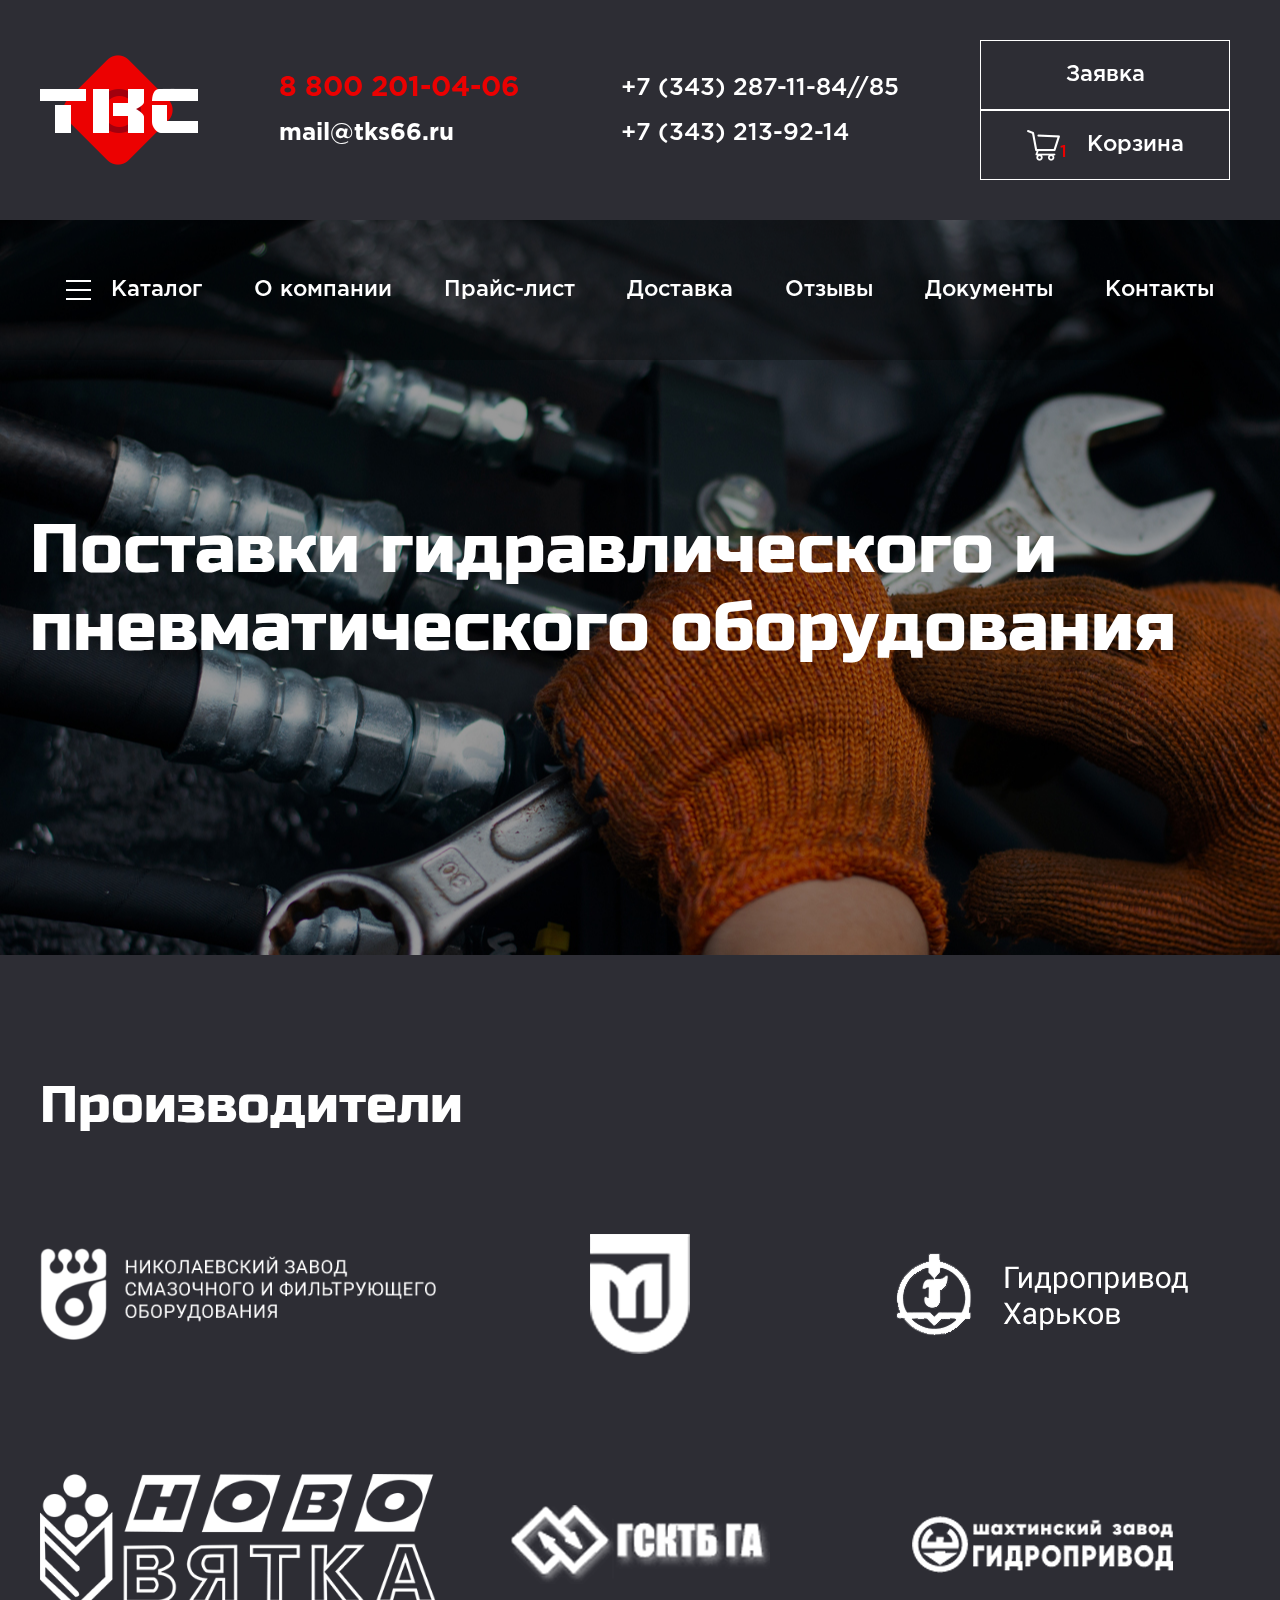
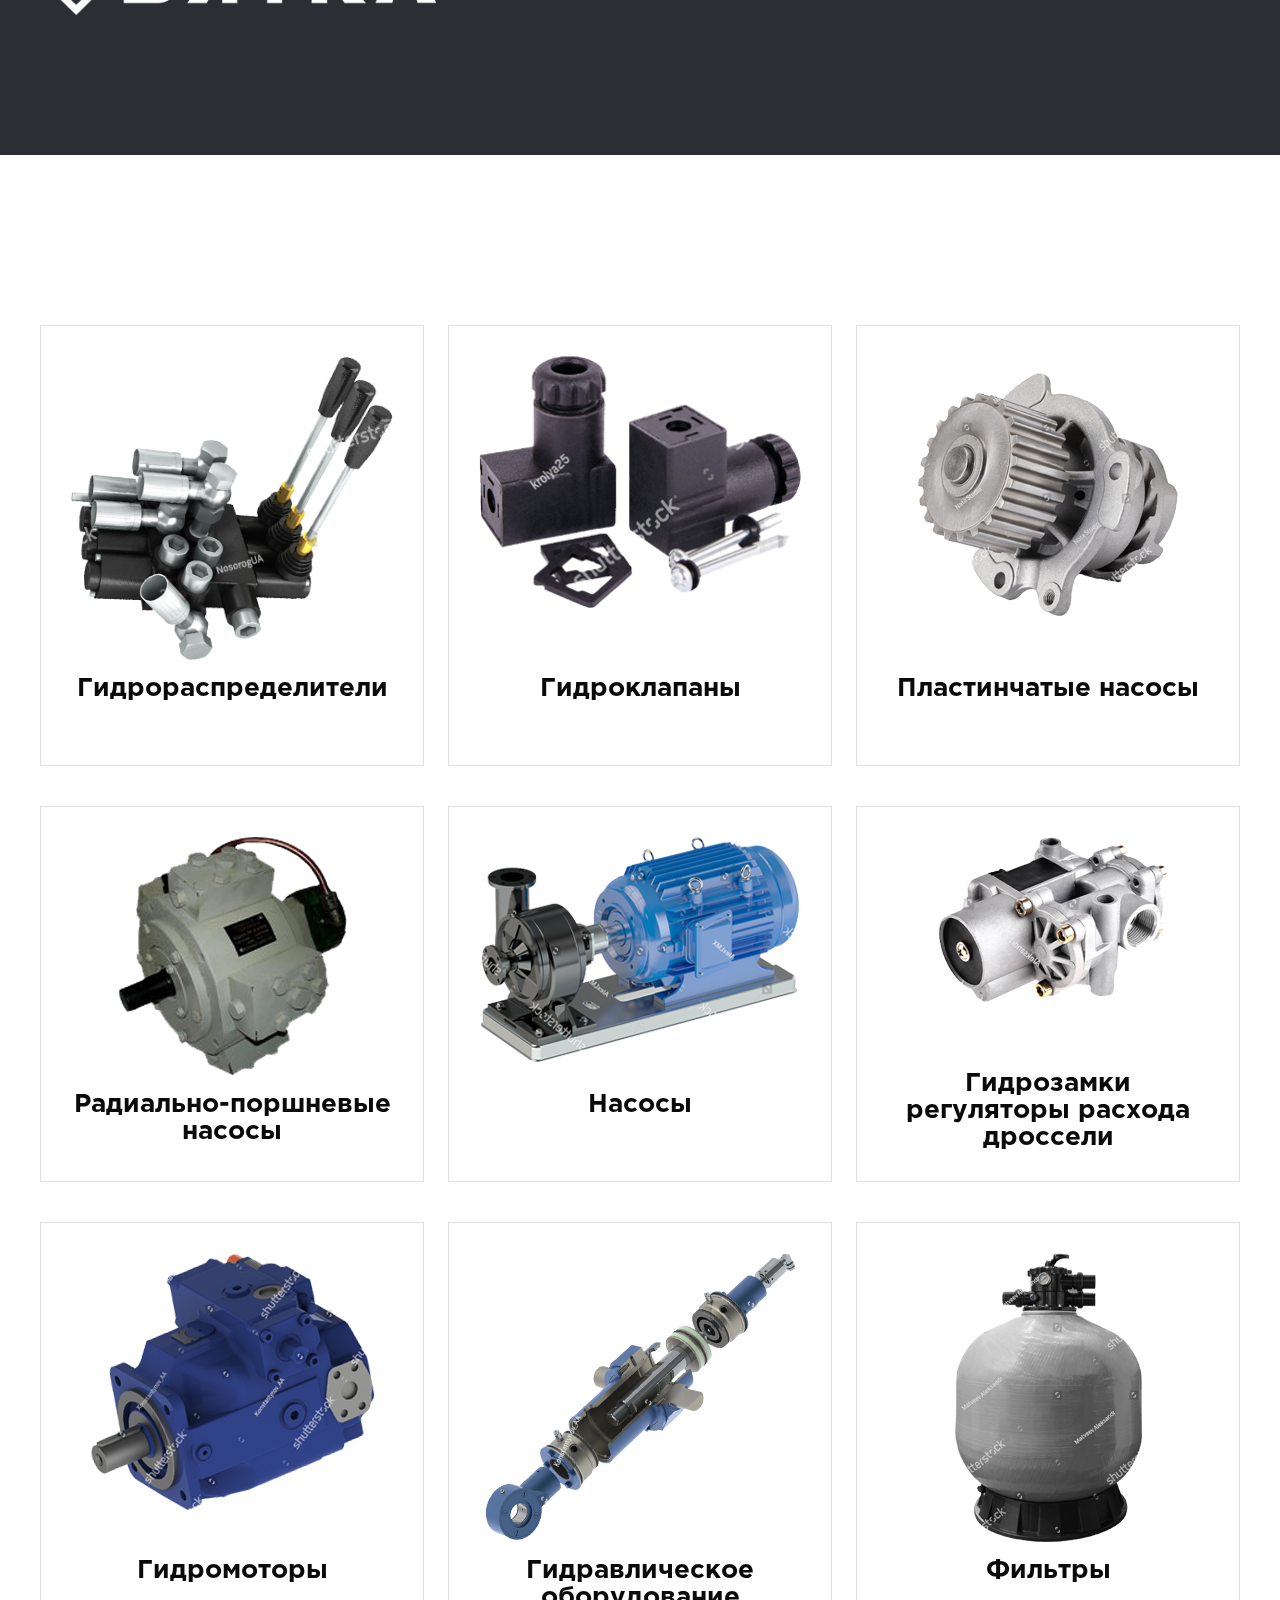
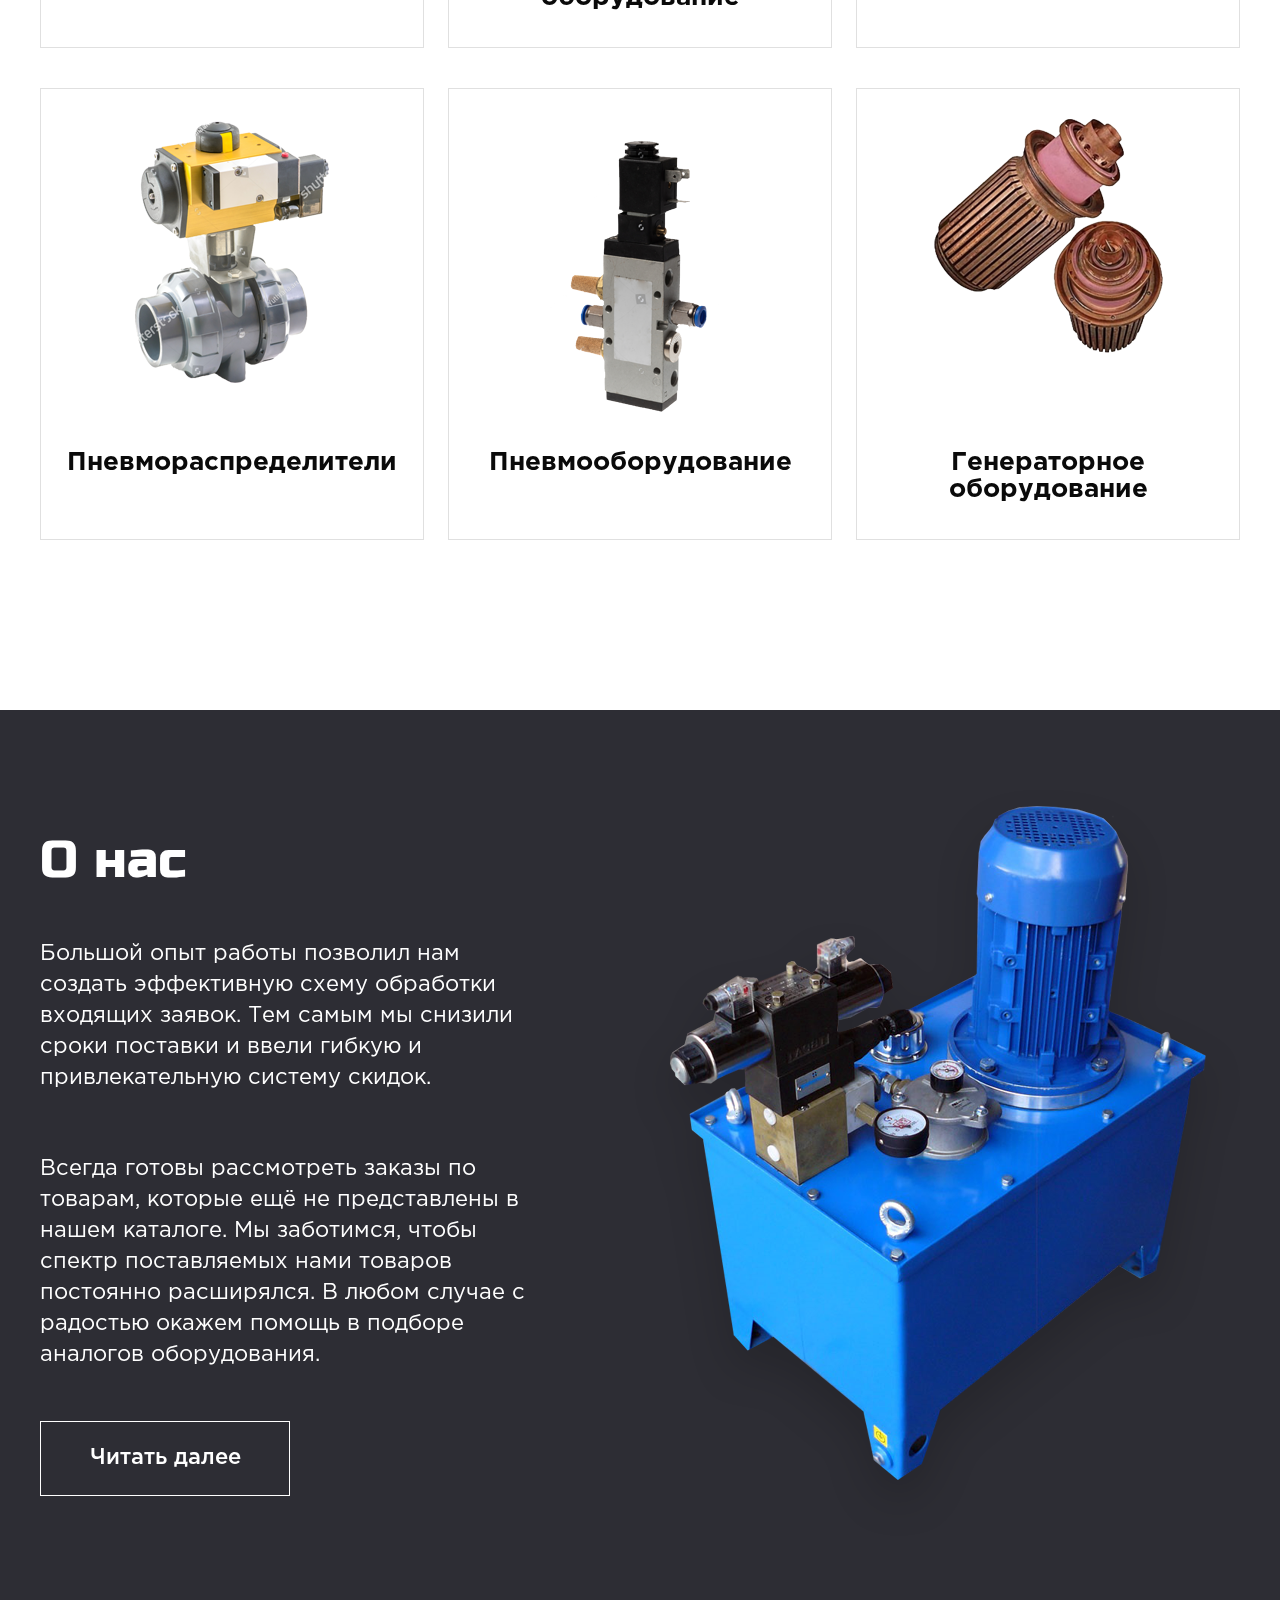
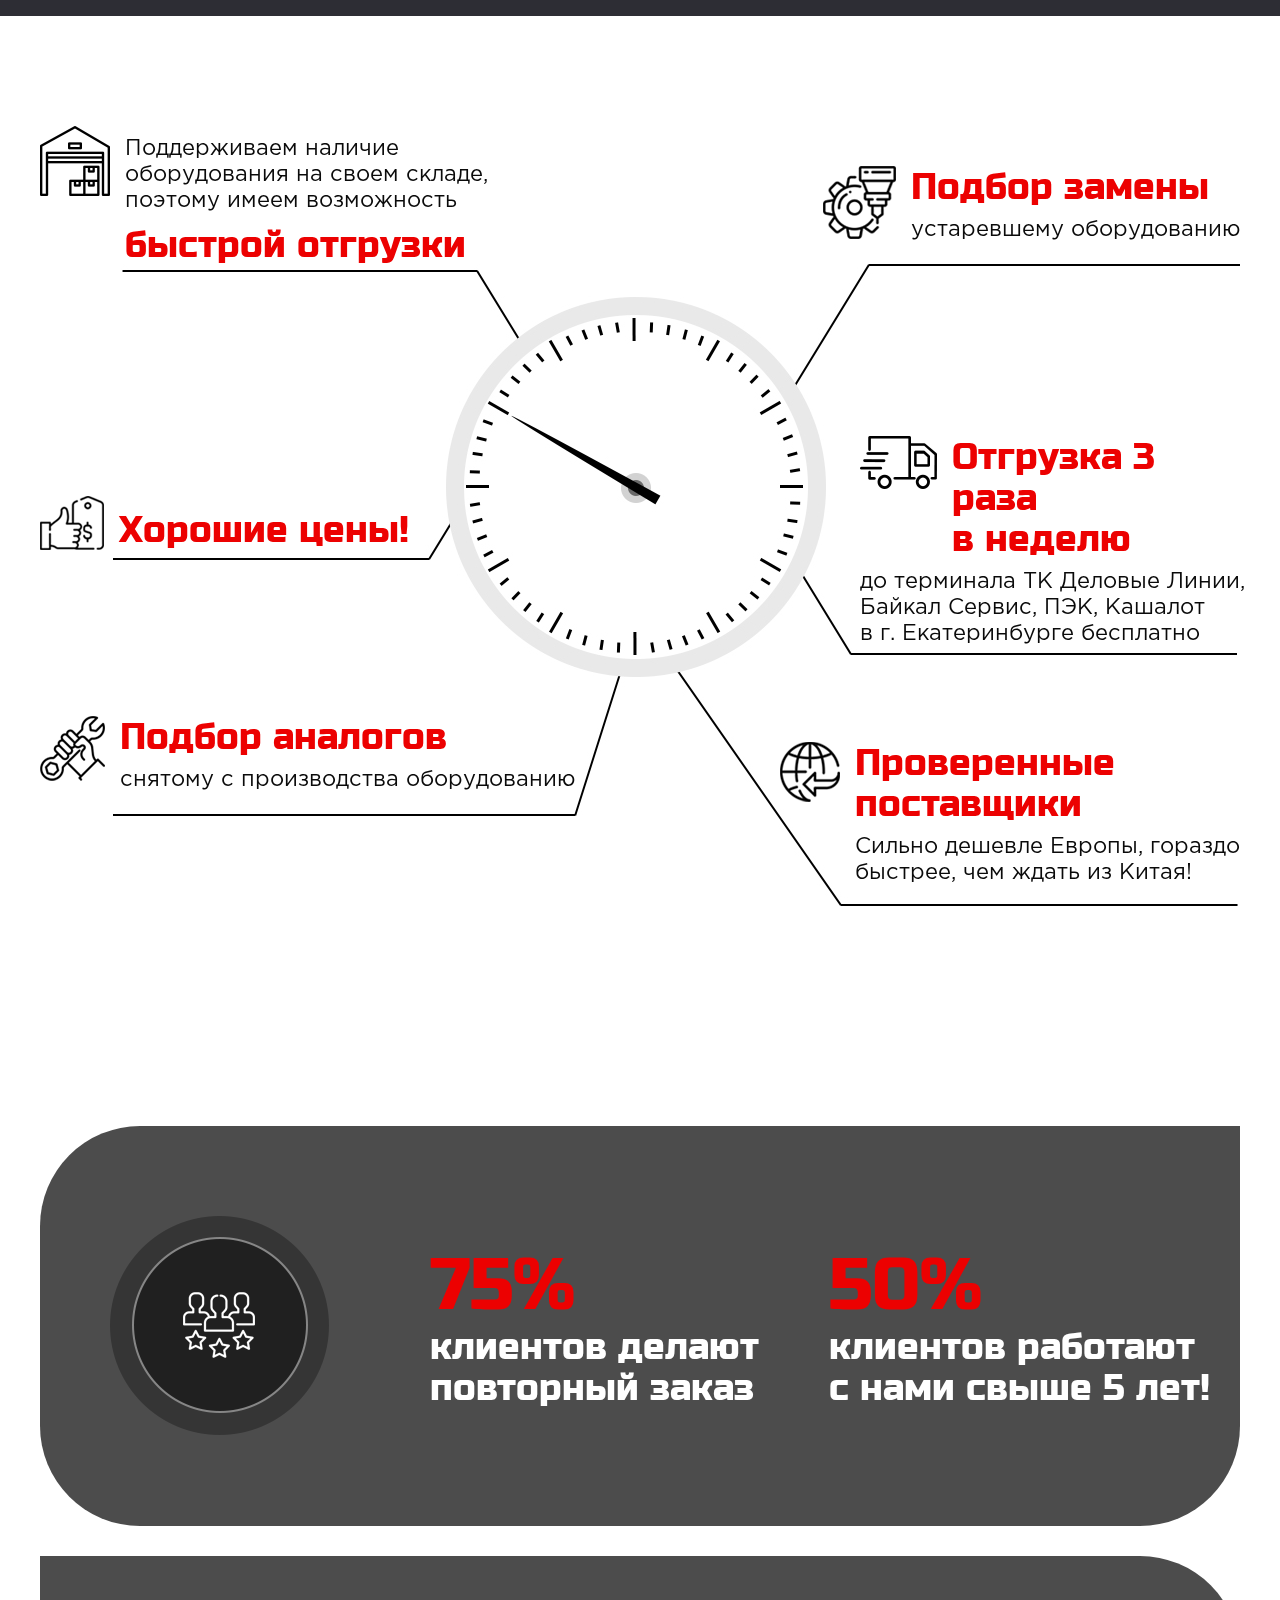
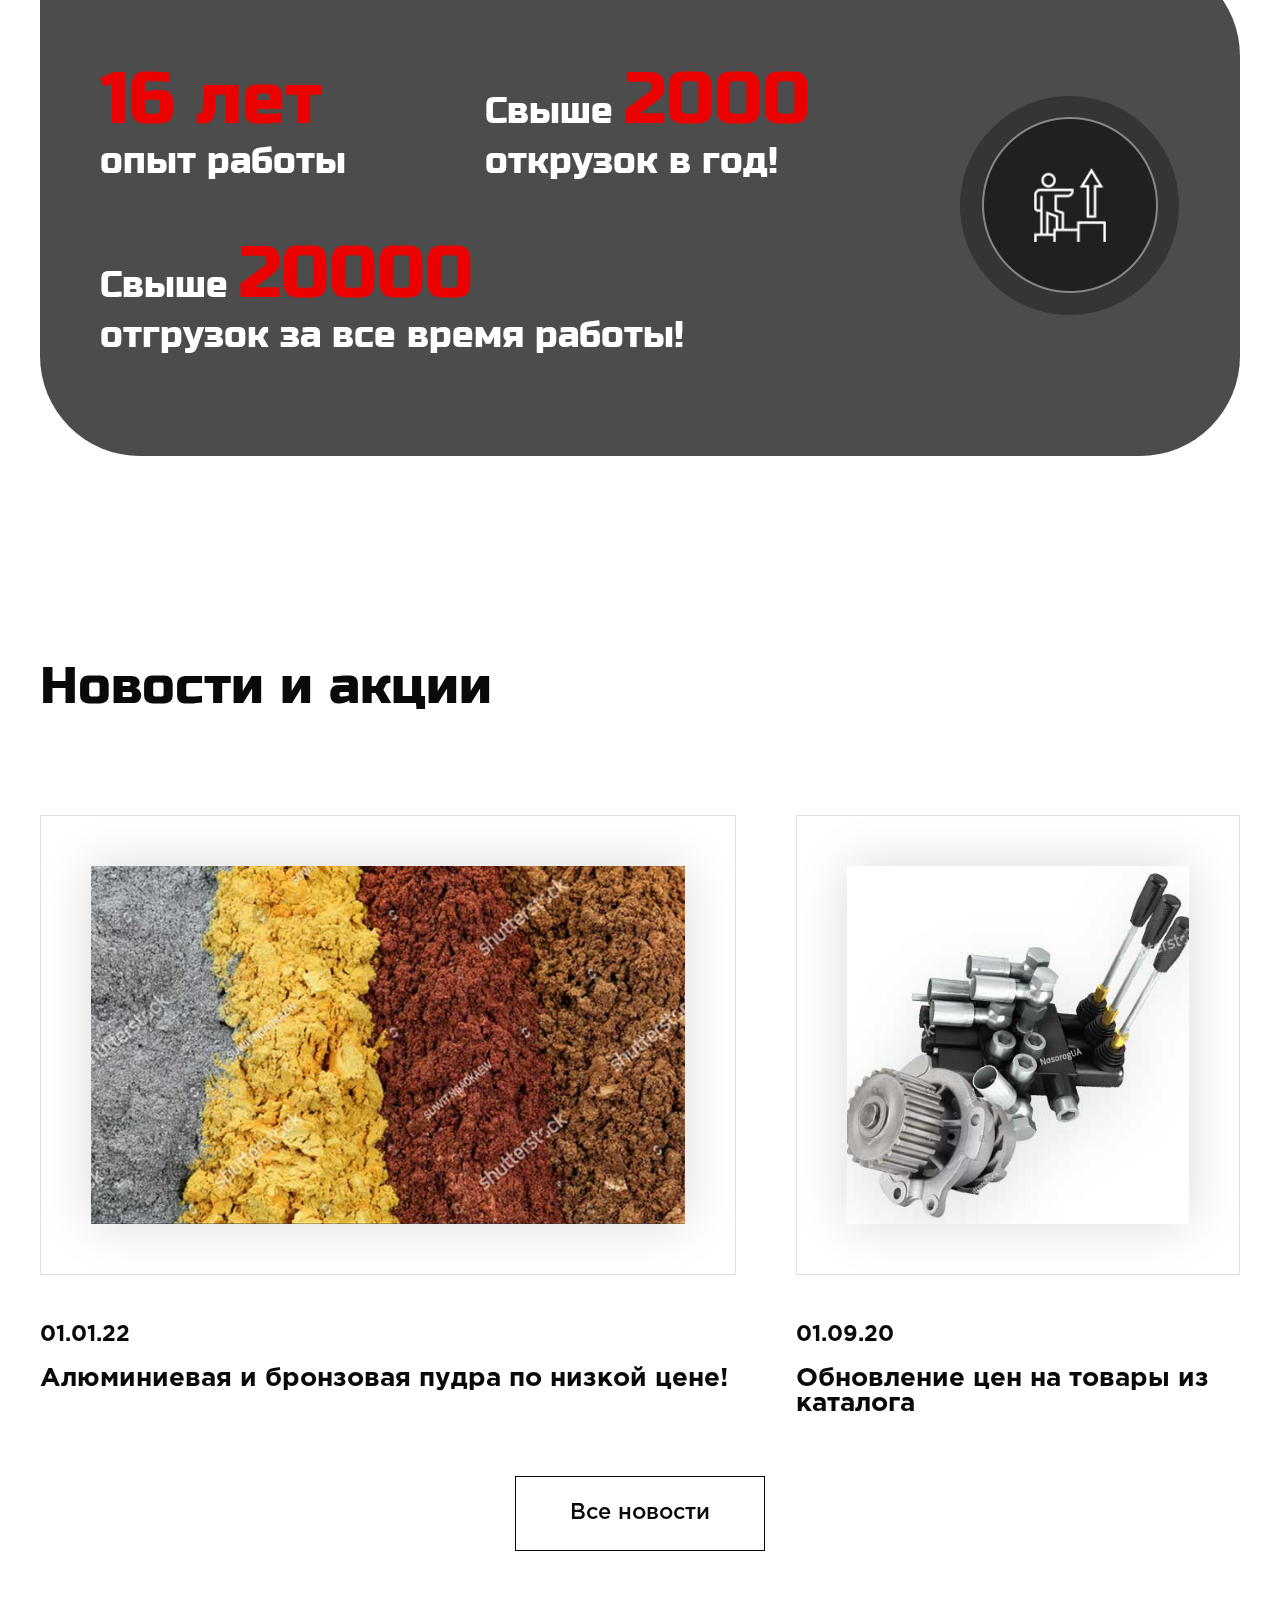
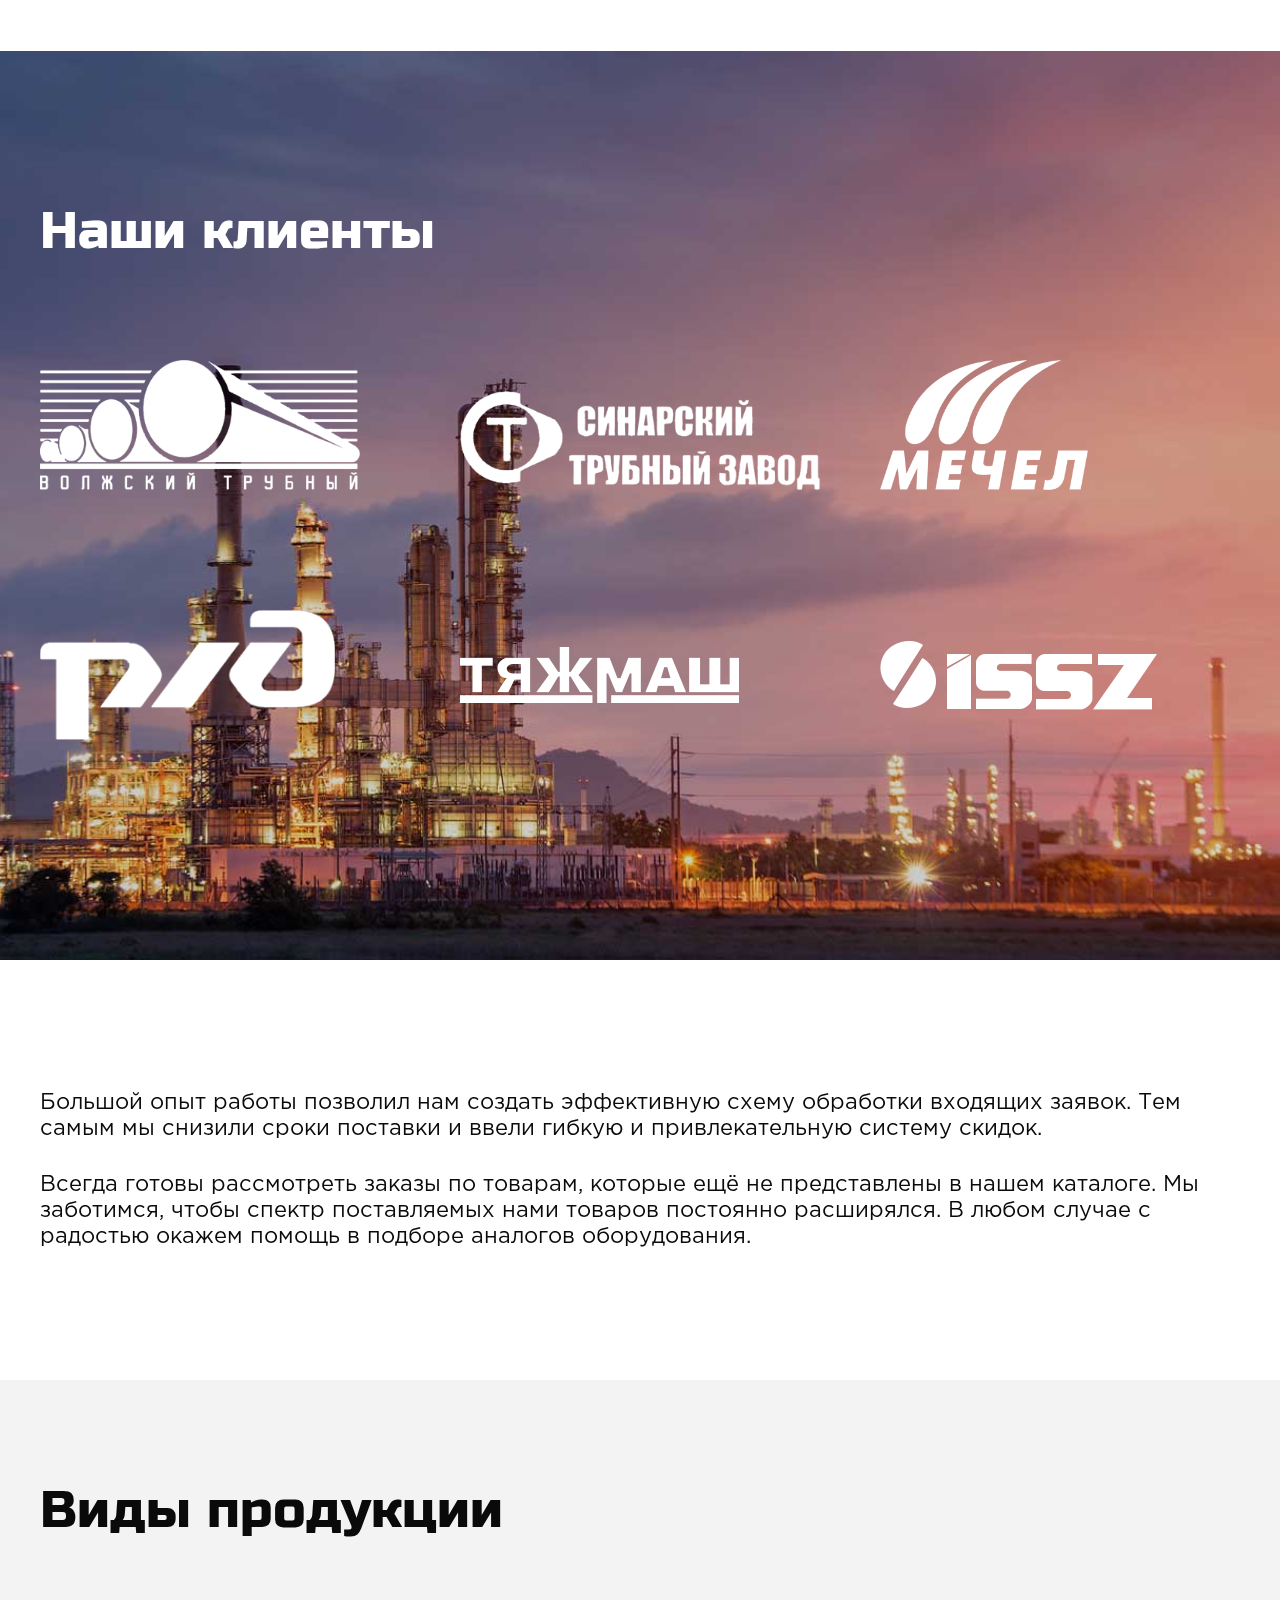
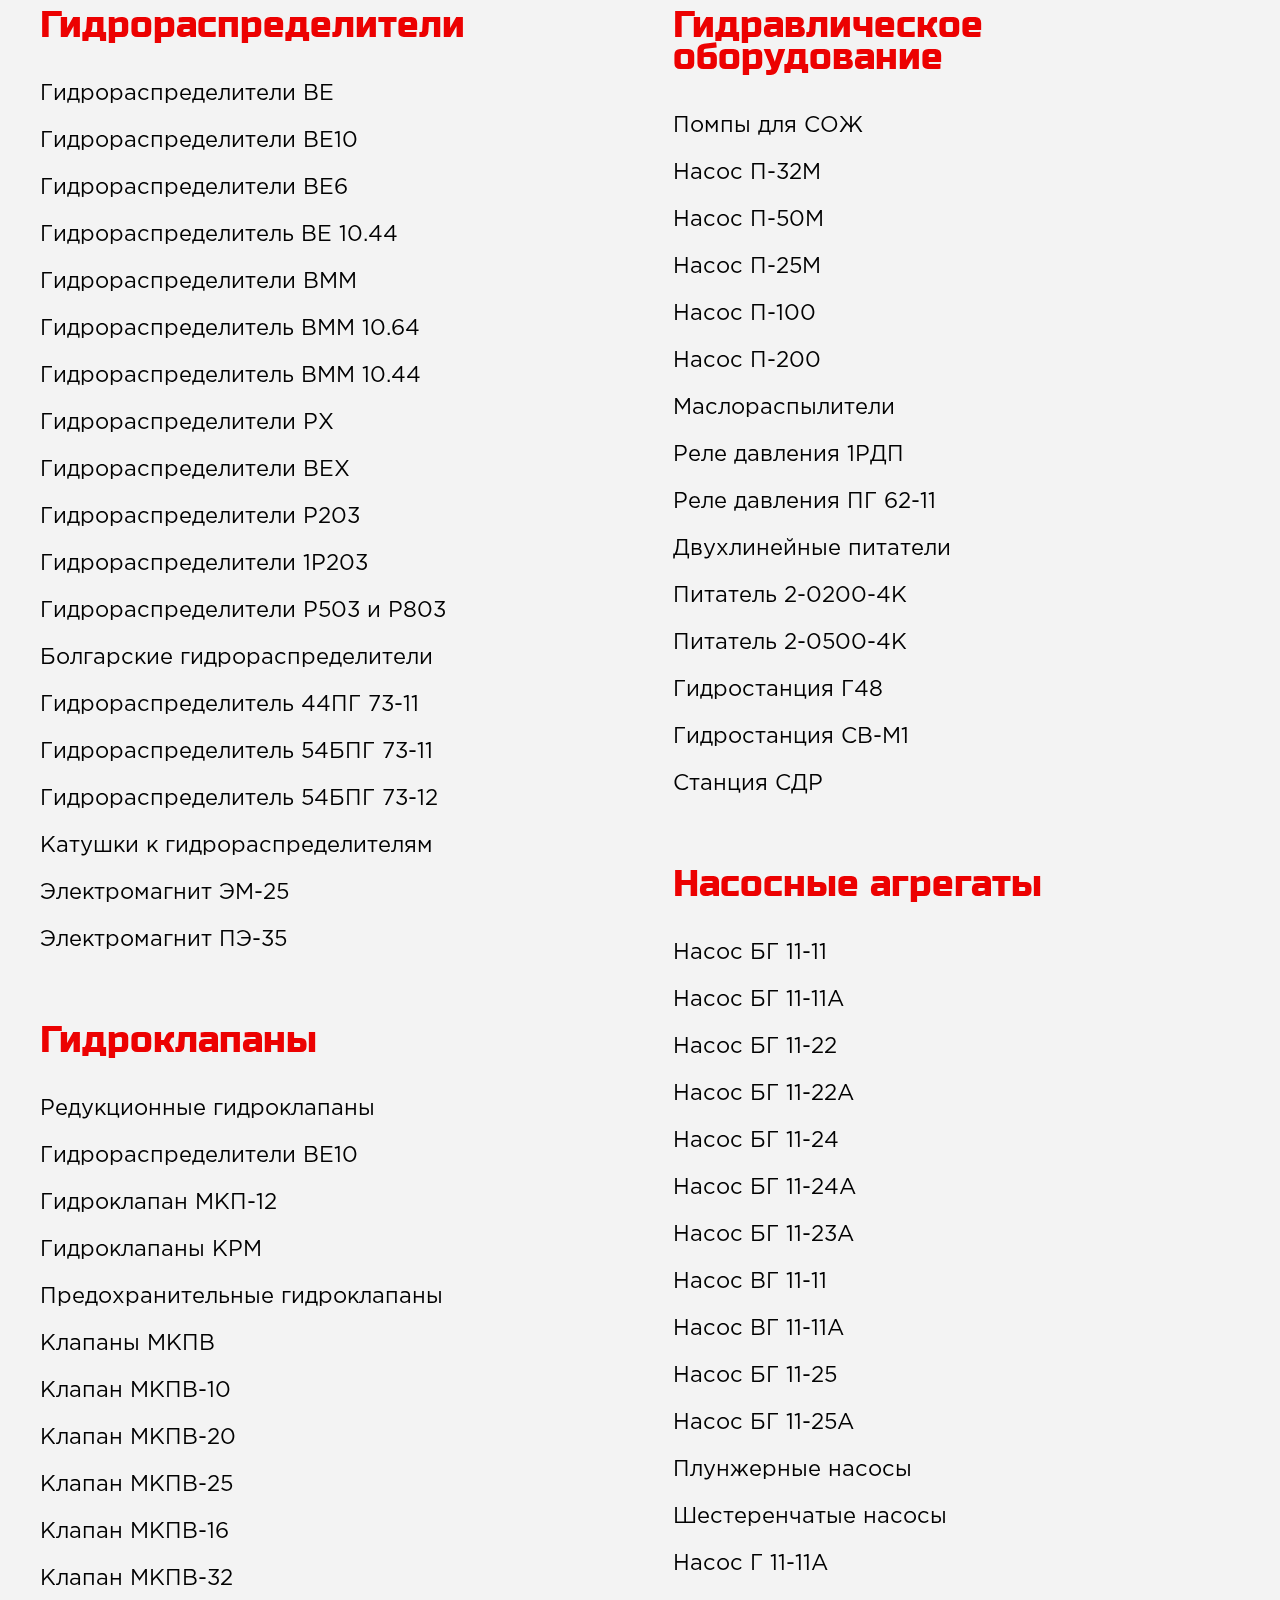
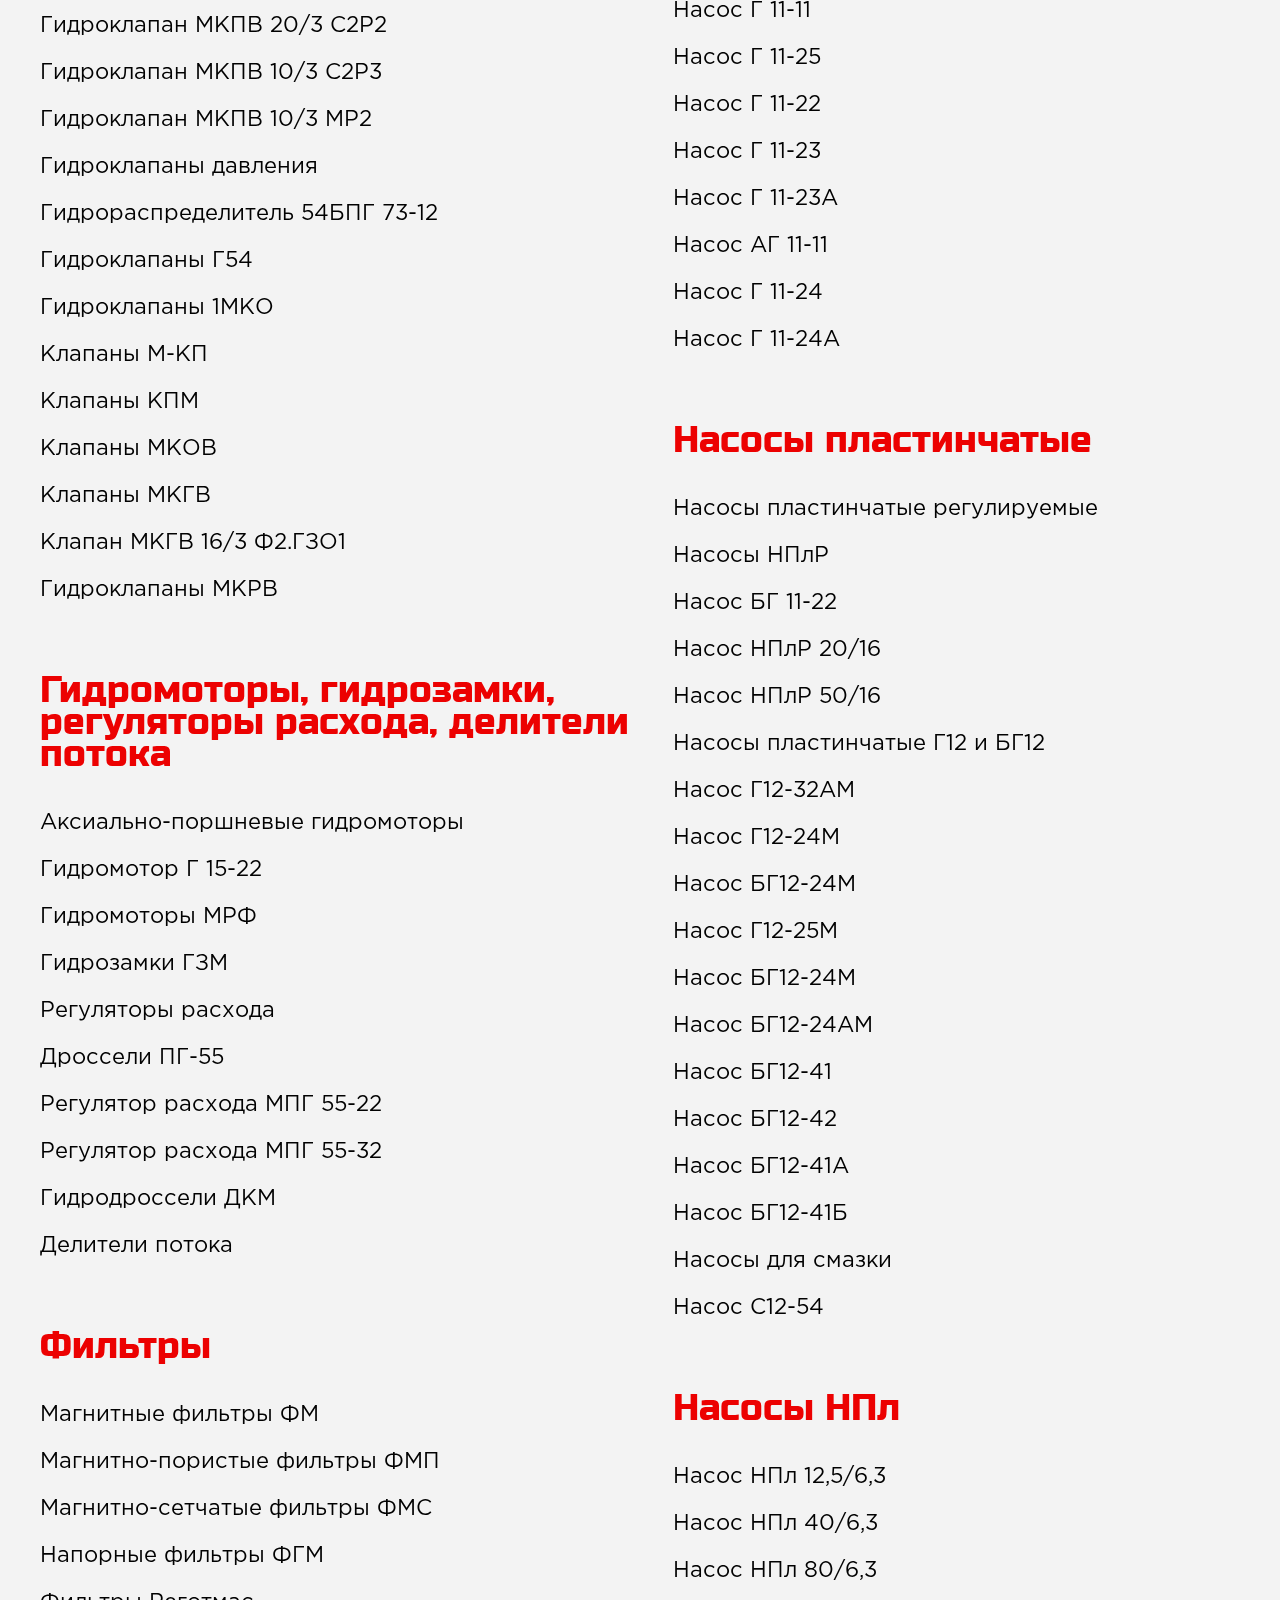
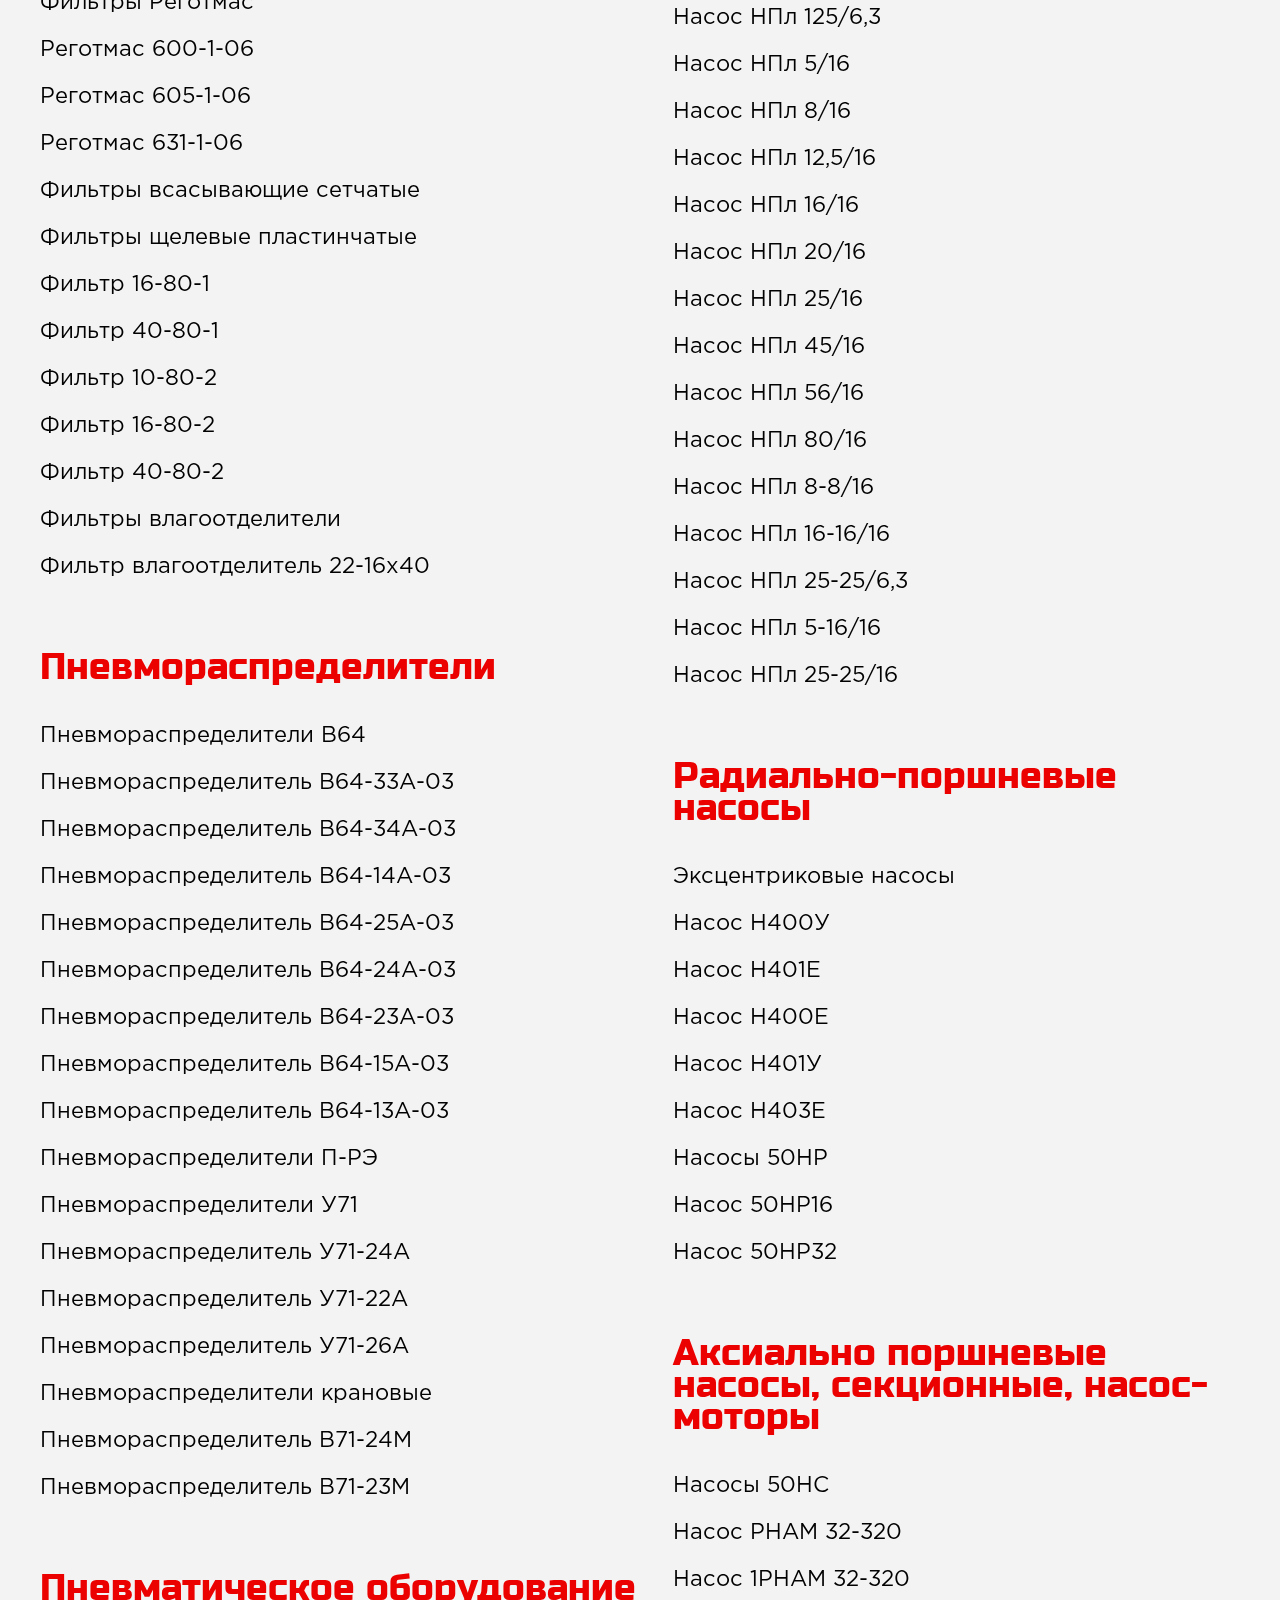
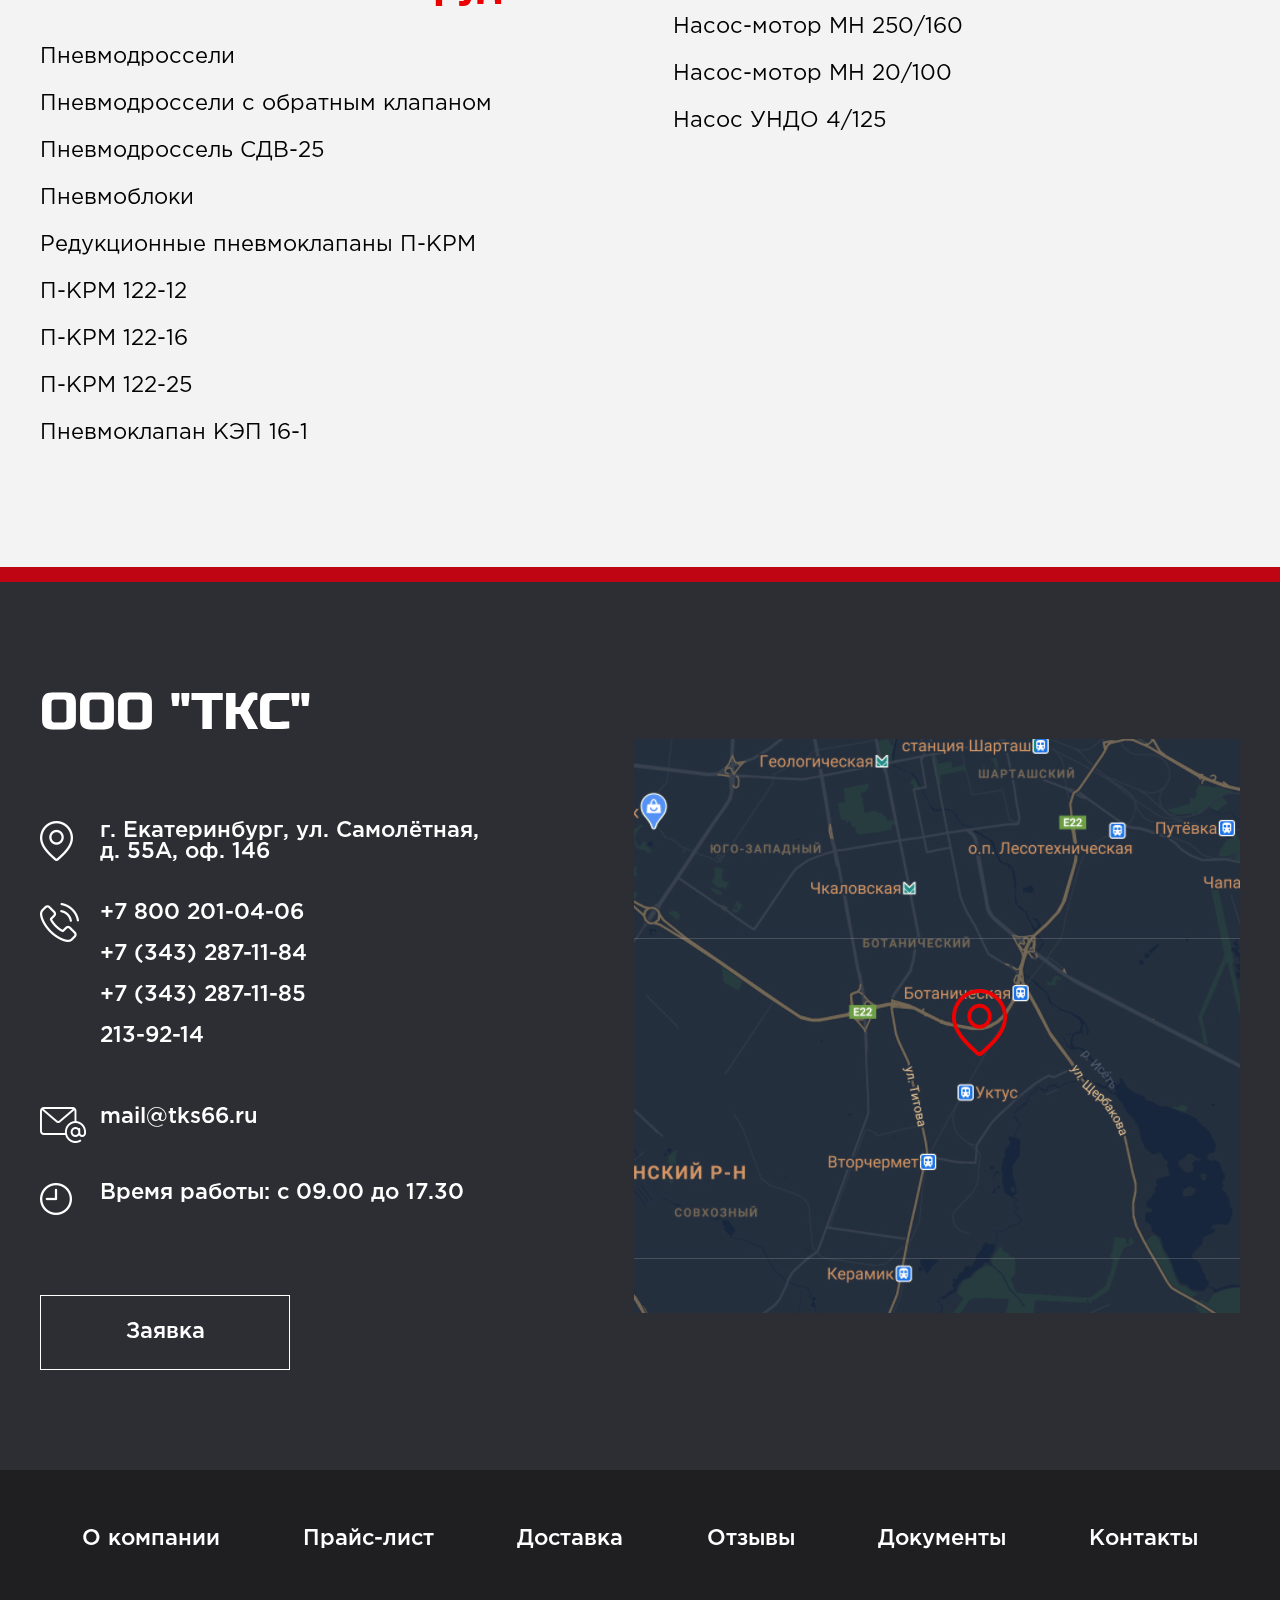
<file: index.html>
<!DOCTYPE html>
<html>
<head>
	<meta charset="utf-8">
	<meta name="viewport" content="width=device-width, initial-scale=1, maximum-scale=1">
	<link rel="shortcut icon" href="img/favicon.png" type="image/png">
	<script src="https://ajax.googleapis.com/ajax/libs/jquery/3.3.1/jquery.min.js"></script>
	<script type="text/javascript" src="js/jquery.maskedinput.js"></script>
	<script type="text/javascript" src="js/jquery.fancybox.min.js"></script>
	<script type="text/javascript" src="js/swiper.min.js"></script>
	<script type="text/javascript" src="js/script.js"></script>
	<link rel="stylesheet" type="text/css" href="css/jquery.fancybox.min.css">
	<link rel="stylesheet" type="text/css" href="css/swiper.min.css">
	<link href="style.css" type="text/css" rel="stylesheet" />
</head>
<body>
	<div class="site row"> 
		<header>
			<div class="main_width">
				<div class="header">
					<a class="logo" href="/"><img src="img/logo.png" /></a>
					<div class="header_info">
						<a class="main_phone" href="tel:8 800 201-04-06">8 800 201-04-06</a>
						<a class="mail" href="mailto:mail@tks66.ru">mail@tks66.ru</a>
					</div>
					<div class="header_phones">
						<a href="tel:+7 (343) 287-11-84">+7 (343) 287-11-84//85</a>
						<a href="tel:+7 (343) 213-92-14">+7 (343) 213-92-14</a>
					</div>
					<div class="header_controls shown"> <!-- класс shown проставляется при добавлении товара в корзину -->
						<a class="btn order_link" data-fancybox data-src="#order" href="javascript:;">Заявка</a>
						<a class="btn basket_link" href="/cart"><span><img src="img/cart_ico.png" /><sub>1</sub></span><span>Корзина</span></a>
					</div>					
				</div>
			</div>
		</header>
		<div class="main_nav">
			<div class="main_width">
				<div class="nav">
					<a class="catalog_link"><span><span></span><span></span><span></span></span>Каталог</a>    
					<a class="nav_link"><span><span></span><span></span><span></span></span>Меню</a>                                                         
					<a href="">О компании</a>
					<a href="">Прайс-лист</a>
					<a href="">Доставка</a>
					<a href="">Отзывы</a>
					<a href="">Документы</a>
					<a href="">Контакты</a>
				</div>
				<div class="main_products">
					<div class="products_list">
						<ul>
							<li><a href="">Гидрораспределители</a></li>
							<li><a href="">Гидроклапаны</a></li>
							<li><a href="">Гидромоторы, гидрозамки, регуляторы расхода, делители потока</a></li>
							<li><a href="">Пневмораспределители</a></li>
							<li><a href="">Радиально-поршневые насосы</a></li>
							<li><a href="">Пневматическое оборудование</a></li>
						</ul>
						<ul>
							<li><a href="">Гидравлическое оборудование</a></li>
							<li><a href="">Насосные агрегаты</a></li>
							<li><a href="">Насосы пластинчатые</a></li>
							<li><a href="">Фильтры</a></li>
							<li><a href="">Насосы НПл</a></li>
							<li><a href="">Аксиально поршневые насосы, секционные, насос-моторы</a></li>
						</ul> 
					</div>	
				</div>
			</div>	
		</div>
		<section class="main_cover slider">
			<div class="swiper-wrapper">
				<div class="swiper-slide" style="background-image:url(img/slide.jpg);">	
					<div class="main_width slider_text">
						Поставки гидравлического 
							и пневматического оборудования
					</div>
				</div>
			</div>
		</section>
		<section class="manufacturers">
			<div class="main_width">
				<h1>Производители</h1>
				<ul>
					<li>
						<a href=""><img src="img/manufacturer_1.png" /></a>
					</li>
					<li>
						<a href=""><img src="img/manufacturer_2.png" /></a>
					</li>
					<li>
						<a href=""><img src="img/manufacturer_3.png" /></a>
					</li>
					<li>
						<a href=""><img src="img/manufacturer_4.png" /></a>
					</li>
					<li>
						<a href=""><img src="img/manufacturer_5.png" /></a>
					</li>
					<li>
						<a href=""><img src="img/manufacturer_6.png" /></a>
					</li>
			</div>
		</section>
		<section class="main_categories">
			<div class="main_width">
				<ul>
					<li>
						<a href="">
							<img src="img/categorie_1.png" />
							<div>Гидрораспределители</div>
						</a>
					</li>
					<li>
						<a href="">
							<img src="img/categorie_2.png" />
							<div>Гидроклапаны</div>
						</a>	
					</li>
					<li>
						<a href="">
							<img src="img/categorie_3.png" />
							<div>Пластинчатые насосы</div>
						</a>	
					</li>
					<li>
						<a href="">
							<img src="img/categorie_4.png" />
							<div>Радиально-поршневые	насосы</div>
						</a>	
					</li>
					<li>
						<a href="">
							<img src="img/categorie_5.png" />
							<div>Насосы</div>
						</a>	
					</li>
					<li>
						<a href="">
							<img src="img/categorie_6.png" />
							<div>Гидрозамки	регуляторы расхода дроссели</div>
						</a>	
					</li>
					<li>
						<a href="">
							<img src="img/categorie_7.png" />
							<div>Гидромоторы</div>
						</a>	
					</li>
					<li>
						<a href="">
							<img src="img/categorie_8.png" />
							<div>Гидравлическое оборудование</div>
						</a>	
					</li>
					<li>
						<a href="">
							<img src="img/categorie_9.png" />
							<div>Фильтры</div>
						</a>	
					</li>
					<li>
						<a href="">
							<img src="img/categorie_10.png" />
							<div>Пневмораспределители</div>
						</a>	
					</li>
					<li>
						<a href="">
							<img src="img/categorie_11.png" />
							<div>Пневмооборудование</div>
						</a>	
					</li>
					<li>
						<a href="">
							<img src="img/categorie_12.png" />
							<div>Генераторное	оборудование</div>
						</a>	
					</li>
				</ul>
			</div>
		</section>
		<section class="main_about">
			<div class="main_width">
				<div class="about">
					<div>
						<h1>О нас</h1>
						<p>Большой опыт работы позволил нам создать эффективную схему обработки входящих заявок. Тем самым мы снизили сроки поставки и ввели гибкую и привлекательную систему скидок.</p>
						<p>Всегда готовы рассмотреть заказы по товарам, которые ещё не представлены в нашем каталоге. Мы заботимся, чтобы спектр поставляемых нами товаров постоянно расширялся. В любом случае с радостью окажем помощь в подборе аналогов оборудования.</p>
						<a href="" class="btn">Читать далее</a>
					</div>
					<div><img src="img/about_img.png" /></div>
				</div>
			</div>
		</section>
		<section class="main_infographic">
			<div class="main_width">
				<div class="infographic_block">
					<div class="h1">Наши преимущества</div>
					<div class="infographic_1">
						<div><img src="img/infographic_ico_1.png" /></div>
						<div>
							<p>Поддерживаем наличие <br/>оборудования на своем складе, <br/>поэтому  имеем  возможность</p>
							<b>быстрой отгрузки</b>
						</div>
					</div>
					<div class="infographic_2">
						<div><img src="img/infographic_ico_2.png" /></div>
						<div>
							<b>Хорошие цены!</b>
						</div>
					</div>
					<div class="infographic_3">
						<div><img src="img/infographic_ico_3.png" /></div>
						<div>
							<b>Подбор аналогов</b>
							<p>снятому с производства оборудованию</p>				
						</div>
					</div>
					<div class="infographic_4">
						<div><img src="img/infographic_ico_4.png" /></div>
						<div>
							<b>Подбор замены</b>
							<p>устаревшему оборудованию</p>
						</div>
					</div>
					<div class="infographic_5">
						<div>
							<div><img src="img/infographic_ico_5.png" /><b>Отгрузка 3 <br/>раза <br/>в неделю</b></div>
							<p>до терминала ТК  Деловые Линии, <br/> Байкал Сервис, ПЭК, Кашалот <br/> в г. Екатеринбурге бесплатно</p>
						</div>
					</div>
					<div class="infographic_6">
						<div><img src="img/infographic_ico_6.png" /></div>
						<div>
							<b>Проверенные <br/>поставщики</b>
							<p>Сильно дешевле Европы, гораздо<br/>быстрее, чем ждать из Китая!</p>
						</div>
					</div>
				</div>
			</div>
		</section>
		<section class="main_digits">
			<div class="main_width">
					<div class="digits_block digits_block_1">
						<div class="digits_block_ico"><img src="img/digits_ico_1.png" /></div>
						<div class="digits_block_text">
							<div>
								<span>75%</span><br/>
								клиентов делают <br/>повторный заказ
							</div>
							<div>
								<span>50%</span><br/>
								клиентов работают <br/>с нами свыше 5 лет!
							</div>
						</div>
					</div>
					<div class="digits_block digits_block_2">
						<div class="digits_block_text">
							<div>
								<span>16 лет</span><br/>
								опыт работы
							</div>
							<div>
								Свыше <span>2000</span><br/>
								открузок в год!
							</div>
							<div>
								Свыше <span>20000</span><br/>
								отгрузок за все время работы!
							</div>
						</div>
						<div class="digits_block_ico"><img src="img/digits_ico_2.png" /></div>
					</div>
			</div>
		</section>
		<section class="main_news">
			<div class="main_width">
					<h1>Новости и акции</h1>
					<div class="news_list">
						<div class="news_item">
							<div class="news_img"><div><div style="background-image: url(img/news_img_1.jpg);"></div></div></div>
							<div class="news_date">01.01.22</div>
							<a class="news_title" href="">Алюминиевая и бронзовая пудра по низкой цене!</a>
						</div>
						<div class="news_item">
							<div class="news_img"><div><div style="background-image: url(img/news_img_2.jpg);"></div></div></div>
							<div class="news_date">01.09.20</div>
							<a class="news_title" href="">Обновление цен на товары	из каталога</a>
						</div>
					</div>	
					<a class="btn" href="">Все новости</a>
			</div>
		</section>
		<section class="main_clients">
			<div class="main_width">
				<div class="h1">Наши клиенты</div>
				<ul>
					<li>
						<a href=""><img src="img/client_1.png" /></a>
					</li>
					<li>
						<a href=""><img src="img/client_2.png" /></a>
					</li>
					<li>
						<a href=""><img src="img/client_3.png" /></a>
					</li>
					<li>
						<a href=""><img src="img/client_4.png" /></a>
					</li>
					<li>
						<a href=""><img src="img/client_5.png" /></a>
					</li>
					<li>
						<a href=""><img src="img/client_6.png" /></a>
					</li>
				</ul>
			</div>
		</section>
		<section>
			<div class="main_width">
				<p>Большой опыт работы позволил нам создать эффективную схему обработки входящих заявок. Тем самым мы снизили сроки поставки и ввели гибкую и привлекательную систему скидок.</p>
				<p>Всегда готовы рассмотреть заказы по товарам, которые ещё не представлены в нашем каталоге. Мы заботимся, чтобы спектр поставляемых нами товаров постоянно расширялся. В любом случае с радостью окажем помощь в подборе аналогов оборудования.</p>
			</div>
		</section>
		<section class="products">
			<div class="main_width">
				<div class="h1">Виды продукции</div>
				<div class="products_list">
					<div>
						<div class="h2"><a href="">Гидрораспределители</a></div>
						<ul>
							<li><a href="">Гидрораспределители ВЕ</a></li>
							<li><a href="">Гидрораспределители ВЕ10</a></li>
							<li><a href="">Гидрораспределители ВЕ6</a></li>
							<li><a href="">Гидрораспределитель ВЕ 10.44</a></li>
							<li><a href="">Гидрораспределители ВММ</a></li>
							<li><a href="">Гидрораспределитель ВММ 10.64</a></li>
							<li><a href="">Гидрораспределитель ВММ 10.44</a></li>
							<li><a href="">Гидрораспределители РХ</a></li>
							<li><a href="">Гидрораспределители ВЕХ</a></li>
							<li><a href="">Гидрораспределители Р203</a></li>
							<li><a href="">Гидрораспределители 1Р203</a></li>
							<li><a href="">Гидрораспределители Р503 и Р803</a></li>
							<li><a href="">Болгарские гидрораспределители</a></li>
							<li><a href="">Гидрораспределитель 44ПГ 73-11</a></li>
							<li><a href="">Гидрораспределитель 54БПГ 73-11</a></li>
							<li><a href="">Гидрораспределитель 54БПГ 73-12</a></li>
							<li><a href="">Катушки к гидрораспределителям</a></li>
							<li><a href="">Электромагнит ЭМ-25</a></li>
							<li><a href="">Электромагнит ПЭ-35</a></li>
						</ul>
						<div class="h2"><a href="">Гидроклапаны</a></div>
						<ul>
							<li><a href="">Редукционные гидроклапаны</a></li>
							<li><a href="">Гидрораспределители ВЕ10</a></li>
							<li><a href="">Гидроклапан МКП-12</a></li>
							<li><a href="">Гидроклапаны КРМ</a></li>
							<li><a href="">Предохранительные гидроклапаны</a></li>
							<li><a href="">Клапаны МКПВ</a></li>
							<li><a href="">Клапан МКПВ-10</a></li>
							<li><a href="">Клапан МКПВ-20</a></li>
							<li><a href="">Клапан МКПВ-25</a></li>
							<li><a href="">Клапан МКПВ-16</a></li>
							<li><a href="">Клапан МКПВ-32</a></li>
							<li><a href="">Гидроклапан МКПВ 20/3 С2Р2</a></li>
							<li><a href="">Гидроклапан МКПВ 10/3 С2Р3</a></li>
							<li><a href="">Гидроклапан МКПВ 10/3 МР2</a></li>
							<li><a href="">Гидроклапаны давления</a></li>
							<li><a href="">Гидрораспределитель 54БПГ 73-12</a></li>
							<li><a href="">Гидроклапаны Г54</a></li>
							<li><a href="">Гидроклапаны 1МКО</a></li>
							<li><a href="">Клапаны М-КП</a></li>
							<li><a href="">Клапаны КПМ</a></li>
							<li><a href="">Клапаны МКОВ</a></li>
							<li><a href="">Клапаны МКГВ</a></li>
							<li><a href="">Клапан МКГВ 16/3 Ф2.ГЗО1</a></li>
							<li><a href="">Гидроклапаны МКРВ</a></li>
						</ul>
						<div class="h2"><a href="">Гидромоторы, гидрозамки,  регуляторы расхода,  делители потока</a></div>
						<ul>
							<li><a href="">Аксиально-поршневые гидромоторы</a></li>
							<li><a href="">Гидромотор Г 15-22</a></li>
							<li><a href="">Гидромоторы МРФ</a></li>
							<li><a href="">Гидрозамки ГЗМ</a></li>
							<li><a href="">Регуляторы расхода</a></li>
							<li><a href="">Дроссели ПГ-55</a></li>
							<li><a href="">Регулятор расхода МПГ 55-22</a></li>
							<li><a href="">Регулятор расхода МПГ 55-32</a></li>
							<li><a href="">Гидродроссели ДКМ</a></li>
							<li><a href="">Делители потока</a></li>
						</ul>
						<div class="h2"><a href="">Фильтры</a></div>
						<ul>
							<li><a href="">Магнитные фильтры ФМ</a></li>
							<li><a href="">Магнитно-пористые фильтры ФМП</a></li>
							<li><a href="">Магнитно-сетчатые фильтры ФМС</a></li>
							<li><a href="">Напорные фильтры ФГМ</a></li>
							<li><a href="">Фильтры Реготмас</a></li>
							<li><a href="">Реготмас 600-1-06</a></li>
							<li><a href="">Реготмас 605-1-06</a></li>
							<li><a href="">Реготмас 631-1-06</a></li>
							<li><a href="">Фильтры всасывающие сетчатые</a></li>
							<li><a href="">Фильтры щелевые пластинчатые</a></li>
							<li><a href="">Фильтр 16-80-1</a></li>
							<li><a href="">Фильтр 40-80-1</a></li>
							<li><a href="">Фильтр 10-80-2</a></li>
							<li><a href="">Фильтр 16-80-2</a></li>
							<li><a href="">Фильтр 40-80-2</a></li>
							<li><a href="">Фильтры влагоотделители</a></li>
							<li><a href="">Фильтр влагоотделитель 22-16х40</a></li>
						</ul>
						<div class="h2"><a href="">Пневмораспределители</a></div>
						<ul>
							<li><a href="">Пневмораспределители В64</a></li>
							<li><a href="">Пневмораспределитель В64-33А-03</a></li>
							<li><a href="">Пневмораспределитель В64-34А-03</a></li>
							<li><a href="">Пневмораспределитель В64-14А-03</a></li>
							<li><a href="">Пневмораспределитель В64-25А-03</a></li>
							<li><a href="">Пневмораспределитель В64-24А-03</a></li>
							<li><a href="">Пневмораспределитель В64-23А-03</a></li>
							<li><a href="">Пневмораспределитель В64-15А-03</a></li>
							<li><a href="">Пневмораспределитель В64-13А-03</a></li>
							<li><a href="">Пневмораспределители П-РЭ</a></li>
							<li><a href="">Пневмораспределители У71</a></li>
							<li><a href="">Пневмораспределитель У71-24А</a></li>
							<li><a href="">Пневмораспределитель У71-22А</a></li>
							<li><a href="">Пневмораспределитель У71-26А</a></li>
							<li><a href="">Пневмораспределители крановые</a></li>
							<li><a href="">Пневмораспределитель В71-24М</a></li>
							<li><a href="">Пневмораспределитель В71-23М</a></li>
						</ul>
						<div class="h2"><a href="">Пневматическое  оборудование</a></div>
						<ul>
							<li><a href="">Пневмодроссели</a></li>
							<li><a href="">Пневмодроссели с обратным клапаном</a></li>
							<li><a href="">Пневмодроссель СДВ-25</a></li>
							<li><a href="">Пневмоблоки</a></li>
							<li><a href="">Редукционные пневмоклапаны П-КРМ</a></li>
							<li><a href="">П-КРМ 122-12</a></li>
							<li><a href="">П-КРМ 122-16</a></li>
							<li><a href="">П-КРМ 122-25</a></li>
							<li><a href="">Пневмоклапан КЭП 16-1</a></li>
						</ul>
					</div>
					<div>
						<div class="h2"><a href="">Гидравлическое оборудование</a></div>
						<ul>
							<li><a href="">Помпы для СОЖ</a></li>
							<li><a href="">Насос П-32М</a></li>
							<li><a href="">Насос П-50М</a></li>
							<li><a href="">Насос П-25М</a></li>
							<li><a href="">Насос П-100</a></li>
							<li><a href="">Насос П-200</a></li>
							<li><a href="">Маслораспылители</a></li>
							<li><a href="">Реле давления 1РДП</a></li>
							<li><a href="">Реле давления ПГ 62-11</a></li>
							<li><a href="">Двухлинейные питатели</a></li>
							<li><a href="">Питатель 2-0200-4К</a></li>
							<li><a href="">Питатель 2-0500-4К</a></li>
							<li><a href="">Гидростанция Г48</a></li>
							<li><a href="">Гидростанция СВ-М1</a></li>
							<li><a href="">Станция СДР</a></li>
						</ul>
						<div class="h2"><a href="">Насосные агрегаты</a></div>
						<ul>
							<li><a href="">Насос БГ 11-11</a></li>
							<li><a href="">Насос БГ 11-11А</a></li>
							<li><a href="">Насос БГ 11-22</a></li>
							<li><a href="">Насос БГ 11-22А</a></li>
							<li><a href="">Насос БГ 11-24</a></li>
							<li><a href="">Насос БГ 11-24А</a></li>
							<li><a href="">Насос БГ 11-23А</a></li>
							<li><a href="">Насос ВГ 11-11</a></li>
							<li><a href="">Насос ВГ 11-11А</a></li>
							<li><a href="">Насос БГ 11-25</a></li>
							<li><a href="">Насос БГ 11-25А</a></li>
							<li><a href="">Плунжерные насосы</a></li>
							<li><a href="">Шестеренчатые насосы</a></li>
							<li><a href="">Насос Г 11-11А</a></li>
							<li><a href="">Насос Г 11-11</a></li>
							<li><a href="">Насос Г 11-25</a></li>
							<li><a href="">Насос Г 11-22</a></li>
							<li><a href="">Насос Г 11-23</a></li>
							<li><a href="">Насос Г 11-23А</a></li>
							<li><a href="">Насос АГ 11-11</a></li>
							<li><a href="">Насос Г 11-24</a></li>
							<li><a href="">Насос Г 11-24А</a></li>
						</ul>
						<div class="h2"><a href="">Насосы пластинчатые</a></div>
						<ul>
							<li><a href="">Насосы пластинчатые регулируемые</a></li>
							<li><a href="">Насосы НПлР</a></li>
							<li><a href="">Насос БГ 11-22</a></li>
							<li><a href="">Насос НПлР 20/16</a></li>
							<li><a href="">Насос НПлР 50/16</a></li>
							<li><a href="">Насосы пластинчатые Г12 и БГ12</a></li>
							<li><a href="">Насос Г12-32АМ</a></li>
							<li><a href="">Насос Г12-24М</a></li>
							<li><a href="">Насос БГ12-24М</a></li>
							<li><a href="">Насос Г12-25М</a></li>
							<li><a href="">Насос БГ12-24М</a></li>
							<li><a href="">Насос БГ12-24АМ</a></li>
							<li><a href="">Насос БГ12-41</a></li>
							<li><a href="">Насос БГ12-42</a></li>
							<li><a href="">Насос БГ12-41А</a></li>
							<li><a href="">Насос БГ12-41Б</a></li>
							<li><a href="">Насосы для смазки</a></li>
							<li><a href="">Насос С12-54</a></li>
						</ul>
						<div class="h2"><a href="">Насосы НПл</a></div>
						<ul>
							<li><a href="">Насос НПл 12,5/6,3</a></li>
							<li><a href="">Насос НПл 40/6,3</a></li>
							<li><a href="">Насос НПл 80/6,3</a></li>
							<li><a href="">Насос НПл 125/6,3</a></li>
							<li><a href="">Насос НПл 5/16</a></li>
							<li><a href="">Насос НПл 8/16</a></li>
							<li><a href="">Насос НПл 12,5/16</a></li>
							<li><a href="">Насос НПл 16/16</a></li>
							<li><a href="">Насос НПл 20/16</a></li>
							<li><a href="">Насос НПл 25/16</a></li>
							<li><a href="">Насос НПл 45/16</a></li>
							<li><a href="">Насос НПл 56/16</a></li>
							<li><a href="">Насос НПл 80/16</a></li>
							<li><a href="">Насос НПл 8-8/16</a></li>
							<li><a href="">Насос НПл 16-16/16</a></li>
							<li><a href="">Насос НПл 25-25/6,3</a></li>
							<li><a href="">Насос НПл 5-16/16</a></li>
							<li><a href="">Насос НПл 25-25/16</a></li>
						</ul>
						<div class="h2"><a href="">Радиально-поршневые насосы</a></div>
						<ul>
							<li><a href="">Эксцентриковые насосы</a></li>
							<li><a href="">Насос Н400У</a></li>
							<li><a href="">Насос Н401Е</a></li>
							<li><a href="">Насос Н400Е</a></li>
							<li><a href="">Насос Н401У</a></li>
							<li><a href="">Насос Н403Е</a></li>
							<li><a href="">Насосы 50НР</a></li>
							<li><a href="">Насос 50НР16</a></li>
							<li><a href="">Насос 50НР32</a></li>
						</ul>
						<div class="h2"><a href="">Аксиально поршневые насосы, секционные, насос-моторы</a></div>
						<ul>
							<li><a href="">Насосы 50НС</a></li>
							<li><a href="">Насос РНАМ 32-320</a></li>
							<li><a href="">Насос 1РНАМ 32-320</a></li>
							<li><a href="">Насос-мотор МН 250/160</a></li>
							<li><a href="">Насос-мотор МН 20/100</a></li>
							<li><a href="">Насос УНДО 4/125</a></li>
						</ul>
					</div>
				</div>	
			</div>
		</section>		
		<section class="main_contacts">
			<div class="main_width">
					<div class="contacts">
						<div>
							<div class="h1">ООО "ТКС"</div>
							<div class="main_info">
									<div>
										<div><img src="img/contacts_ico_1.png" /></div>
										<div>г. Екатеринбург, ул. Самолётная,<br/>д. 55А, оф. 146</div>
									</div>
									<div>
										<div><img src="img/contacts_ico_2.png" /></div>
										<div>
												<span>+7 800 201-04-06</span>
												<span>+7 (343) 287-11-84</span>
												<span>+7 (343) 287-11-85</span>
												<span>213-92-14</span>
										</div>
									</div>	
									<div>
										<div><img src="img/contacts_ico_3.png" /></div>
										<div>mail@tks66.ru</div>
									</div>
									<div>
										<div><img src="img/contacts_ico_4.png" /></div>
										<div>Время работы: с 09.00 до 17.30</div>
									</div>
							</div>
							<a class="btn order_link" data-fancybox data-src="#order" href="javascript:;">Заявка</a>
						</div>
						<div>
							<img src="img/map.jpg" />
						</div>
					</div>
			</div>
		</section>
		<div class="parallax_bg"></div>
		<footer>
			<div class="main_width">
				<div class="nav">                                                        
					<a href="">О компании</a>
					<a href="">Прайс-лист</a>
					<a href="">Доставка</a>
					<a href="">Отзывы</a>
					<a href="">Документы</a>
					<a href="">Контакты</a>
				</div>
				<div class="bottom">
					<div>©2021 ООО «ТКС»</div>
					<div><a href="">Политика конфиденциальности</a></div>
					<div><a href="">Создание и продвижение сайта - Promo.Daleran</a></div>
				</div>
			</div>
			<a class="to_top"><img src="img/to_top.png" /></a>
		</footer>
	</div>
	<!--  всплывашки -->
	<div class="popup order" style="display:none;" id="order">
		<div class="h2">Оформить заказ</div>
		<form>
      <span>Ваши Ф.И.О.</span>
			<input type="text" class="form_control" placeholder="" />
      <span>Электронная почта</span>
			<input type="text" class="form_control" placeholder="" />
      <span>Номер телефона</span>
			<input type="text" class="form_control phone_input" placeholder="" />
      <span>Комментарий</span>
			<textarea class="form_control" placeholder=""></textarea>
			<div class="checkbox_div">
				<input type="checkbox" class="checkbox" id="accepment" checked="">
				<label for="accepment">Я согласен с политикой организации по обработке персональных данных и даю согласие на их обработку</label>
			</div>
			<button type="submit" class="btn btn2">Оформить заказ</button>
		</form>
	</div>
	<div class="popup success" style="display:none;" id="success">
		<div class="h2">Товар добавлен в корзину</div>
		<div class="popup_controls">
			<a class="btn" data-fancybox-close>Продолжить</a>
			<a class="btn btn2">Оформить заказ</a>
		</div>
	</div>
	<div class="popup order_success" style="display:none;" id="order_success">
		<div class="h2">Спасибо!</div>
    <p>Наши менеджеры скоро свяжутся<br/> 
      с Вами для подтверждения заказа.
    </p>
    <a class="btn btn2" data-fancybox-close>Закрыть</a>
	</div>
</body>	
</html>
</file>
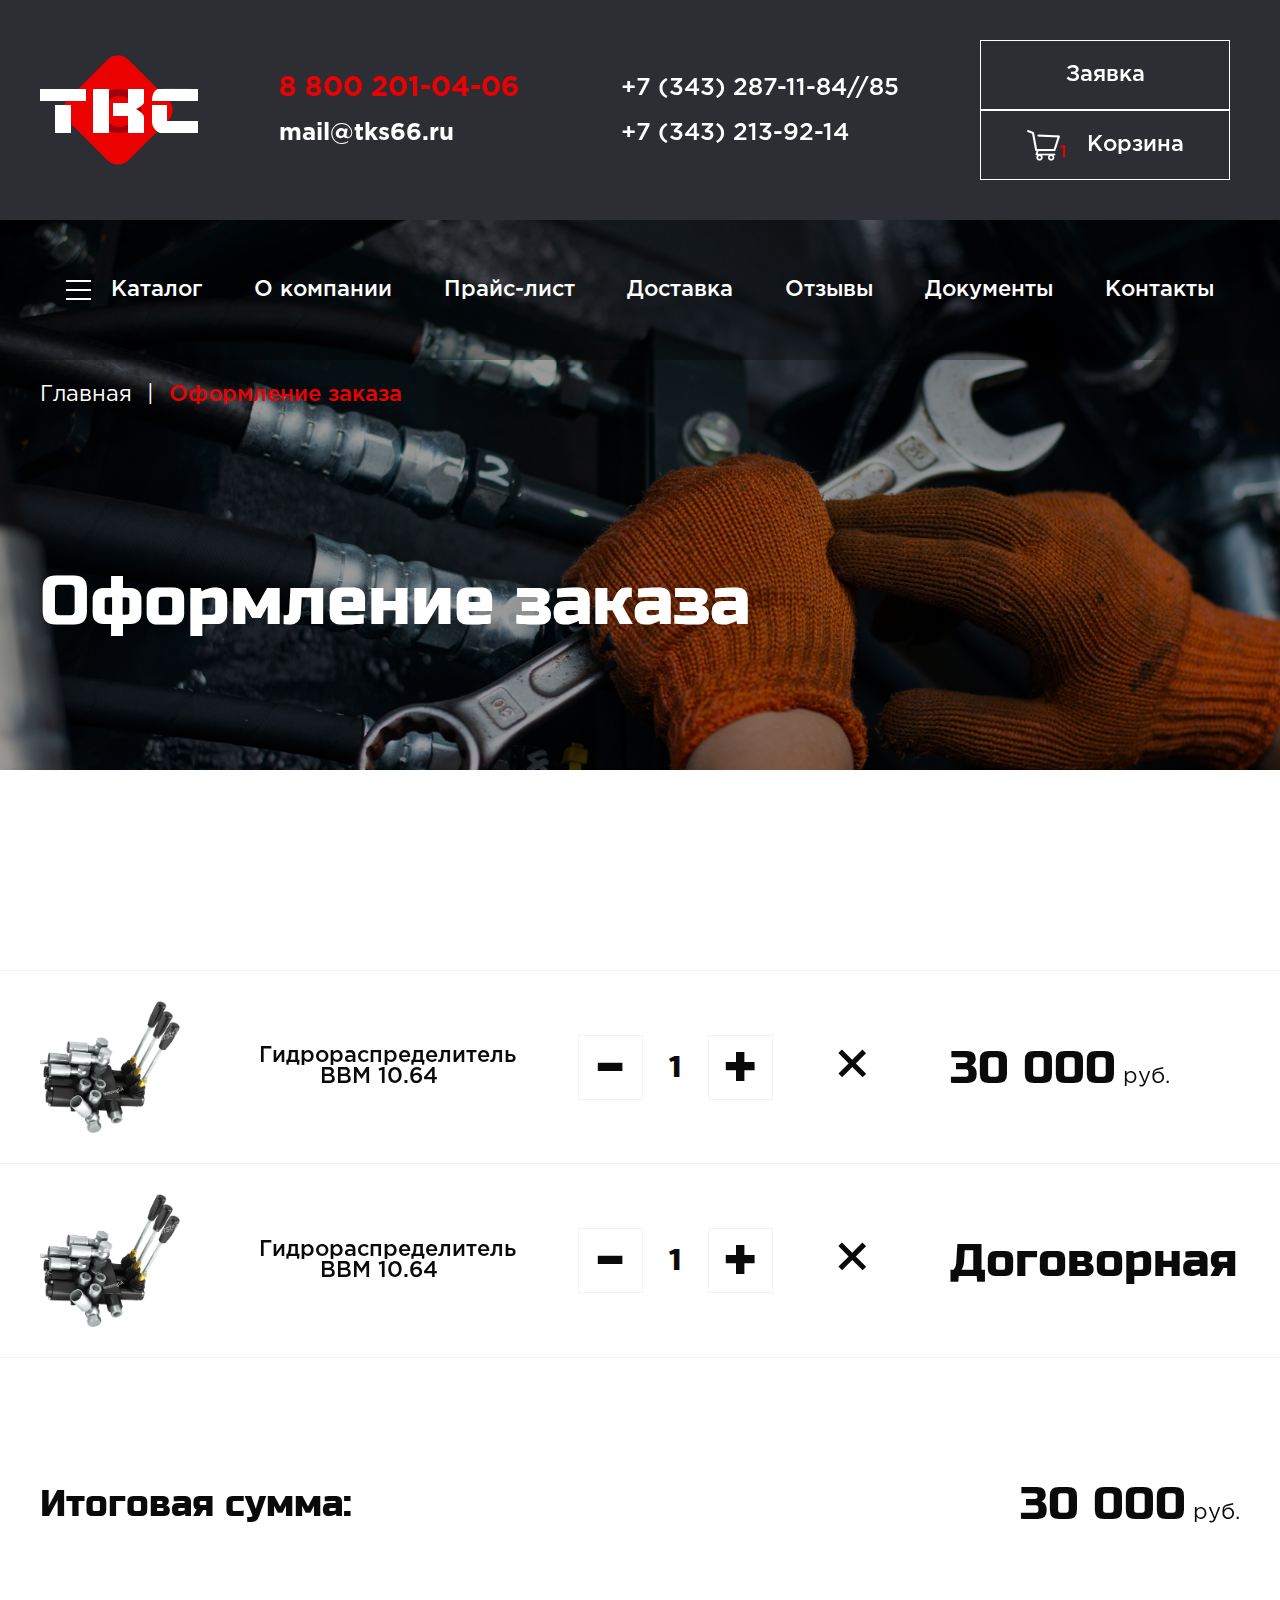
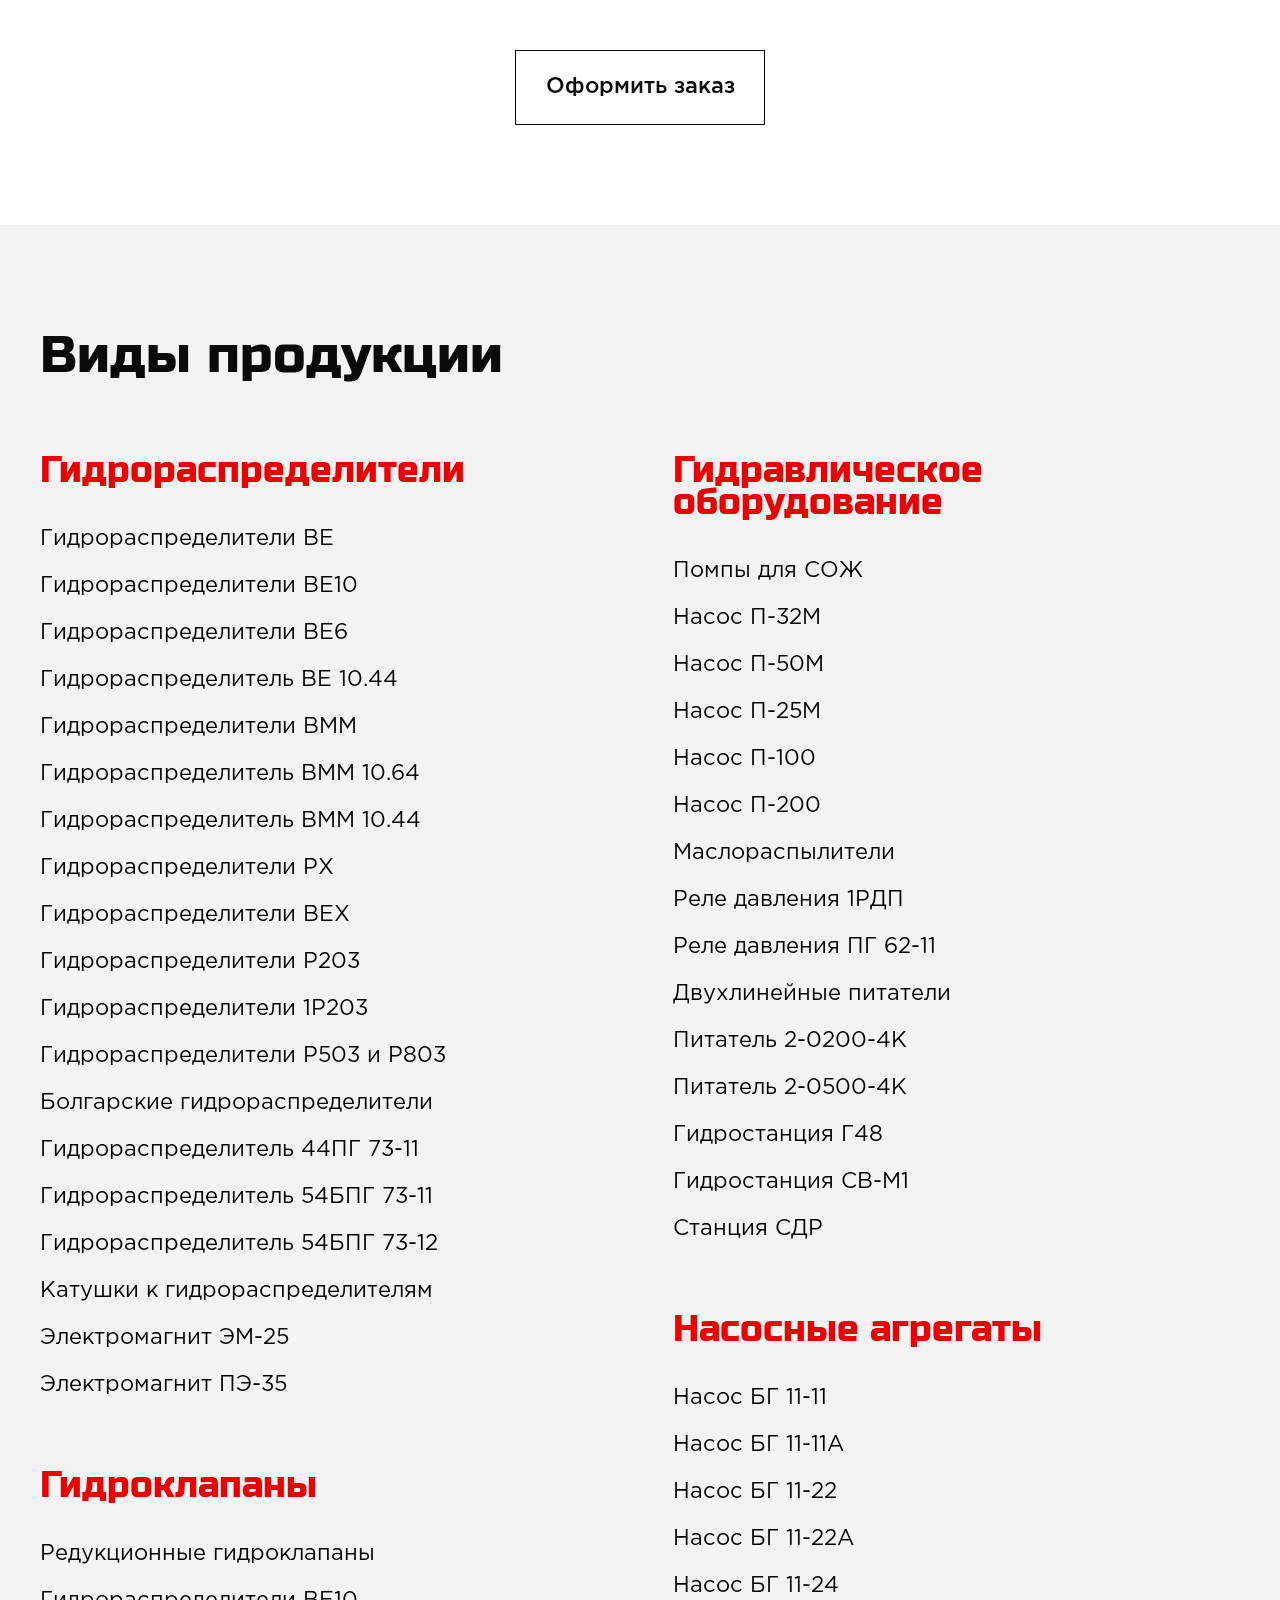
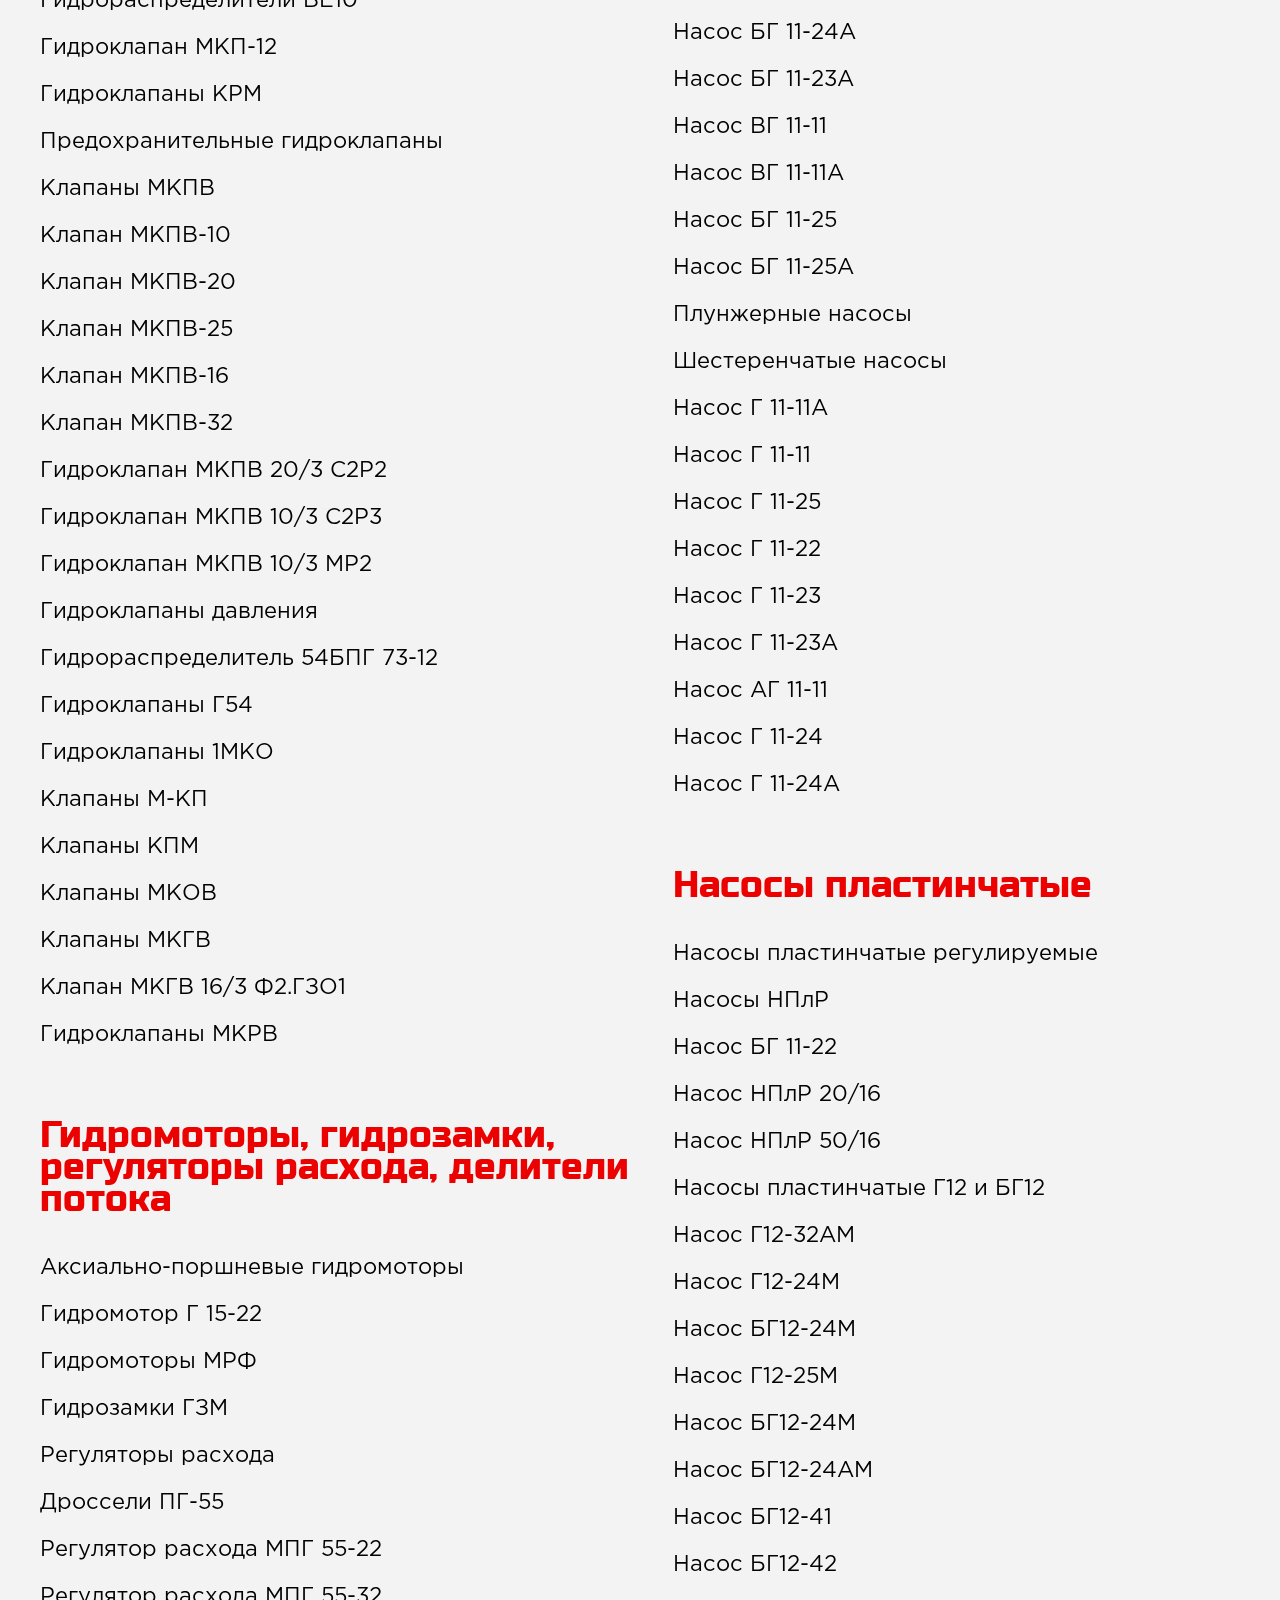
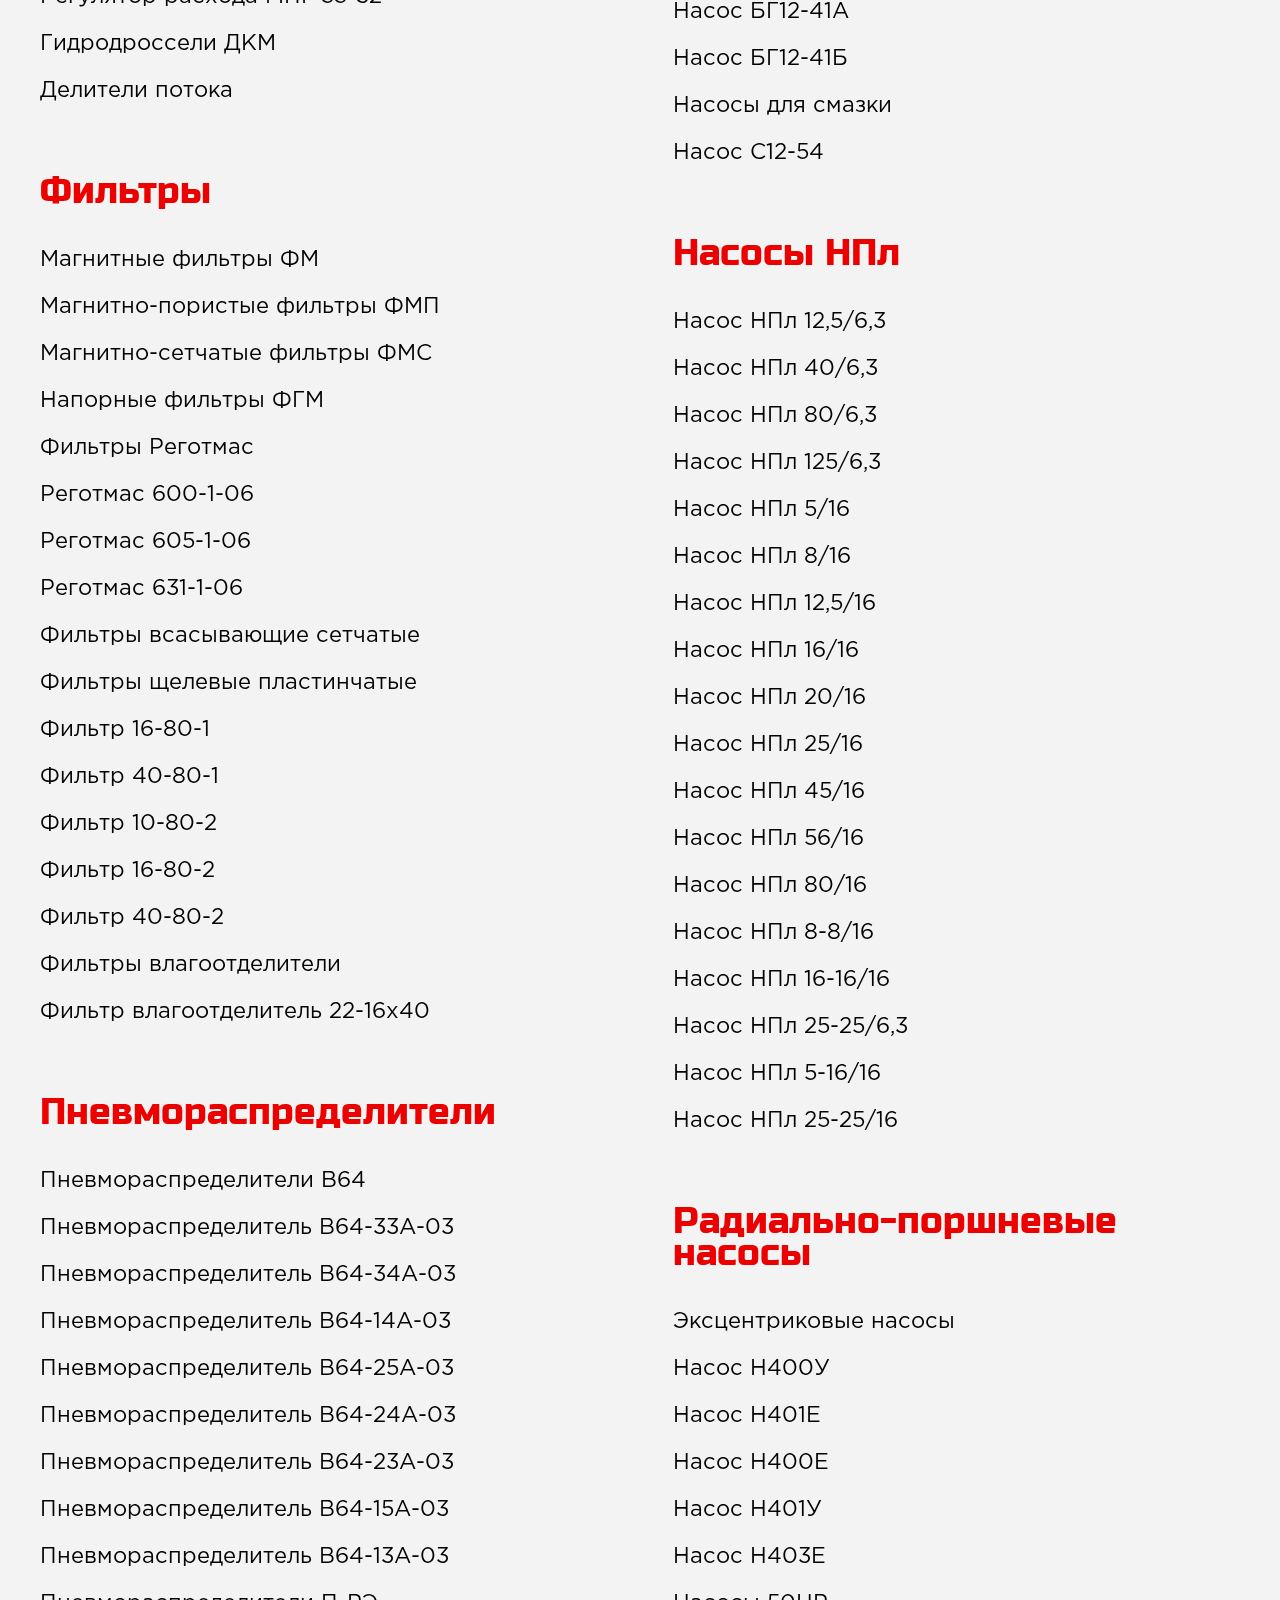
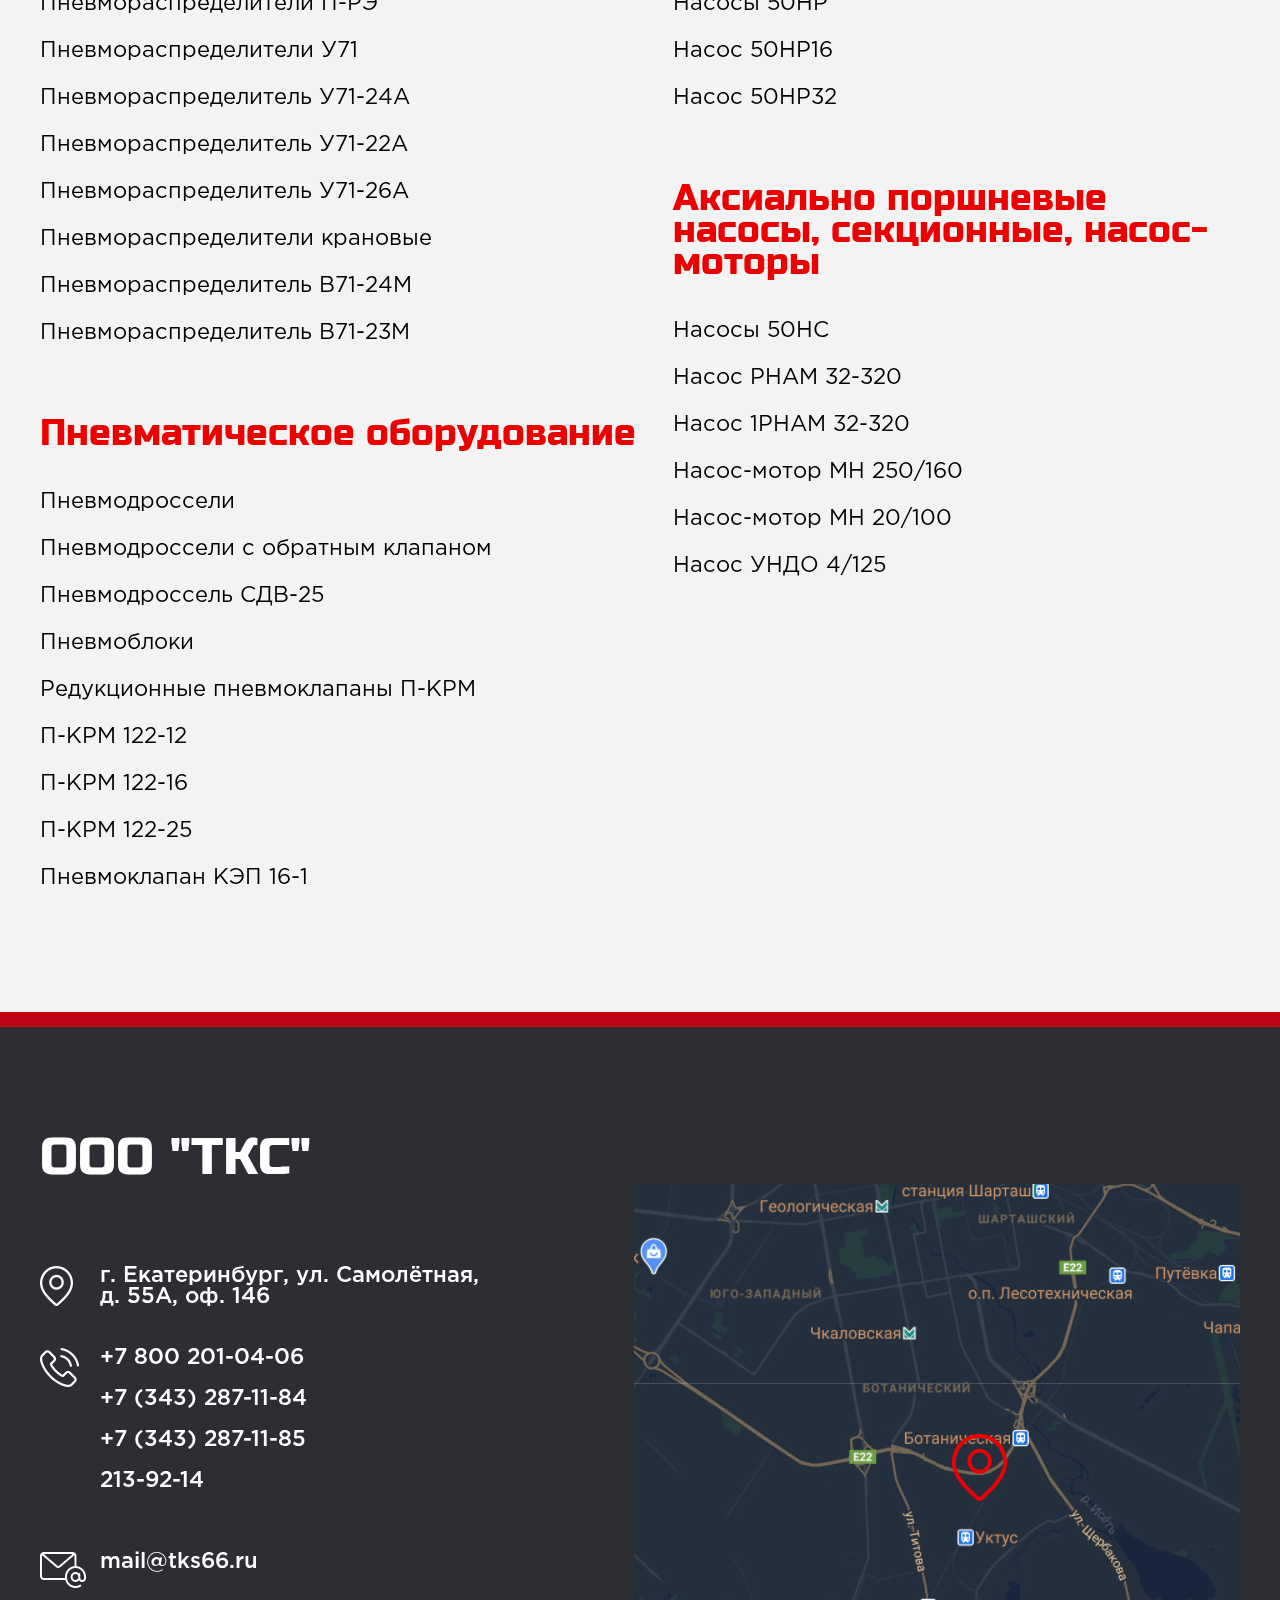
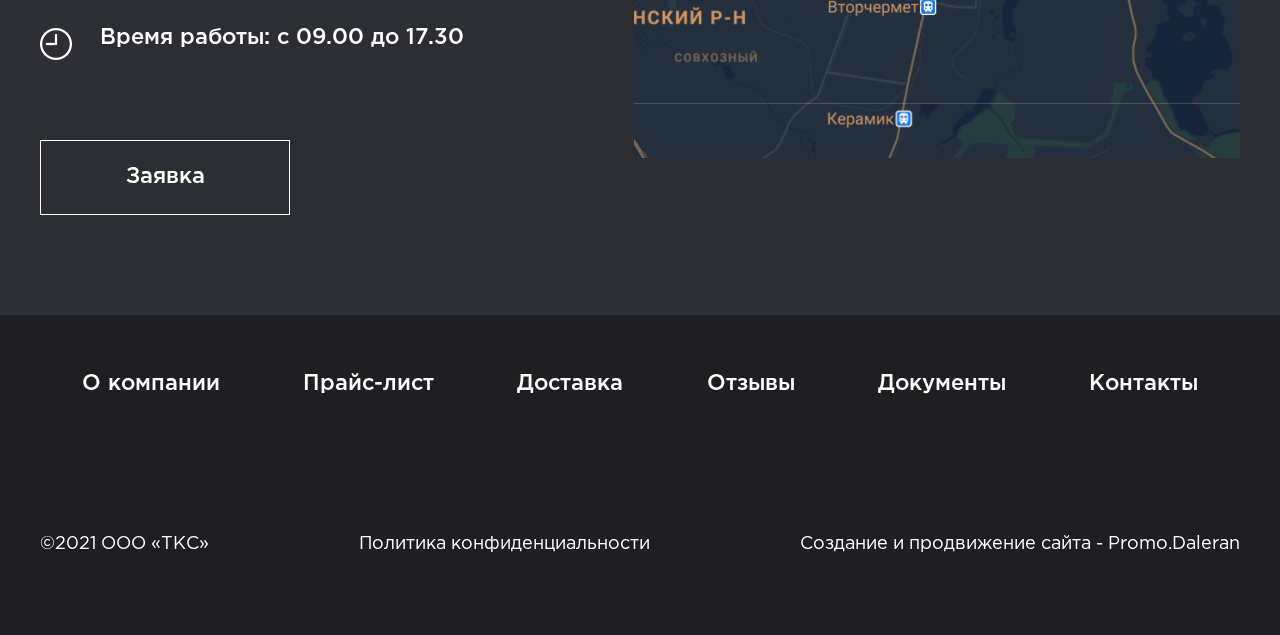
<file: cart.html>
<!DOCTYPE html>
<html>
<head>
	<meta charset="utf-8">
	<meta name="viewport" content="width=device-width, initial-scale=1, maximum-scale=1">
	<link rel="shortcut icon" href="img/favicon.png" type="image/png">
	<script src="https://ajax.googleapis.com/ajax/libs/jquery/3.3.1/jquery.min.js"></script>
  <script type="text/javascript" src="js/jquery.maskedinput.js"></script>
	<script type="text/javascript" src="js/jquery.fancybox.min.js"></script>
	<script type="text/javascript" src="js/swiper.min.js"></script>
	<script type="text/javascript" src="js/script.js"></script>
	<link rel="stylesheet" type="text/css" href="css/jquery.fancybox.min.css">
	<link rel="stylesheet" type="text/css" href="css/swiper.min.css">
	<link href="style.css" type="text/css" rel="stylesheet" />
</head>
<body>
	<div class="site row"> 
		<header>
			<div class="main_width">
				<div class="header">
					<a class="logo" href="/"><img src="img/logo.png" /></a>
					<div class="header_info">
						<a class="main_phone" href="tel:8 800 201-04-06">8 800 201-04-06</a>
						<a class="mail" href="mailto:mail@tks66.ru">mail@tks66.ru</a>
					</div>
					<div class="header_phones">
						<a href="tel:+7 (343) 287-11-84">+7 (343) 287-11-84//85</a>
						<a href="tel:+7 (343) 213-92-14">+7 (343) 213-92-14</a>
					</div>
					<div class="header_controls shown"> <!-- класс shown проставляется при добавлении товара в корзину -->
						<a class="btn order_link" data-fancybox data-src="#order" href="javascript:;">Заявка</a>
						<a class="btn basket_link" href="/cart"><span><img src="img/cart_ico.png" /><sub>1</sub></span><span>Корзина</span></a>
					</div>					
				</div>
			</div>
		</header>
		<div class="main_nav">
			<div class="main_width">
				<div class="nav">
					<a class="catalog_link"><span><span></span><span></span><span></span></span>Каталог</a>    
					<a class="nav_link"><span><span></span><span></span><span></span></span>Меню</a>                                                         
					<a href="">О компании</a>
					<a href="">Прайс-лист</a>
					<a href="">Доставка</a>
					<a href="">Отзывы</a>
					<a href="">Документы</a>
					<a href="">Контакты</a>
				</div>
				<div class="main_products">
					<div class="products_list">
						<ul>
							<li><a href="">Гидрораспределители</a></li>
							<li><a href="">Гидроклапаны</a></li>
							<li><a href="">Гидромоторы, гидрозамки, регуляторы расхода, делители потока</a></li>
							<li><a href="">Пневмораспределители</a></li>
							<li><a href="">Радиально-поршневые насосы</a></li>
							<li><a href="">Пневматическое оборудование</a></li>
						</ul>
						<ul>
							<li><a href="">Гидравлическое оборудование</a></li>
							<li><a href="">Насосные агрегаты</a></li>
							<li><a href="">Насосы пластинчатые</a></li>
							<li><a href="">Фильтры</a></li>
							<li><a href="">Насосы НПл</a></li>
							<li><a href="">Аксиально поршневые насосы, секционные, насос-моторы</a></li>
						</ul> 
					</div>
					<ul>	
				</div>
			</div>	
		</div>
		<section class="main_cover inset_cover">
			<div class="main_width inset_title">
				<div class="breadcrumbs">
					<a href="/">Главная</a> <span>Оформление заказа</span>
			</div>
			<div><h1>Оформление заказа</h1></div>
			</div>
		</section>
		<section class="cart">
				<div class="cart_list">
          <div>
            <div class="main_width">
              <div class="cart_item">
                <div class="cart_img"><img src="img/categorie_1.png" /></div>
                <div class="catr_item_name"><a href="">Гидрораспределитель ВВМ 10.64</a></div>
                <div class="counter">
                  <a class="btn minus">-</a>
                  <span type="text" class="form_control">1</span>
                  <a class="btn plus">+</a>
                </div>
                <div><a class="remove">+</a></div>
                <div class="cart_price"><b>30 000</b> руб.</div>	
              </div>  
            </div>
          </div>  
					<div>
            <div class="main_width">
              <div class="cart_item">
                <div class="cart_img"><img src="img/categorie_1.png" /></div>
                <div class="catr_item_name"><a href="">Гидрораспределитель ВВМ 10.64</a></div>
                <div class="counter">
                  <a class="btn minus">-</a>
                  <span type="text" class="form_control">1</span>
                  <a class="btn plus">+</a>
                </div>
                <div><a class="remove">+</a></div>
                <div class="cart_price"><b>Договорная</b></div>
              </div>  
            </div>
          </div>  
          <div>
            <div class="main_width">
              <div class="summ">
                <div class="h2">Итоговая сумма:</div>
                <div class="cart_price"><b>30 000</b> руб.</div>
              </div>
              <a class="btn" data-fancybox data-src="#order" href="javascript:;">Оформить заказ</a>
            </div>
          </div>
        </div>  
		</section>
		<section class="products">
			<div class="main_width">
				<div class="h1">Виды продукции</div>
				<div class="products_list">
					<div>
						<div class="h2"><a href="">Гидрораспределители</a></div>
						<ul>
							<li><a href="">Гидрораспределители ВЕ</a></li>
							<li><a href="">Гидрораспределители ВЕ10</a></li>
							<li><a href="">Гидрораспределители ВЕ6</a></li>
							<li><a href="">Гидрораспределитель ВЕ 10.44</a></li>
							<li><a href="">Гидрораспределители ВММ</a></li>
							<li><a href="">Гидрораспределитель ВММ 10.64</a></li>
							<li><a href="">Гидрораспределитель ВММ 10.44</a></li>
							<li><a href="">Гидрораспределители РХ</a></li>
							<li><a href="">Гидрораспределители ВЕХ</a></li>
							<li><a href="">Гидрораспределители Р203</a></li>
							<li><a href="">Гидрораспределители 1Р203</a></li>
							<li><a href="">Гидрораспределители Р503 и Р803</a></li>
							<li><a href="">Болгарские гидрораспределители</a></li>
							<li><a href="">Гидрораспределитель 44ПГ 73-11</a></li>
							<li><a href="">Гидрораспределитель 54БПГ 73-11</a></li>
							<li><a href="">Гидрораспределитель 54БПГ 73-12</a></li>
							<li><a href="">Катушки к гидрораспределителям</a></li>
							<li><a href="">Электромагнит ЭМ-25</a></li>
							<li><a href="">Электромагнит ПЭ-35</a></li>
						</ul>
						<div class="h2"><a href="">Гидроклапаны</a></div>
						<ul>
							<li><a href="">Редукционные гидроклапаны</a></li>
							<li><a href="">Гидрораспределители ВЕ10</a></li>
							<li><a href="">Гидроклапан МКП-12</a></li>
							<li><a href="">Гидроклапаны КРМ</a></li>
							<li><a href="">Предохранительные гидроклапаны</a></li>
							<li><a href="">Клапаны МКПВ</a></li>
							<li><a href="">Клапан МКПВ-10</a></li>
							<li><a href="">Клапан МКПВ-20</a></li>
							<li><a href="">Клапан МКПВ-25</a></li>
							<li><a href="">Клапан МКПВ-16</a></li>
							<li><a href="">Клапан МКПВ-32</a></li>
							<li><a href="">Гидроклапан МКПВ 20/3 С2Р2</a></li>
							<li><a href="">Гидроклапан МКПВ 10/3 С2Р3</a></li>
							<li><a href="">Гидроклапан МКПВ 10/3 МР2</a></li>
							<li><a href="">Гидроклапаны давления</a></li>
							<li><a href="">Гидрораспределитель 54БПГ 73-12</a></li>
							<li><a href="">Гидроклапаны Г54</a></li>
							<li><a href="">Гидроклапаны 1МКО</a></li>
							<li><a href="">Клапаны М-КП</a></li>
							<li><a href="">Клапаны КПМ</a></li>
							<li><a href="">Клапаны МКОВ</a></li>
							<li><a href="">Клапаны МКГВ</a></li>
							<li><a href="">Клапан МКГВ 16/3 Ф2.ГЗО1</a></li>
							<li><a href="">Гидроклапаны МКРВ</a></li>
						</ul>
						<div class="h2"><a href="">Гидромоторы, гидрозамки,  регуляторы расхода,  делители потока</a></div>
						<ul>
							<li><a href="">Аксиально-поршневые гидромоторы</a></li>
							<li><a href="">Гидромотор Г 15-22</a></li>
							<li><a href="">Гидромоторы МРФ</a></li>
							<li><a href="">Гидрозамки ГЗМ</a></li>
							<li><a href="">Регуляторы расхода</a></li>
							<li><a href="">Дроссели ПГ-55</a></li>
							<li><a href="">Регулятор расхода МПГ 55-22</a></li>
							<li><a href="">Регулятор расхода МПГ 55-32</a></li>
							<li><a href="">Гидродроссели ДКМ</a></li>
							<li><a href="">Делители потока</a></li>
						</ul>
						<div class="h2"><a href="">Фильтры</a></div>
						<ul>
							<li><a href="">Магнитные фильтры ФМ</a></li>
							<li><a href="">Магнитно-пористые фильтры ФМП</a></li>
							<li><a href="">Магнитно-сетчатые фильтры ФМС</a></li>
							<li><a href="">Напорные фильтры ФГМ</a></li>
							<li><a href="">Фильтры Реготмас</a></li>
							<li><a href="">Реготмас 600-1-06</a></li>
							<li><a href="">Реготмас 605-1-06</a></li>
							<li><a href="">Реготмас 631-1-06</a></li>
							<li><a href="">Фильтры всасывающие сетчатые</a></li>
							<li><a href="">Фильтры щелевые пластинчатые</a></li>
							<li><a href="">Фильтр 16-80-1</a></li>
							<li><a href="">Фильтр 40-80-1</a></li>
							<li><a href="">Фильтр 10-80-2</a></li>
							<li><a href="">Фильтр 16-80-2</a></li>
							<li><a href="">Фильтр 40-80-2</a></li>
							<li><a href="">Фильтры влагоотделители</a></li>
							<li><a href="">Фильтр влагоотделитель 22-16х40</a></li>
						</ul>
						<div class="h2"><a href="">Пневмораспределители</a></div>
						<ul>
							<li><a href="">Пневмораспределители В64</a></li>
							<li><a href="">Пневмораспределитель В64-33А-03</a></li>
							<li><a href="">Пневмораспределитель В64-34А-03</a></li>
							<li><a href="">Пневмораспределитель В64-14А-03</a></li>
							<li><a href="">Пневмораспределитель В64-25А-03</a></li>
							<li><a href="">Пневмораспределитель В64-24А-03</a></li>
							<li><a href="">Пневмораспределитель В64-23А-03</a></li>
							<li><a href="">Пневмораспределитель В64-15А-03</a></li>
							<li><a href="">Пневмораспределитель В64-13А-03</a></li>
							<li><a href="">Пневмораспределители П-РЭ</a></li>
							<li><a href="">Пневмораспределители У71</a></li>
							<li><a href="">Пневмораспределитель У71-24А</a></li>
							<li><a href="">Пневмораспределитель У71-22А</a></li>
							<li><a href="">Пневмораспределитель У71-26А</a></li>
							<li><a href="">Пневмораспределители крановые</a></li>
							<li><a href="">Пневмораспределитель В71-24М</a></li>
							<li><a href="">Пневмораспределитель В71-23М</a></li>
						</ul>
						<div class="h2"><a href="">Пневматическое  оборудование</a></div>
						<ul>
							<li><a href="">Пневмодроссели</a></li>
							<li><a href="">Пневмодроссели с обратным клапаном</a></li>
							<li><a href="">Пневмодроссель СДВ-25</a></li>
							<li><a href="">Пневмоблоки</a></li>
							<li><a href="">Редукционные пневмоклапаны П-КРМ</a></li>
							<li><a href="">П-КРМ 122-12</a></li>
							<li><a href="">П-КРМ 122-16</a></li>
							<li><a href="">П-КРМ 122-25</a></li>
							<li><a href="">Пневмоклапан КЭП 16-1</a></li>
						</ul>
					</div>
					<div>
						<div class="h2"><a href="">Гидравлическое оборудование</a></div>
						<ul>
							<li><a href="">Помпы для СОЖ</a></li>
							<li><a href="">Насос П-32М</a></li>
							<li><a href="">Насос П-50М</a></li>
							<li><a href="">Насос П-25М</a></li>
							<li><a href="">Насос П-100</a></li>
							<li><a href="">Насос П-200</a></li>
							<li><a href="">Маслораспылители</a></li>
							<li><a href="">Реле давления 1РДП</a></li>
							<li><a href="">Реле давления ПГ 62-11</a></li>
							<li><a href="">Двухлинейные питатели</a></li>
							<li><a href="">Питатель 2-0200-4К</a></li>
							<li><a href="">Питатель 2-0500-4К</a></li>
							<li><a href="">Гидростанция Г48</a></li>
							<li><a href="">Гидростанция СВ-М1</a></li>
							<li><a href="">Станция СДР</a></li>
						</ul>
						<div class="h2"><a href="">Насосные агрегаты</a></div>
						<ul>
							<li><a href="">Насос БГ 11-11</a></li>
							<li><a href="">Насос БГ 11-11А</a></li>
							<li><a href="">Насос БГ 11-22</a></li>
							<li><a href="">Насос БГ 11-22А</a></li>
							<li><a href="">Насос БГ 11-24</a></li>
							<li><a href="">Насос БГ 11-24А</a></li>
							<li><a href="">Насос БГ 11-23А</a></li>
							<li><a href="">Насос ВГ 11-11</a></li>
							<li><a href="">Насос ВГ 11-11А</a></li>
							<li><a href="">Насос БГ 11-25</a></li>
							<li><a href="">Насос БГ 11-25А</a></li>
							<li><a href="">Плунжерные насосы</a></li>
							<li><a href="">Шестеренчатые насосы</a></li>
							<li><a href="">Насос Г 11-11А</a></li>
							<li><a href="">Насос Г 11-11</a></li>
							<li><a href="">Насос Г 11-25</a></li>
							<li><a href="">Насос Г 11-22</a></li>
							<li><a href="">Насос Г 11-23</a></li>
							<li><a href="">Насос Г 11-23А</a></li>
							<li><a href="">Насос АГ 11-11</a></li>
							<li><a href="">Насос Г 11-24</a></li>
							<li><a href="">Насос Г 11-24А</a></li>
						</ul>
						<div class="h2"><a href="">Насосы пластинчатые</a></div>
						<ul>
							<li><a href="">Насосы пластинчатые регулируемые</a></li>
							<li><a href="">Насосы НПлР</a></li>
							<li><a href="">Насос БГ 11-22</a></li>
							<li><a href="">Насос НПлР 20/16</a></li>
							<li><a href="">Насос НПлР 50/16</a></li>
							<li><a href="">Насосы пластинчатые Г12 и БГ12</a></li>
							<li><a href="">Насос Г12-32АМ</a></li>
							<li><a href="">Насос Г12-24М</a></li>
							<li><a href="">Насос БГ12-24М</a></li>
							<li><a href="">Насос Г12-25М</a></li>
							<li><a href="">Насос БГ12-24М</a></li>
							<li><a href="">Насос БГ12-24АМ</a></li>
							<li><a href="">Насос БГ12-41</a></li>
							<li><a href="">Насос БГ12-42</a></li>
							<li><a href="">Насос БГ12-41А</a></li>
							<li><a href="">Насос БГ12-41Б</a></li>
							<li><a href="">Насосы для смазки</a></li>
							<li><a href="">Насос С12-54</a></li>
						</ul>
						<div class="h2"><a href="">Насосы НПл</a></div>
						<ul>
							<li><a href="">Насос НПл 12,5/6,3</a></li>
							<li><a href="">Насос НПл 40/6,3</a></li>
							<li><a href="">Насос НПл 80/6,3</a></li>
							<li><a href="">Насос НПл 125/6,3</a></li>
							<li><a href="">Насос НПл 5/16</a></li>
							<li><a href="">Насос НПл 8/16</a></li>
							<li><a href="">Насос НПл 12,5/16</a></li>
							<li><a href="">Насос НПл 16/16</a></li>
							<li><a href="">Насос НПл 20/16</a></li>
							<li><a href="">Насос НПл 25/16</a></li>
							<li><a href="">Насос НПл 45/16</a></li>
							<li><a href="">Насос НПл 56/16</a></li>
							<li><a href="">Насос НПл 80/16</a></li>
							<li><a href="">Насос НПл 8-8/16</a></li>
							<li><a href="">Насос НПл 16-16/16</a></li>
							<li><a href="">Насос НПл 25-25/6,3</a></li>
							<li><a href="">Насос НПл 5-16/16</a></li>
							<li><a href="">Насос НПл 25-25/16</a></li>
						</ul>
						<div class="h2"><a href="">Радиально-поршневые насосы</a></div>
						<ul>
							<li><a href="">Эксцентриковые насосы</a></li>
							<li><a href="">Насос Н400У</a></li>
							<li><a href="">Насос Н401Е</a></li>
							<li><a href="">Насос Н400Е</a></li>
							<li><a href="">Насос Н401У</a></li>
							<li><a href="">Насос Н403Е</a></li>
							<li><a href="">Насосы 50НР</a></li>
							<li><a href="">Насос 50НР16</a></li>
							<li><a href="">Насос 50НР32</a></li>
						</ul>
						<div class="h2"><a href="">Аксиально поршневые насосы, секционные, насос-моторы</a></div>
						<ul>
							<li><a href="">Насосы 50НС</a></li>
							<li><a href="">Насос РНАМ 32-320</a></li>
							<li><a href="">Насос 1РНАМ 32-320</a></li>
							<li><a href="">Насос-мотор МН 250/160</a></li>
							<li><a href="">Насос-мотор МН 20/100</a></li>
							<li><a href="">Насос УНДО 4/125</a></li>
						</ul>
					</div>
				</div>	
			</div>
		</section>		
		<section class="main_contacts">
			<div class="main_width">
					<div class="contacts">
						<div>
							<div class="h1">ООО "ТКС"</div>
							<div class="main_info">
									<div>
										<div><img src="img/contacts_ico_1.png" /></div>
										<div>г. Екатеринбург, ул. Самолётная,<br/>д. 55А, оф. 146</div>
									</div>
									<div>
										<div><img src="img/contacts_ico_2.png" /></div>
										<div>
												<span>+7 800 201-04-06</span>
												<span>+7 (343) 287-11-84</span>
												<span>+7 (343) 287-11-85</span>
												<span>213-92-14</span>
										</div>
									</div>	
									<div>
										<div><img src="img/contacts_ico_3.png" /></div>
										<div>mail@tks66.ru</div>
									</div>
									<div>
										<div><img src="img/contacts_ico_4.png" /></div>
										<div>Время работы: с 09.00 до 17.30</div>
									</div>
							</div>
							<a class="btn order_link" data-fancybox data-src="#order" href="javascript:;">Заявка</a>
						</div>
						<div>
							<img src="img/map.jpg" />
						</div>
					</div>
			</div>
		</section>
		<div class="parallax_bg"></div>
		<footer>
			<div class="main_width">
				<div class="nav">                                                        
					<a href="">О компании</a>
					<a href="">Прайс-лист</a>
					<a href="">Доставка</a>
					<a href="">Отзывы</a>
					<a href="">Документы</a>
					<a href="">Контакты</a>
				</div>
				<div class="bottom">
					<div>©2021 ООО «ТКС»</div>
					<div><a href="">Политика конфиденциальности</a></div>
					<div><a href="">Создание и продвижение сайта - Promo.Daleran</a></div>
				</div>
			</div>
			<a class="to_top"><img src="img/to_top.png" /></a>
		</footer>
	</div>
	<!--  всплывашки -->
	<div class="popup order" style="display:none;" id="order">
		<div class="h2">Оформить заказ</div>
		<form>
      <span>Ваши Ф.И.О.</span>
			<input type="text" class="form_control" placeholder="" />
      <span>Электронная почта</span>
			<input type="text" class="form_control" placeholder="" />
      <span>Номер телефона</span>
			<input type="text" class="form_control phone_input" placeholder="" />
      <span>Комментарий</span>
			<textarea class="form_control" placeholder=""></textarea>
			<div class="checkbox_div">
				<input type="checkbox" class="checkbox" id="accepment" checked="">
				<label for="accepment">Я согласен с политикой организации по обработке персональных данных и даю согласие на их обработку</label>
			</div>
			<button type="submit" class="btn btn2">Оформить заказ</button>
		</form>
	</div>
	<div class="popup success" style="display:none;" id="success">
		<div class="h2">Товар добавлен в корзину</div>
		<div class="popup_controls">
			<a class="btn" data-fancybox-close>Продолжить</a>
			<a class="btn btn2">Оформить заказ</a>
		</div>
	</div>
	<div class="popup order_success" style="display:none;" id="order_success">
		<div class="h2">Спасибо!</div>
    <p>Наши менеджеры скоро свяжутся<br/> 
      с Вами для подтверждения заказа.
    </p>
    <a class="btn btn2" data-fancybox-close>Закрыть</a>
	</div>
</body>	
</html>
</file>
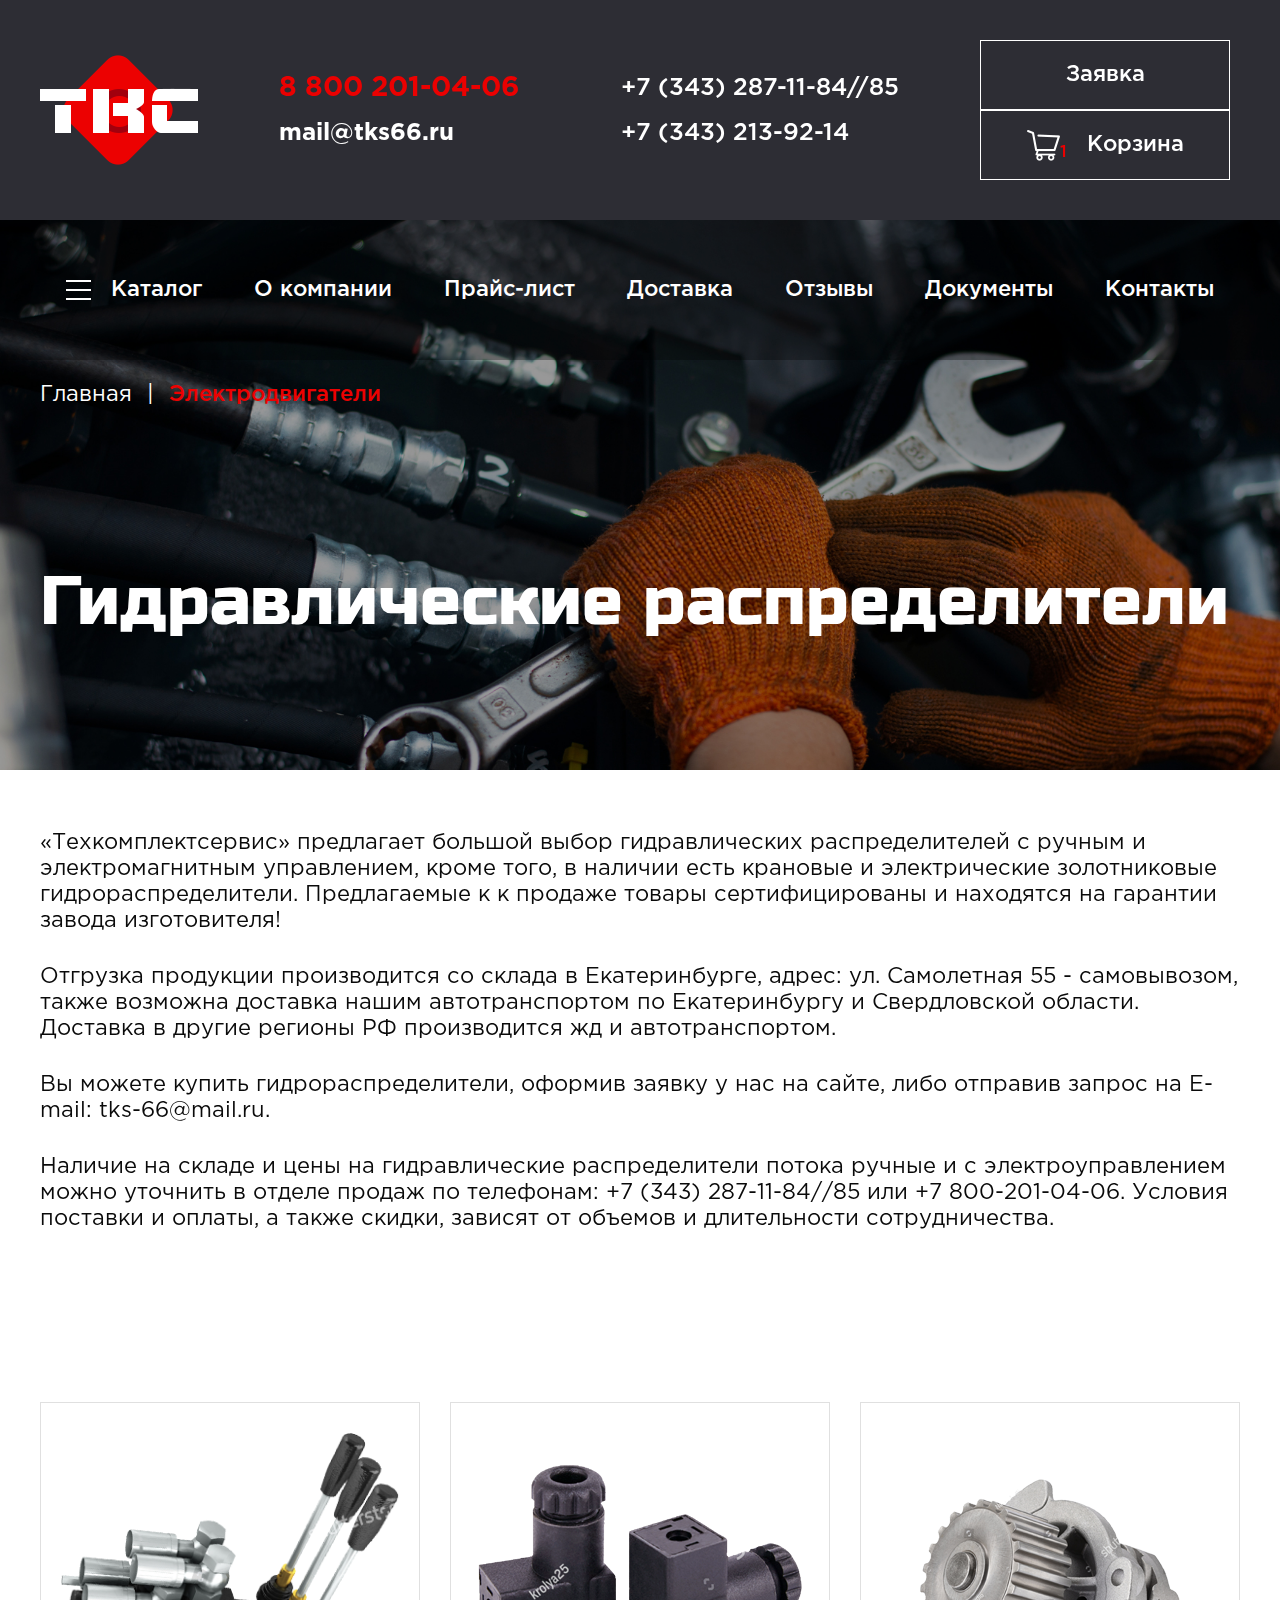
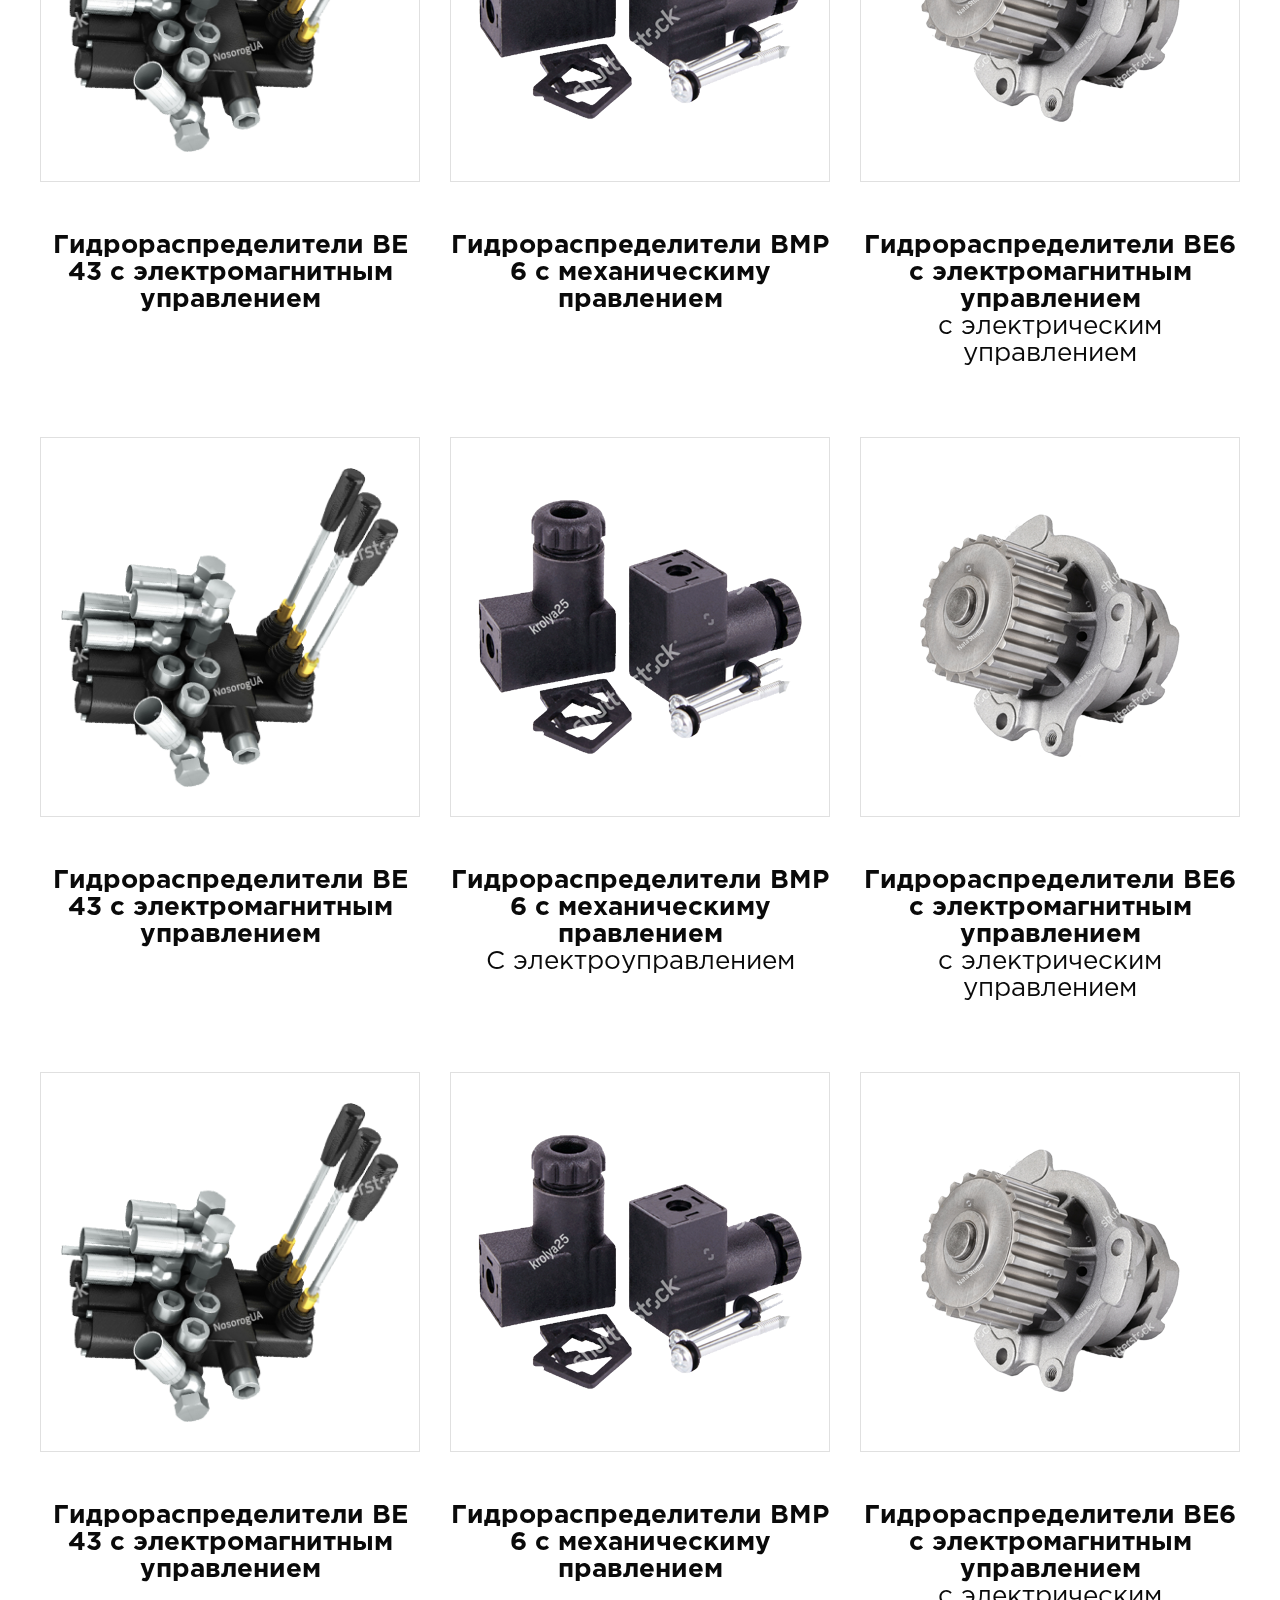
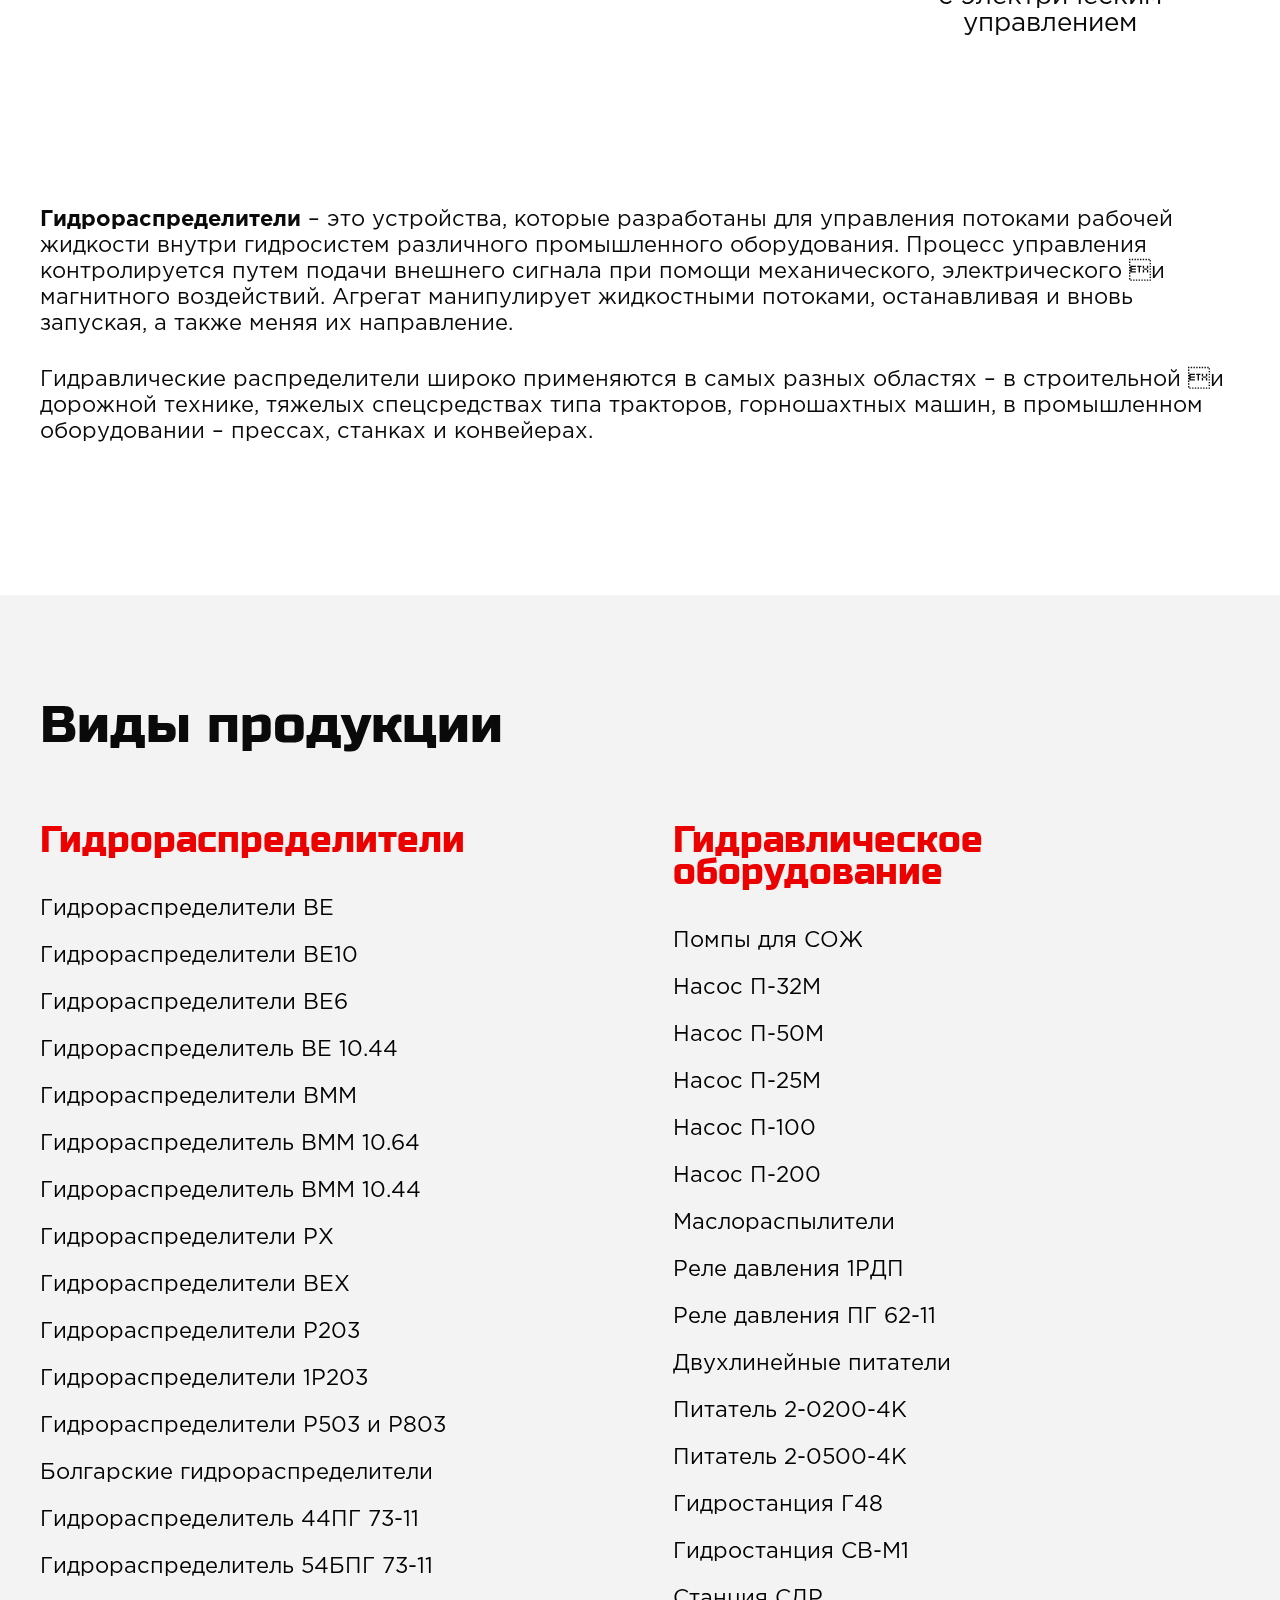
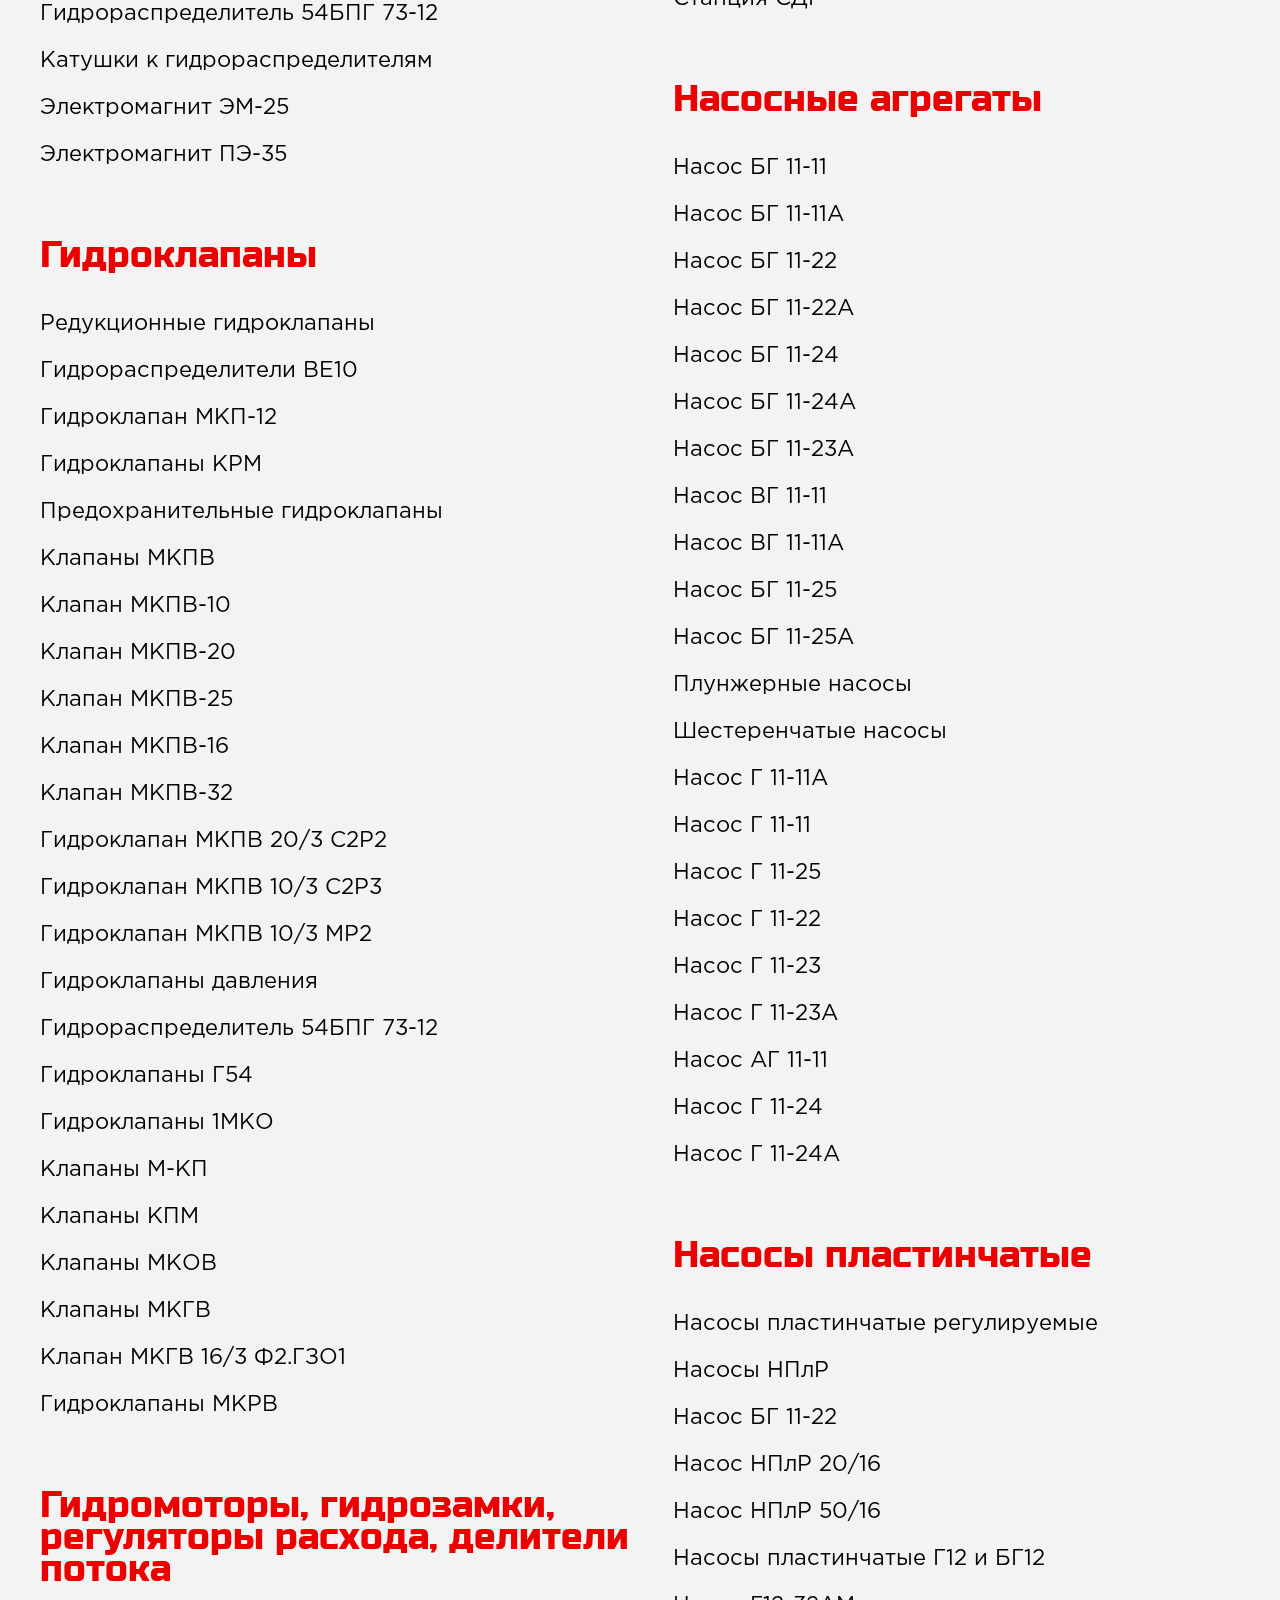
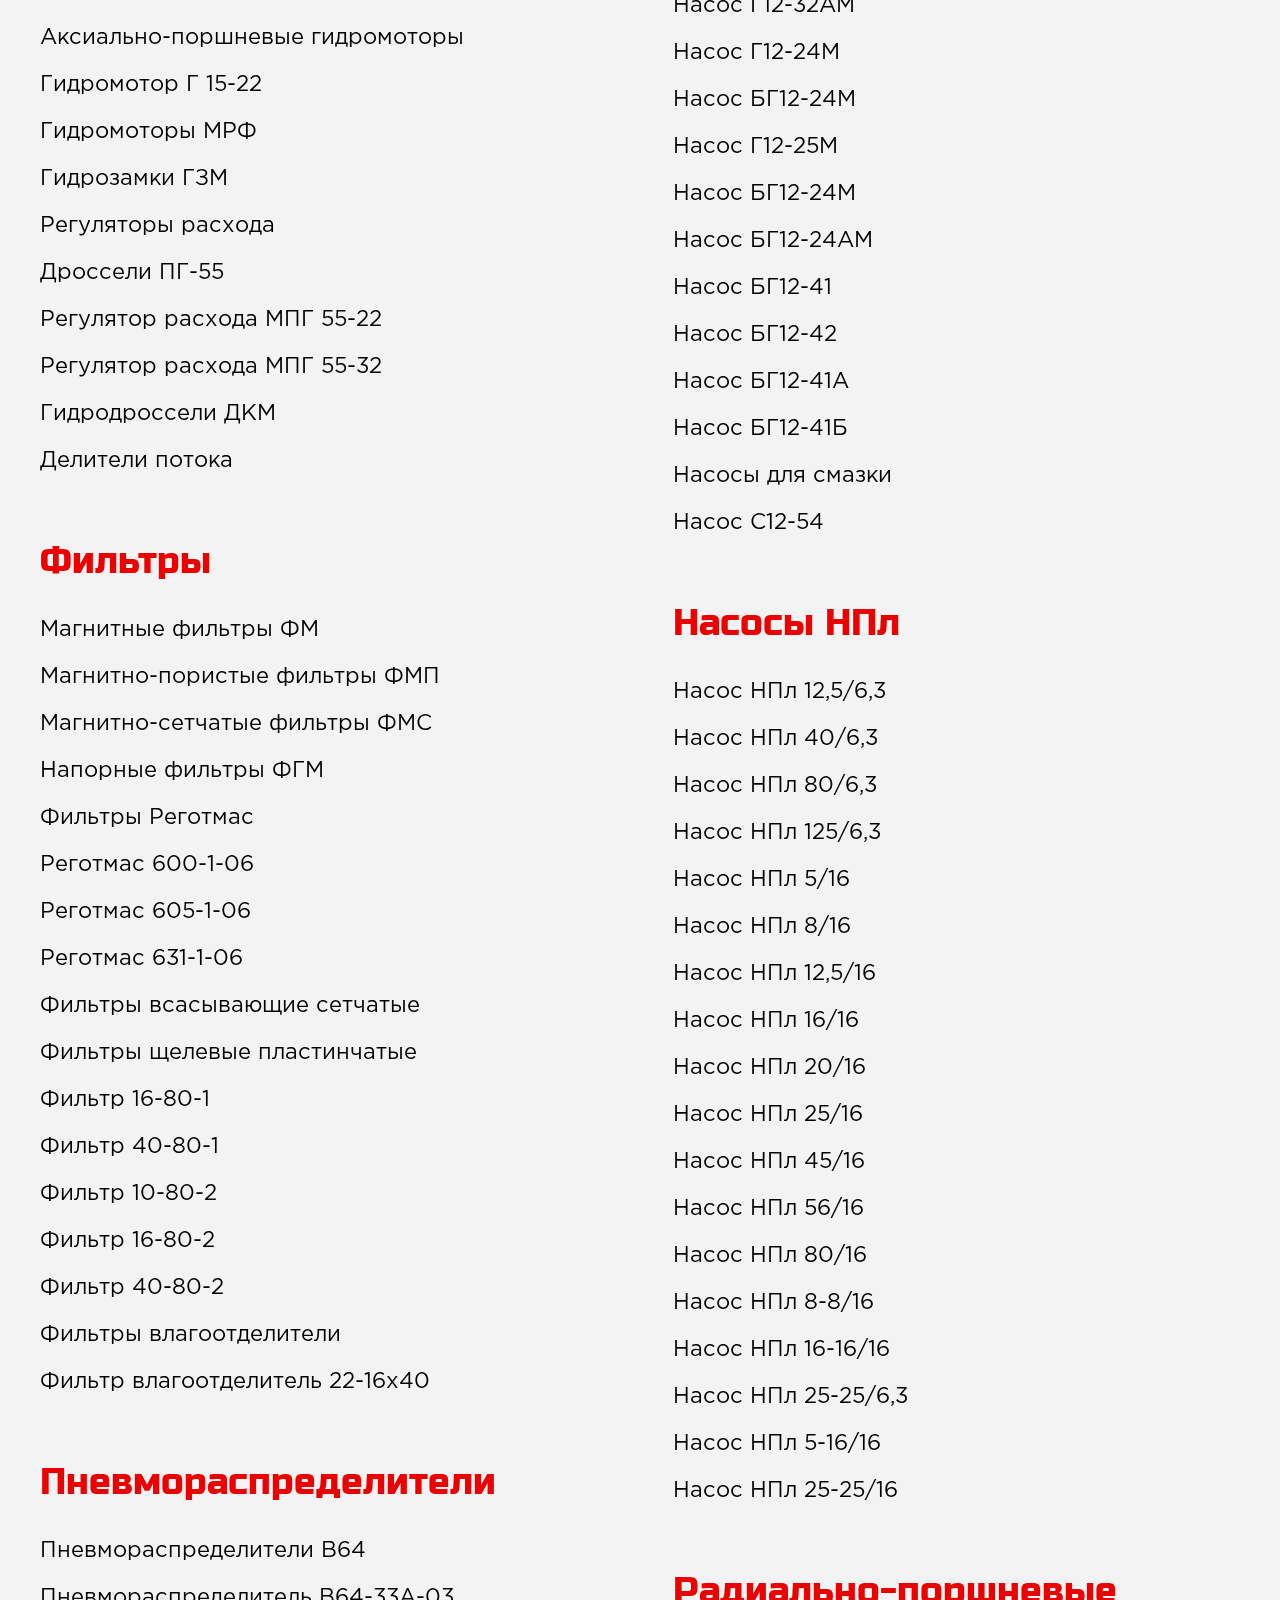
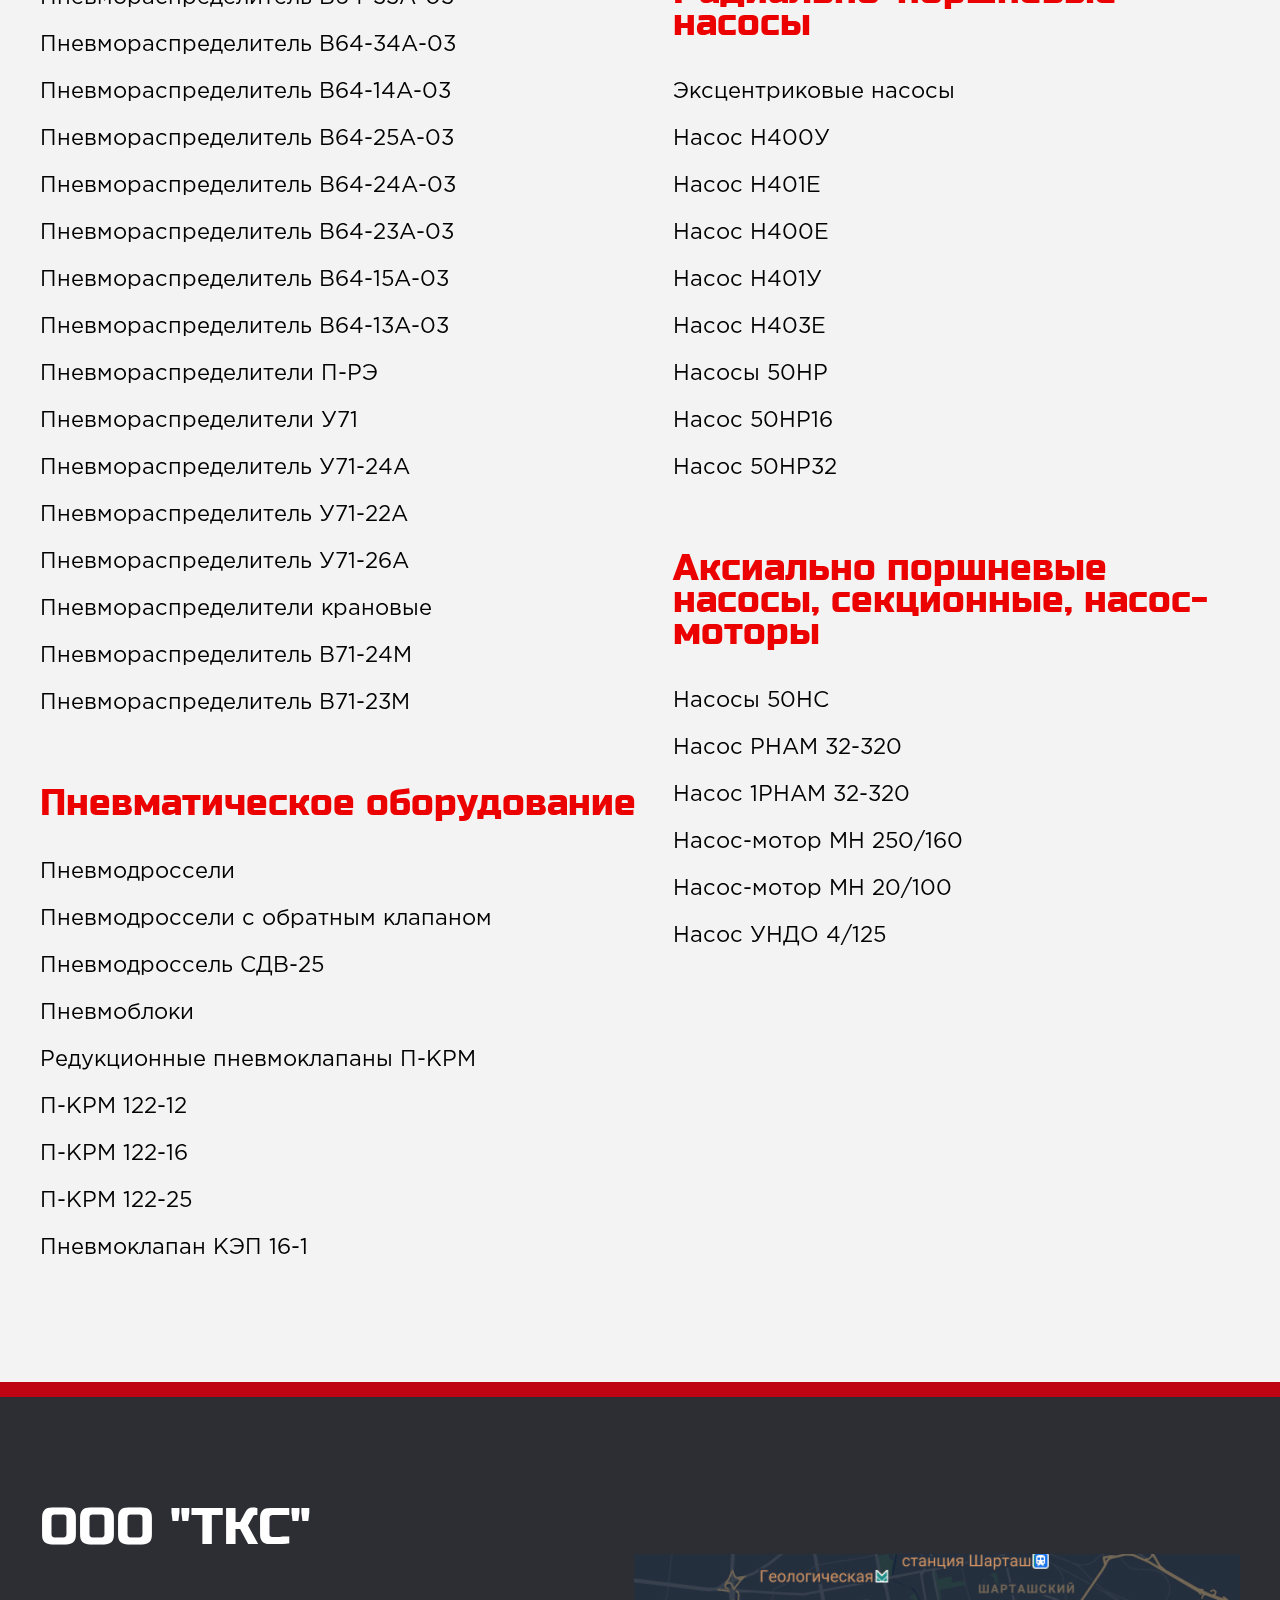
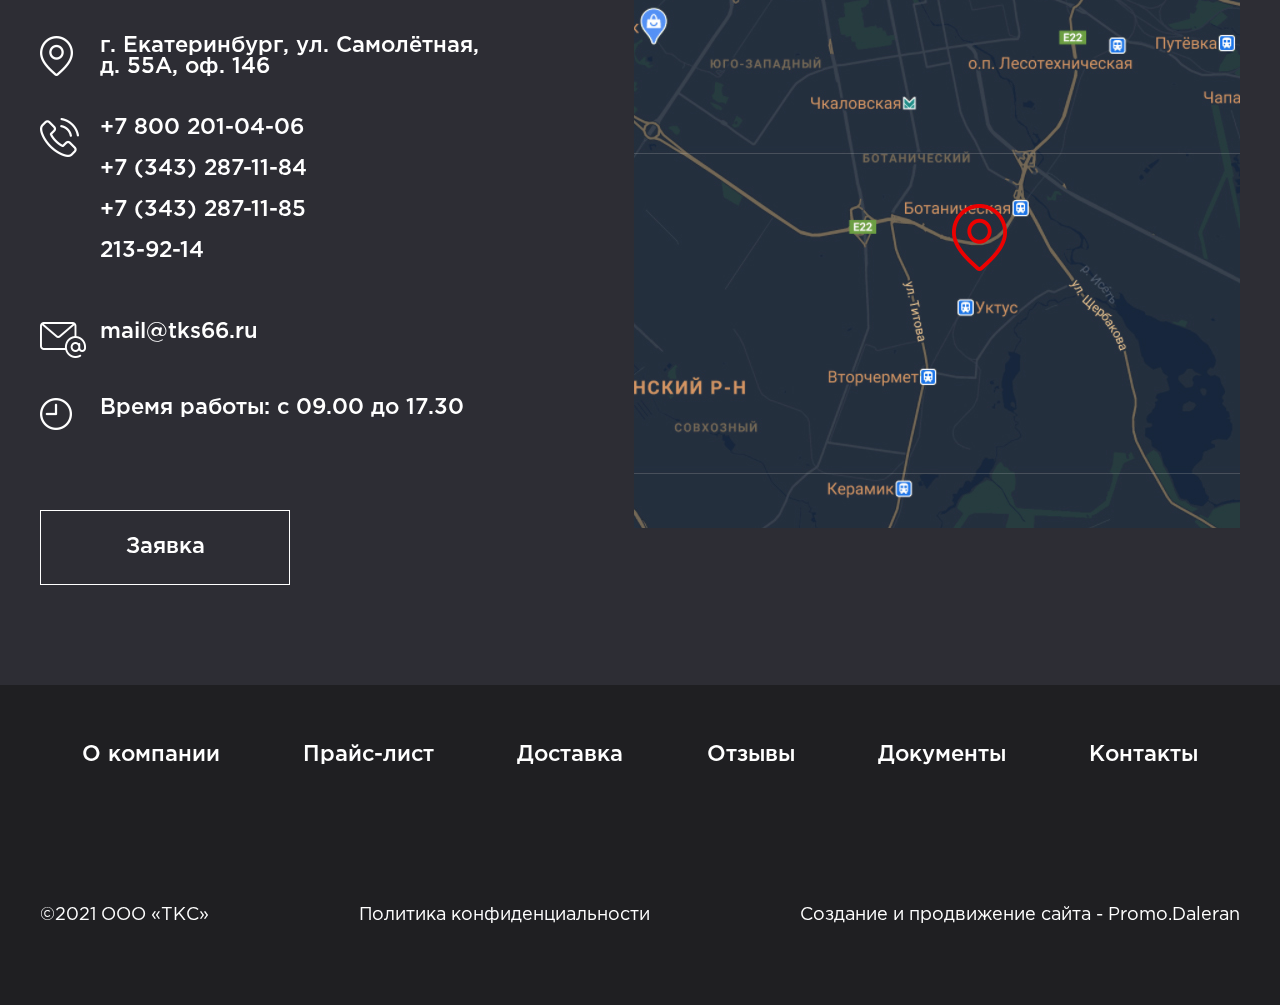
<file: category.html>
<!DOCTYPE html>
<html>
<head>
	<meta charset="utf-8">
	<meta name="viewport" content="width=device-width, initial-scale=1, maximum-scale=1">
	<link rel="shortcut icon" href="img/favicon.png" type="image/png">
	<script src="https://ajax.googleapis.com/ajax/libs/jquery/3.3.1/jquery.min.js"></script>
	<script type="text/javascript" src="js/jquery.maskedinput.js"></script>
	<script type="text/javascript" src="js/jquery.fancybox.min.js"></script>
	<script type="text/javascript" src="js/swiper.min.js"></script>
	<script type="text/javascript" src="js/script.js"></script>
	<link rel="stylesheet" type="text/css" href="css/jquery.fancybox.min.css">
	<link rel="stylesheet" type="text/css" href="css/swiper.min.css">
	<link href="style.css" type="text/css" rel="stylesheet" />
</head>
<body>
	<div class="site row"> 
		<header>
			<div class="main_width">
				<div class="header">
					<a class="logo" href="/"><img src="img/logo.png" /></a>
					<div class="header_info">
						<a class="main_phone" href="tel:8 800 201-04-06">8 800 201-04-06</a>
						<a class="mail" href="mailto:mail@tks66.ru">mail@tks66.ru</a>
					</div>
					<div class="header_phones">
						<a href="tel:+7 (343) 287-11-84">+7 (343) 287-11-84//85</a>
						<a href="tel:+7 (343) 213-92-14">+7 (343) 213-92-14</a>
					</div>
					<div class="header_controls shown"> <!-- класс shown проставляется при добавлении товара в корзину -->
						<a class="btn order_link" data-fancybox data-src="#order" href="javascript:;">Заявка</a>
						<a class="btn basket_link" href="/cart"><span><img src="img/cart_ico.png" /><sub>1</sub></span><span>Корзина</span></a>
					</div>					
				</div>
			</div>
		</header>
		<div class="main_nav">
			<div class="main_width">
				<div class="nav">
					<a class="catalog_link"><span><span></span><span></span><span></span></span>Каталог</a>    
					<a class="nav_link"><span><span></span><span></span><span></span></span>Меню</a>                                                         
					<a href="">О компании</a>
					<a href="">Прайс-лист</a>
					<a href="">Доставка</a>
					<a href="">Отзывы</a>
					<a href="">Документы</a>
					<a href="">Контакты</a>
				</div>
				<div class="main_products">
					<div class="products_list">
						<ul>
							<li><a href="">Гидрораспределители</a></li>
							<li><a href="">Гидроклапаны</a></li>
							<li><a href="">Гидромоторы, гидрозамки, регуляторы расхода, делители потока</a></li>
							<li><a href="">Пневмораспределители</a></li>
							<li><a href="">Радиально-поршневые насосы</a></li>
							<li><a href="">Пневматическое оборудование</a></li>
						</ul>
						<ul>
							<li><a href="">Гидравлическое оборудование</a></li>
							<li><a href="">Насосные агрегаты</a></li>
							<li><a href="">Насосы пластинчатые</a></li>
							<li><a href="">Фильтры</a></li>
							<li><a href="">Насосы НПл</a></li>
							<li><a href="">Аксиально поршневые насосы, секционные, насос-моторы</a></li>
						</ul> 
					</div>
					<ul>	
				</div>
			</div>	
		</div>
		<section class="main_cover inset_cover">
			<div class="main_width inset_title">
				<div class="breadcrumbs">
					<a href="/">Главная</a> <span>Электродвигатели</span>
			</div>
			<div><h1>Гидравлические распределители</h1></div>
			</div>
		</section>
		<section class="categories">
			<div class="main_width">
				<p>«Техкомплектсервис» предлагает большой выбор гидравлических распределителей с ручным и электромагнитным управлением, кроме того, в наличии есть крановые и электрические золотниковые гидрораспределители. Предлагаемые к к продаже товары сертифицированы и находятся на гарантии завода изготовителя! </p>

				<p>Отгрузка продукции производится со склада в Екатеринбурге, адрес: ул. Самолетная 55 - самовывозом, также возможна доставка нашим автотранспортом по Екатеринбургу и Свердловской области. Доставка в другие регионы РФ производится жд и автотранспортом. </p>

				<p>Вы можете купить гидрораспределители, оформив заявку у нас на сайте, либо отправив запрос на E-mail: tks-66@mail.ru.</p>

				<p>Наличие на складе и цены на гидравлические распределители потока ручные и с электроуправлением можно уточнить в отделе продаж по телефонам: +7 (343) 287-11-84//85 или +7 800-201-04-06. Условия поставки и оплаты, а также скидки, зависят от объемов и длительности сотрудничества.</p>

				<ul>
					<li>
						<a href="">
							<div class="categorie_img"><img src="img/categorie_1.png" /></div>
							<div class="categorie_title"><b>Гидрораспределители ВЕ 43 с электромагнитным	управлением</b></div>
						</a>
					</li>
					<li>
						<a href="">
							<div class="categorie_img"><img src="img/categorie_2.png" /></div>
							<div class="categorie_title"><b>Гидрораспределители ВМР 6 с механическиму правлением</b></div>
						</a>	
					</li>
					<li>
						<a href="">
							<div class="categorie_img"><img src="img/categorie_3.png" /></div>
							<div class="categorie_title">
								<b>Гидрораспределители ВЕ6	с электромагнитным управлением</b>
								с электрическим управлением
							</div>
						</a>	
					</li>
					<li>
						<a href="">
							<div class="categorie_img"><img src="img/categorie_1.png" /></div>
							<div class="categorie_title"><b>Гидрораспределители ВЕ 43 с электромагнитным	управлением</b></div>
						</a>
					</li>
					<li>
						<a href="">
							<div class="categorie_img"><img src="img/categorie_2.png" /></div>
							<div class="categorie_title">
								<b>Гидрораспределители ВМР 6 с механическиму правлением</b>
								С электроуправлением
							</div>
						</a>	
					</li>
					<li>
						<a href="">
							<div class="categorie_img"><img src="img/categorie_3.png" /></div>
							<div class="categorie_title">
								<b>Гидрораспределители ВЕ6	с электромагнитным управлением</b>
								с электрическим управлением
							</div>
						</a>	
					</li>
					<li>
						<a href="">
							<div class="categorie_img"><img src="img/categorie_1.png" /></div>
							<div class="categorie_title"><b>Гидрораспределители ВЕ 43 с электромагнитным	управлением</b></div>
						</a>
					</li>
					<li>
						<a href="">
							<div class="categorie_img"><img src="img/categorie_2.png" /></div>
							<div class="categorie_title"><b>Гидрораспределители ВМР 6 с механическиму правлением</b></div>
						</a>	
					</li>
					<li>
						<a href="">
							<div class="categorie_img"><img src="img/categorie_3.png" /></div>
							<div class="categorie_title">
								<b>Гидрораспределители ВЕ6	с электромагнитным управлением</b>
								с электрическим управлением
							</div>
						</a>	
					</li>
				</ul>
				<p><b>Гидрораспределители</b> – это устройства, которые разработаны для управления потоками рабочей жидкости внутри гидросистем различного промышленного оборудования. Процесс управления контролируется путем подачи внешнего сигнала при помощи механического, электрического и магнитного воздействий. Агрегат манипулирует жидкостными потоками, останавливая и вновь запуская, а также меняя их направление.</p>
				<p>Гидравлические распределители широко применяются в самых разных областях – в строительной и дорожной технике, тяжелых спецсредствах типа тракторов, горношахтных машин, в промышленном оборудовании – прессах, станках и конвейерах.</p>
			</div>
		</section>
		<section class="products">
			<div class="main_width">
				<div class="h1">Виды продукции</div>
				<div class="products_list">
					<div>
						<div class="h2"><a href="">Гидрораспределители</a></div>
						<ul>
							<li><a href="">Гидрораспределители ВЕ</a></li>
							<li><a href="">Гидрораспределители ВЕ10</a></li>
							<li><a href="">Гидрораспределители ВЕ6</a></li>
							<li><a href="">Гидрораспределитель ВЕ 10.44</a></li>
							<li><a href="">Гидрораспределители ВММ</a></li>
							<li><a href="">Гидрораспределитель ВММ 10.64</a></li>
							<li><a href="">Гидрораспределитель ВММ 10.44</a></li>
							<li><a href="">Гидрораспределители РХ</a></li>
							<li><a href="">Гидрораспределители ВЕХ</a></li>
							<li><a href="">Гидрораспределители Р203</a></li>
							<li><a href="">Гидрораспределители 1Р203</a></li>
							<li><a href="">Гидрораспределители Р503 и Р803</a></li>
							<li><a href="">Болгарские гидрораспределители</a></li>
							<li><a href="">Гидрораспределитель 44ПГ 73-11</a></li>
							<li><a href="">Гидрораспределитель 54БПГ 73-11</a></li>
							<li><a href="">Гидрораспределитель 54БПГ 73-12</a></li>
							<li><a href="">Катушки к гидрораспределителям</a></li>
							<li><a href="">Электромагнит ЭМ-25</a></li>
							<li><a href="">Электромагнит ПЭ-35</a></li>
						</ul>
						<div class="h2"><a href="">Гидроклапаны</a></div>
						<ul>
							<li><a href="">Редукционные гидроклапаны</a></li>
							<li><a href="">Гидрораспределители ВЕ10</a></li>
							<li><a href="">Гидроклапан МКП-12</a></li>
							<li><a href="">Гидроклапаны КРМ</a></li>
							<li><a href="">Предохранительные гидроклапаны</a></li>
							<li><a href="">Клапаны МКПВ</a></li>
							<li><a href="">Клапан МКПВ-10</a></li>
							<li><a href="">Клапан МКПВ-20</a></li>
							<li><a href="">Клапан МКПВ-25</a></li>
							<li><a href="">Клапан МКПВ-16</a></li>
							<li><a href="">Клапан МКПВ-32</a></li>
							<li><a href="">Гидроклапан МКПВ 20/3 С2Р2</a></li>
							<li><a href="">Гидроклапан МКПВ 10/3 С2Р3</a></li>
							<li><a href="">Гидроклапан МКПВ 10/3 МР2</a></li>
							<li><a href="">Гидроклапаны давления</a></li>
							<li><a href="">Гидрораспределитель 54БПГ 73-12</a></li>
							<li><a href="">Гидроклапаны Г54</a></li>
							<li><a href="">Гидроклапаны 1МКО</a></li>
							<li><a href="">Клапаны М-КП</a></li>
							<li><a href="">Клапаны КПМ</a></li>
							<li><a href="">Клапаны МКОВ</a></li>
							<li><a href="">Клапаны МКГВ</a></li>
							<li><a href="">Клапан МКГВ 16/3 Ф2.ГЗО1</a></li>
							<li><a href="">Гидроклапаны МКРВ</a></li>
						</ul>
						<div class="h2"><a href="">Гидромоторы, гидрозамки,  регуляторы расхода,  делители потока</a></div>
						<ul>
							<li><a href="">Аксиально-поршневые гидромоторы</a></li>
							<li><a href="">Гидромотор Г 15-22</a></li>
							<li><a href="">Гидромоторы МРФ</a></li>
							<li><a href="">Гидрозамки ГЗМ</a></li>
							<li><a href="">Регуляторы расхода</a></li>
							<li><a href="">Дроссели ПГ-55</a></li>
							<li><a href="">Регулятор расхода МПГ 55-22</a></li>
							<li><a href="">Регулятор расхода МПГ 55-32</a></li>
							<li><a href="">Гидродроссели ДКМ</a></li>
							<li><a href="">Делители потока</a></li>
						</ul>
						<div class="h2"><a href="">Фильтры</a></div>
						<ul>
							<li><a href="">Магнитные фильтры ФМ</a></li>
							<li><a href="">Магнитно-пористые фильтры ФМП</a></li>
							<li><a href="">Магнитно-сетчатые фильтры ФМС</a></li>
							<li><a href="">Напорные фильтры ФГМ</a></li>
							<li><a href="">Фильтры Реготмас</a></li>
							<li><a href="">Реготмас 600-1-06</a></li>
							<li><a href="">Реготмас 605-1-06</a></li>
							<li><a href="">Реготмас 631-1-06</a></li>
							<li><a href="">Фильтры всасывающие сетчатые</a></li>
							<li><a href="">Фильтры щелевые пластинчатые</a></li>
							<li><a href="">Фильтр 16-80-1</a></li>
							<li><a href="">Фильтр 40-80-1</a></li>
							<li><a href="">Фильтр 10-80-2</a></li>
							<li><a href="">Фильтр 16-80-2</a></li>
							<li><a href="">Фильтр 40-80-2</a></li>
							<li><a href="">Фильтры влагоотделители</a></li>
							<li><a href="">Фильтр влагоотделитель 22-16х40</a></li>
						</ul>
						<div class="h2"><a href="">Пневмораспределители</a></div>
						<ul>
							<li><a href="">Пневмораспределители В64</a></li>
							<li><a href="">Пневмораспределитель В64-33А-03</a></li>
							<li><a href="">Пневмораспределитель В64-34А-03</a></li>
							<li><a href="">Пневмораспределитель В64-14А-03</a></li>
							<li><a href="">Пневмораспределитель В64-25А-03</a></li>
							<li><a href="">Пневмораспределитель В64-24А-03</a></li>
							<li><a href="">Пневмораспределитель В64-23А-03</a></li>
							<li><a href="">Пневмораспределитель В64-15А-03</a></li>
							<li><a href="">Пневмораспределитель В64-13А-03</a></li>
							<li><a href="">Пневмораспределители П-РЭ</a></li>
							<li><a href="">Пневмораспределители У71</a></li>
							<li><a href="">Пневмораспределитель У71-24А</a></li>
							<li><a href="">Пневмораспределитель У71-22А</a></li>
							<li><a href="">Пневмораспределитель У71-26А</a></li>
							<li><a href="">Пневмораспределители крановые</a></li>
							<li><a href="">Пневмораспределитель В71-24М</a></li>
							<li><a href="">Пневмораспределитель В71-23М</a></li>
						</ul>
						<div class="h2"><a href="">Пневматическое  оборудование</a></div>
						<ul>
							<li><a href="">Пневмодроссели</a></li>
							<li><a href="">Пневмодроссели с обратным клапаном</a></li>
							<li><a href="">Пневмодроссель СДВ-25</a></li>
							<li><a href="">Пневмоблоки</a></li>
							<li><a href="">Редукционные пневмоклапаны П-КРМ</a></li>
							<li><a href="">П-КРМ 122-12</a></li>
							<li><a href="">П-КРМ 122-16</a></li>
							<li><a href="">П-КРМ 122-25</a></li>
							<li><a href="">Пневмоклапан КЭП 16-1</a></li>
						</ul>
					</div>
					<div>
						<div class="h2"><a href="">Гидравлическое оборудование</a></div>
						<ul>
							<li><a href="">Помпы для СОЖ</a></li>
							<li><a href="">Насос П-32М</a></li>
							<li><a href="">Насос П-50М</a></li>
							<li><a href="">Насос П-25М</a></li>
							<li><a href="">Насос П-100</a></li>
							<li><a href="">Насос П-200</a></li>
							<li><a href="">Маслораспылители</a></li>
							<li><a href="">Реле давления 1РДП</a></li>
							<li><a href="">Реле давления ПГ 62-11</a></li>
							<li><a href="">Двухлинейные питатели</a></li>
							<li><a href="">Питатель 2-0200-4К</a></li>
							<li><a href="">Питатель 2-0500-4К</a></li>
							<li><a href="">Гидростанция Г48</a></li>
							<li><a href="">Гидростанция СВ-М1</a></li>
							<li><a href="">Станция СДР</a></li>
						</ul>
						<div class="h2"><a href="">Насосные агрегаты</a></div>
						<ul>
							<li><a href="">Насос БГ 11-11</a></li>
							<li><a href="">Насос БГ 11-11А</a></li>
							<li><a href="">Насос БГ 11-22</a></li>
							<li><a href="">Насос БГ 11-22А</a></li>
							<li><a href="">Насос БГ 11-24</a></li>
							<li><a href="">Насос БГ 11-24А</a></li>
							<li><a href="">Насос БГ 11-23А</a></li>
							<li><a href="">Насос ВГ 11-11</a></li>
							<li><a href="">Насос ВГ 11-11А</a></li>
							<li><a href="">Насос БГ 11-25</a></li>
							<li><a href="">Насос БГ 11-25А</a></li>
							<li><a href="">Плунжерные насосы</a></li>
							<li><a href="">Шестеренчатые насосы</a></li>
							<li><a href="">Насос Г 11-11А</a></li>
							<li><a href="">Насос Г 11-11</a></li>
							<li><a href="">Насос Г 11-25</a></li>
							<li><a href="">Насос Г 11-22</a></li>
							<li><a href="">Насос Г 11-23</a></li>
							<li><a href="">Насос Г 11-23А</a></li>
							<li><a href="">Насос АГ 11-11</a></li>
							<li><a href="">Насос Г 11-24</a></li>
							<li><a href="">Насос Г 11-24А</a></li>
						</ul>
						<div class="h2"><a href="">Насосы пластинчатые</a></div>
						<ul>
							<li><a href="">Насосы пластинчатые регулируемые</a></li>
							<li><a href="">Насосы НПлР</a></li>
							<li><a href="">Насос БГ 11-22</a></li>
							<li><a href="">Насос НПлР 20/16</a></li>
							<li><a href="">Насос НПлР 50/16</a></li>
							<li><a href="">Насосы пластинчатые Г12 и БГ12</a></li>
							<li><a href="">Насос Г12-32АМ</a></li>
							<li><a href="">Насос Г12-24М</a></li>
							<li><a href="">Насос БГ12-24М</a></li>
							<li><a href="">Насос Г12-25М</a></li>
							<li><a href="">Насос БГ12-24М</a></li>
							<li><a href="">Насос БГ12-24АМ</a></li>
							<li><a href="">Насос БГ12-41</a></li>
							<li><a href="">Насос БГ12-42</a></li>
							<li><a href="">Насос БГ12-41А</a></li>
							<li><a href="">Насос БГ12-41Б</a></li>
							<li><a href="">Насосы для смазки</a></li>
							<li><a href="">Насос С12-54</a></li>
						</ul>
						<div class="h2"><a href="">Насосы НПл</a></div>
						<ul>
							<li><a href="">Насос НПл 12,5/6,3</a></li>
							<li><a href="">Насос НПл 40/6,3</a></li>
							<li><a href="">Насос НПл 80/6,3</a></li>
							<li><a href="">Насос НПл 125/6,3</a></li>
							<li><a href="">Насос НПл 5/16</a></li>
							<li><a href="">Насос НПл 8/16</a></li>
							<li><a href="">Насос НПл 12,5/16</a></li>
							<li><a href="">Насос НПл 16/16</a></li>
							<li><a href="">Насос НПл 20/16</a></li>
							<li><a href="">Насос НПл 25/16</a></li>
							<li><a href="">Насос НПл 45/16</a></li>
							<li><a href="">Насос НПл 56/16</a></li>
							<li><a href="">Насос НПл 80/16</a></li>
							<li><a href="">Насос НПл 8-8/16</a></li>
							<li><a href="">Насос НПл 16-16/16</a></li>
							<li><a href="">Насос НПл 25-25/6,3</a></li>
							<li><a href="">Насос НПл 5-16/16</a></li>
							<li><a href="">Насос НПл 25-25/16</a></li>
						</ul>
						<div class="h2"><a href="">Радиально-поршневые насосы</a></div>
						<ul>
							<li><a href="">Эксцентриковые насосы</a></li>
							<li><a href="">Насос Н400У</a></li>
							<li><a href="">Насос Н401Е</a></li>
							<li><a href="">Насос Н400Е</a></li>
							<li><a href="">Насос Н401У</a></li>
							<li><a href="">Насос Н403Е</a></li>
							<li><a href="">Насосы 50НР</a></li>
							<li><a href="">Насос 50НР16</a></li>
							<li><a href="">Насос 50НР32</a></li>
						</ul>
						<div class="h2"><a href="">Аксиально поршневые насосы, секционные, насос-моторы</a></div>
						<ul>
							<li><a href="">Насосы 50НС</a></li>
							<li><a href="">Насос РНАМ 32-320</a></li>
							<li><a href="">Насос 1РНАМ 32-320</a></li>
							<li><a href="">Насос-мотор МН 250/160</a></li>
							<li><a href="">Насос-мотор МН 20/100</a></li>
							<li><a href="">Насос УНДО 4/125</a></li>
						</ul>
					</div>
				</div>	
			</div>
		</section>		
		<section class="main_contacts">
			<div class="main_width">
					<div class="contacts">
						<div>
							<div class="h1">ООО "ТКС"</div>
							<div class="main_info">
									<div>
										<div><img src="img/contacts_ico_1.png" /></div>
										<div>г. Екатеринбург, ул. Самолётная,<br/>д. 55А, оф. 146</div>
									</div>
									<div>
										<div><img src="img/contacts_ico_2.png" /></div>
										<div>
												<span>+7 800 201-04-06</span>
												<span>+7 (343) 287-11-84</span>
												<span>+7 (343) 287-11-85</span>
												<span>213-92-14</span>
										</div>
									</div>	
									<div>
										<div><img src="img/contacts_ico_3.png" /></div>
										<div>mail@tks66.ru</div>
									</div>
									<div>
										<div><img src="img/contacts_ico_4.png" /></div>
										<div>Время работы: с 09.00 до 17.30</div>
									</div>
							</div>
							<a class="btn order_link" data-fancybox data-src="#order" href="javascript:;">Заявка</a>
						</div>
						<div>
							<img src="img/map.jpg" />
						</div>
					</div>
			</div>
		</section>
		<div class="parallax_bg"></div>
		<footer>
			<div class="main_width">
				<div class="nav">                                                        
					<a href="">О компании</a>
					<a href="">Прайс-лист</a>
					<a href="">Доставка</a>
					<a href="">Отзывы</a>
					<a href="">Документы</a>
					<a href="">Контакты</a>
				</div>
				<div class="bottom">
					<div>©2021 ООО «ТКС»</div>
					<div><a href="">Политика конфиденциальности</a></div>
					<div><a href="">Создание и продвижение сайта - Promo.Daleran</a></div>
				</div>
			</div>
			<a class="to_top"><img src="img/to_top.png" /></a>
		</footer>
	</div>
	<!--  всплывашки -->
	<div class="popup order" style="display:none;" id="order">
		<div class="h2">Оформить заказ</div>
		<form>
      <span>Ваши Ф.И.О.</span>
			<input type="text" class="form_control" placeholder="" />
      <span>Электронная почта</span>
			<input type="text" class="form_control" placeholder="" />
      <span>Номер телефона</span>
			<input type="text" class="form_control phone_input" placeholder="" />
      <span>Комментарий</span>
			<textarea class="form_control" placeholder=""></textarea>
			<div class="checkbox_div">
				<input type="checkbox" class="checkbox" id="accepment" checked="">
				<label for="accepment">Я согласен с политикой организации по обработке персональных данных и даю согласие на их обработку</label>
			</div>
			<button type="submit" class="btn btn2">Оформить заказ</button>
		</form>
	</div>
	<div class="popup success" style="display:none;" id="success">
		<div class="h2">Товар добавлен в корзину</div>
		<div class="popup_controls">
			<a class="btn" data-fancybox-close>Продолжить</a>
			<a class="btn btn2">Оформить заказ</a>
		</div>
	</div>
	<div class="popup order_success" style="display:none;" id="order_success">
		<div class="h2">Спасибо!</div>
    <p>Наши менеджеры скоро свяжутся<br/> 
      с Вами для подтверждения заказа.
    </p>
    <a class="btn btn2" data-fancybox-close>Закрыть</a>
	</div>
</body>	
</html>
</file>
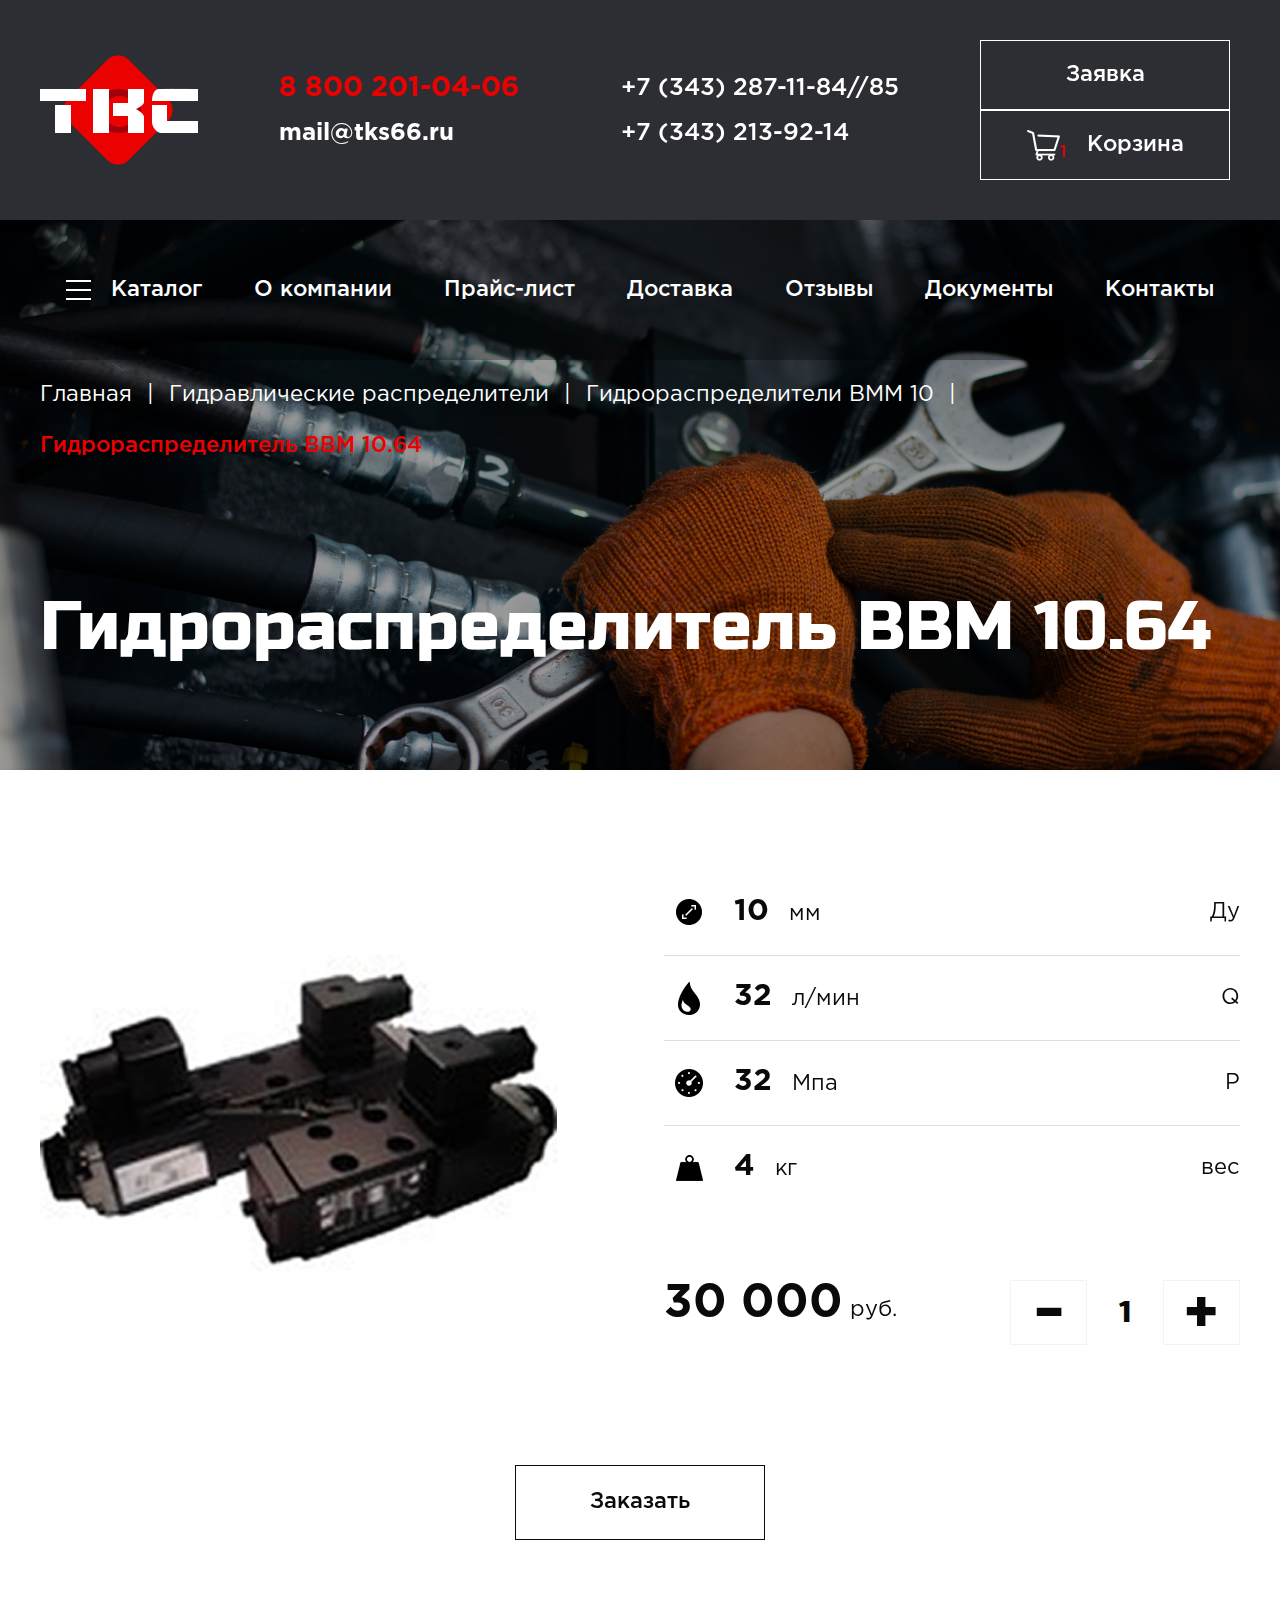
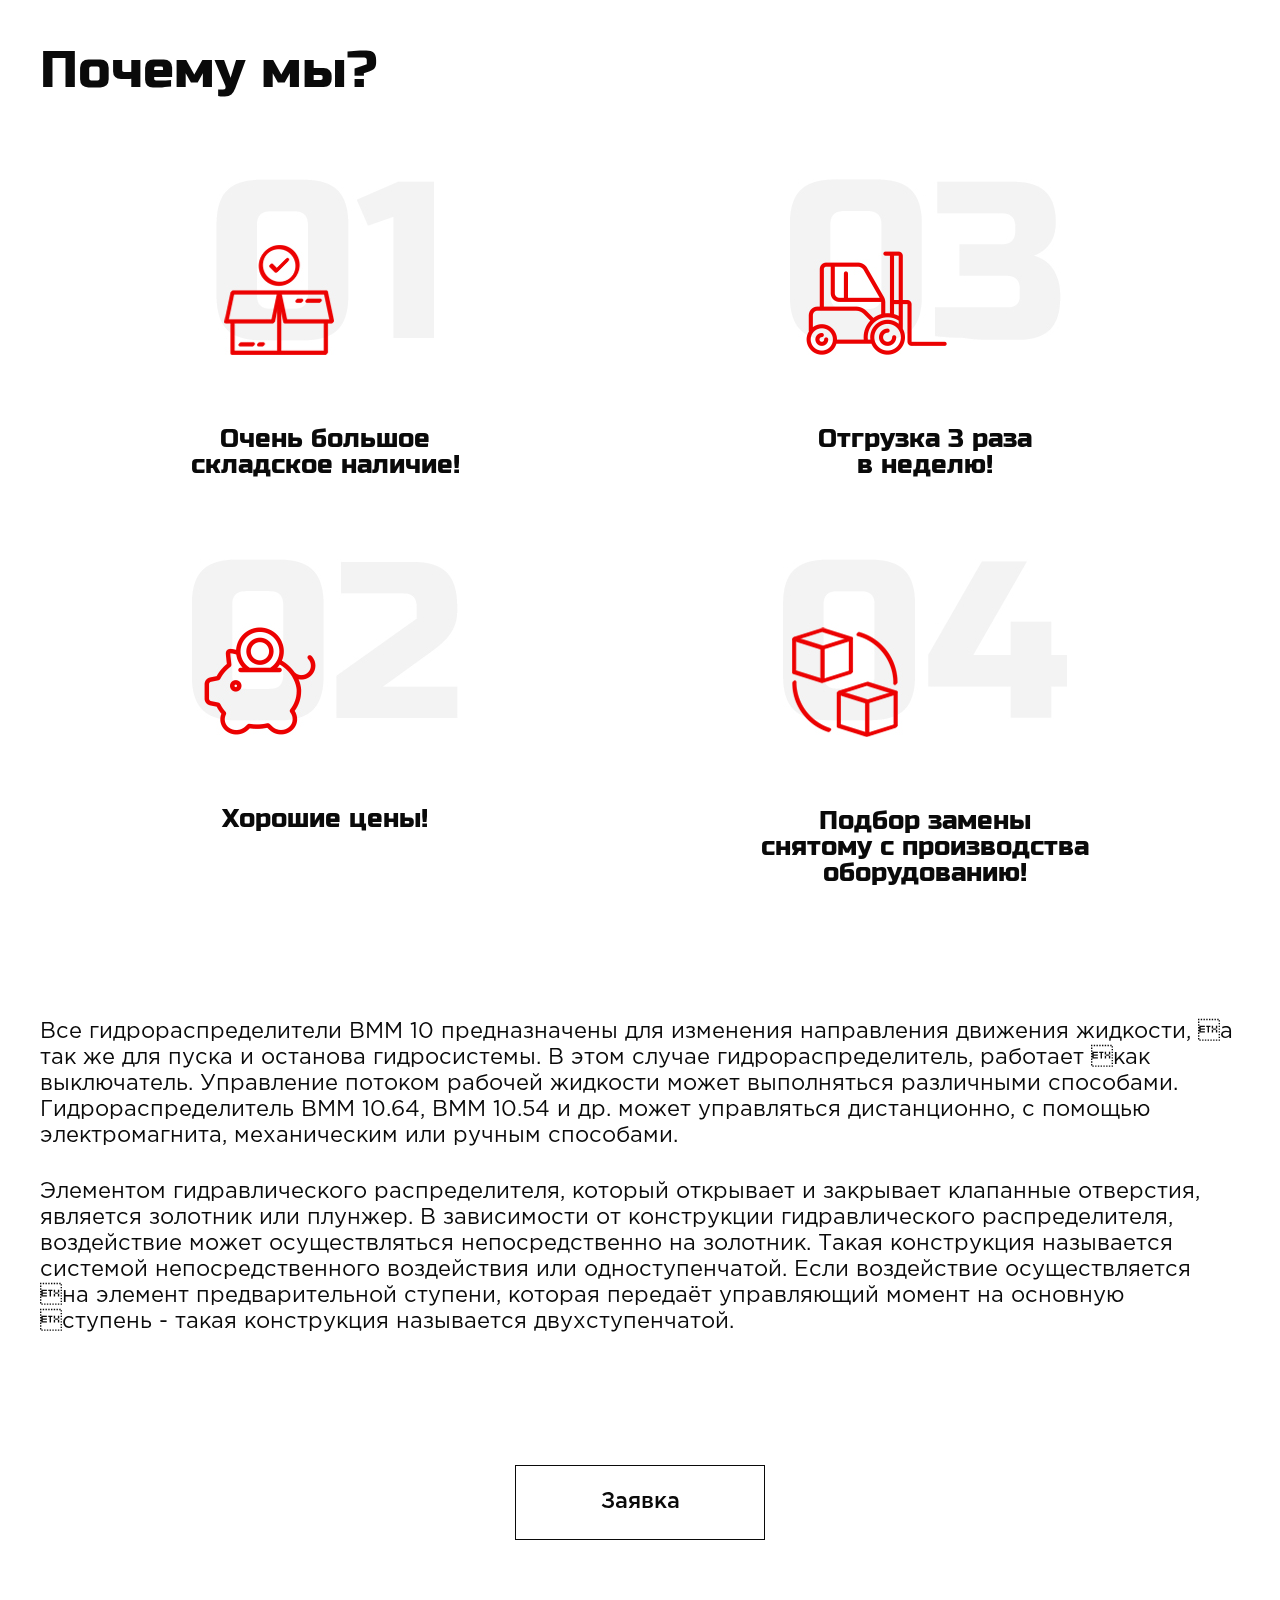
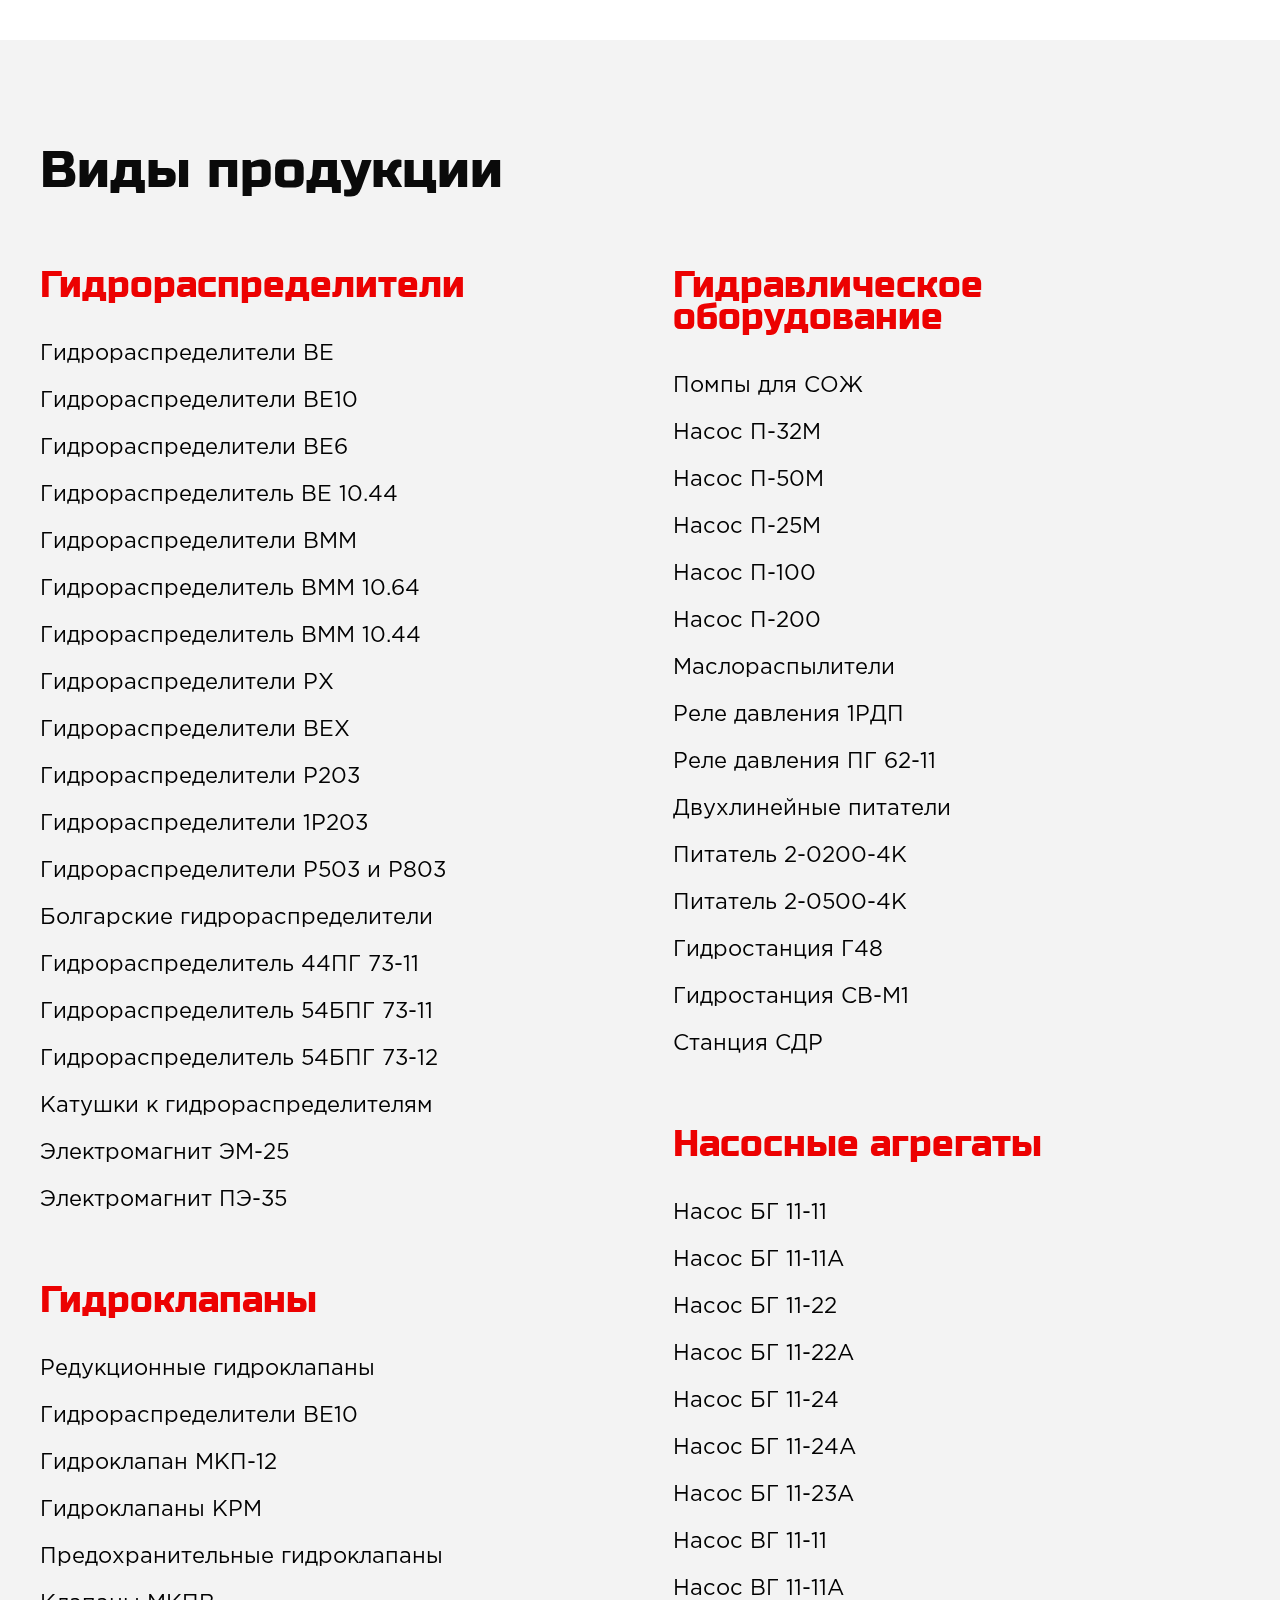
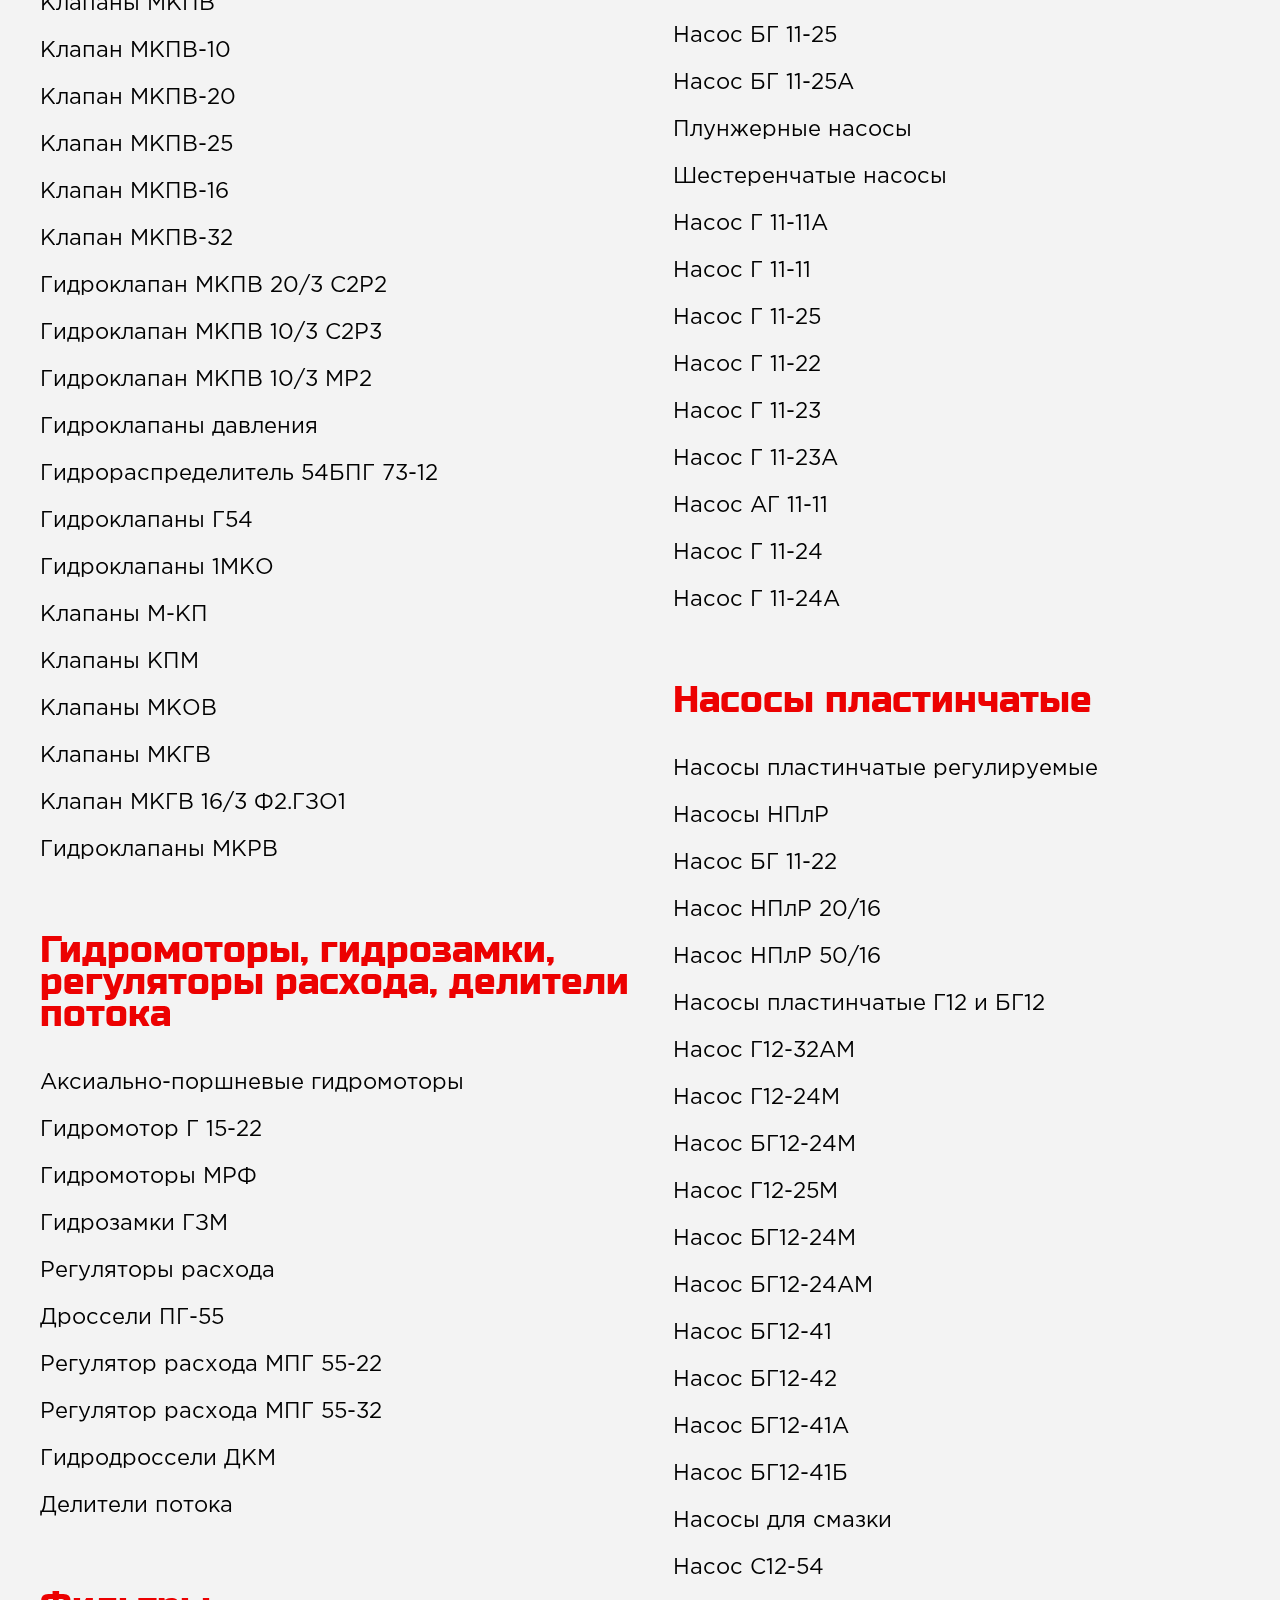
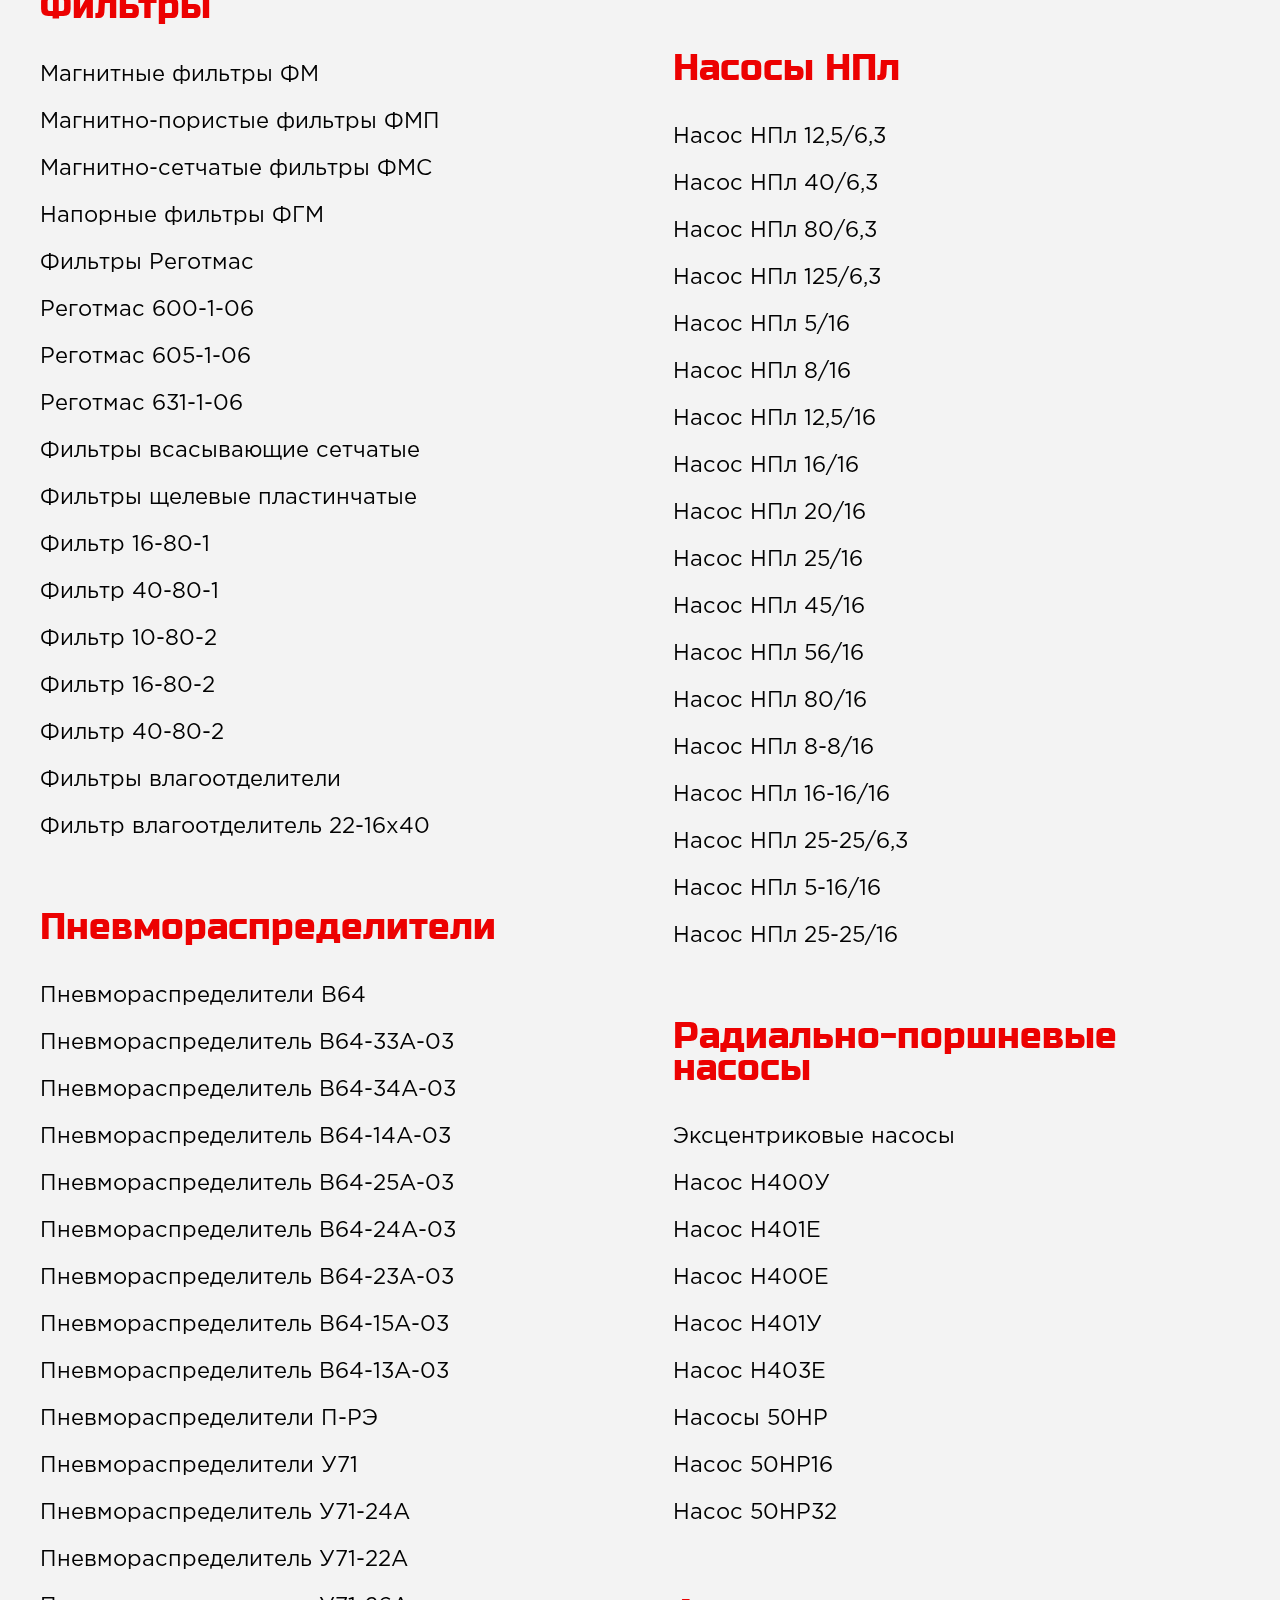
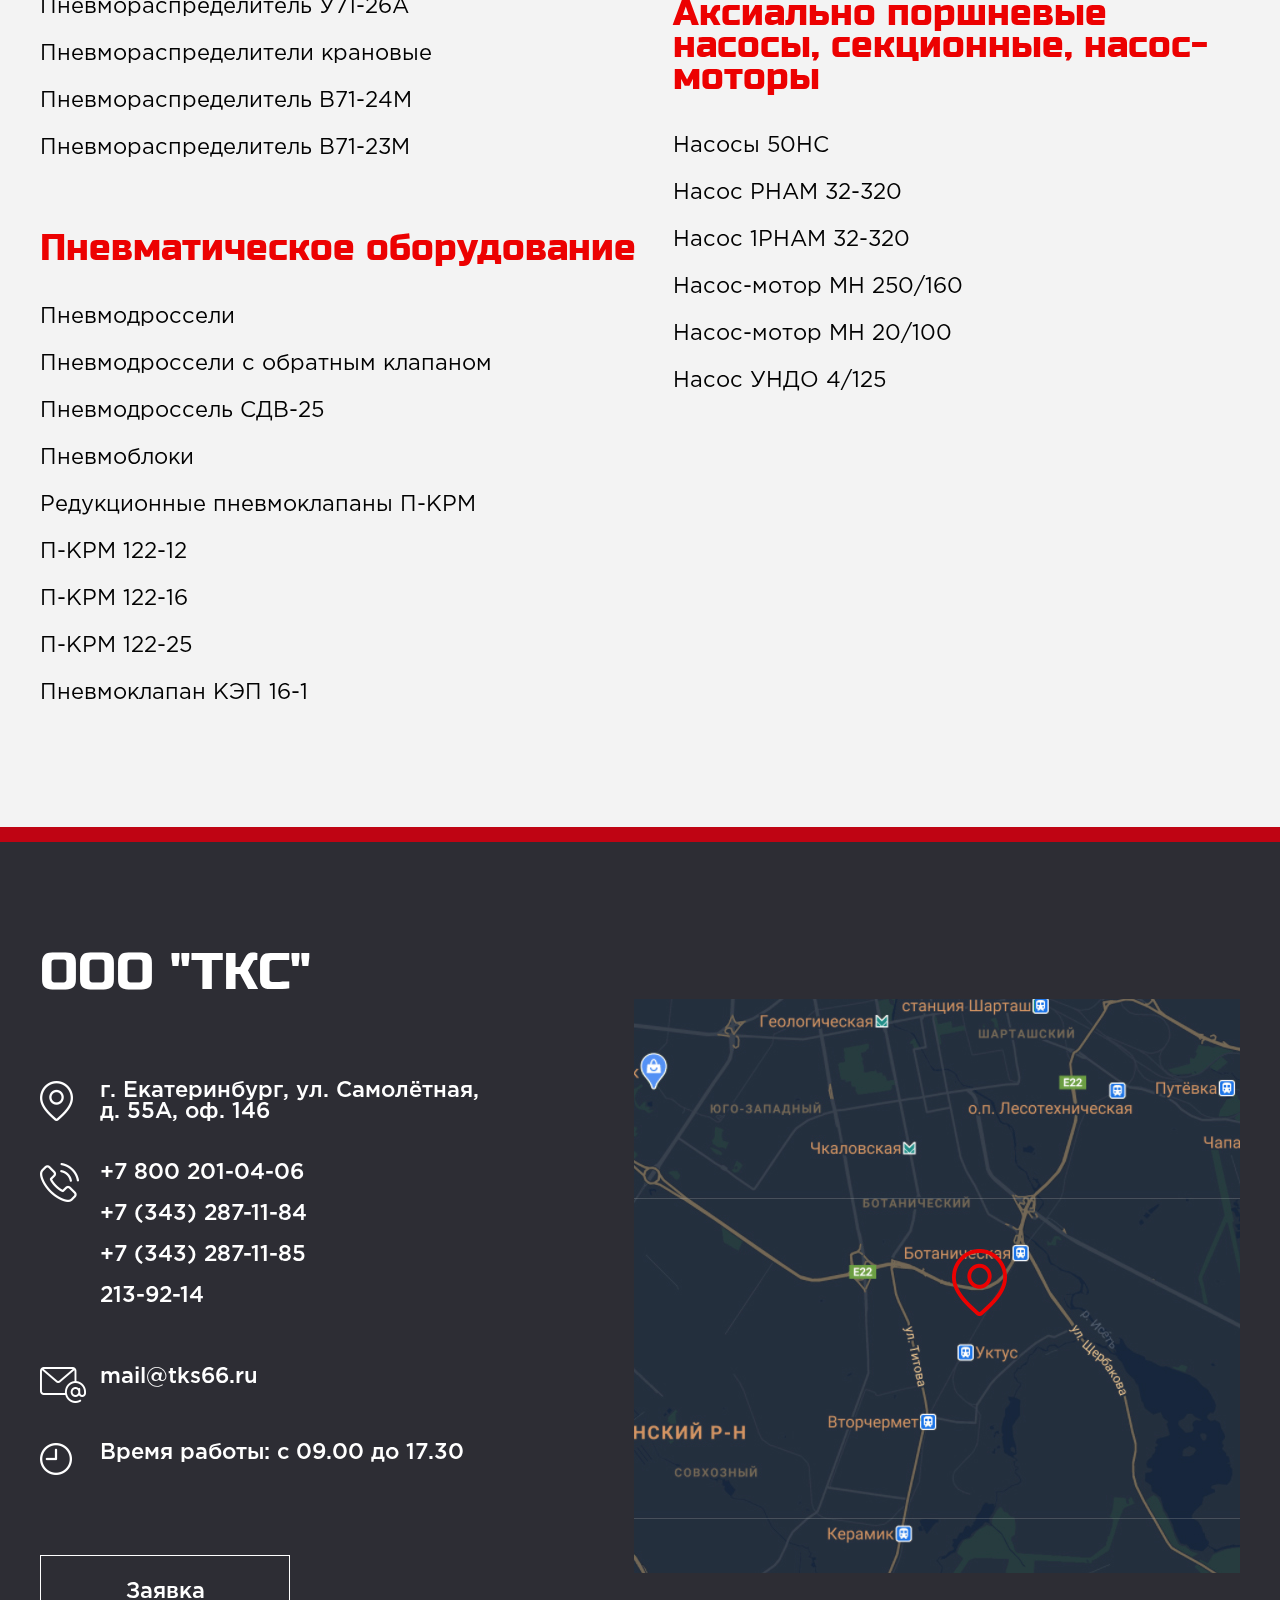
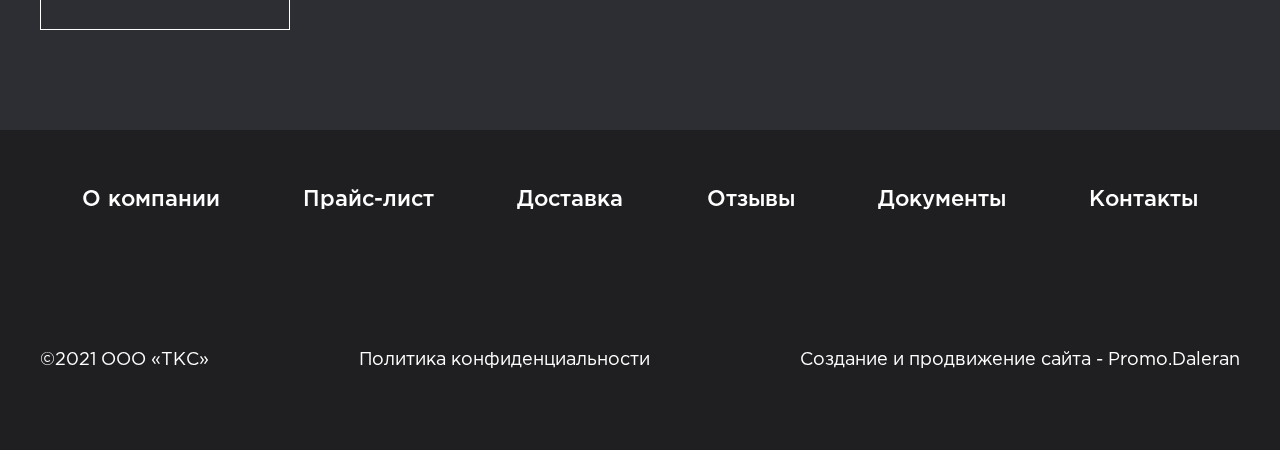
<file: detail.html>
<!DOCTYPE html>
<html>
<head>
	<meta charset="utf-8">
	<meta name="viewport" content="width=device-width, initial-scale=1, maximum-scale=1">
	<link rel="shortcut icon" href="img/favicon.png" type="image/png">
	<script src="https://ajax.googleapis.com/ajax/libs/jquery/3.3.1/jquery.min.js"></script>
	<script type="text/javascript" src="js/jquery.maskedinput.js"></script>
	<script type="text/javascript" src="js/jquery.fancybox.min.js"></script>
	<script type="text/javascript" src="js/swiper.min.js"></script>
	<script type="text/javascript" src="js/script.js"></script>
	<link rel="stylesheet" type="text/css" href="css/jquery.fancybox.min.css">
	<link rel="stylesheet" type="text/css" href="css/swiper.min.css">
	<link href="style.css" type="text/css" rel="stylesheet" />
</head>
<body>
	<div class="site row"> 
		<header>
			<div class="main_width">
				<div class="header">
					<a class="logo" href="/"><img src="img/logo.png" /></a>
					<div class="header_info">
						<a class="main_phone" href="tel:8 800 201-04-06">8 800 201-04-06</a>
						<a class="mail" href="mailto:mail@tks66.ru">mail@tks66.ru</a>
					</div>
					<div class="header_phones">
						<a href="tel:+7 (343) 287-11-84">+7 (343) 287-11-84//85</a>
						<a href="tel:+7 (343) 213-92-14">+7 (343) 213-92-14</a>
					</div>
					<div class="header_controls shown"> <!-- класс shown проставляется при добавлении товара в корзину -->
						<a class="btn order_link" data-fancybox data-src="#order" href="javascript:;">Заявка</a>
						<a class="btn basket_link" href="/cart"><span><img src="img/cart_ico.png" /><sub>1</sub></span><span>Корзина</span></a>
					</div>					
				</div>
			</div>
		</header>
		<div class="main_nav">
			<div class="main_width">
				<div class="nav">
					<a class="catalog_link"><span><span></span><span></span><span></span></span>Каталог</a>    
					<a class="nav_link"><span><span></span><span></span><span></span></span>Меню</a>                                                         
					<a href="">О компании</a>
					<a href="">Прайс-лист</a>
					<a href="">Доставка</a>
					<a href="">Отзывы</a>
					<a href="">Документы</a>
					<a href="">Контакты</a>
				</div>
				<div class="main_products">
					<div class="products_list">
						<ul>
							<li><a href="">Гидрораспределители</a></li>
							<li><a href="">Гидроклапаны</a></li>
							<li><a href="">Гидромоторы, гидрозамки, регуляторы расхода, делители потока</a></li>
							<li><a href="">Пневмораспределители</a></li>
							<li><a href="">Радиально-поршневые насосы</a></li>
							<li><a href="">Пневматическое оборудование</a></li>
						</ul>
						<ul>
							<li><a href="">Гидравлическое оборудование</a></li>
							<li><a href="">Насосные агрегаты</a></li>
							<li><a href="">Насосы пластинчатые</a></li>
							<li><a href="">Фильтры</a></li>
							<li><a href="">Насосы НПл</a></li>
							<li><a href="">Аксиально поршневые насосы, секционные, насос-моторы</a></li>
						</ul> 
					</div>
					<ul>	
				</div>
			</div>	
		</div>
		<section class="main_cover inset_cover">
			<div class="main_width inset_title">
				<div class="breadcrumbs">
					<a href="/">Главная</a> <a href="">Гидравлические распределители</a> <a href="">Гидрораспределители ВММ 10</a> <span>Гидрораспределитель ВВМ 10.64</span>
			</div>
			<div><h1>Гидрораспределитель ВВМ 10.64</h1></div>
			</div>
		</section>
		<section class="detail_wrapper">
      <div class="main_width">
        <div class="detail">
          <div><img src="img/detail_img.jpg" /></div>
          <div class="detail_content">
            <div class="props">
              <ul>
                <li>
                  <div><img src="img/props_ico_1.png" /></div>
                  <div><b>10</b>мм</div>
                  <div>Ду</div>
                </li>
                <li>
                  <div><img src="img/props_ico_2.png" /></div>
                  <div><b>32</b>л/мин</div>
                  <div>Q</div>
                </li>
                <li>
                  <div><img src="img/props_ico_3.png" /></div>
                  <div><b>32</b>Мпа</div>
                  <div>P</div>
                </li>
                <li>
                  <div><img src="img/props_ico_4.png" /></div>
                  <div><b>4</b>кг</div>
                  <div>вес</div>
                </li>
              </ul>
            </div>	
            <div class="detail_controls">
              <div class="detail_price"><b>30 000</b> руб.</div>
              <div class="counter">
                <a class="btn minus">-</a>
                <span type="text" class="form_control">1</span>
                <a class="btn plus">+</a>
              </div>
            </div>
          </div>
          <a class="btn">Заказать</a>
        </div>
      </div>
		</section>
    <section class="why_we">
      <div class="main_width">
        <div class="h1">Почему мы?</div>
        <ul>
          <li>
            <img src="img/why_we_ico_1.jpg" />
            <div class="h3">Очень большое <br/>складское наличие!</div>
          </li>
          <li>
            <img src="img/why_we_ico_2.jpg" />
            <div class="h3">Хорошие цены!</div>
          </li>
          <li>
            <img src="img/why_we_ico_3.jpg" />
            <div class="h3">Отгрузка 3 раза <br/>в неделю!</div>
          </li>
          <li>
            <img src="img/why_we_ico_4.jpg" />
            <div class="h3">Подбор замены <br/>снятому с производства <br/>оборудованию!</div>
          </li>
        </ul>
        <p>Все гидрораспределители ВММ 10 предназначены для изменения направления движения жидкости, а так же для пуска и останова гидросистемы. В этом случае гидрораспределитель, работает как выключатель. Управление потоком рабочей жидкости может выполняться различными способами. Гидрораспределитель ВММ 10.64, ВММ 10.54 и др. может управляться дистанционно, с помощью электромагнита, механическим или ручным способами.</p>

        <p>Элементом гидравлического распределителя, который открывает и закрывает клапанные отверстия, является золотник или плунжер. В зависимости от конструкции гидравлического распределителя, воздействие может осуществляться непосредственно на золотник. Такая конструкция называется системой непосредственного воздействия или одноступенчатой. Если воздействие осуществляется на элемент предварительной ступени, которая передаёт управляющий момент на основную ступень - такая конструкция называется двухступенчатой.</p>
        <a class="btn order_link" data-fancybox data-src="#order" href="javascript:;">Заявка</a>
      </div>
    </section>
		<section class="products">
			<div class="main_width">
				<div class="h1">Виды продукции</div>
				<div class="products_list">
					<div>
						<div class="h2"><a href="">Гидрораспределители</a></div>
						<ul>
							<li><a href="">Гидрораспределители ВЕ</a></li>
							<li><a href="">Гидрораспределители ВЕ10</a></li>
							<li><a href="">Гидрораспределители ВЕ6</a></li>
							<li><a href="">Гидрораспределитель ВЕ 10.44</a></li>
							<li><a href="">Гидрораспределители ВММ</a></li>
							<li><a href="">Гидрораспределитель ВММ 10.64</a></li>
							<li><a href="">Гидрораспределитель ВММ 10.44</a></li>
							<li><a href="">Гидрораспределители РХ</a></li>
							<li><a href="">Гидрораспределители ВЕХ</a></li>
							<li><a href="">Гидрораспределители Р203</a></li>
							<li><a href="">Гидрораспределители 1Р203</a></li>
							<li><a href="">Гидрораспределители Р503 и Р803</a></li>
							<li><a href="">Болгарские гидрораспределители</a></li>
							<li><a href="">Гидрораспределитель 44ПГ 73-11</a></li>
							<li><a href="">Гидрораспределитель 54БПГ 73-11</a></li>
							<li><a href="">Гидрораспределитель 54БПГ 73-12</a></li>
							<li><a href="">Катушки к гидрораспределителям</a></li>
							<li><a href="">Электромагнит ЭМ-25</a></li>
							<li><a href="">Электромагнит ПЭ-35</a></li>
						</ul>
						<div class="h2"><a href="">Гидроклапаны</a></div>
						<ul>
							<li><a href="">Редукционные гидроклапаны</a></li>
							<li><a href="">Гидрораспределители ВЕ10</a></li>
							<li><a href="">Гидроклапан МКП-12</a></li>
							<li><a href="">Гидроклапаны КРМ</a></li>
							<li><a href="">Предохранительные гидроклапаны</a></li>
							<li><a href="">Клапаны МКПВ</a></li>
							<li><a href="">Клапан МКПВ-10</a></li>
							<li><a href="">Клапан МКПВ-20</a></li>
							<li><a href="">Клапан МКПВ-25</a></li>
							<li><a href="">Клапан МКПВ-16</a></li>
							<li><a href="">Клапан МКПВ-32</a></li>
							<li><a href="">Гидроклапан МКПВ 20/3 С2Р2</a></li>
							<li><a href="">Гидроклапан МКПВ 10/3 С2Р3</a></li>
							<li><a href="">Гидроклапан МКПВ 10/3 МР2</a></li>
							<li><a href="">Гидроклапаны давления</a></li>
							<li><a href="">Гидрораспределитель 54БПГ 73-12</a></li>
							<li><a href="">Гидроклапаны Г54</a></li>
							<li><a href="">Гидроклапаны 1МКО</a></li>
							<li><a href="">Клапаны М-КП</a></li>
							<li><a href="">Клапаны КПМ</a></li>
							<li><a href="">Клапаны МКОВ</a></li>
							<li><a href="">Клапаны МКГВ</a></li>
							<li><a href="">Клапан МКГВ 16/3 Ф2.ГЗО1</a></li>
							<li><a href="">Гидроклапаны МКРВ</a></li>
						</ul>
						<div class="h2"><a href="">Гидромоторы, гидрозамки,  регуляторы расхода,  делители потока</a></div>
						<ul>
							<li><a href="">Аксиально-поршневые гидромоторы</a></li>
							<li><a href="">Гидромотор Г 15-22</a></li>
							<li><a href="">Гидромоторы МРФ</a></li>
							<li><a href="">Гидрозамки ГЗМ</a></li>
							<li><a href="">Регуляторы расхода</a></li>
							<li><a href="">Дроссели ПГ-55</a></li>
							<li><a href="">Регулятор расхода МПГ 55-22</a></li>
							<li><a href="">Регулятор расхода МПГ 55-32</a></li>
							<li><a href="">Гидродроссели ДКМ</a></li>
							<li><a href="">Делители потока</a></li>
						</ul>
						<div class="h2"><a href="">Фильтры</a></div>
						<ul>
							<li><a href="">Магнитные фильтры ФМ</a></li>
							<li><a href="">Магнитно-пористые фильтры ФМП</a></li>
							<li><a href="">Магнитно-сетчатые фильтры ФМС</a></li>
							<li><a href="">Напорные фильтры ФГМ</a></li>
							<li><a href="">Фильтры Реготмас</a></li>
							<li><a href="">Реготмас 600-1-06</a></li>
							<li><a href="">Реготмас 605-1-06</a></li>
							<li><a href="">Реготмас 631-1-06</a></li>
							<li><a href="">Фильтры всасывающие сетчатые</a></li>
							<li><a href="">Фильтры щелевые пластинчатые</a></li>
							<li><a href="">Фильтр 16-80-1</a></li>
							<li><a href="">Фильтр 40-80-1</a></li>
							<li><a href="">Фильтр 10-80-2</a></li>
							<li><a href="">Фильтр 16-80-2</a></li>
							<li><a href="">Фильтр 40-80-2</a></li>
							<li><a href="">Фильтры влагоотделители</a></li>
							<li><a href="">Фильтр влагоотделитель 22-16х40</a></li>
						</ul>
						<div class="h2"><a href="">Пневмораспределители</a></div>
						<ul>
							<li><a href="">Пневмораспределители В64</a></li>
							<li><a href="">Пневмораспределитель В64-33А-03</a></li>
							<li><a href="">Пневмораспределитель В64-34А-03</a></li>
							<li><a href="">Пневмораспределитель В64-14А-03</a></li>
							<li><a href="">Пневмораспределитель В64-25А-03</a></li>
							<li><a href="">Пневмораспределитель В64-24А-03</a></li>
							<li><a href="">Пневмораспределитель В64-23А-03</a></li>
							<li><a href="">Пневмораспределитель В64-15А-03</a></li>
							<li><a href="">Пневмораспределитель В64-13А-03</a></li>
							<li><a href="">Пневмораспределители П-РЭ</a></li>
							<li><a href="">Пневмораспределители У71</a></li>
							<li><a href="">Пневмораспределитель У71-24А</a></li>
							<li><a href="">Пневмораспределитель У71-22А</a></li>
							<li><a href="">Пневмораспределитель У71-26А</a></li>
							<li><a href="">Пневмораспределители крановые</a></li>
							<li><a href="">Пневмораспределитель В71-24М</a></li>
							<li><a href="">Пневмораспределитель В71-23М</a></li>
						</ul>
						<div class="h2"><a href="">Пневматическое  оборудование</a></div>
						<ul>
							<li><a href="">Пневмодроссели</a></li>
							<li><a href="">Пневмодроссели с обратным клапаном</a></li>
							<li><a href="">Пневмодроссель СДВ-25</a></li>
							<li><a href="">Пневмоблоки</a></li>
							<li><a href="">Редукционные пневмоклапаны П-КРМ</a></li>
							<li><a href="">П-КРМ 122-12</a></li>
							<li><a href="">П-КРМ 122-16</a></li>
							<li><a href="">П-КРМ 122-25</a></li>
							<li><a href="">Пневмоклапан КЭП 16-1</a></li>
						</ul>
					</div>
					<div>
						<div class="h2"><a href="">Гидравлическое оборудование</a></div>
						<ul>
							<li><a href="">Помпы для СОЖ</a></li>
							<li><a href="">Насос П-32М</a></li>
							<li><a href="">Насос П-50М</a></li>
							<li><a href="">Насос П-25М</a></li>
							<li><a href="">Насос П-100</a></li>
							<li><a href="">Насос П-200</a></li>
							<li><a href="">Маслораспылители</a></li>
							<li><a href="">Реле давления 1РДП</a></li>
							<li><a href="">Реле давления ПГ 62-11</a></li>
							<li><a href="">Двухлинейные питатели</a></li>
							<li><a href="">Питатель 2-0200-4К</a></li>
							<li><a href="">Питатель 2-0500-4К</a></li>
							<li><a href="">Гидростанция Г48</a></li>
							<li><a href="">Гидростанция СВ-М1</a></li>
							<li><a href="">Станция СДР</a></li>
						</ul>
						<div class="h2"><a href="">Насосные агрегаты</a></div>
						<ul>
							<li><a href="">Насос БГ 11-11</a></li>
							<li><a href="">Насос БГ 11-11А</a></li>
							<li><a href="">Насос БГ 11-22</a></li>
							<li><a href="">Насос БГ 11-22А</a></li>
							<li><a href="">Насос БГ 11-24</a></li>
							<li><a href="">Насос БГ 11-24А</a></li>
							<li><a href="">Насос БГ 11-23А</a></li>
							<li><a href="">Насос ВГ 11-11</a></li>
							<li><a href="">Насос ВГ 11-11А</a></li>
							<li><a href="">Насос БГ 11-25</a></li>
							<li><a href="">Насос БГ 11-25А</a></li>
							<li><a href="">Плунжерные насосы</a></li>
							<li><a href="">Шестеренчатые насосы</a></li>
							<li><a href="">Насос Г 11-11А</a></li>
							<li><a href="">Насос Г 11-11</a></li>
							<li><a href="">Насос Г 11-25</a></li>
							<li><a href="">Насос Г 11-22</a></li>
							<li><a href="">Насос Г 11-23</a></li>
							<li><a href="">Насос Г 11-23А</a></li>
							<li><a href="">Насос АГ 11-11</a></li>
							<li><a href="">Насос Г 11-24</a></li>
							<li><a href="">Насос Г 11-24А</a></li>
						</ul>
						<div class="h2"><a href="">Насосы пластинчатые</a></div>
						<ul>
							<li><a href="">Насосы пластинчатые регулируемые</a></li>
							<li><a href="">Насосы НПлР</a></li>
							<li><a href="">Насос БГ 11-22</a></li>
							<li><a href="">Насос НПлР 20/16</a></li>
							<li><a href="">Насос НПлР 50/16</a></li>
							<li><a href="">Насосы пластинчатые Г12 и БГ12</a></li>
							<li><a href="">Насос Г12-32АМ</a></li>
							<li><a href="">Насос Г12-24М</a></li>
							<li><a href="">Насос БГ12-24М</a></li>
							<li><a href="">Насос Г12-25М</a></li>
							<li><a href="">Насос БГ12-24М</a></li>
							<li><a href="">Насос БГ12-24АМ</a></li>
							<li><a href="">Насос БГ12-41</a></li>
							<li><a href="">Насос БГ12-42</a></li>
							<li><a href="">Насос БГ12-41А</a></li>
							<li><a href="">Насос БГ12-41Б</a></li>
							<li><a href="">Насосы для смазки</a></li>
							<li><a href="">Насос С12-54</a></li>
						</ul>
						<div class="h2"><a href="">Насосы НПл</a></div>
						<ul>
							<li><a href="">Насос НПл 12,5/6,3</a></li>
							<li><a href="">Насос НПл 40/6,3</a></li>
							<li><a href="">Насос НПл 80/6,3</a></li>
							<li><a href="">Насос НПл 125/6,3</a></li>
							<li><a href="">Насос НПл 5/16</a></li>
							<li><a href="">Насос НПл 8/16</a></li>
							<li><a href="">Насос НПл 12,5/16</a></li>
							<li><a href="">Насос НПл 16/16</a></li>
							<li><a href="">Насос НПл 20/16</a></li>
							<li><a href="">Насос НПл 25/16</a></li>
							<li><a href="">Насос НПл 45/16</a></li>
							<li><a href="">Насос НПл 56/16</a></li>
							<li><a href="">Насос НПл 80/16</a></li>
							<li><a href="">Насос НПл 8-8/16</a></li>
							<li><a href="">Насос НПл 16-16/16</a></li>
							<li><a href="">Насос НПл 25-25/6,3</a></li>
							<li><a href="">Насос НПл 5-16/16</a></li>
							<li><a href="">Насос НПл 25-25/16</a></li>
						</ul>
						<div class="h2"><a href="">Радиально-поршневые насосы</a></div>
						<ul>
							<li><a href="">Эксцентриковые насосы</a></li>
							<li><a href="">Насос Н400У</a></li>
							<li><a href="">Насос Н401Е</a></li>
							<li><a href="">Насос Н400Е</a></li>
							<li><a href="">Насос Н401У</a></li>
							<li><a href="">Насос Н403Е</a></li>
							<li><a href="">Насосы 50НР</a></li>
							<li><a href="">Насос 50НР16</a></li>
							<li><a href="">Насос 50НР32</a></li>
						</ul>
						<div class="h2"><a href="">Аксиально поршневые насосы, секционные, насос-моторы</a></div>
						<ul>
							<li><a href="">Насосы 50НС</a></li>
							<li><a href="">Насос РНАМ 32-320</a></li>
							<li><a href="">Насос 1РНАМ 32-320</a></li>
							<li><a href="">Насос-мотор МН 250/160</a></li>
							<li><a href="">Насос-мотор МН 20/100</a></li>
							<li><a href="">Насос УНДО 4/125</a></li>
						</ul>
					</div>
				</div>	
			</div>
		</section>		
		<section class="main_contacts">
			<div class="main_width">
					<div class="contacts">
						<div>
							<div class="h1">ООО "ТКС"</div>
							<div class="main_info">
									<div>
										<div><img src="img/contacts_ico_1.png" /></div>
										<div>г. Екатеринбург, ул. Самолётная,<br/>д. 55А, оф. 146</div>
									</div>
									<div>
										<div><img src="img/contacts_ico_2.png" /></div>
										<div>
												<span>+7 800 201-04-06</span>
												<span>+7 (343) 287-11-84</span>
												<span>+7 (343) 287-11-85</span>
												<span>213-92-14</span>
										</div>
									</div>	
									<div>
										<div><img src="img/contacts_ico_3.png" /></div>
										<div>mail@tks66.ru</div>
									</div>
									<div>
										<div><img src="img/contacts_ico_4.png" /></div>
										<div>Время работы: с 09.00 до 17.30</div>
									</div>
							</div>
							<a class="btn order_link" data-fancybox data-src="#order" href="javascript:;">Заявка</a>
						</div>
						<div>
							<img src="img/map.jpg" />
						</div>
					</div>
			</div>
		</section>
		<div class="parallax_bg"></div>
		<footer>
			<div class="main_width">
				<div class="nav">                                                        
					<a href="">О компании</a>
					<a href="">Прайс-лист</a>
					<a href="">Доставка</a>
					<a href="">Отзывы</a>
					<a href="">Документы</a>
					<a href="">Контакты</a>
				</div>
				<div class="bottom">
					<div>©2021 ООО «ТКС»</div>
					<div><a href="">Политика конфиденциальности</a></div>
					<div><a href="">Создание и продвижение сайта - Promo.Daleran</a></div>
				</div>
			</div>
			<a class="to_top"><img src="img/to_top.png" /></a>
		</footer>
	</div>
	<!--  всплывашки -->
	<div class="popup order" style="display:none;" id="order">
		<div class="h2">Оформить заказ</div>
		<form>
      <span>Ваши Ф.И.О.</span>
			<input type="text" class="form_control" placeholder="" />
      <span>Электронная почта</span>
			<input type="text" class="form_control" placeholder="" />
      <span>Номер телефона</span>
			<input type="text" class="form_control phone_input" placeholder="" />
      <span>Комментарий</span>
			<textarea class="form_control" placeholder=""></textarea>
			<div class="checkbox_div">
				<input type="checkbox" class="checkbox" id="accepment" checked="">
				<label for="accepment">Я согласен с политикой организации по обработке персональных данных и даю согласие на их обработку</label>
			</div>
			<button type="submit" class="btn btn2">Оформить заказ</button>
		</form>
	</div>
	<div class="popup success" style="display:none;" id="success">
		<div class="h2">Товар добавлен в корзину</div>
		<div class="popup_controls">
			<a class="btn" data-fancybox-close>Продолжить</a>
			<a class="btn btn2">Оформить заказ</a>
		</div>
	</div>
	<div class="popup order_success" style="display:none;" id="order_success">
		<div class="h2">Спасибо!</div>
    <p>Наши менеджеры скоро свяжутся<br/> 
      с Вами для подтверждения заказа.
    </p>
    <a class="btn btn2" data-fancybox-close>Закрыть</a>
	</div>
</body>	
</html>
</file>
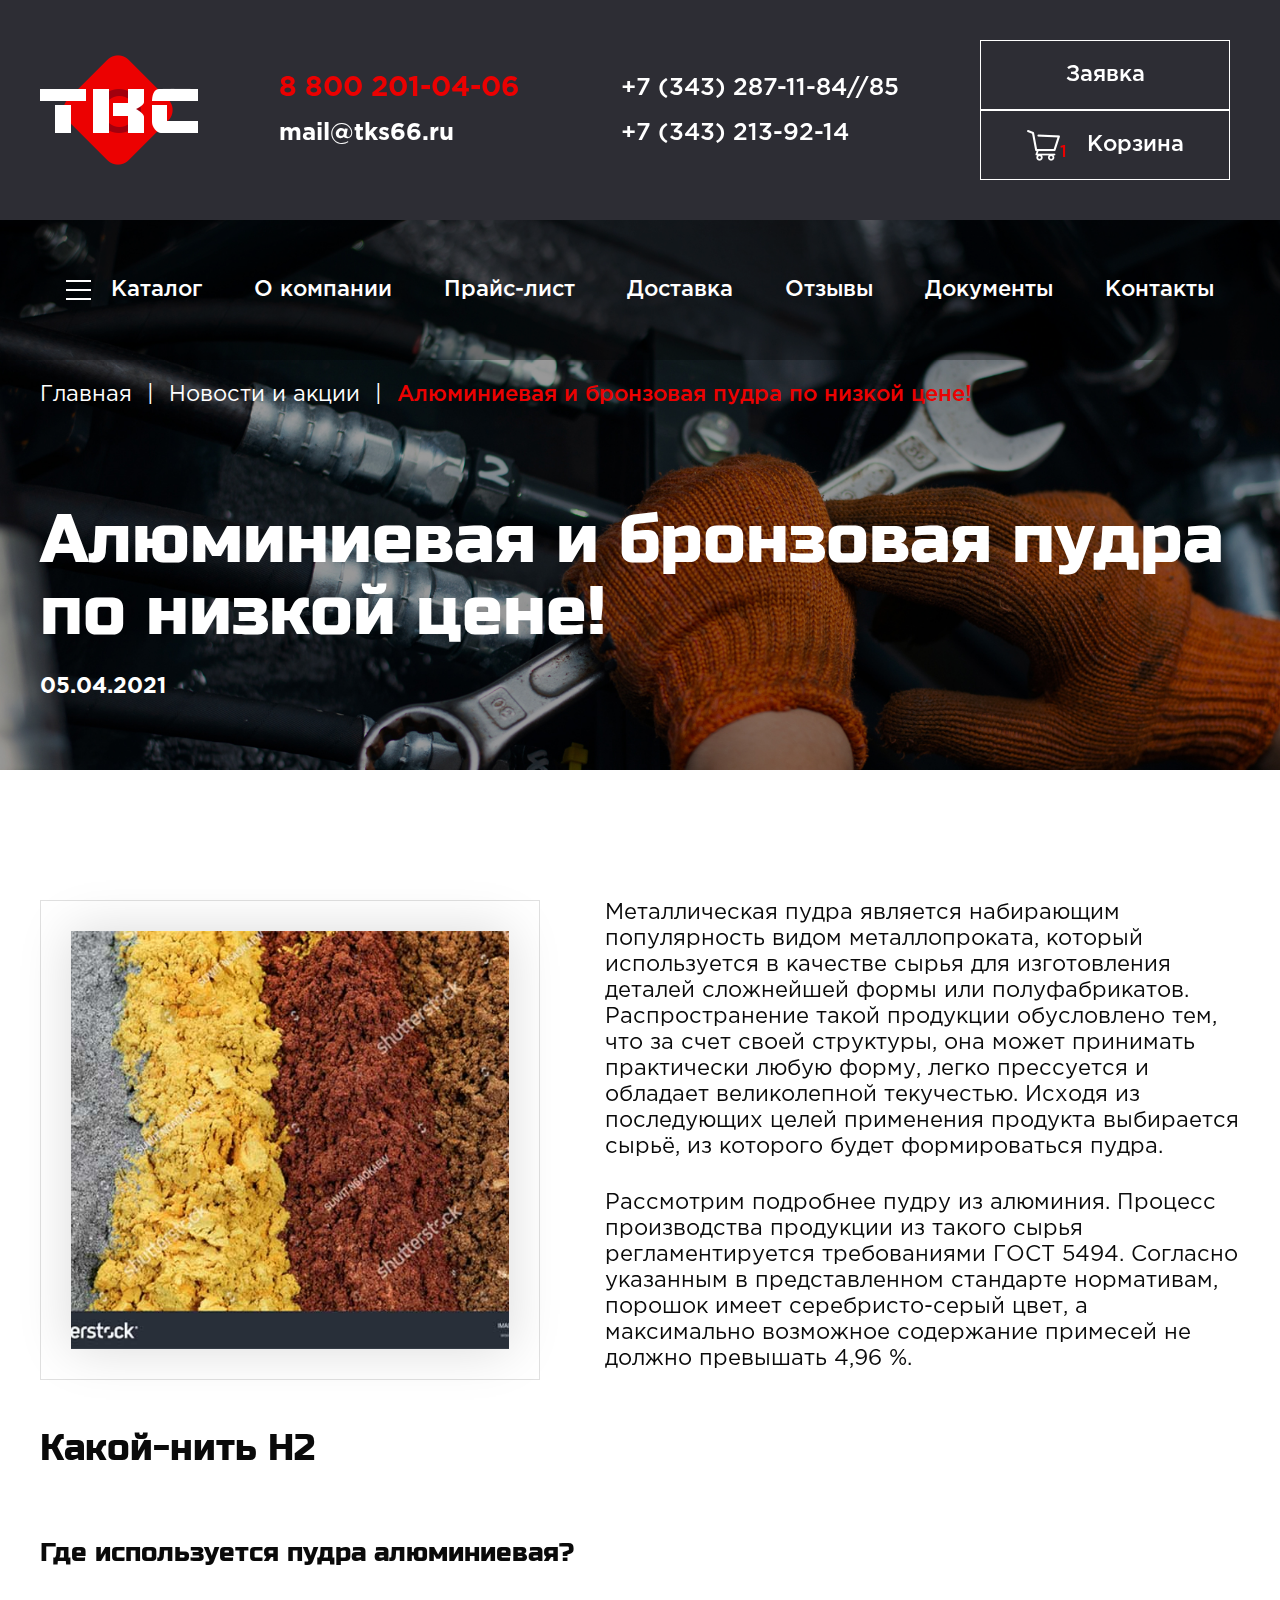
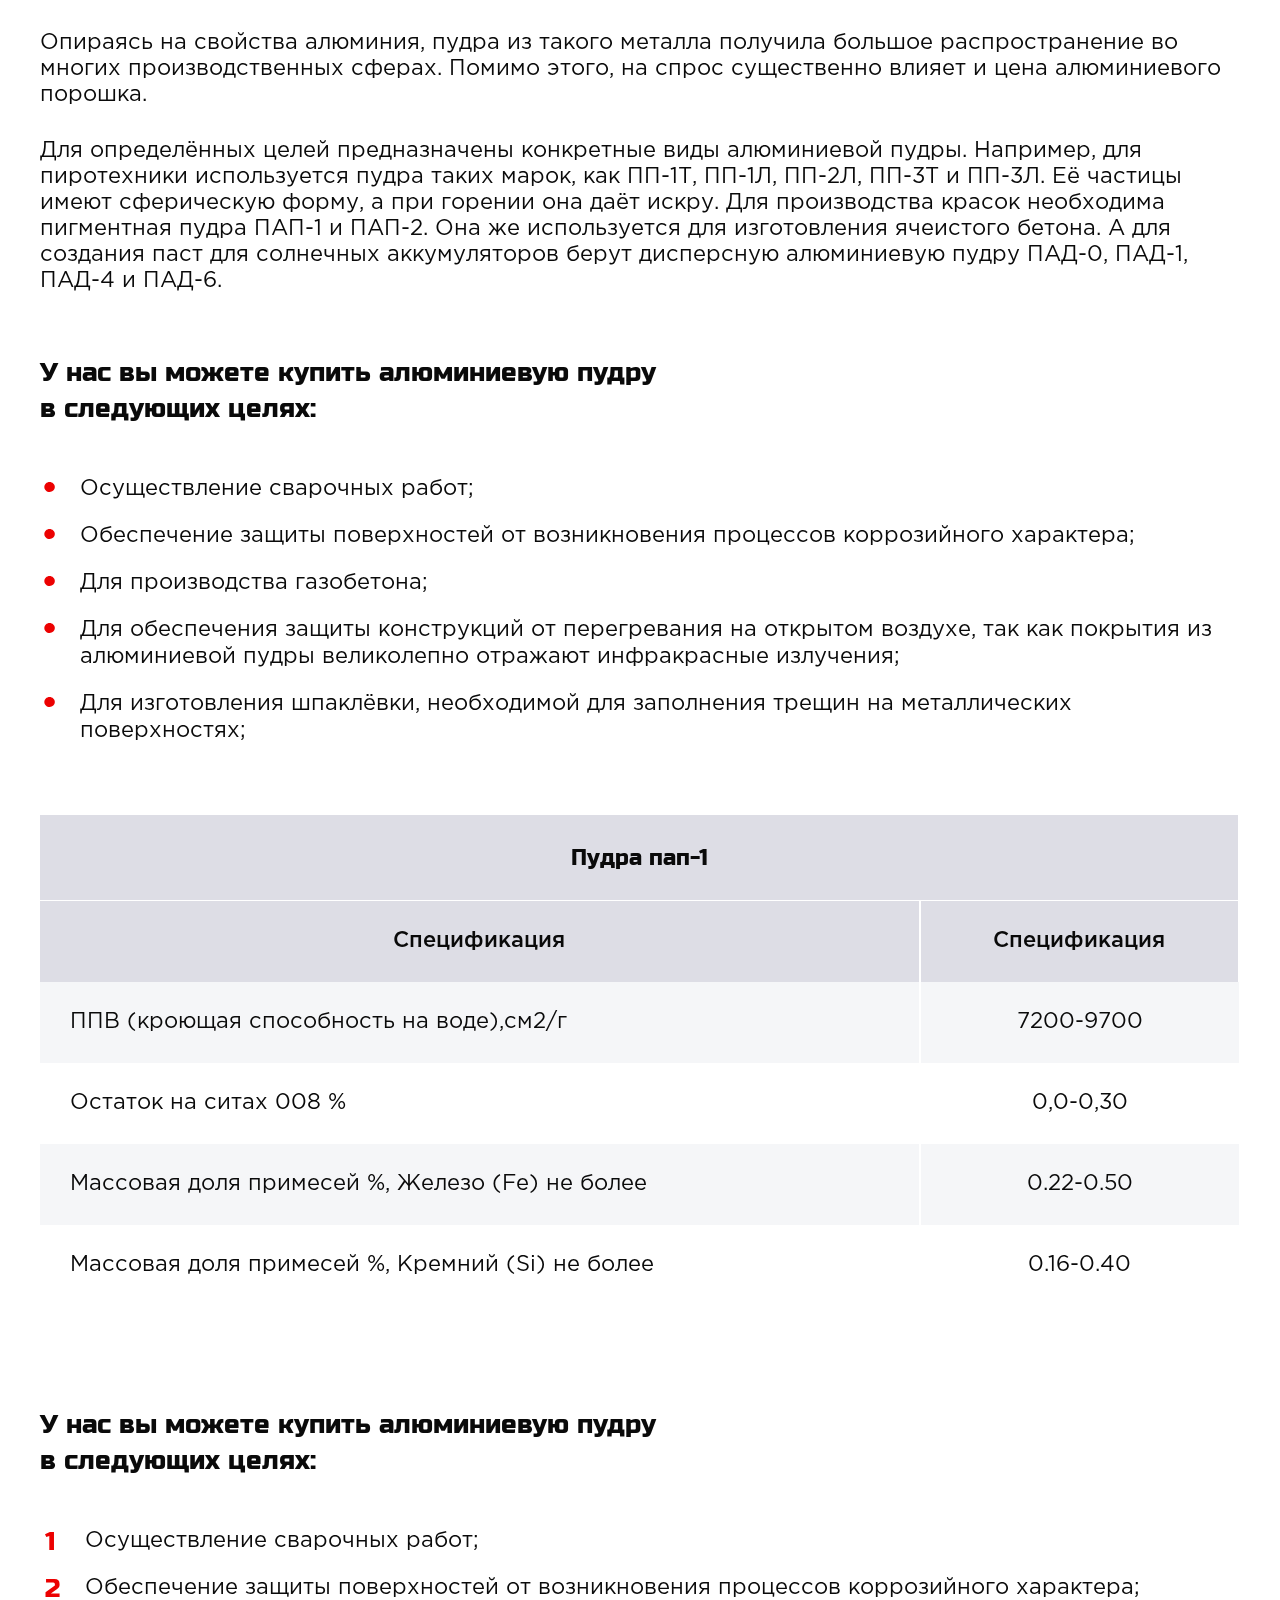
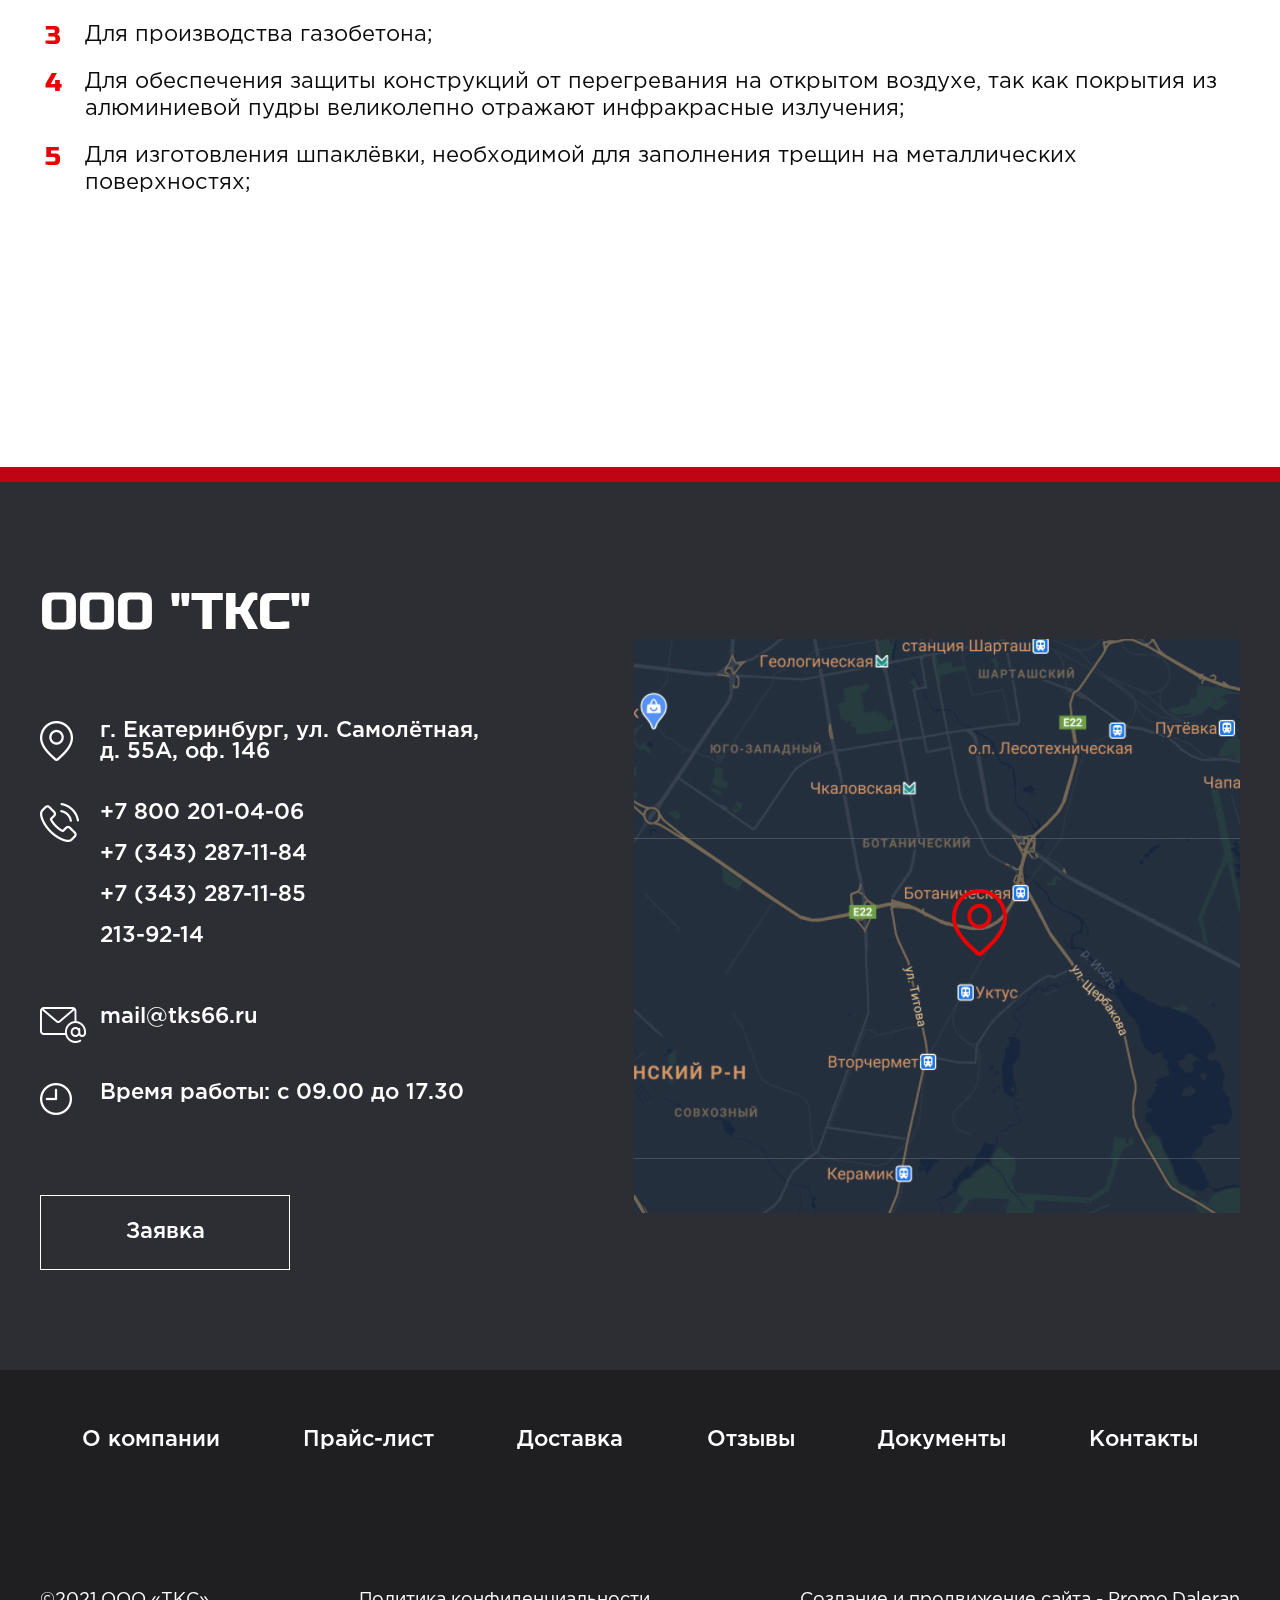
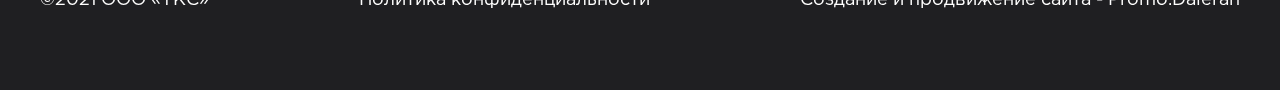
<file: news_detail.html>
<!DOCTYPE html>
<html>
<head>
	<meta charset="utf-8">
	<meta name="viewport" content="width=device-width, initial-scale=1, maximum-scale=1">
	<link rel="shortcut icon" href="img/favicon.png" type="image/png">
	<script src="https://ajax.googleapis.com/ajax/libs/jquery/3.3.1/jquery.min.js"></script>
	<script type="text/javascript" src="js/jquery.maskedinput.js"></script>
	<script type="text/javascript" src="js/jquery.fancybox.min.js"></script>
	<script type="text/javascript" src="js/swiper.min.js"></script>
	<script type="text/javascript" src="js/script.js"></script>
	<link rel="stylesheet" type="text/css" href="css/jquery.fancybox.min.css">
	<link rel="stylesheet" type="text/css" href="css/swiper.min.css">
	<link href="style.css" type="text/css" rel="stylesheet" />
</head>
<body>
	<div class="site row"> 
		<header>
			<div class="main_width">
				<div class="header">
					<a class="logo" href="/"><img src="img/logo.png" /></a>
					<div class="header_info">
						<a class="main_phone" href="tel:8 800 201-04-06">8 800 201-04-06</a>
						<a class="mail" href="mailto:mail@tks66.ru">mail@tks66.ru</a>
					</div>
					<div class="header_phones">
						<a href="tel:+7 (343) 287-11-84">+7 (343) 287-11-84//85</a>
						<a href="tel:+7 (343) 213-92-14">+7 (343) 213-92-14</a>
					</div>
					<div class="header_controls shown"> <!-- класс shown проставляется при добавлении товара в корзину -->
						<a class="btn order_link" data-fancybox data-src="#order" href="javascript:;">Заявка</a>
						<a class="btn basket_link" href="/cart"><span><img src="img/cart_ico.png" /><sub>1</sub></span><span>Корзина</span></a>
					</div>					
				</div>
			</div>
		</header>
		<div class="main_nav">
			<div class="main_width">
				<div class="nav">
					<a class="catalog_link"><span><span></span><span></span><span></span></span>Каталог</a>    
					<a class="nav_link"><span><span></span><span></span><span></span></span>Меню</a>                                                         
					<a href="">О компании</a>
					<a href="">Прайс-лист</a>
					<a href="">Доставка</a>
					<a href="">Отзывы</a>
					<a href="">Документы</a>
					<a href="">Контакты</a>
				</div>
				<div class="main_products">
					<div class="products_list">
						<ul>
							<li><a href="">Гидрораспределители</a></li>
							<li><a href="">Гидроклапаны</a></li>
							<li><a href="">Гидромоторы, гидрозамки, регуляторы расхода, делители потока</a></li>
							<li><a href="">Пневмораспределители</a></li>
							<li><a href="">Радиально-поршневые насосы</a></li>
							<li><a href="">Пневматическое оборудование</a></li>
						</ul>
						<ul>
							<li><a href="">Гидравлическое оборудование</a></li>
							<li><a href="">Насосные агрегаты</a></li>
							<li><a href="">Насосы пластинчатые</a></li>
							<li><a href="">Фильтры</a></li>
							<li><a href="">Насосы НПл</a></li>
							<li><a href="">Аксиально поршневые насосы, секционные, насос-моторы</a></li>
						</ul> 
					</div>
					<ul>	
				</div>
			</div>	
		</div>
		<section class="main_cover inset_cover">
			<div class="main_width inset_title">
				<div class="breadcrumbs">
					<a href="/">Главная</a> <a href="">Новости и акции</a> <span>Алюминиевая и бронзовая пудра по низкой цене!</span>
			  </div>
			<div>
        <h1>Алюминиевая и бронзовая пудра по низкой цене!</h1>
        <b>05.04.2021</b>
      </div>
			</div>
		</section>
    <section>
			<div class="main_width">
        <div class="news_detail row">
          <div class="news_detail_image">
            <div><div style="background-image: url(img/news_img_1.jpg);"></div></div>
          </div>
          <p>Металлическая пудра является набирающим популярность видом металлопроката, который используется в качестве сырья для изготовления деталей сложнейшей формы или полуфабрикатов. Распространение такой продукции обусловлено тем, что за счет своей структуры, она может принимать практически любую форму, легко прессуется и обладает великолепной текучестью. Исходя из последующих целей применения продукта выбирается сырьё, из которого будет формироваться пудра.</p>
          <p>Рассмотрим подробнее пудру из алюминия. Процесс производства продукции из такого сырья регламентируется требованиями ГОСТ 5494. Согласно указанным в представленном стандарте нормативам, порошок имеет серебристо-серый цвет, а максимально возможное содержание примесей не должно превышать 4,96 %.</p>
          <h2>Какой-нить H2</h2>
					<h3>Где используется пудра алюминиевая?</h3>
          <p>Опираясь на свойства алюминия, пудра из такого металла получила большое распространение во многих производственных сферах. Помимо этого, на спрос существенно влияет и цена алюминиевого порошка.</p>
          <p>Для определённых целей предназначены конкретные виды алюминиевой пудры. Например, для пиротехники используется пудра таких марок, как ПП-1Т, ПП-1Л, ПП-2Л, ПП-3Т и ПП-3Л. Её частицы имеют сферическую форму, а при горении она даёт искру. Для производства красок необходима пигментная пудра ПАП-1 и ПАП-2. Она же используется для изготовления ячеистого бетона. А для создания паст для солнечных аккумуляторов берут дисперсную алюминиевую пудру ПАД-0, ПАД-1, ПАД-4 и ПАД-6.</p>
          <h3>У нас вы можете купить алюминиевую пудру <br/>в следующих целях:</h3>
          <ul class="ul">
            <li>Осуществление сварочных работ;</li>
            <li>Обеспечение защиты поверхностей от возникновения процессов коррозийного характера;</li>
            <li>Для производства газобетона;</li>
            <li>Для обеспечения защиты конструкций от перегревания на открытом воздухе, так как покрытия из алюминиевой пудры великолепно отражают инфракрасные излучения;</li>
            <li>Для изготовления шпаклёвки, необходимой для заполнения трещин на металлических поверхностях;</li>
          </ul>

          <table class="table">
            <thead>
              <tr>
                <th colspan="2" class="table_title">Пудра пап-1</th>
              </tr>
              <tr>
                <th>Спецификация</th>
                <th>Спецификация</th>
              </tr>
            </thead>
            <tbody>
              <tr>
                <td>ППВ (кроющая способность на воде),см2/г</td>
                <th>7200-9700</th>
              </tr>
              <tr>
                <td>Остаток на ситах 008 %</td>
                <th>0,0-0,30</th>
              </tr>
              <tr>
                <td>Массовая доля примесей %, Железо (Fe) не более</td>
                <th>0.22-0.50</th>
              </tr>
              <tr>
                <td>Массовая доля примесей %, Кремний (Si) не более</td>
                <th>0.16-0.40</th>
              </tr>
            </tbody>
          </table>

          <h3>У нас вы можете купить алюминиевую пудру <br/>в следующих целях:</h3>
          <ol class="ol">
            <li>Осуществление сварочных работ;</li>
            <li>Обеспечение защиты поверхностей от возникновения процессов коррозийного характера;</li>
            <li>Для производства газобетона;</li>
            <li>Для обеспечения защиты конструкций от перегревания на открытом воздухе, так как покрытия из алюминиевой пудры великолепно отражают инфракрасные излучения;</li>
            <li>Для изготовления шпаклёвки, необходимой для заполнения трещин на металлических поверхностях;</li>
          </ol>
        </div>
			</div>
		</section>		
		<section class="main_contacts">
			<div class="main_width">
					<div class="contacts">
						<div>
							<div class="h1">ООО "ТКС"</div>
							<div class="main_info">
									<div>
										<div><img src="img/contacts_ico_1.png" /></div>
										<div>г. Екатеринбург, ул. Самолётная,<br/>д. 55А, оф. 146</div>
									</div>
									<div>
										<div><img src="img/contacts_ico_2.png" /></div>
										<div>
												<span>+7 800 201-04-06</span>
												<span>+7 (343) 287-11-84</span>
												<span>+7 (343) 287-11-85</span>
												<span>213-92-14</span>
										</div>
									</div>	
									<div>
										<div><img src="img/contacts_ico_3.png" /></div>
										<div>mail@tks66.ru</div>
									</div>
									<div>
										<div><img src="img/contacts_ico_4.png" /></div>
										<div>Время работы: с 09.00 до 17.30</div>
									</div>
							</div>
							<a class="btn order_link" data-fancybox data-src="#order" href="javascript:;">Заявка</a>
						</div>
						<div>
							<img src="img/map.jpg" />
						</div>
					</div>
			</div>
		</section>
		<div class="parallax_bg"></div>
		<footer>
			<div class="main_width">
				<div class="nav">                                                        
					<a href="">О компании</a>
					<a href="">Прайс-лист</a>
					<a href="">Доставка</a>
					<a href="">Отзывы</a>
					<a href="">Документы</a>
					<a href="">Контакты</a>
				</div>
				<div class="bottom">
					<div>©2021 ООО «ТКС»</div>
					<div><a href="">Политика конфиденциальности</a></div>
					<div><a href="">Создание и продвижение сайта - Promo.Daleran</a></div>
				</div>
			</div>
			<a class="to_top"><img src="img/to_top.png" /></a>
		</footer>
	</div>
	<!--  всплывашки -->
	<div class="popup order" style="display:none;" id="order">
		<div class="h2">Оформить заказ</div>
		<form>
      <span>Ваши Ф.И.О.</span>
			<input type="text" class="form_control" placeholder="" />
      <span>Электронная почта</span>
			<input type="text" class="form_control" placeholder="" />
      <span>Номер телефона</span>
			<input type="text" class="form_control phone_input" placeholder="" />
      <span>Комментарий</span>
			<textarea class="form_control" placeholder=""></textarea>
			<div class="checkbox_div">
				<input type="checkbox" class="checkbox" id="accepment" checked="">
				<label for="accepment">Я согласен с политикой организации по обработке персональных данных и даю согласие на их обработку</label>
			</div>
			<button type="submit" class="btn btn2">Оформить заказ</button>
		</form>
	</div>
	<div class="popup success" style="display:none;" id="success">
		<div class="h2">Товар добавлен в корзину</div>
		<div class="popup_controls">
			<a class="btn" data-fancybox-close>Продолжить</a>
			<a class="btn btn2">Оформить заказ</a>
		</div>
	</div>
	<div class="popup order_success" style="display:none;" id="order_success">
		<div class="h2">Спасибо!</div>
    <p>Наши менеджеры скоро свяжутся<br/> 
      с Вами для подтверждения заказа.
    </p>
    <a class="btn btn2" data-fancybox-close>Закрыть</a>
	</div>
</body>	
</html>
</file>
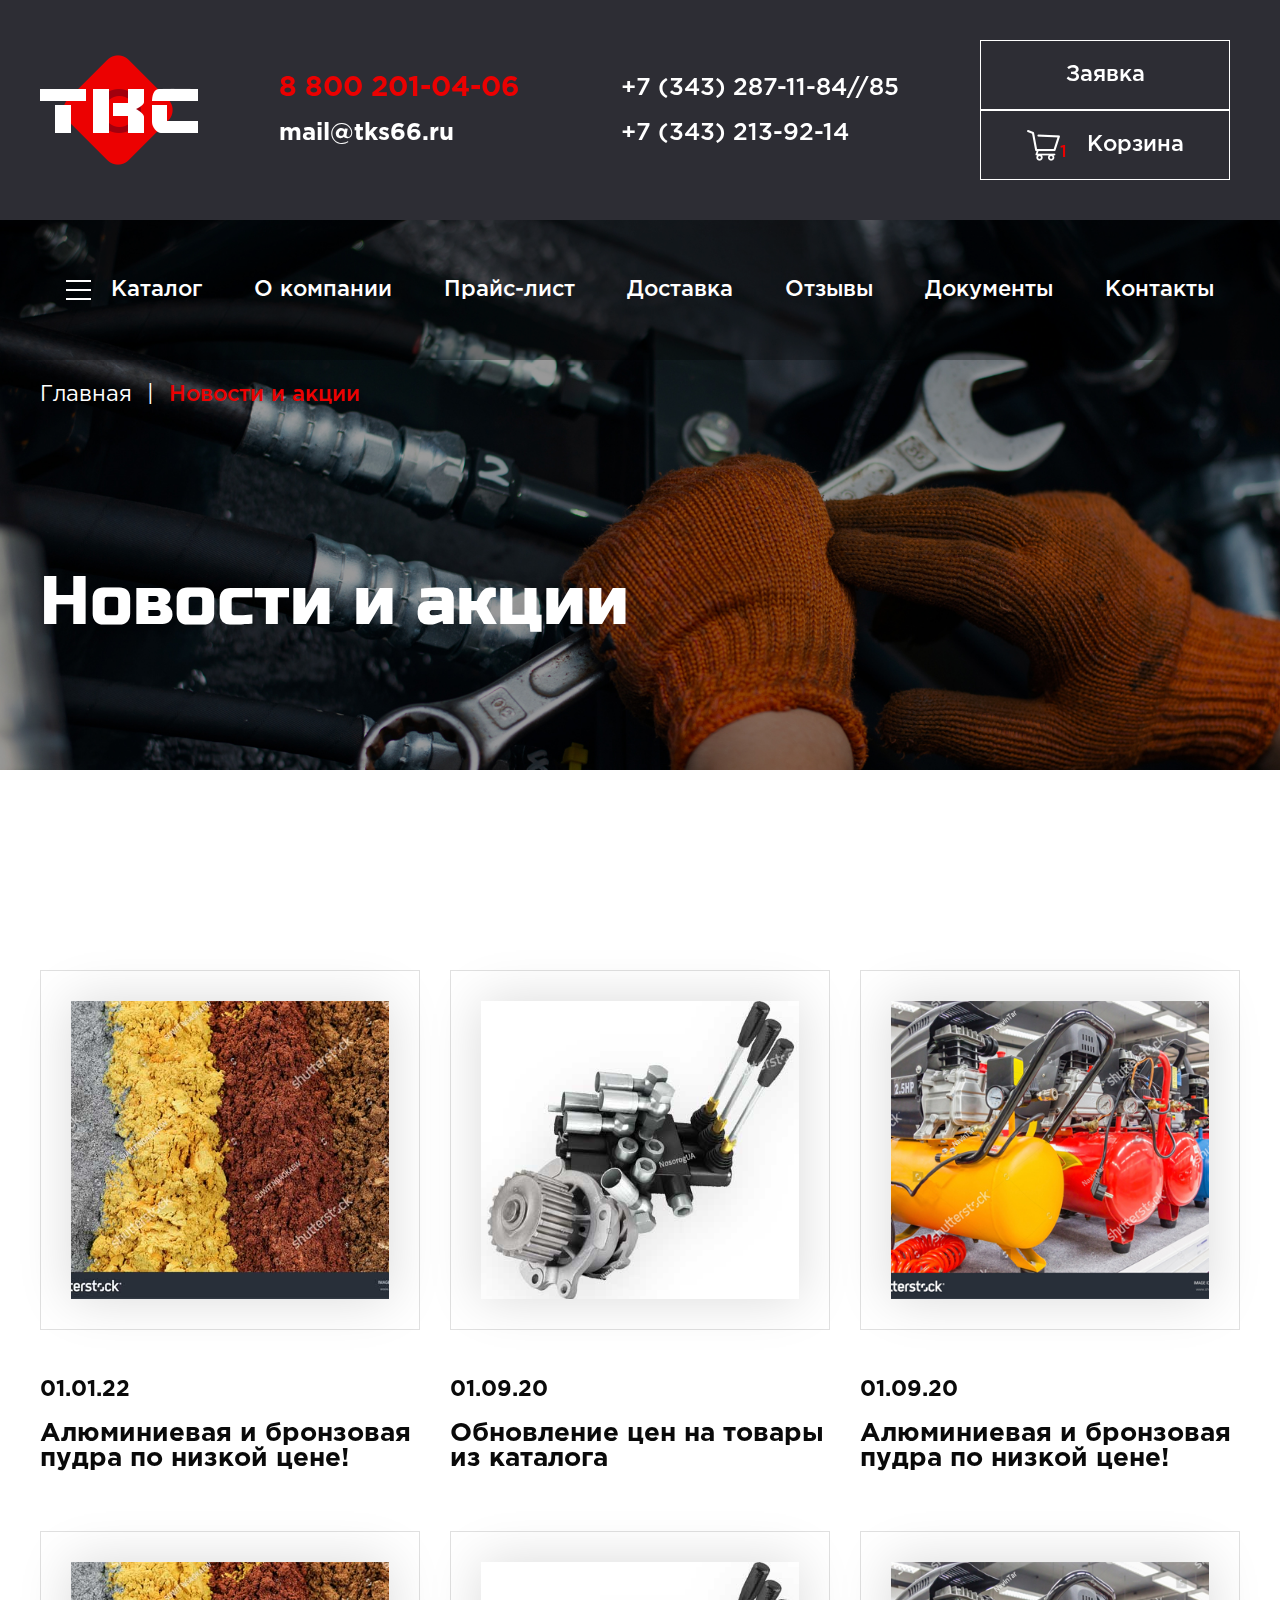
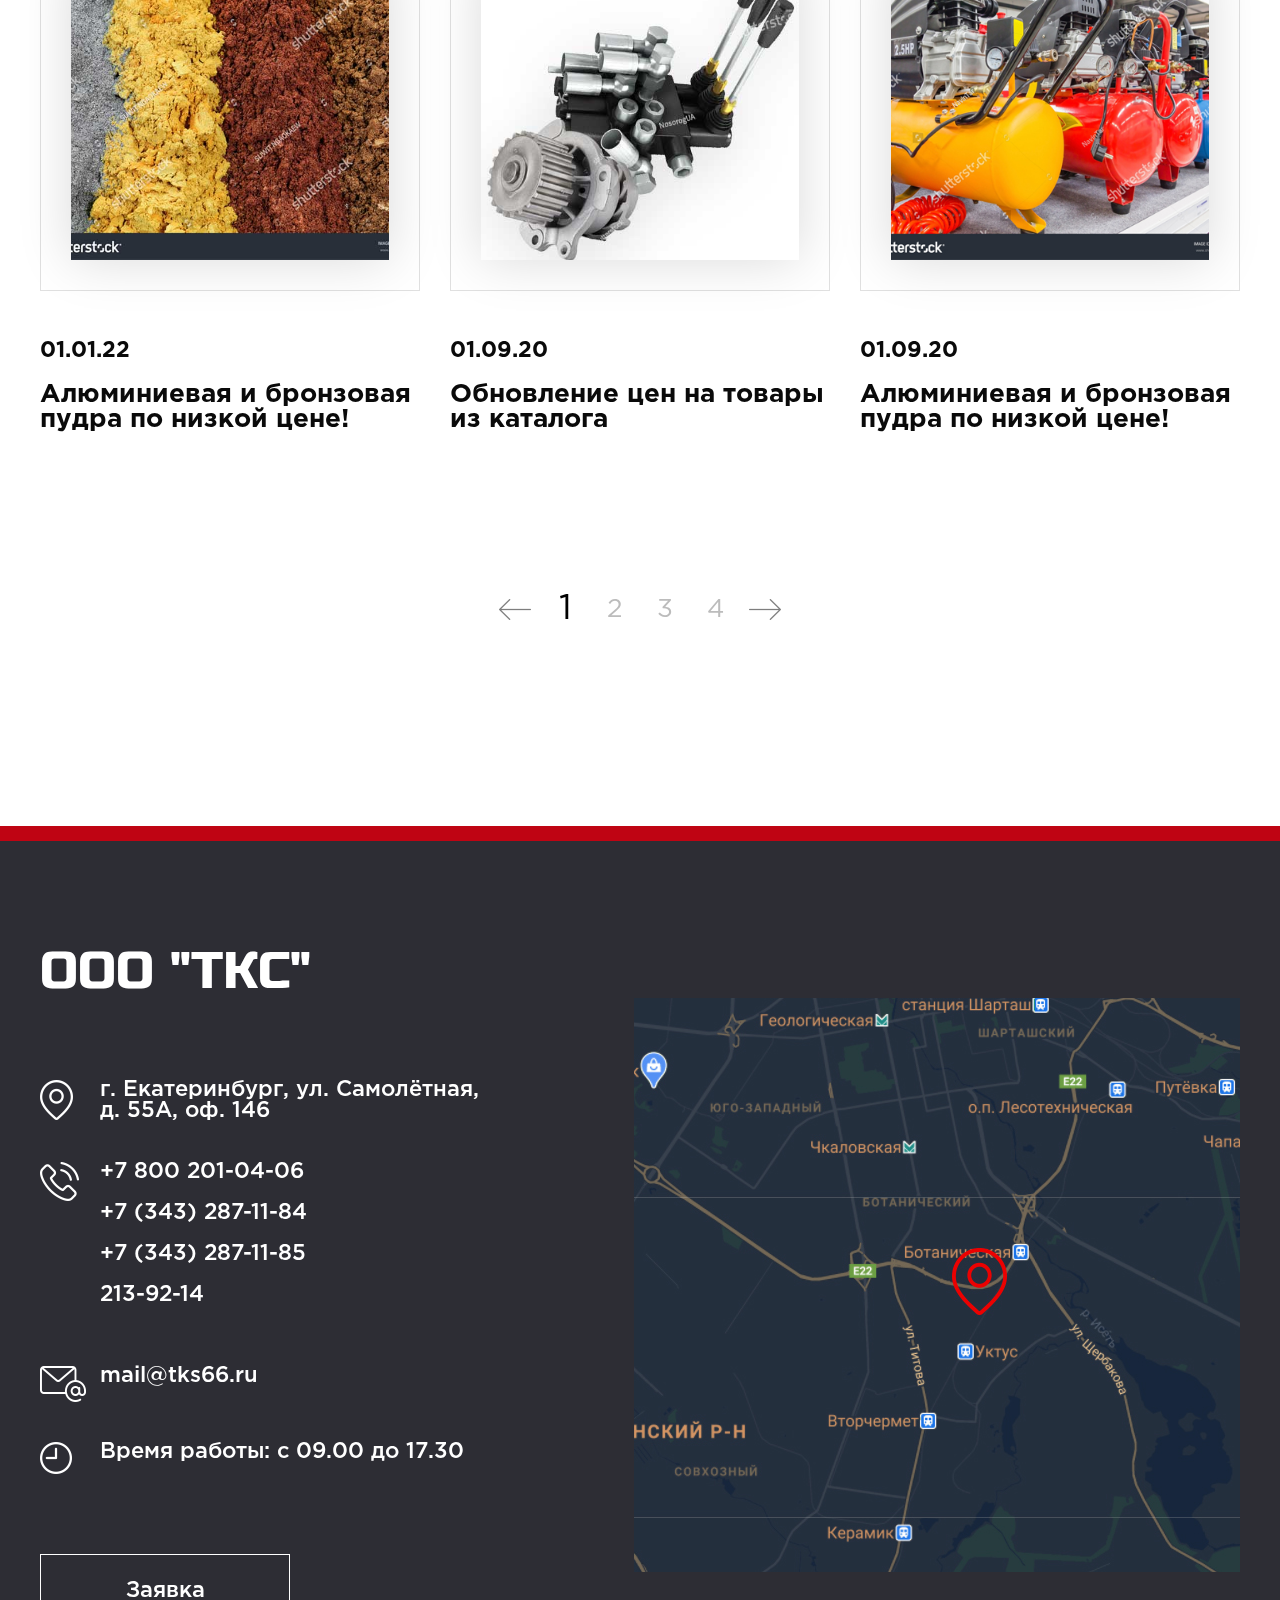
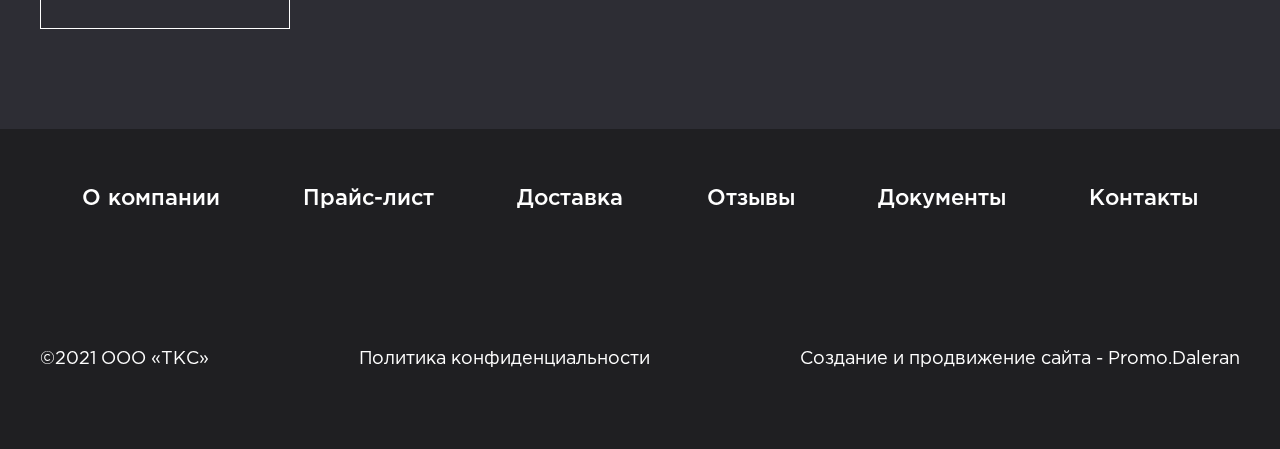
<file: news_list.html>
<!DOCTYPE html>
<html>
<head>
	<meta charset="utf-8">
	<meta name="viewport" content="width=device-width, initial-scale=1, maximum-scale=1">
	<link rel="shortcut icon" href="img/favicon.png" type="image/png">
	<script src="https://ajax.googleapis.com/ajax/libs/jquery/3.3.1/jquery.min.js"></script>
	<script type="text/javascript" src="js/jquery.maskedinput.js"></script>
	<script type="text/javascript" src="js/jquery.fancybox.min.js"></script>
	<script type="text/javascript" src="js/swiper.min.js"></script>
	<script type="text/javascript" src="js/script.js"></script>
	<link rel="stylesheet" type="text/css" href="css/jquery.fancybox.min.css">
	<link rel="stylesheet" type="text/css" href="css/swiper.min.css">
	<link href="style.css" type="text/css" rel="stylesheet" />
</head>
<body>
	<div class="site row"> 
		<header>
			<div class="main_width">
				<div class="header">
					<a class="logo" href="/"><img src="img/logo.png" /></a>
					<div class="header_info">
						<a class="main_phone" href="tel:8 800 201-04-06">8 800 201-04-06</a>
						<a class="mail" href="mailto:mail@tks66.ru">mail@tks66.ru</a>
					</div>
					<div class="header_phones">
						<a href="tel:+7 (343) 287-11-84">+7 (343) 287-11-84//85</a>
						<a href="tel:+7 (343) 213-92-14">+7 (343) 213-92-14</a>
					</div>
					<div class="header_controls shown"> <!-- класс shown проставляется при добавлении товара в корзину -->
						<a class="btn order_link" data-fancybox data-src="#order" href="javascript:;">Заявка</a>
						<a class="btn basket_link" href="/cart"><span><img src="img/cart_ico.png" /><sub>1</sub></span><span>Корзина</span></a>
					</div>					
				</div>
			</div>
		</header>
		<div class="main_nav">
			<div class="main_width">
				<div class="nav">
					<a class="catalog_link"><span><span></span><span></span><span></span></span>Каталог</a>    
					<a class="nav_link"><span><span></span><span></span><span></span></span>Меню</a>                                                         
					<a href="">О компании</a>
					<a href="">Прайс-лист</a>
					<a href="">Доставка</a>
					<a href="">Отзывы</a>
					<a href="">Документы</a>
					<a href="">Контакты</a>
				</div>
				<div class="main_products">
					<div class="products_list">
						<ul>
							<li><a href="">Гидрораспределители</a></li>
							<li><a href="">Гидроклапаны</a></li>
							<li><a href="">Гидромоторы, гидрозамки, регуляторы расхода, делители потока</a></li>
							<li><a href="">Пневмораспределители</a></li>
							<li><a href="">Радиально-поршневые насосы</a></li>
							<li><a href="">Пневматическое оборудование</a></li>
						</ul>
						<ul>
							<li><a href="">Гидравлическое оборудование</a></li>
							<li><a href="">Насосные агрегаты</a></li>
							<li><a href="">Насосы пластинчатые</a></li>
							<li><a href="">Фильтры</a></li>
							<li><a href="">Насосы НПл</a></li>
							<li><a href="">Аксиально поршневые насосы, секционные, насос-моторы</a></li>
						</ul> 
					</div>
					<ul>	
				</div>
			</div>	
		</div>
		<section class="main_cover inset_cover">
			<div class="main_width inset_title">
				<div class="breadcrumbs">
					<a href="/">Главная</a> <span>Новости и акции</span>
				</div>
				<div><h1>Новости и акции</h1></div>
			</div>
		</section>
    <section>
			<div class="main_width">
					<div class="news_list">
						<div class="news_item">
							<div class="news_img"><div><div style="background-image: url(img/news_img_1.jpg);"></div></div></div>
							<div class="news_date">01.01.22</div>
							<a class="news_title" href="">Алюминиевая и бронзовая пудра по низкой цене!</a>
						</div>
						<div class="news_item">
							<div class="news_img"><div><div style="background-image: url(img/news_img_2.jpg);"></div></div></div>
							<div class="news_date">01.09.20</div>
							<a class="news_title" href="">Обновление цен на товары	из каталога</a>
						</div>
            <div class="news_item">
							<div class="news_img"><div><div style="background-image: url(img/news_img_3.jpg);"></div></div></div>
							<div class="news_date">01.09.20</div>
							<a class="news_title" href="">Алюминиевая и бронзовая пудра по низкой цене!</a>
						</div>
            <div class="news_item">
							<div class="news_img"><div><div style="background-image: url(img/news_img_1.jpg);"></div></div></div>
							<div class="news_date">01.01.22</div>
							<a class="news_title" href="">Алюминиевая и бронзовая пудра по низкой цене!</a>
						</div>
						<div class="news_item">
							<div class="news_img"><div><div style="background-image: url(img/news_img_2.jpg);"></div></div></div>
							<div class="news_date">01.09.20</div>
							<a class="news_title" href="">Обновление цен на товары	из каталога</a>
						</div>
            <div class="news_item">
							<div class="news_img"><div><div style="background-image: url(img/news_img_3.jpg);"></div></div></div>
							<div class="news_date">01.09.20</div>
							<a class="news_title" href="">Алюминиевая и бронзовая пудра по низкой цене!</a>
						</div>
					</div>	
          <div class="pagination">
            <a href=""><img src="img/pagination_prev.png" /></a>
            <a href="" class="current">1</a>
            <a href="">2</a>
            <a href="">3</a>
            <a href="">4</a>
            <a href=""><img src="img/pagination_next.png" /></a>
          </div>
			</div>
		</section>		
		<section class="main_contacts">
			<div class="main_width">
					<div class="contacts">
						<div>
							<div class="h1">ООО "ТКС"</div>
							<div class="main_info">
									<div>
										<div><img src="img/contacts_ico_1.png" /></div>
										<div>г. Екатеринбург, ул. Самолётная,<br/>д. 55А, оф. 146</div>
									</div>
									<div>
										<div><img src="img/contacts_ico_2.png" /></div>
										<div>
												<span>+7 800 201-04-06</span>
												<span>+7 (343) 287-11-84</span>
												<span>+7 (343) 287-11-85</span>
												<span>213-92-14</span>
										</div>
									</div>	
									<div>
										<div><img src="img/contacts_ico_3.png" /></div>
										<div>mail@tks66.ru</div>
									</div>
									<div>
										<div><img src="img/contacts_ico_4.png" /></div>
										<div>Время работы: с 09.00 до 17.30</div>
									</div>
							</div>
							<a class="btn order_link" data-fancybox data-src="#order" href="javascript:;">Заявка</a>
						</div>
						<div>
							<img src="img/map.jpg" />
						</div>
					</div>
			</div>
		</section>
		<div class="parallax_bg"></div>
		<footer>
			<div class="main_width">
				<div class="nav">                                                        
					<a href="">О компании</a>
					<a href="">Прайс-лист</a>
					<a href="">Доставка</a>
					<a href="">Отзывы</a>
					<a href="">Документы</a>
					<a href="">Контакты</a>
				</div>
				<div class="bottom">
					<div>©2021 ООО «ТКС»</div>
					<div><a href="">Политика конфиденциальности</a></div>
					<div><a href="">Создание и продвижение сайта - Promo.Daleran</a></div>
				</div>
			</div>
			<a class="to_top"><img src="img/to_top.png" /></a>
		</footer>
	</div>
	<!--  всплывашки -->
	<div class="popup order" style="display:none;" id="order">
		<div class="h2">Оформить заказ</div>
		<form>
      <span>Ваши Ф.И.О.</span>
			<input type="text" class="form_control" placeholder="" />
      <span>Электронная почта</span>
			<input type="text" class="form_control" placeholder="" />
      <span>Номер телефона</span>
			<input type="text" class="form_control phone_input" placeholder="" />
      <span>Комментарий</span>
			<textarea class="form_control" placeholder=""></textarea>
			<div class="checkbox_div">
				<input type="checkbox" class="checkbox" id="accepment" checked="">
				<label for="accepment">Я согласен с политикой организации по обработке персональных данных и даю согласие на их обработку</label>
			</div>
			<button type="submit" class="btn btn2">Оформить заказ</button>
		</form>
	</div>
	<div class="popup success" style="display:none;" id="success">
		<div class="h2">Товар добавлен в корзину</div>
		<div class="popup_controls">
			<a class="btn" data-fancybox-close>Продолжить</a>
			<a class="btn btn2">Оформить заказ</a>
		</div>
	</div>
	<div class="popup order_success" style="display:none;" id="order_success">
		<div class="h2">Спасибо!</div>
    <p>Наши менеджеры скоро свяжутся<br/> 
      с Вами для подтверждения заказа.
    </p>
    <a class="btn btn2" data-fancybox-close>Закрыть</a>
	</div>
</body>	
</html>
</file>
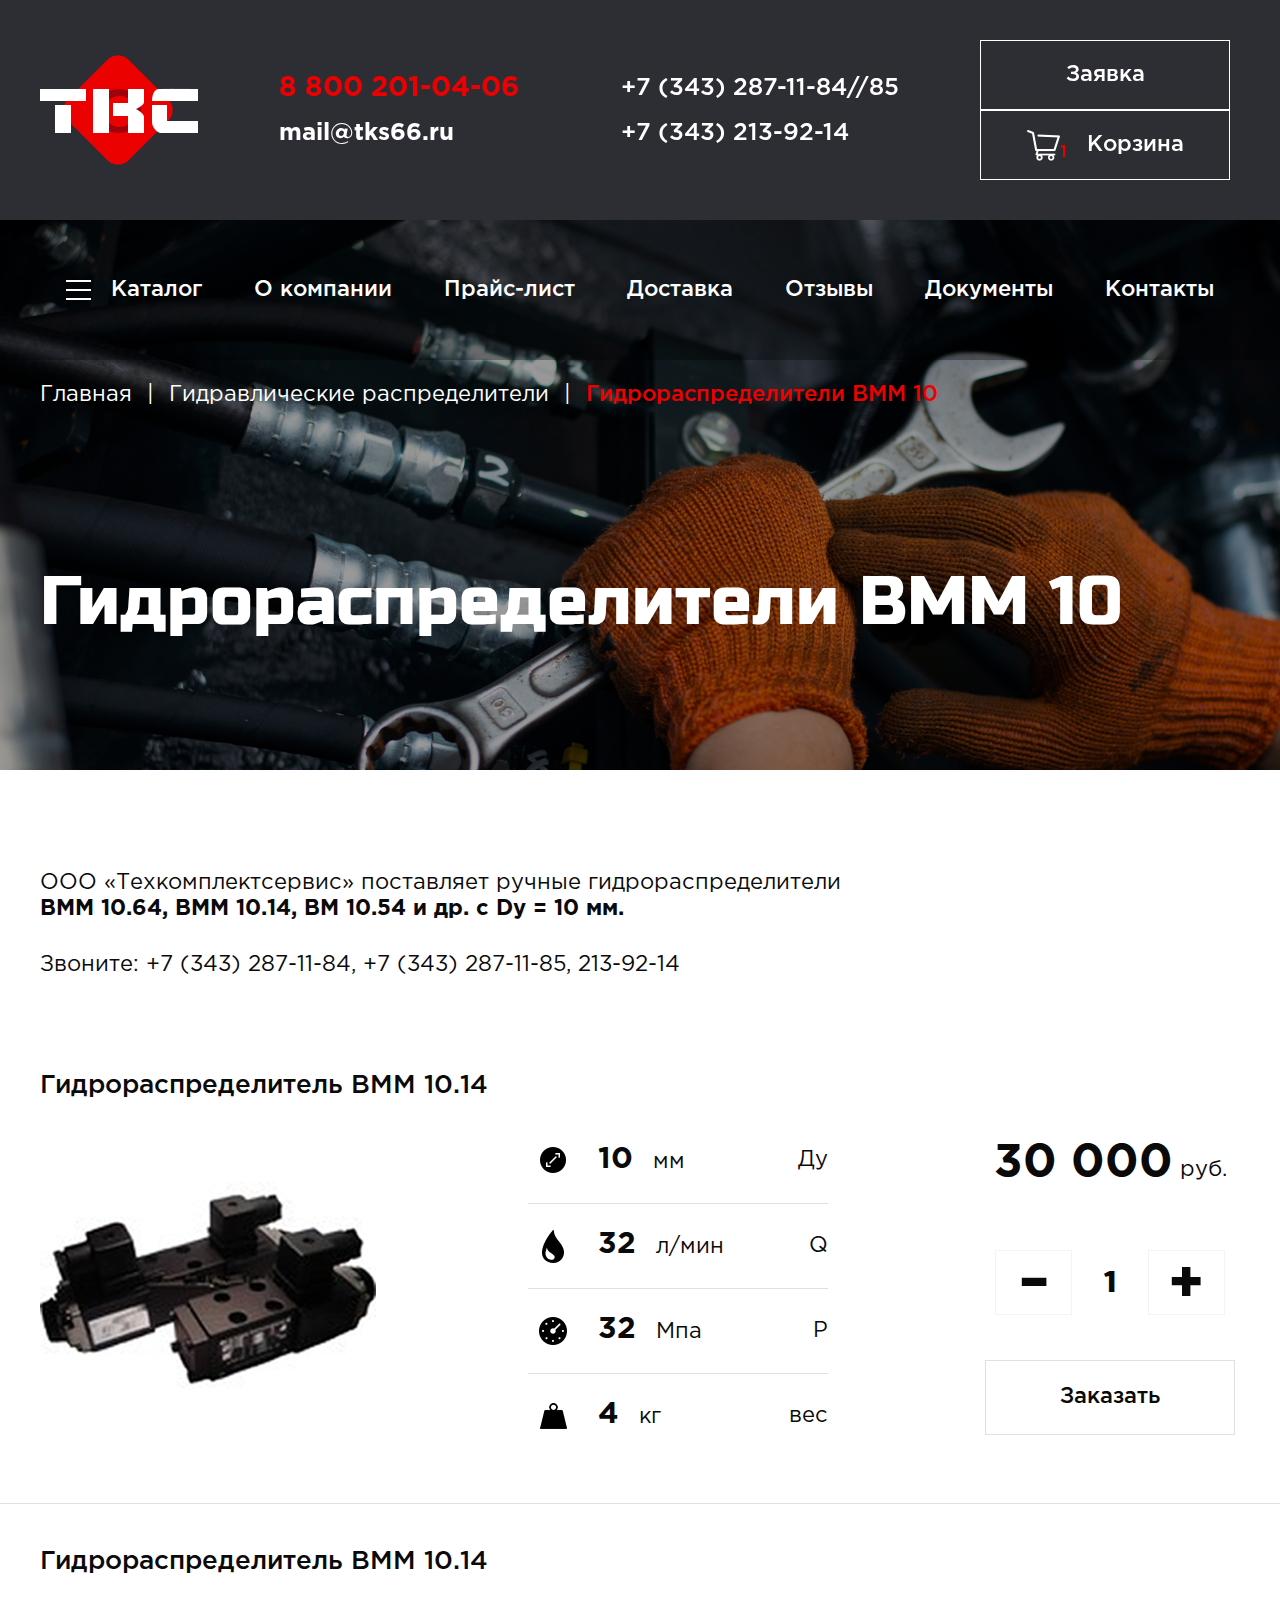
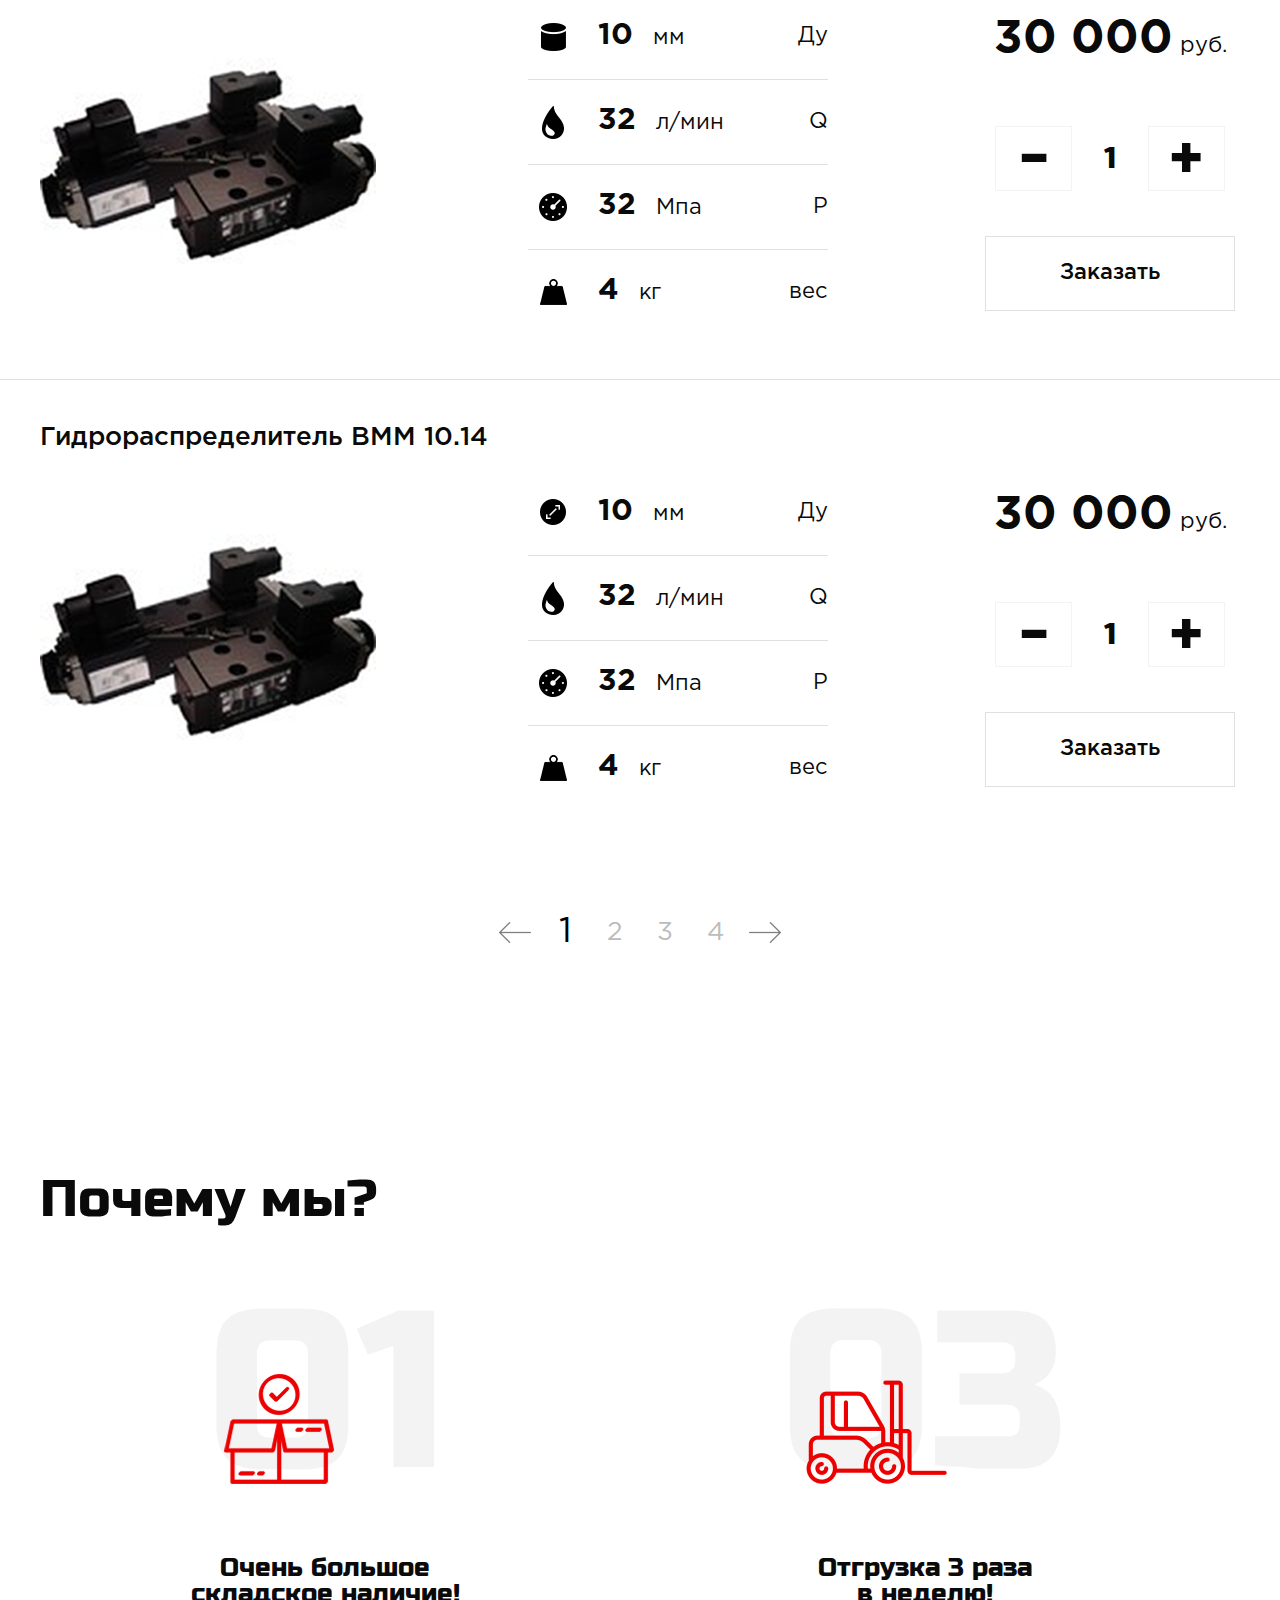
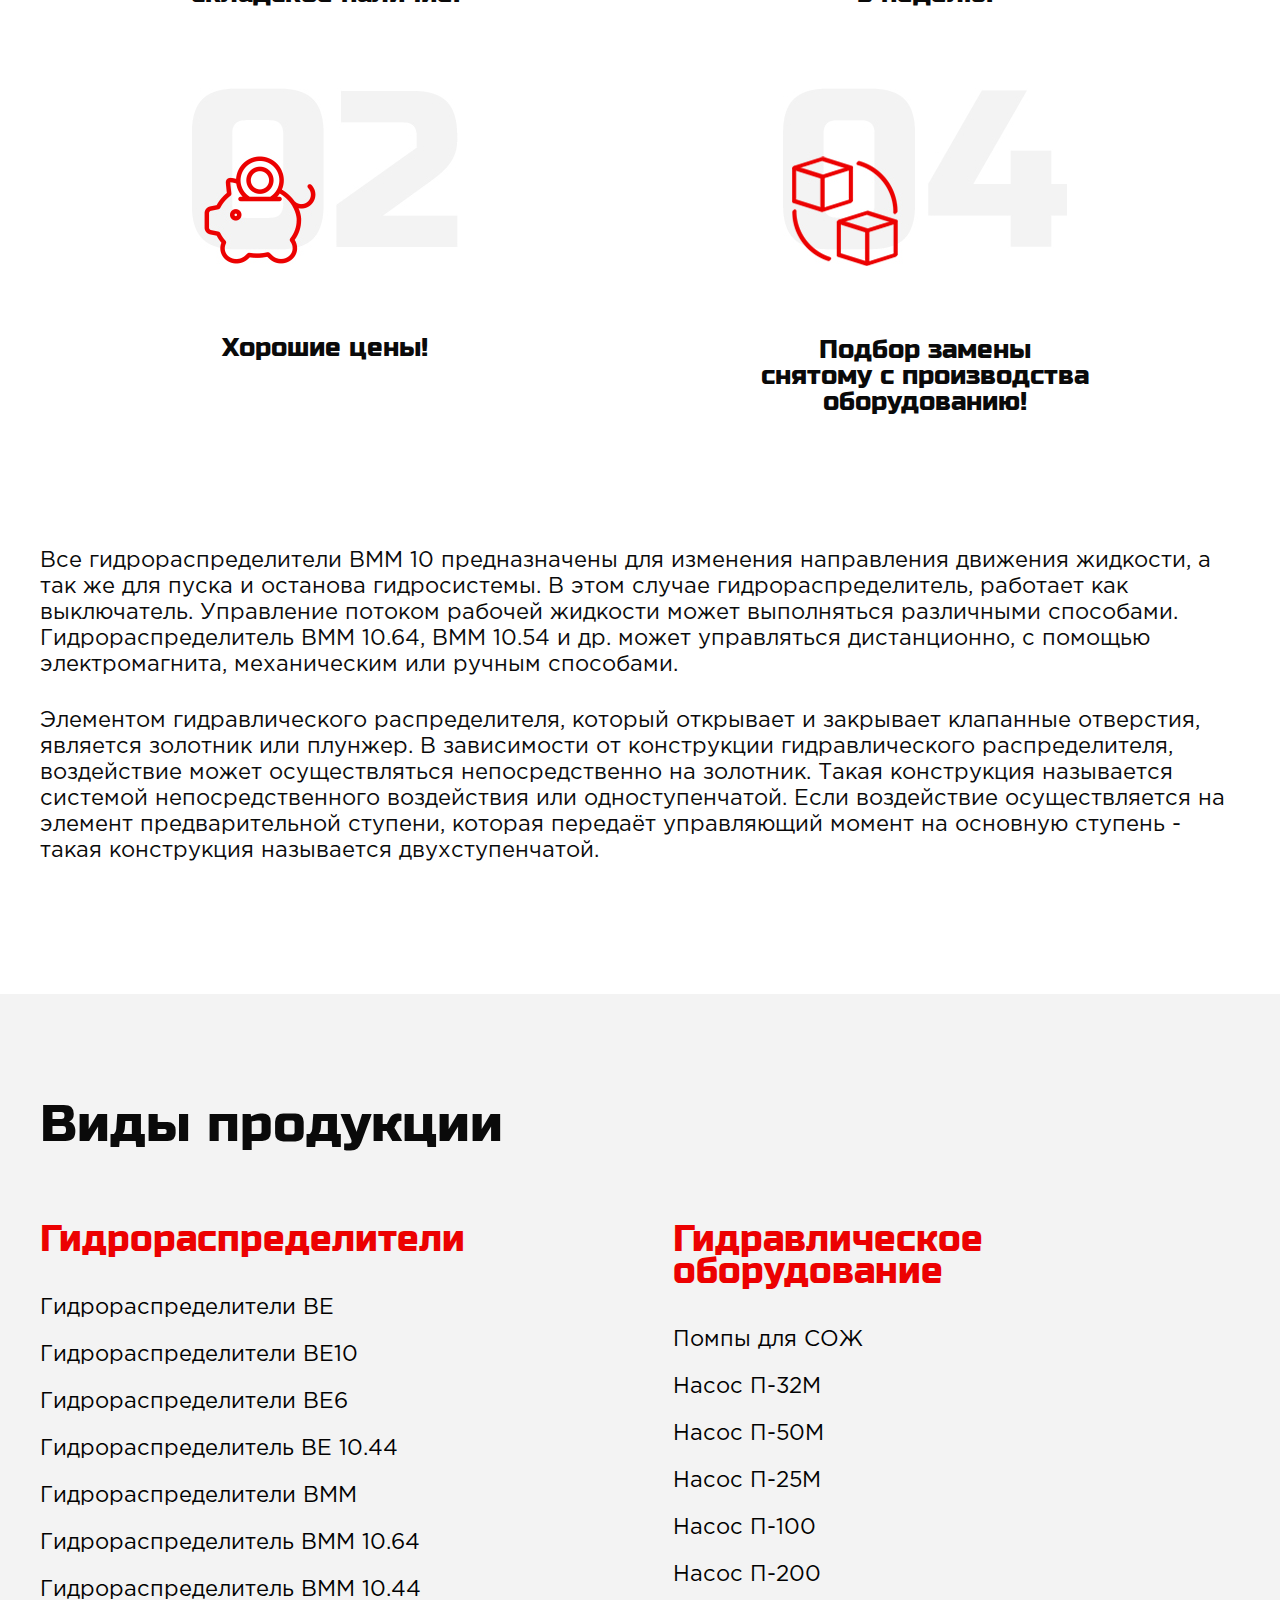
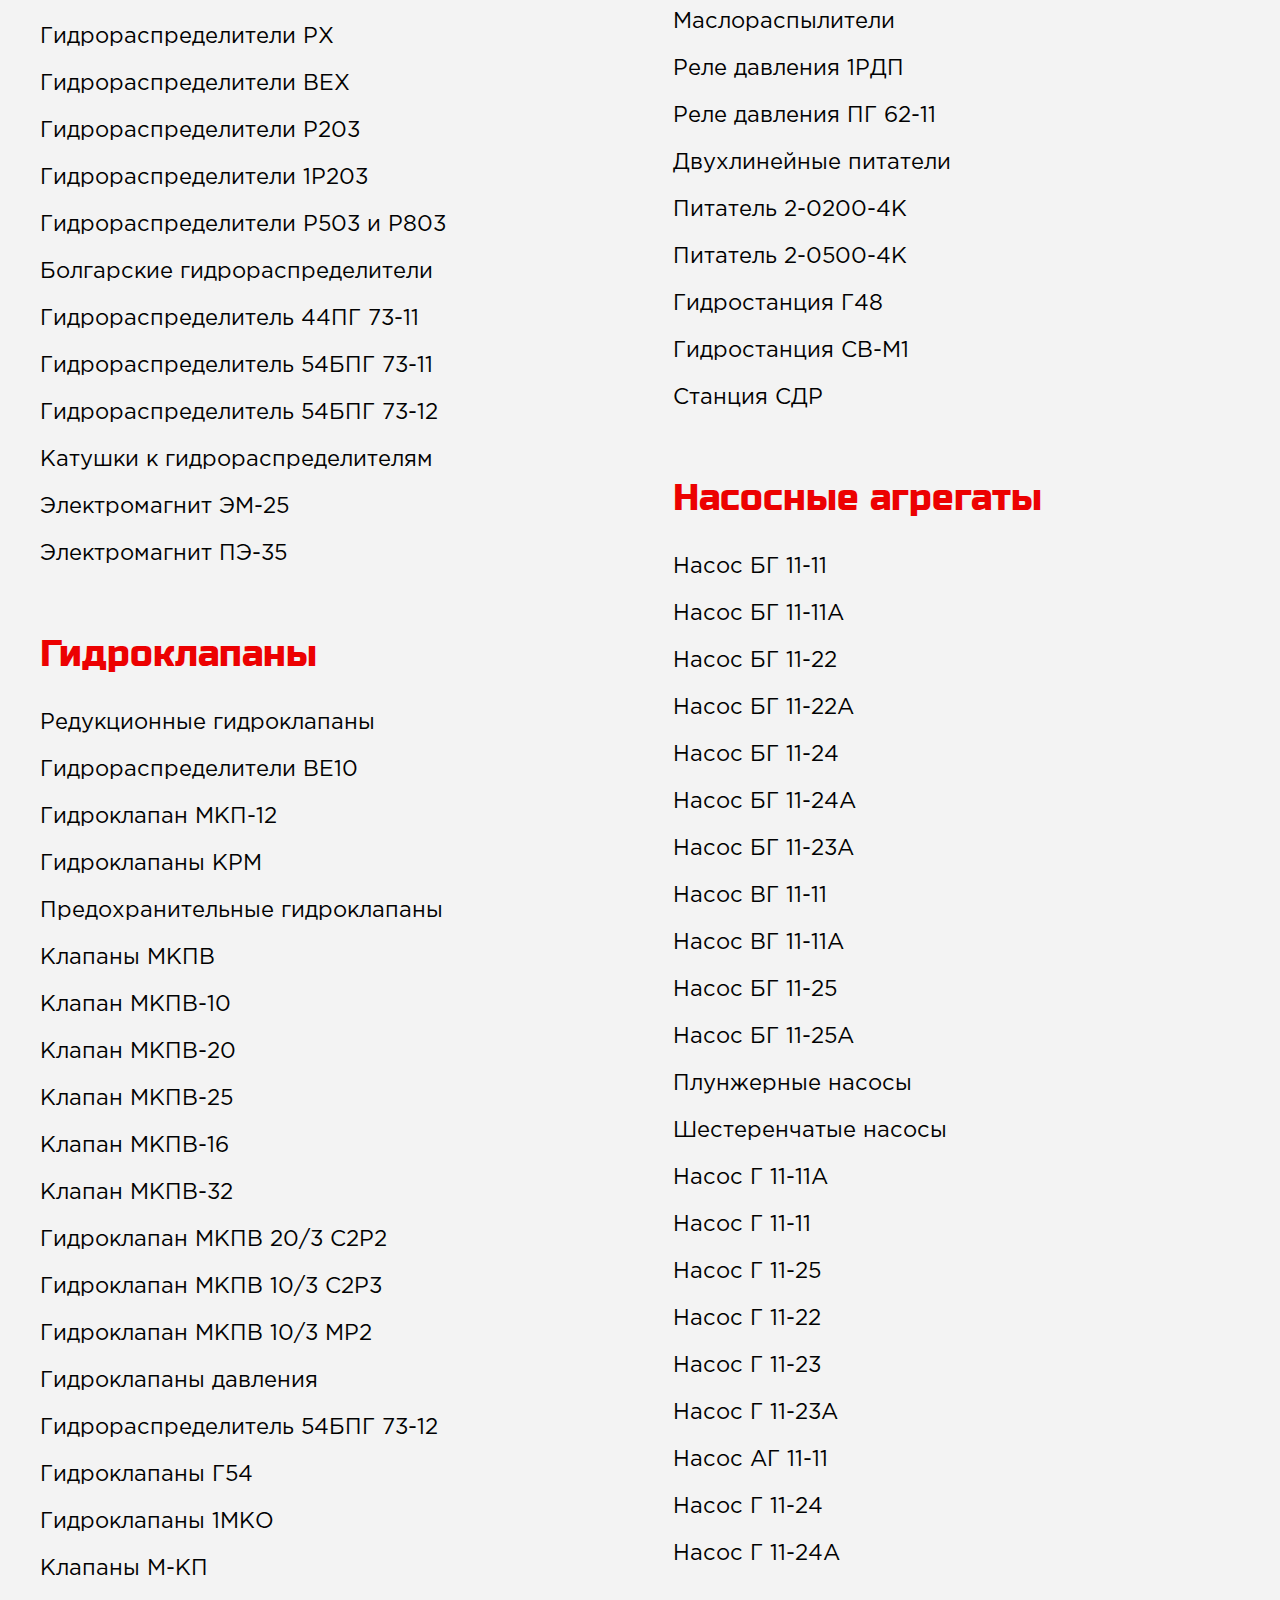
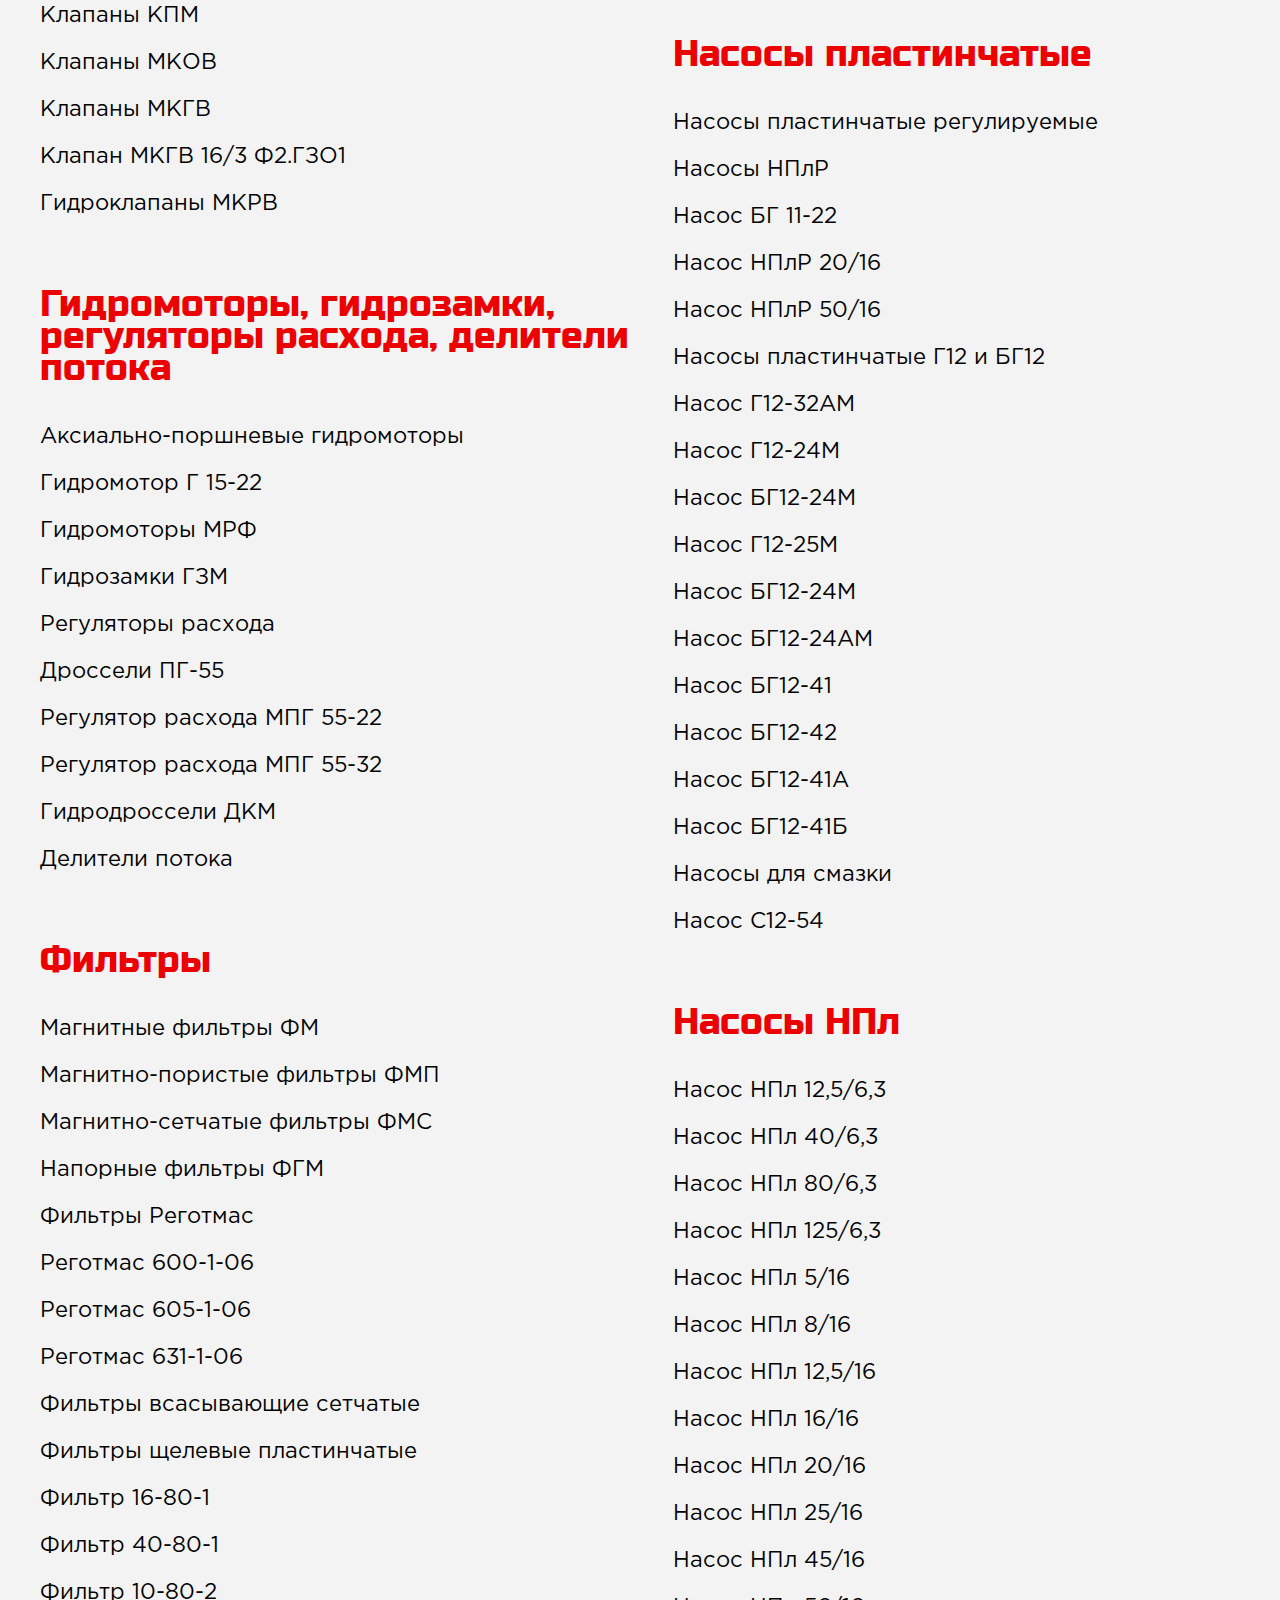
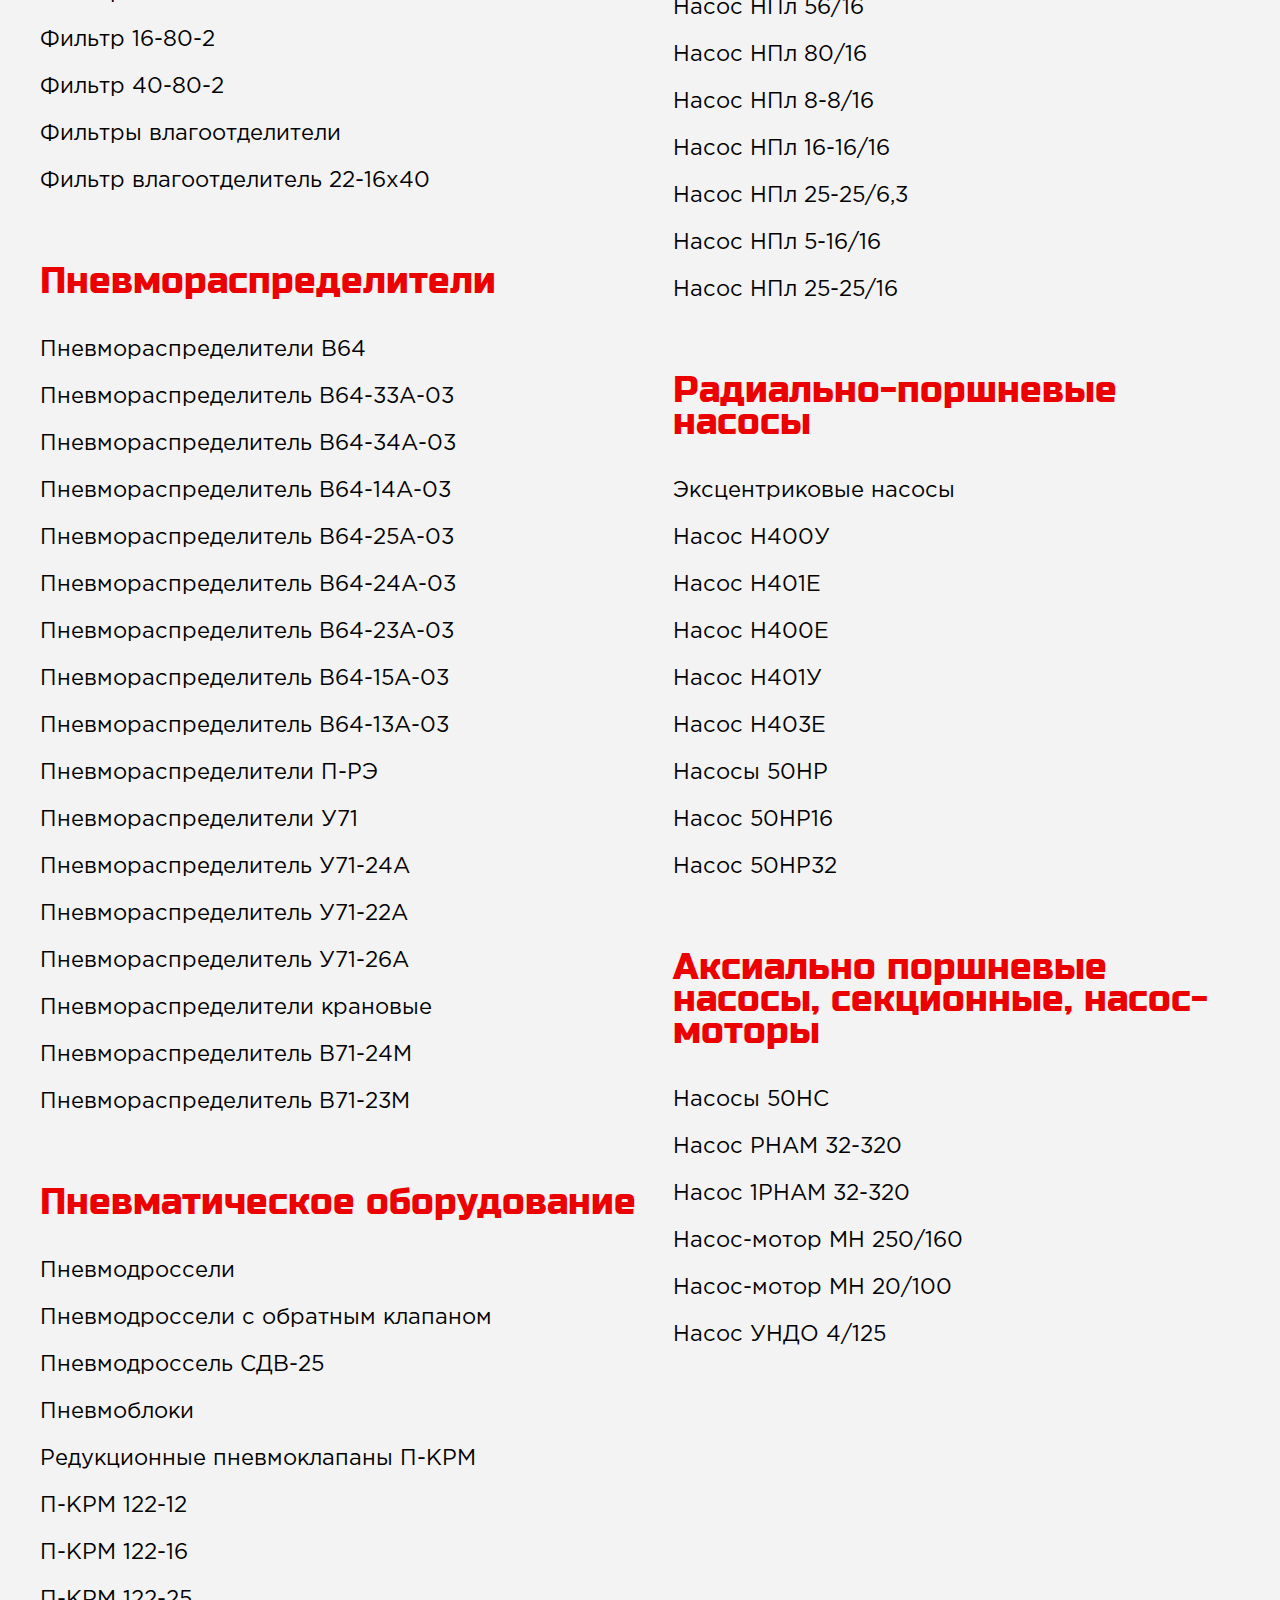
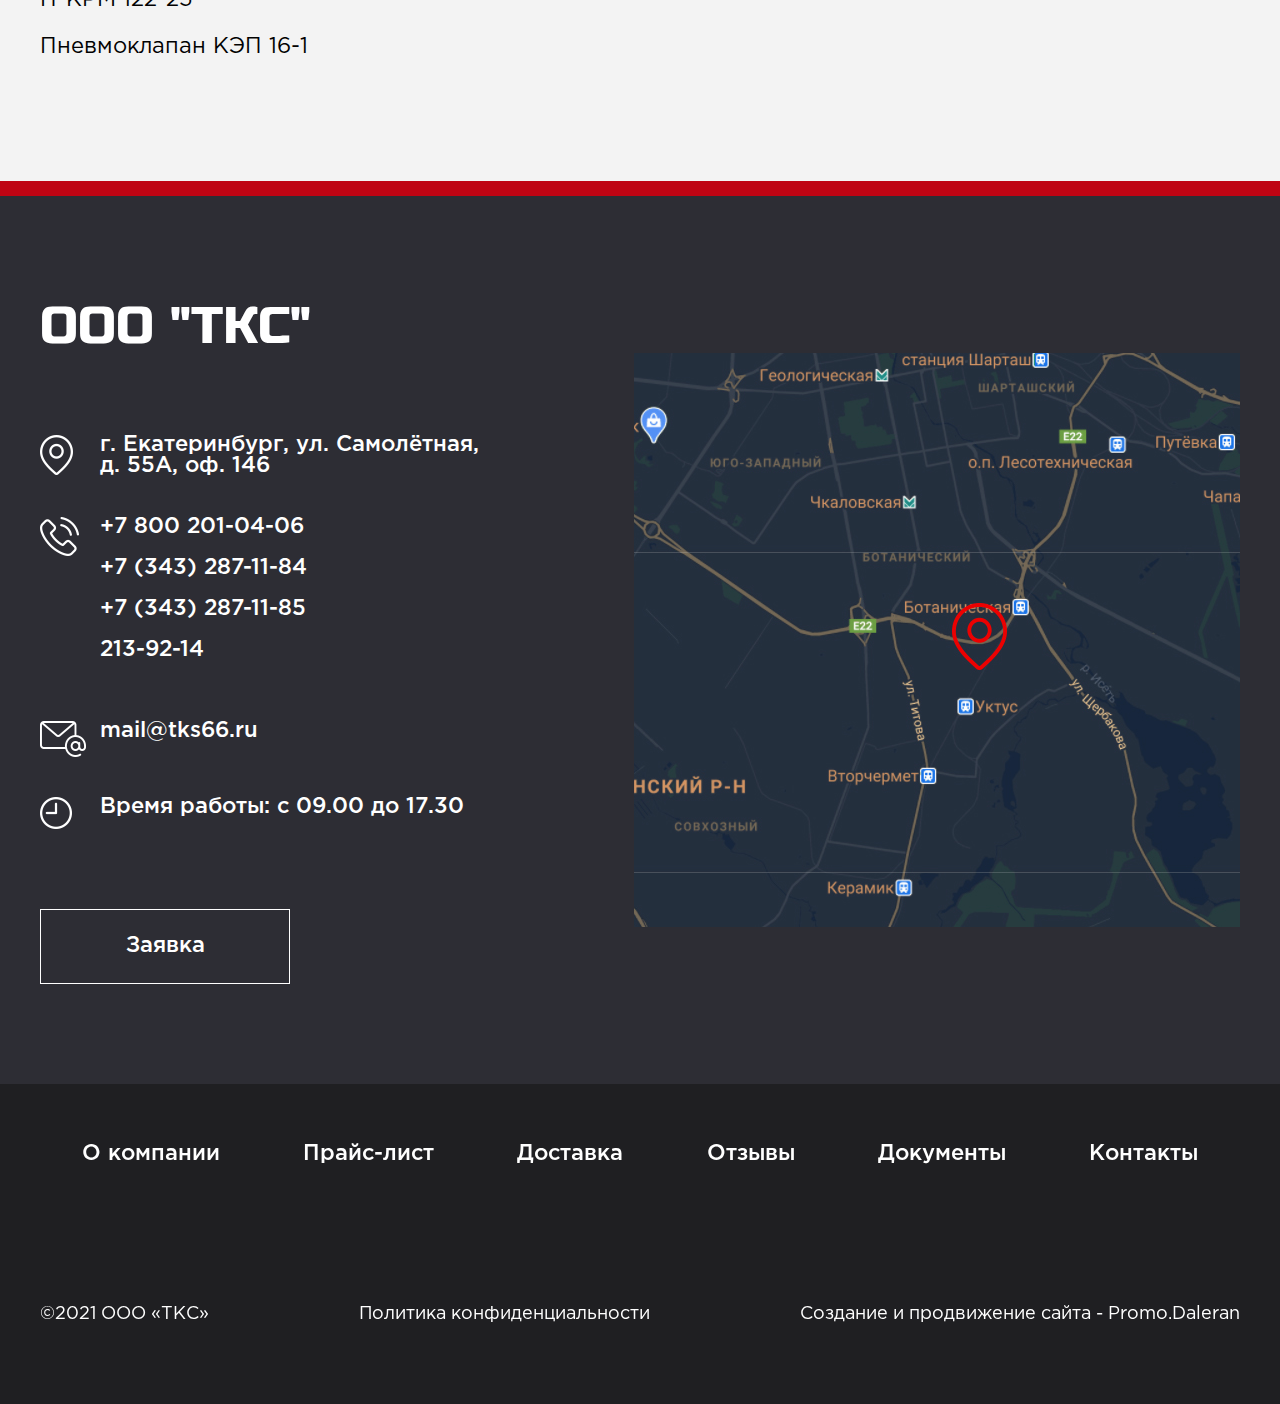
<file: subcategory.html>
<!DOCTYPE html>
<html>
<head>
	<meta charset="utf-8">
	<meta name="viewport" content="width=device-width, initial-scale=1, maximum-scale=1">
	<link rel="shortcut icon" href="img/favicon.png" type="image/png">
	<script src="https://ajax.googleapis.com/ajax/libs/jquery/3.3.1/jquery.min.js"></script>
	<script type="text/javascript" src="js/jquery.maskedinput.js"></script>
	<script type="text/javascript" src="js/jquery.fancybox.min.js"></script>
	<script type="text/javascript" src="js/swiper.min.js"></script>
	<script type="text/javascript" src="js/script.js"></script>
	<link rel="stylesheet" type="text/css" href="css/jquery.fancybox.min.css">
	<link rel="stylesheet" type="text/css" href="css/swiper.min.css">
	<link href="style.css" type="text/css" rel="stylesheet" />
</head>
<body>
	<div class="site row"> 
		<header>
			<div class="main_width">
				<div class="header">
					<a class="logo" href="/"><img src="img/logo.png" /></a>
					<div class="header_info">
						<a class="main_phone" href="tel:8 800 201-04-06">8 800 201-04-06</a>
						<a class="mail" href="mailto:mail@tks66.ru">mail@tks66.ru</a>
					</div>
					<div class="header_phones">
						<a href="tel:+7 (343) 287-11-84">+7 (343) 287-11-84//85</a>
						<a href="tel:+7 (343) 213-92-14">+7 (343) 213-92-14</a>
					</div>
					<div class="header_controls shown"> <!-- класс shown проставляется при добавлении товара в корзину -->
						<a class="btn order_link" data-fancybox data-src="#order" href="javascript:;">Заявка</a>
						<a class="btn basket_link" href="/cart"><span><img src="img/cart_ico.png" /><sub>1</sub></span><span>Корзина</span></a>
					</div>					
				</div>
			</div>
		</header>
		<div class="main_nav">
			<div class="main_width">
				<div class="nav">
					<a class="catalog_link"><span><span></span><span></span><span></span></span>Каталог</a>    
					<a class="nav_link"><span><span></span><span></span><span></span></span>Меню</a>                                                         
					<a href="">О компании</a>
					<a href="">Прайс-лист</a>
					<a href="">Доставка</a>
					<a href="">Отзывы</a>
					<a href="">Документы</a>
					<a href="">Контакты</a>
				</div>
				<div class="main_products">
					<div class="products_list">
						<ul>
							<li><a href="">Гидрораспределители</a></li>
							<li><a href="">Гидроклапаны</a></li>
							<li><a href="">Гидромоторы, гидрозамки, регуляторы расхода, делители потока</a></li>
							<li><a href="">Пневмораспределители</a></li>
							<li><a href="">Радиально-поршневые насосы</a></li>
							<li><a href="">Пневматическое оборудование</a></li>
						</ul>
						<ul>
							<li><a href="">Гидравлическое оборудование</a></li>
							<li><a href="">Насосные агрегаты</a></li>
							<li><a href="">Насосы пластинчатые</a></li>
							<li><a href="">Фильтры</a></li>
							<li><a href="">Насосы НПл</a></li>
							<li><a href="">Аксиально поршневые насосы, секционные, насос-моторы</a></li>
						</ul> 
					</div>
					<ul>	
				</div>
			</div>	
		</div>
		<section class="main_cover inset_cover">
			<div class="main_width inset_title">
				<div class="breadcrumbs">
					<a href="/">Главная</a> <a href="">Гидравлические распределители</a> <span>Гидрораспределители ВММ 10</span>
				</div>
				<div><h1>Гидрораспределители ВММ 10</h1></div>
			</div>
		</section>
		<section class="subcategories">
			<div class="main_width">
				<p>
          ООО «Техкомплектсервис» поставляет ручные гидрораспределители<br/> 
          <b>ВММ 10.64, ВММ 10.14, ВМ 10.54 и др. с Dy = 10 мм.</b>
        </p>
				<p>Звоните: +7 (343) 287-11-84, +7 (343) 287-11-85, 213-92-14</p>
      </div>
      <div class="subcategorie_list"> 
        <div>
          <div class="main_width">
            <div class="subcategorie_item_title"><a href="">Гидрораспределитель ВММ 10.14</a></div>
            <div class="subcategorie_item_content">
							<div><a href=""><img src="img/subcategorie.png" /></a></div>
							<div class="props">
								<ul>
									<li>
                    <div><img src="img/props_ico_1.png" /></div>
										<div><b>10</b>мм</div>
										<div>Ду</div>
									</li>
									<li>
                    <div><img src="img/props_ico_2.png" /></div>
										<div><b>32</b>л/мин</div>
										<div>Q</div>
									</li>
                  <li>
                    <div><img src="img/props_ico_3.png" /></div>
										<div><b>32</b>Мпа</div>
										<div>P</div>
									</li>
                  <li>
                    <div><img src="img/props_ico_4.png" /></div>
										<div><b>4</b>кг</div>
										<div>вес</div>
									</li>
								</ul>
							</div>	
							<div class="subcategorie_controls">
								<div class="subcategorie_price"><b>30 000</b> руб.</div>
								<div class="counter">
									<a class="btn minus">-</a>
									<span type="text" class="form_control">1</span>
									<a class="btn plus">+</a>
								</div>
								<a class="btn">Заказать</a>
							</div>
						</div>
          </div>
        </div>
        <div>
          <div class="main_width">
            <div class="subcategorie_item_title"><a href="">Гидрораспределитель ВММ 10.14</a></div>
            <div class="subcategorie_item_content">
							<div><a href=""><img src="img/subcategorie.png" /></a></div>
							<div class="props">
								<ul>
									<li>
                    <div><img src="img/props_ico_5.png" /></div>
										<div><b>10</b>мм</div>
										<div>Ду</div>
									</li>
									<li>
                    <div><img src="img/props_ico_2.png" /></div>
										<div><b>32</b>л/мин</div>
										<div>Q</div>
									</li>
                  <li>
                    <div><img src="img/props_ico_3.png" /></div>
										<div><b>32</b>Мпа</div>
										<div>P</div>
									</li>
                  <li>
                    <div><img src="img/props_ico_4.png" /></div>
										<div><b>4</b>кг</div>
										<div>вес</div>
									</li>
								</ul>
							</div>	
							<div class="subcategorie_controls">
								<div class="subcategorie_price"><b>30 000</b> руб.</div>
								<div class="counter">
									<a class="btn minus">-</a>
									<span type="text" class="form_control">1</span>
									<a class="btn plus">+</a>
								</div>
								<a class="btn">Заказать</a>
							</div>
						</div>
          </div>
        </div>
        <div>
          <div class="main_width">
            <div class="subcategorie_item_title"><a href="">Гидрораспределитель ВММ 10.14</a></div>
            <div class="subcategorie_item_content">
							<div><a href=""><img src="img/subcategorie.png" /></a></div>
							<div class="props">
								<ul>
									<li>
                    <div><img src="img/props_ico_1.png" /></div>
										<div><b>10</b>мм</div>
										<div>Ду</div>
									</li>
									<li>
                    <div><img src="img/props_ico_2.png" /></div>
										<div><b>32</b>л/мин</div>
										<div>Q</div>
									</li>
                  <li>
                    <div><img src="img/props_ico_3.png" /></div>
										<div><b>32</b>Мпа</div>
										<div>P</div>
									</li>
                  <li>
                    <div><img src="img/props_ico_4.png" /></div>
										<div><b>4</b>кг</div>
										<div>вес</div>
									</li>
								</ul>
							</div>	
							<div class="subcategorie_controls">
								<div class="subcategorie_price"><b>30 000</b> руб.</div>
								<div class="counter">
									<a class="btn minus">-</a>
									<span type="text" class="form_control">1</span>
									<a class="btn plus">+</a>
								</div>
								<a class="btn">Заказать</a>
							</div>
						</div>
          </div>
        </div>
		  </div>
      <div class="pagination">
        <a href=""><img src="img/pagination_prev.png" /></a>
        <a href="" class="current">1</a>
        <a href="">2</a>
        <a href="">3</a>
        <a href="">4</a>
        <a href=""><img src="img/pagination_next.png" /></a>
      </div>
		</section>
    <section class="why_we">
      <div class="main_width">
        <div class="h1">Почему мы?</div>
        <ul>
          <li>
            <img src="img/why_we_ico_1.jpg" />
            <div class="h3">Очень большое <br/>складское наличие!</div>
          </li>
          <li>
            <img src="img/why_we_ico_2.jpg" />
            <div class="h3">Хорошие цены!</div>
          </li>
          <li>
            <img src="img/why_we_ico_3.jpg" />
            <div class="h3">Отгрузка 3 раза <br/>в неделю!</div>
          </li>
          <li>
            <img src="img/why_we_ico_4.jpg" />
            <div class="h3">Подбор замены <br/>снятому с производства <br/>оборудованию!</div>
          </li>
        </ul>
        <p>Все гидрораспределители ВММ 10 предназначены для изменения направления движения жидкости, а так же для пуска и останова гидросистемы. В этом случае гидрораспределитель, работает как выключатель. Управление потоком рабочей жидкости может выполняться различными способами. Гидрораспределитель ВММ 10.64, ВММ 10.54 и др. может управляться дистанционно, с помощью электромагнита, механическим или ручным способами.</p>

        <p>Элементом гидравлического распределителя, который открывает и закрывает клапанные отверстия, является золотник или плунжер. В зависимости от конструкции гидравлического распределителя, воздействие может осуществляться непосредственно на золотник. Такая конструкция называется системой непосредственного воздействия или одноступенчатой. Если воздействие осуществляется на элемент предварительной ступени, которая передаёт управляющий момент на основную ступень - такая конструкция называется двухступенчатой.</p>
      </div>
    </section>
		<section class="products">
			<div class="main_width">
				<div class="h1">Виды продукции</div>
				<div class="products_list">
					<div>
						<div class="h2"><a href="">Гидрораспределители</a></div>
						<ul>
							<li><a href="">Гидрораспределители ВЕ</a></li>
							<li><a href="">Гидрораспределители ВЕ10</a></li>
							<li><a href="">Гидрораспределители ВЕ6</a></li>
							<li><a href="">Гидрораспределитель ВЕ 10.44</a></li>
							<li><a href="">Гидрораспределители ВММ</a></li>
							<li><a href="">Гидрораспределитель ВММ 10.64</a></li>
							<li><a href="">Гидрораспределитель ВММ 10.44</a></li>
							<li><a href="">Гидрораспределители РХ</a></li>
							<li><a href="">Гидрораспределители ВЕХ</a></li>
							<li><a href="">Гидрораспределители Р203</a></li>
							<li><a href="">Гидрораспределители 1Р203</a></li>
							<li><a href="">Гидрораспределители Р503 и Р803</a></li>
							<li><a href="">Болгарские гидрораспределители</a></li>
							<li><a href="">Гидрораспределитель 44ПГ 73-11</a></li>
							<li><a href="">Гидрораспределитель 54БПГ 73-11</a></li>
							<li><a href="">Гидрораспределитель 54БПГ 73-12</a></li>
							<li><a href="">Катушки к гидрораспределителям</a></li>
							<li><a href="">Электромагнит ЭМ-25</a></li>
							<li><a href="">Электромагнит ПЭ-35</a></li>
						</ul>
						<div class="h2"><a href="">Гидроклапаны</a></div>
						<ul>
							<li><a href="">Редукционные гидроклапаны</a></li>
							<li><a href="">Гидрораспределители ВЕ10</a></li>
							<li><a href="">Гидроклапан МКП-12</a></li>
							<li><a href="">Гидроклапаны КРМ</a></li>
							<li><a href="">Предохранительные гидроклапаны</a></li>
							<li><a href="">Клапаны МКПВ</a></li>
							<li><a href="">Клапан МКПВ-10</a></li>
							<li><a href="">Клапан МКПВ-20</a></li>
							<li><a href="">Клапан МКПВ-25</a></li>
							<li><a href="">Клапан МКПВ-16</a></li>
							<li><a href="">Клапан МКПВ-32</a></li>
							<li><a href="">Гидроклапан МКПВ 20/3 С2Р2</a></li>
							<li><a href="">Гидроклапан МКПВ 10/3 С2Р3</a></li>
							<li><a href="">Гидроклапан МКПВ 10/3 МР2</a></li>
							<li><a href="">Гидроклапаны давления</a></li>
							<li><a href="">Гидрораспределитель 54БПГ 73-12</a></li>
							<li><a href="">Гидроклапаны Г54</a></li>
							<li><a href="">Гидроклапаны 1МКО</a></li>
							<li><a href="">Клапаны М-КП</a></li>
							<li><a href="">Клапаны КПМ</a></li>
							<li><a href="">Клапаны МКОВ</a></li>
							<li><a href="">Клапаны МКГВ</a></li>
							<li><a href="">Клапан МКГВ 16/3 Ф2.ГЗО1</a></li>
							<li><a href="">Гидроклапаны МКРВ</a></li>
						</ul>
						<div class="h2"><a href="">Гидромоторы, гидрозамки,  регуляторы расхода,  делители потока</a></div>
						<ul>
							<li><a href="">Аксиально-поршневые гидромоторы</a></li>
							<li><a href="">Гидромотор Г 15-22</a></li>
							<li><a href="">Гидромоторы МРФ</a></li>
							<li><a href="">Гидрозамки ГЗМ</a></li>
							<li><a href="">Регуляторы расхода</a></li>
							<li><a href="">Дроссели ПГ-55</a></li>
							<li><a href="">Регулятор расхода МПГ 55-22</a></li>
							<li><a href="">Регулятор расхода МПГ 55-32</a></li>
							<li><a href="">Гидродроссели ДКМ</a></li>
							<li><a href="">Делители потока</a></li>
						</ul>
						<div class="h2"><a href="">Фильтры</a></div>
						<ul>
							<li><a href="">Магнитные фильтры ФМ</a></li>
							<li><a href="">Магнитно-пористые фильтры ФМП</a></li>
							<li><a href="">Магнитно-сетчатые фильтры ФМС</a></li>
							<li><a href="">Напорные фильтры ФГМ</a></li>
							<li><a href="">Фильтры Реготмас</a></li>
							<li><a href="">Реготмас 600-1-06</a></li>
							<li><a href="">Реготмас 605-1-06</a></li>
							<li><a href="">Реготмас 631-1-06</a></li>
							<li><a href="">Фильтры всасывающие сетчатые</a></li>
							<li><a href="">Фильтры щелевые пластинчатые</a></li>
							<li><a href="">Фильтр 16-80-1</a></li>
							<li><a href="">Фильтр 40-80-1</a></li>
							<li><a href="">Фильтр 10-80-2</a></li>
							<li><a href="">Фильтр 16-80-2</a></li>
							<li><a href="">Фильтр 40-80-2</a></li>
							<li><a href="">Фильтры влагоотделители</a></li>
							<li><a href="">Фильтр влагоотделитель 22-16х40</a></li>
						</ul>
						<div class="h2"><a href="">Пневмораспределители</a></div>
						<ul>
							<li><a href="">Пневмораспределители В64</a></li>
							<li><a href="">Пневмораспределитель В64-33А-03</a></li>
							<li><a href="">Пневмораспределитель В64-34А-03</a></li>
							<li><a href="">Пневмораспределитель В64-14А-03</a></li>
							<li><a href="">Пневмораспределитель В64-25А-03</a></li>
							<li><a href="">Пневмораспределитель В64-24А-03</a></li>
							<li><a href="">Пневмораспределитель В64-23А-03</a></li>
							<li><a href="">Пневмораспределитель В64-15А-03</a></li>
							<li><a href="">Пневмораспределитель В64-13А-03</a></li>
							<li><a href="">Пневмораспределители П-РЭ</a></li>
							<li><a href="">Пневмораспределители У71</a></li>
							<li><a href="">Пневмораспределитель У71-24А</a></li>
							<li><a href="">Пневмораспределитель У71-22А</a></li>
							<li><a href="">Пневмораспределитель У71-26А</a></li>
							<li><a href="">Пневмораспределители крановые</a></li>
							<li><a href="">Пневмораспределитель В71-24М</a></li>
							<li><a href="">Пневмораспределитель В71-23М</a></li>
						</ul>
						<div class="h2"><a href="">Пневматическое  оборудование</a></div>
						<ul>
							<li><a href="">Пневмодроссели</a></li>
							<li><a href="">Пневмодроссели с обратным клапаном</a></li>
							<li><a href="">Пневмодроссель СДВ-25</a></li>
							<li><a href="">Пневмоблоки</a></li>
							<li><a href="">Редукционные пневмоклапаны П-КРМ</a></li>
							<li><a href="">П-КРМ 122-12</a></li>
							<li><a href="">П-КРМ 122-16</a></li>
							<li><a href="">П-КРМ 122-25</a></li>
							<li><a href="">Пневмоклапан КЭП 16-1</a></li>
						</ul>
					</div>
					<div>
						<div class="h2"><a href="">Гидравлическое оборудование</a></div>
						<ul>
							<li><a href="">Помпы для СОЖ</a></li>
							<li><a href="">Насос П-32М</a></li>
							<li><a href="">Насос П-50М</a></li>
							<li><a href="">Насос П-25М</a></li>
							<li><a href="">Насос П-100</a></li>
							<li><a href="">Насос П-200</a></li>
							<li><a href="">Маслораспылители</a></li>
							<li><a href="">Реле давления 1РДП</a></li>
							<li><a href="">Реле давления ПГ 62-11</a></li>
							<li><a href="">Двухлинейные питатели</a></li>
							<li><a href="">Питатель 2-0200-4К</a></li>
							<li><a href="">Питатель 2-0500-4К</a></li>
							<li><a href="">Гидростанция Г48</a></li>
							<li><a href="">Гидростанция СВ-М1</a></li>
							<li><a href="">Станция СДР</a></li>
						</ul>
						<div class="h2"><a href="">Насосные агрегаты</a></div>
						<ul>
							<li><a href="">Насос БГ 11-11</a></li>
							<li><a href="">Насос БГ 11-11А</a></li>
							<li><a href="">Насос БГ 11-22</a></li>
							<li><a href="">Насос БГ 11-22А</a></li>
							<li><a href="">Насос БГ 11-24</a></li>
							<li><a href="">Насос БГ 11-24А</a></li>
							<li><a href="">Насос БГ 11-23А</a></li>
							<li><a href="">Насос ВГ 11-11</a></li>
							<li><a href="">Насос ВГ 11-11А</a></li>
							<li><a href="">Насос БГ 11-25</a></li>
							<li><a href="">Насос БГ 11-25А</a></li>
							<li><a href="">Плунжерные насосы</a></li>
							<li><a href="">Шестеренчатые насосы</a></li>
							<li><a href="">Насос Г 11-11А</a></li>
							<li><a href="">Насос Г 11-11</a></li>
							<li><a href="">Насос Г 11-25</a></li>
							<li><a href="">Насос Г 11-22</a></li>
							<li><a href="">Насос Г 11-23</a></li>
							<li><a href="">Насос Г 11-23А</a></li>
							<li><a href="">Насос АГ 11-11</a></li>
							<li><a href="">Насос Г 11-24</a></li>
							<li><a href="">Насос Г 11-24А</a></li>
						</ul>
						<div class="h2"><a href="">Насосы пластинчатые</a></div>
						<ul>
							<li><a href="">Насосы пластинчатые регулируемые</a></li>
							<li><a href="">Насосы НПлР</a></li>
							<li><a href="">Насос БГ 11-22</a></li>
							<li><a href="">Насос НПлР 20/16</a></li>
							<li><a href="">Насос НПлР 50/16</a></li>
							<li><a href="">Насосы пластинчатые Г12 и БГ12</a></li>
							<li><a href="">Насос Г12-32АМ</a></li>
							<li><a href="">Насос Г12-24М</a></li>
							<li><a href="">Насос БГ12-24М</a></li>
							<li><a href="">Насос Г12-25М</a></li>
							<li><a href="">Насос БГ12-24М</a></li>
							<li><a href="">Насос БГ12-24АМ</a></li>
							<li><a href="">Насос БГ12-41</a></li>
							<li><a href="">Насос БГ12-42</a></li>
							<li><a href="">Насос БГ12-41А</a></li>
							<li><a href="">Насос БГ12-41Б</a></li>
							<li><a href="">Насосы для смазки</a></li>
							<li><a href="">Насос С12-54</a></li>
						</ul>
						<div class="h2"><a href="">Насосы НПл</a></div>
						<ul>
							<li><a href="">Насос НПл 12,5/6,3</a></li>
							<li><a href="">Насос НПл 40/6,3</a></li>
							<li><a href="">Насос НПл 80/6,3</a></li>
							<li><a href="">Насос НПл 125/6,3</a></li>
							<li><a href="">Насос НПл 5/16</a></li>
							<li><a href="">Насос НПл 8/16</a></li>
							<li><a href="">Насос НПл 12,5/16</a></li>
							<li><a href="">Насос НПл 16/16</a></li>
							<li><a href="">Насос НПл 20/16</a></li>
							<li><a href="">Насос НПл 25/16</a></li>
							<li><a href="">Насос НПл 45/16</a></li>
							<li><a href="">Насос НПл 56/16</a></li>
							<li><a href="">Насос НПл 80/16</a></li>
							<li><a href="">Насос НПл 8-8/16</a></li>
							<li><a href="">Насос НПл 16-16/16</a></li>
							<li><a href="">Насос НПл 25-25/6,3</a></li>
							<li><a href="">Насос НПл 5-16/16</a></li>
							<li><a href="">Насос НПл 25-25/16</a></li>
						</ul>
						<div class="h2"><a href="">Радиально-поршневые насосы</a></div>
						<ul>
							<li><a href="">Эксцентриковые насосы</a></li>
							<li><a href="">Насос Н400У</a></li>
							<li><a href="">Насос Н401Е</a></li>
							<li><a href="">Насос Н400Е</a></li>
							<li><a href="">Насос Н401У</a></li>
							<li><a href="">Насос Н403Е</a></li>
							<li><a href="">Насосы 50НР</a></li>
							<li><a href="">Насос 50НР16</a></li>
							<li><a href="">Насос 50НР32</a></li>
						</ul>
						<div class="h2"><a href="">Аксиально поршневые насосы, секционные, насос-моторы</a></div>
						<ul>
							<li><a href="">Насосы 50НС</a></li>
							<li><a href="">Насос РНАМ 32-320</a></li>
							<li><a href="">Насос 1РНАМ 32-320</a></li>
							<li><a href="">Насос-мотор МН 250/160</a></li>
							<li><a href="">Насос-мотор МН 20/100</a></li>
							<li><a href="">Насос УНДО 4/125</a></li>
						</ul>
					</div>
				</div>	
			</div>
		</section>		
		<section class="main_contacts">
			<div class="main_width">
					<div class="contacts">
						<div>
							<div class="h1">ООО "ТКС"</div>
							<div class="main_info">
									<div>
										<div><img src="img/contacts_ico_1.png" /></div>
										<div>г. Екатеринбург, ул. Самолётная,<br/>д. 55А, оф. 146</div>
									</div>
									<div>
										<div><img src="img/contacts_ico_2.png" /></div>
										<div>
												<span>+7 800 201-04-06</span>
												<span>+7 (343) 287-11-84</span>
												<span>+7 (343) 287-11-85</span>
												<span>213-92-14</span>
										</div>
									</div>	
									<div>
										<div><img src="img/contacts_ico_3.png" /></div>
										<div>mail@tks66.ru</div>
									</div>
									<div>
										<div><img src="img/contacts_ico_4.png" /></div>
										<div>Время работы: с 09.00 до 17.30</div>
									</div>
							</div>
							<a class="btn order_link" data-fancybox data-src="#order" href="javascript:;">Заявка</a>
						</div>
						<div>
							<img src="img/map.jpg" />
						</div>
					</div>
			</div>
		</section>
		<div class="parallax_bg"></div>
		<footer>
			<div class="main_width">
				<div class="nav">                                                        
					<a href="">О компании</a>
					<a href="">Прайс-лист</a>
					<a href="">Доставка</a>
					<a href="">Отзывы</a>
					<a href="">Документы</a>
					<a href="">Контакты</a>
				</div>
				<div class="bottom">
					<div>©2021 ООО «ТКС»</div>
					<div><a href="">Политика конфиденциальности</a></div>
					<div><a href="">Создание и продвижение сайта - Promo.Daleran</a></div>
				</div>
			</div>
			<a class="to_top"><img src="img/to_top.png" /></a>
		</footer>
	</div>
	<!--  всплывашки -->
	<div class="popup order" style="display:none;" id="order">
		<div class="h2">Оформить заказ</div>
		<form>
      <span>Ваши Ф.И.О.</span>
			<input type="text" class="form_control" placeholder="" />
      <span>Электронная почта</span>
			<input type="text" class="form_control" placeholder="" />
      <span>Номер телефона</span>
			<input type="text" class="form_control phone_input" placeholder="" />
      <span>Комментарий</span>
			<textarea class="form_control" placeholder=""></textarea>
			<div class="checkbox_div">
				<input type="checkbox" class="checkbox" id="accepment" checked="">
				<label for="accepment">Я согласен с политикой организации по обработке персональных данных и даю согласие на их обработку</label>
			</div>
			<button type="submit" class="btn btn2">Оформить заказ</button>
		</form>
	</div>
	<div class="popup success" style="display:none;" id="success">
		<div class="h2">Товар добавлен в корзину</div>
		<div class="popup_controls">
			<a class="btn" data-fancybox-close>Продолжить</a>
			<a class="btn btn2">Оформить заказ</a>
		</div>
	</div>
	<div class="popup order_success" style="display:none;" id="order_success">
		<div class="h2">Спасибо!</div>
    <p>Наши менеджеры скоро свяжутся<br/> 
      с Вами для подтверждения заказа.
    </p>
    <a class="btn btn2" data-fancybox-close>Закрыть</a>
	</div>
</body>	
</html>
</file>
<file: style.css>
@font-face {font-family: GothaProReg;src: local("GothaProReg.otf"), url(fonts/GothaProReg.otf);}
@font-face {font-family: GothaProMed;src: local("GothaProMed.otf"), url(fonts/GothaProMed.otf);}
@font-face {font-family: GothaProBol;src: local("GothaProBol.otf"), url(fonts/GothaProBol.otf);}
@font-face {font-family: Russo_One;src: local("Russo_One.ttf"), url(fonts/Russo_One.ttf);}
@import url('https://fonts.googleapis.com/css?family=Roboto:100,300,400,500,700,900');


/*main styles*/
* { -webkit-box-sizing: border-box; -moz-box-sizing: border-box; box-sizing: border-box;outline: none;}
html{height: 100%;width: 100%;margin:0;-webkit-tap-highlight-color: rgba(0,0,0,0);scroll-behavior: smooth; min-width: 1200px;}
body { background: #ffffff;font-family:GothaProReg, Roboto, sans-serif;font-size: 14px;color: #0a0a0a;position: relative;-webkit-text-size-adjust: none;margin:0;min-height: 100%;}
a {color: inherit;text-decoration: none;cursor:pointer;transition: all .1s ease 0s;}
input, textarea, button, select {outline:none;vertical-align: middle;font-size:14px;font-family:GothaProReg, Roboto, sans-serif;}
button strong, button span {transition: all .3s ease 0s;}
input::-webkit-search-decoration,
input::-webkit-search-cancel-button,
input::-webkit-search-results-button,
input::-webkit-search-results-decoration { display: none; }
strong {font-weight:700;}
h1, h2, h3, h4, h5 {margin:0px;padding:0px;font-weight:400;}
h1, .h1 {font-family: Russo_One; font-size:52px;}
h2, .h2 {font-family: Russo_One; font-size:36px;line-height: 32px; padding: 30px 0; margin: 10px 0;}
h3, .h3{font-family: Russo_One; font-size:26px;margin: 10px 0;padding: 30px 0;line-height:26px;}
h4 {font-size:16px;line-height:24px;margin:5px 0;}
h5 {font-size:18px;line-height:22px;margin:15px 0;}
ul, ol {margin: 0;padding: 0;list-style: none;-webkit-margin-before: 0;-webkit-margin-after: 0;}
ol {padding: 0;list-style: none; counter-reset: li;}

ul li, ol li {font-size: 22px;line-height: 27px; margin: 20px 0; display: flex;}
ol li {counter-increment: li;} 
ol li:before {content: counter(li); color: #ec0101; margin: 0 0px 0 5px;font-family: Russo_One; font-size: 26px; min-width: 40px; max-width: 40px;}
ul li:before {content:'•'; color: #ec0101;font-size: 40px;line-height: 27px;min-width: 40px;max-width: 40px;}

table.table {border-collapse: collapse; width: 100%; margin: 70px 0;}
table.table td, table.table th {font-size: 22px;padding: 30px;font-weight: 100;}
table.table thead td, table.table thead th {font-family: GothaProMed;background: #dddde5;}
table.table tbody tr:nth-child(odd) td, table.table tbody tr:nth-child(odd) th {background: #f5f6f8;}
table.table tr td, table.table tr th {border-right: 2px solid #fff;}
table.table tbody tr td:last-child, table.table tbody tr th:last-child {border-right: none}
table.table td.table_title, table.table th.table_title {font-family: Russo_One;border-bottom: 1px solid #fff;}

img { max-width: 100%;max-height: 100%;   height: auto; vertical-align: middle;  border: 0; }
p {margin: 30px 0; font-family: GothaProReg; font-size: 22px; line-height: 26px;} 
b {font-family: GothaProBol;font-weight:400;}
strong {font-family:GothaProBol;font-weight:400;}
button{background: transparent; border: 0; overflow: visible; cursor: pointer; padding: 0; margin: 0; width: auto;}
section {position:relative;background: #fff;padding: 100px 0;}

.fl_l{float:left;} .fl_r{float:right;} .fl_n{float:none;}
.disp_bl{display:block;} .disp_n {display:none;} 
.ta_c{text-align:center;} .ta_r{text-align:right;} .ta_l{text-align:left;}
.posRel {position:relative;} .posAbs {position:absolute;}

.site {height:100%;min-height:100%;overflow-x: hidden;}
.main_width {width:100%;max-width:1220px;margin:0 auto; padding: 0 10px; position:relative;}
.container {margin-left:-10px;margin-right:-10px;}
.container>li, .container>div {float:left;padding:10px;}

.row:after, .container:after {clear:both;display: table; content: ""; line-height: 0;}

.btn {display: flex;flex:auto;justify-content:center;align-items:center;position:relative;width:100%;max-width: 250px; overflow:hidden;border:1px solid;  cursor:pointer;padding:0 10px;background:transparent; transition:all .3s ease;font-family: GothaProMed; font-size:22px; white-space:nowrap;height:75px; max-height: 75px; color:#fff;}
.btn:hover {background: #ec0101; border-color: #ec0101; color: #fff;}
.btn2 {background: #ec0101; border-color: #ec0101; color: #fff;}
.btn2:hover {background: #b80000; border-color: #b80000;}
.form_control {display: flex;flex:auto;justify-content:center;align-items:center; background: #fff;display: inline-block;height:60px; position:relative;border:1px solid #f3f3f3;  padding:0 30px;font-size:22px; width:100%;max-width:100%;font-family: GothaProMed; color:#000000;text-align:left;}

textarea.form_control {padding:30px;} 

input::placeholder, textarea::placeholder  {color:#8e8e8e;font-family: GothaProReg;}
input:focus::placeholder, textarea:focus::placeholder {opacity:0;}

header {background: #2d2d34;}
.header {display: flex; align-items: center; justify-content: space-between;height:220px;padding: 40px 0;}
.header .header_info, .header .header_phones {display: flex; flex-direction: column; align-items: flex-start; justify-content: space-around;padding: 0 20px; color: #fff; height: 90px;}
.header .header_info a.mail {font-family: GothaProBol;font-size: 24px;}
.header .header_info a.main_phone {font-family: GothaProBol;color: #ea0101;font-size: 28px;} 
.header .header_phones a {font-family: GothaProMed; font-size: 24px;}
.header .header_controls {display: flex; flex:1; flex-direction: column; align-items: stretch; justify-content: stretch; height: 100%; max-width: 260px; display: none;}
.header .header_controls.shown {display: flex;}
.header .header_controls a {flex: 1;}
.header .header_controls a.basket_link span {margin: 0 10px;}
.header .header_controls a.basket_link sub {color: #ec0101; font-size: 17px;}
.header .header_controls a.basket_link:hover sub {color: #fff;}

.main_nav {position: relative;z-index: 2; }
.main_nav:after {content:''; background: rgb(0 0 0 / 30%); max-width: 100%; width:1920px; height: 100%; position: absolute; top:0;z-index: 0; left:50%;margin-left: -960px;}
@media(max-width: 1920px) {
    .main_nav:after {width: 100%; left:0; margin-left: 0;}   
}

.nav {display: flex; align-items: stretch; justify-content: stretch; height: 140px; position: relative; z-index: 3;}
.nav a {display: flex;flex:auto;justify-content:center;align-items:center;white-space:nowrap;height:100%;color: #fff;font-size: 22px; font-family: GothaProMed; }
.nav a:hover, .nav a.selected {background: #2d2d34; box-shadow: 0 10px 10px rgb(0 0 0 / 33%);color: #fff;}

.nav a.catalog_link {border: none;}
.nav a.catalog_link>span {display: flex; flex-direction: column; align-items: center;justify-content: space-between; width:25px; height: 20px; margin-right: 20px; position: relative; }
.nav a.catalog_link>span>span {width:25px;height: 2px; background: #fff;transition:all .3s ease;}
.nav a.catalog_link:hover {background:#ec0101;}
.nav a.catalog_link:hover>span>span {background:#fff;}
.nav a.catalog_link.catalog_link_close {background:#ec0101;color:#fff; position: relative;}
.nav a.catalog_link.catalog_link_close:after {content: ''; background:#ec0101; width: 100%; height: 480px; position: absolute;top: 140px; z-index: 3; box-shadow: 0 10px 10px rgb(0 0 0 / 33%);}
.nav a.catalog_link.catalog_link_close>span>span {background:#fff;}
.nav a.catalog_link.catalog_link_close>span>span:first-child {transform: rotate(-45deg);position: absolute; top:10px;left:0}
.nav a.catalog_link.catalog_link_close>span>span:nth-child(2) {display: none;}
.nav a.catalog_link.catalog_link_close>span>span:last-child {transform: rotate(45deg);position: absolute; top:10px;left:0}
.nav a.nav_link {display: none;}
.nav a.nav_link>span {display: flex; flex-direction: column; align-items: center;justify-content: space-between; width:25px; height: 20px; margin-right: 20px; position: relative; }
.nav a.nav_link>span>span {width:25px;height: 2px; background: #fff;transition:all .3s ease;}
.nav a.nav_link.nav_link_close {background:#2d2d34; border-color:#2d2d34 ; color:#ec0101;}
.nav a.nav_link.nav_link_close>span>span {background:#ec0101;}
.nav a.nav_link.nav_link_close>span>span:first-child {transform: rotate(-45deg);position: absolute; top:10px;left:0}
.nav a.nav_link.nav_link_close>span>span:nth-child(2) {display: none;}
.nav a.nav_link.nav_link_close>span>span:last-child {transform: rotate(45deg);position: absolute; top:10px;left:0}
.nav a+a {transition:all .3s ease;}
.nav a:last-child {border-right: none;}

.main_cover  {margin-top: -140px;z-index: 1;padding: 0;}
.swiper-slide {height: 735px;background-position: center; background-repeat: no-repeat;}
.slider_text {color: #fff; font-size: 68px;height: 100%; padding: 50px 0; display: flex; align-items: center; font-family: Russo_One;}

.main_products {position: absolute;  z-index: 2;width: 100%;background: #2d2d34; max-height: 0px; overflow: hidden; opacity: 0; transition: opacity .1s ease;}
.main_products.open {max-height: 100vh; box-shadow: 0 10px 10px rgb(0 0 0 / 33%); overflow: visible;opacity: 1;}
.main_products .products_list {padding: 50px 50px 50px 250px; position: relative;}
/*.main_products .products_list:before {content: ''; position: absolute; right: 100%;top: 0; width: 30vw;height: 100%; background: #2d2d34;box-shadow: 0 10px 10px rgb(0 0 0 / 33%);}*/
.main_products .products_list ul {padding-left: 30px;}
.main_products .products_list li {font-size: 22px; font-family: GothaProBol; color: #fff; margin-bottom: 30px;}
.main_products .products_list li:before {display: none;}
.main_products .products_list li a:hover {color: #ec0101;}

.manufacturers {background: #2d2d34;color: #fff; padding: 120px 0;}
.manufacturers ul {display: flex; flex-wrap: wrap; align-items: center; justify-content: space-between; }
.manufacturers ul li {width: 33%;text-align: center;margin-top: 100px; align-items: center; justify-content: center;}
.manufacturers ul li:before {display: none;}
.manufacturers ul li img {filter: grayscale(100) brightness(100);}
.manufacturers ul li:hover img {filter: none;}

.main_categories {padding: 150px 0;}
.main_categories ul {display: flex;align-items: stretch; justify-content: space-between;flex-wrap: wrap;}
.main_categories ul li {width:32%;margin-bottom: 20px; display: inline-block;}
.main_categories ul li:before {display: none;}
.main_categories ul li a {background: #fff; border: 1px solid #e0e0e0; padding: 30px; display: flex; flex-direction: column; align-items: center; justify-content: space-between; height: 100%; transition: all .3s ease;}
.main_categories ul li a div {font-size: 26px;font-family: GothaProBol;text-align: center;margin-top: 15px;min-height: 60px;}
.main_categories ul li a:hover {box-shadow: 0 0 20px rgb(0 0 0 / 15%); color:#ec0101;}
.main_categories ul li a img {transition: all .3s ease;}
.main_categories ul li a:hover img {transform: scale(1.1);}

.main_about {background: #2d2d34;color: #fff; padding: 80px 0;}
.about {display: flex; align-items: stretch; justify-content: space-between;}
.about>div, .about>img {position: relative;z-index: 1;}
.about>div:first-child {max-width: 500px; min-width: 500px; display: flex; flex-direction: column; align-items: flex-start; justify-content: space-between; padding: 40px 0;}
.about p {font-size: 22px; line-height: 31px; margin: 10px 0;}

.main_infographic {padding: 120px 0;}
.infographic_block {height: 770px; background: url(img/infographic_bg.jpg) bottom right no-repeat; position: relative;}
.infographic_block .h1 {display: none;}
.infographic_block>div {display: flex; position: absolute;}
.infographic_block>div>div:first-child {margin-right: 15px;}
.infographic_block>div p {font-family: GothaProReg; margin: 10px 0;}
.infographic_block>div b {display: block; color: #ec0101; font-size: 36px;font-family: Russo_One;}
.infographic_block>div.infographic_1 {top:-10px;left: 0px;}
.infographic_block>div.infographic_2 {top:360px;left: 0px;align-items:flex-end;}
.infographic_block>div.infographic_3 {top:580px;left: 0px;}
.infographic_block>div.infographic_4 {top:30px;right: 0px;}
.infographic_block>div.infographic_5 {top:300px;right: -5px;}
.infographic_block>div.infographic_5>div>div {display: flex;align-items: flex-start;}
.infographic_block>div.infographic_5>div:first-child {margin-right: 0;}
.infographic_block>div.infographic_5>div>div img {margin-right: 15px;}
.infographic_block>div.infographic_6 {bottom:10px;right: 0px;}

.parallax_bg {background:url(img/parallax_bg.jpg) center no-repeat;position: fixed;bottom: 0;  width: 100vw; height: 100vh; z-index: -1;}
.main_digits {background: transparent;padding: 100px 0;}
.digits_block {background: rgb(0 0 0 / 70%); display: flex; align-items: center; justify-content: space-between; }
.digits_block_ico {width: 220px; min-width: 220px;}
.digits_block_1 {border-radius: 100px 0 100px 100px;height: 400px;margin-bottom: 30px; padding: 70px; padding-right: 30px;}
.digits_block_2 {border-radius: 0 100px 100px 100px;height: 500px;padding: 60px;}
.digits_block_text {display: flex; align-items: flex-start; justify-content: space-between; font-family: Russo_One; color: #fff; font-size: 36px;}
.digits_block_1 .digits_block_text>div {margin-left: 70px;}
.digits_block_text span {color: #ec0101; font-size: 72px;}
.digits_block_2 .digits_block_text {flex-wrap: wrap; max-width: 710px;}
.digits_block_2 .digits_block_text>div:last-child {margin-top: 50px;}

.news_list {display: flex; align-items: stretch; justify-content: space-between; flex-wrap: wrap;margin-top: 100px; font-family: GothaProBol;}
.news_list>div {width: 32%;max-width: 380px;}
.news_list>div.news_item .news_img {height: 360px;padding: 30px; border: 1px solid #e0e0e0;  transition: all .3s ease;}
.main_news .news_list>div:first-child {width: 58%;max-width: 58%;}
.main_news .news_list>div:last-child {width: 37%;max-width: 37%;}
.news_list>div.news_item {margin-bottom: 60px;}
.main_news .news_list>div.news_item .news_img {height: 460px;padding: 50px; }
.news_list>div.news_item .news_img>div {height: 100%;  overflow: hidden; box-shadow: 0 0 50px rgb(0 0 0 / 15%); }
.news_list>div.news_item .news_img>div>div {height: 100%; background-position: center; background-size: cover; transition: all .3s ease;}
.news_list>div.news_item:hover .news_img {box-shadow: 0 0 50px rgb(0 0 0 / 15%);}
.news_list>div.news_item:hover .news_img>div>div {transform: scale(1.1);}
.news_list>div.news_item .news_date {font-size: 22px;margin: 50px 0 20px;}
.news_list>div.news_item .news_title {font-size: 26px;}
.news_list>div.news_item:hover .news_title {color: #ec0101;}
.main_news .btn {color: #0a0a0a;margin: 0 auto;}
.main_news .btn:hover {color: #fff;}

.main_clients {padding: 150px 0 200px; color: #fff; background: url(img/clients_bg.jpg) center bottom no-repeat; background-size: cover;}
.main_clients ul {display: flex; flex-wrap: wrap; align-items: center; justify-content: space-between; }
.main_clients ul li {width: 30%;text-align: center;margin-top: 100px;}
.main_clients ul li:before {display: none;}
.main_clients ul li:nth-child(2) {align-self: flex-end;}
.main_clients ul li img {filter: grayscale(100) brightness(100); max-height: 130px;}
.main_clients ul li:hover img {filter: none;}

.products {background: #f3f3f3;}
.products_list {display: flex; align-items: flex-start; justify-content: space-between;}
.products_list>div .h2 {color: #ec0101;margin-top: 70px; padding: 0;}
.products_list>div .h2 a:hover {color: #0a0a0a;}
.products_list>div>ul {margin-top: 40px;}
.products_list>div>ul li {margin-top: 10px;}
.products_list>div>ul li:before {display: none;}
.products_list>div>ul>li>a {font-size: 22px;font-family: GothaProReg;color: #010101;}
.products_list>div>ul>li>a:hover {color: #ec0101;}

.main_contacts {border-top: 15px solid #bf0413; background: #2d2d34; color: #fff;}
.contacts {display: flex; align-items: stretch; justify-content: space-between;}
.contacts>div {display: flex; flex-direction: column; align-items: flex-start; justify-content: center;}
.main_info {display: flex; flex-direction: column; align-items: flex-start; justify-content: space-around;margin: 60px 0;}
.main_info>div {display: flex; font-size: 22px; font-family:GothaPromed;margin: 20px 0;}
.main_info>div>div:first-child {width: 60px;}
.main_info>div>div span {display: block; margin-bottom: 20px;}

.to_top {position: fixed; opacity: .5; left:1vw;bottom:40vh;z-index: 9; visibility: hidden;}
.to_top.visible {visibility: visible;}
.to_top:hover {opacity: 1; transition: opacity .3s ease;}

footer {background: #1f1f22; color: #fff;}
footer .bottom {height: 180px; display: flex; align-items: center; justify-content: space-between; font-size: 18px;}
footer .bottom a:hover {color: #ec0101;}

/*inset*/
.inset_cover {background: url(img/slide.jpg) center no-repeat; background-size: cover; padding-top: 140px;}
.inset_cover .inset_title {height: 410px;display: flex; flex-direction: column;justify-content: center;}
.inset_title .breadcrumbs {display: flex; align-items: center; flex-wrap: wrap; padding: 10px 0; font-size: 22px; color: #fff;}
.inset_title .breadcrumbs a:after {content:'|'; margin: 0 15px;}
.inset_title .breadcrumbs span {color:#ec0101;font-family: GothaProMed;}
.inset_title .breadcrumbs a, .inset_title .breadcrumbs span {white-space: nowrap;padding: 15px 0;}
.inset_title .breadcrumbs a:hover {color: #ec0101;}
.inset_title>div:last-child {flex: 1; display: flex; align-items: flex-start; flex-direction: column; justify-content: center; }
.inset_title h1 {color: #fff;font-size: 68px; line-height: 72px;}
.inset_title b {font-size: 22px; color: #fff; margin-top: 30px;}

.categories {padding: 30px 0 120px;}
.categories ul {display: flex;align-items: stretch; justify-content: space-between;flex-wrap: wrap; margin: 150px 0 120px;}
.categories ul li {width:32%; max-width: 380px; margin-bottom: 50px; text-align: center;}
.categories ul li:before {display: none;}
.categories ul li b {display: block;}
.categories ul li .categorie_img {height: 380px;display: flex; align-items: center; justify-content: center; padding: 20px; border: 1px solid #e0e0e0; margin-bottom: 50px; transition: all .3s ease;}
.categories ul li .categorie_title {font-size: 26px;}
.categories ul li a:hover .categorie_img {border-color: transparent; box-shadow: 0 0 26px rgb(0 0 0 / 20%);}
.categories ul li a:hover .categorie_img img {transition: all .3s ease;}
.categories ul li a:hover .categorie_img img {transform: scale(1.1);}
.categories ul li a:hover .categorie_title {color: #ec0101;}

.subcategories {padding: 70px 0 120px;}
.subcategories .h1 {margin-top: 120px;}
.subcategorie_list {margin-top: 50px;}
.subcategorie_list>div {background:#fff; padding: 45px 0; position: relative; z-index: 1;}
.subcategorie_list>div:hover {box-shadow: 0 0 13px rgb(0 0 0 / 13%); z-index: 2;}
.subcategorie_list>div:hover:before {content: ''; position: absolute; top: -2px; width: 100%; height: 2px; background: #fff;}
.subcategorie_list>div:hover:after {content: ''; position: absolute; bottom: -2px; width: 100%; height: 2px; background: #fff;}
.subcategorie_list>div+div {border-top: 1px solid #e0e0e0;}
.subcategorie_item_title {font-size: 26px;font-family: GothaProMed;}
.subcategorie_item_title a:hover {color: #ec0101;}
.subcategorie_item_content { padding-top: 20px; display: flex; align-items: stretch; justify-content: space-between;}
.subcategorie_item_content>div:first-child {display: flex; align-items: center;}
.subcategorie_item_content>div:first-child a img {transition: all .3s ease;}
.subcategorie_item_content>div:first-child a:hover img {transform: scale(1.1);}
.subcategorie_list .props {width: 400px; max-width: 400px;}
.props {flex: 1; padding: 0 50px;  height: 100%; display: flex; align-items: center; justify-content: center;}
.props ul {display: flex; flex-direction: column; align-items: stretch; justify-content: space-between;width: 100%;}
.props ul li {width:100%; height: 85px; display: flex; align-items: center; justify-content: flex-start; font-size: 22px; margin: 0;}
.props ul li:before {display: none;}
.props ul li+li {border-top: 1px solid #e0e0e0;}
.props ul li>div:first-child {width: 50px; text-align: center; margin-right: 20px;}
.props ul li>div:last-child {margin-left: auto;}
.props ul li b {margin-right:20px; font-size: 30px;}
.subcategorie_controls {width: 260px; display: flex; flex-direction: column; align-items: center; justify-content: space-around;}
.subcategorie_controls .subcategorie_price {font-size: 22px;margin-bottom: 20px;}
.subcategorie_controls .subcategorie_price b {font-size: 46px;}
.subcategorie_controls .btn {color: inherit; border-color: #e0e0e0;}
.subcategorie_controls .btn:hover {color: #fff;}

.detail_wrapper {padding-bottom: 0;}
.detail {display: flex;align-items: center; justify-content: space-between; flex-wrap: wrap;}
.detail>div {min-width: 48%;margin-bottom: 100px;}
.detail>div:last-child {width: 100%; text-align: center;}
.detail .props {padding: 0; }
.detail_controls {display: flex; align-items: center; justify-content: space-between;margin: 70px 0 20px;}
.detail_controls .detail_price { font-size: 22px;margin-bottom: 20px;}
.detail_controls .detail_price b {font-size: 46px;}
.detail .btn {color: inherit; margin: 0 auto;}
.detail .btn:hover {color: #fff;}

.news_detail {padding-bottom: 150px;}
.news_detail_image {height: 480px; padding: 30px; border: 1px solid #e0e0e0; width: 500px; float: left; margin-right: 65px; margin-bottom: 20px;}
.news_detail_image:hover {box-shadow: 0 0 50px rgb(0 0 0 / 15%);}
.news_detail_image>div {height: 100%; box-shadow: 0 0 50px rgb(0 0 0 / 15%);overflow: hidden;}
.news_detail_image>div>div {height: 100%; background-position: center; background-size: cover; transition: all .3s ease;}
.news_detail_image:hover>div>div {transform: scale(1.1);}
.news_detail h3, .news_detail .h3 {display: block; padding: 30px 0; line-height: 36px;}

.cart {padding-top: 200px;}
.cart_list>div {border-top:1px solid #f3f3f3;border-bottom:1px solid #f3f3f3;font-size: 22px;}
.cart_list>div+div {border-top: none;}
.cart_list>div:last-child {border-bottom: none;}
.cart_item {display: flex;align-items: center; justify-content: space-between;}
.cart_item>div {padding: 30px;}
.cart_item>div:first-child {padding-left: 0;}
.cart_item>div:last-child {padding-right: 0; width: 320px; min-width: 320px;}
.cart_item .cart_img {width:170px;}
.cart_item .catr_item_name {font-family: GothaProMed; text-align: center; width: 300px;}
.cart_item .catr_item_name:hover a {color: #ec0101;}
.cart_item a.remove {display: block; transform: rotate(45deg);font-size: 70px;}
.cart_item a.remove:hover {color: #ec0101;}
.cart_price b {font-size: 46px;font-family: Russo_One; }

.summ {display: flex;align-items: center; justify-content: space-between;padding: 90px 0;}
.summ + .btn {margin: 0 auto;color: #0a0a0a;}
.summ + .btn:hover {color: #fff;}

.counter {display: flex; align-items: stretch; justify-content: stretch;width: 230px; font-family: Russo_One; font-size: 60px; } 
.counter a, .counter span {flex: 1;font-family: Russo_One; font-size: 60px;color: #0a0a0a; height: 100%;}
.counter a.disabled {color: #fafafa; cursor: default;}
.counter .form_control {border-radius: 0; border: none; text-align: center;line-height: 65px;font-size: 30px; padding: 0 10px;width:65px; min-width: 65px;}
.counter .btn {border-color: #f3f3f3; height: 65px; width:65px; min-width: 65px;}

.pagination {display: flex;align-items: center; justify-content: center; margin-top: 60px;}
.pagination a {font-size: 26px;color:#bcbcbc;width: 50px;display: flex; align-items: center; justify-content: center;}
.pagination a:first-child, .pagination a:last-child {opacity: .5;}
.pagination a.current, .pagination a:hover {color:#000000; font-size: 36px; opacity: 1;}
.news_list + .pagination {margin: 100px 0;}

.why_we ul {display: flex; flex-direction: column; flex-wrap: wrap; height: 760px; margin: 80px 0;}
.why_we ul li {height: 50%;flex-direction: column; display: flex; align-items: center; justify-content: flex-start; margin: 0;}
.why_we ul li:before {display: none;}
.why_we ul li .h3 {text-align: center;margin-top: 40px;}
.why_we .btn {color: inherit; margin: 130px auto 0;}
.why_we .btn:hover {color: #fff;}

/*checkbox*/
.checkbox_div {position:relative;padding-left:55px;text-align:left;}
.checkbox {vertical-align: top;width: 17px;height: 17px;margin: 0 3px 0 0;}
.checkbox + label {cursor: pointer; font-size: 18px; color: #8e8e8e;}
.checkbox:not(checked) { position: absolute; opacity: 0;}
.checkbox:not(checked) + label:before { content: ''; position: absolute; width:40px;height:40px;border:1px solid #000000;background:#fff; top: 0;  left: 0;}
.checkbox:not(checked) + label:after {content: "\f00c";font-family:FontAwesome;color: #ec0101; font-size: 24px; line-height: 40px; position: absolute;top: 0; left: 0;transition: all .2s;width:40px;height:40px;text-align:center;opacity:0;visibility:hidden;}
.checkbox:checked + label:after {opacity:1;visibility:visible;}

.popup {padding: 50px; max-width: 100%;width: 780px; border: 1px solid #f3f3f3;}
.popup .h2 {margin-bottom: 50px; padding: 0;}
.popup .fancybox-close-small {top:20px; right: 20px;border: 1px solid #f3f3f3; display: flex; align-items: center; justify-content: center;}
.popup .fancybox-close-small:after {color: #010101;font-size: 40px;}
.popup .fancybox-close-small:hover {background: #ec0101; }
.popup .fancybox-close-small:hover:after {color: #fff;}
.popup .btn {margin: 40px auto;}
.popup .btn:not(.btn2) { color: #010101;}
.popup .btn:hover {color: #fff;}
.popup_controls {display: flex; align-items: center; justify-content: space-between;margin-top: 50px;}
.popup_controls a {max-width:47%;}

.popup.order {padding: 50px 100px;}
.popup.order span {font-size: 22px;color:#8e8e8e; margin-bottom: 15px; display: block;}
.popup.order .form_control {margin-bottom: 40px;}
.popup.order textarea.form_control {height: 200px;}

.popup.order_success, .popup.success {text-align: center;}

/*mobile*/
@media(max-width:1200px) {
    html {min-width: 340px;}
    h1, .h1 {font-size: 36px;  line-height: 26px;}
    h2, .h2 {font-size: 28px;}
    section {padding: 30px 0;}
    header .main_width, .main_nav .main_width {padding: 0;}
    .header {flex-wrap: wrap;height: auto; padding: 10px;}
    .header a {white-space: nowrap;}
    .header .logo {max-width: 49%;min-width: 49%; padding-right: 10px;}
    .header .header_phones {order: 2;width: 49%;min-width: 49%;padding: 0;}
    .header .header_info {width: 49%;max-width: 260px; padding: 0; order: 3; flex-wrap: wrap;}
    .header .header_info a.phone {font-size: 32px; white-space: nowrap;}
    .header .header_controls {height: 95px; margin-left: auto;order: 1;}
    .header .header_controls a {font-size: 22px;}
    .header .header_controls a.basket_link {border-bottom: 1px solid #e8e8e8;}
    .nav {height: 90px;}
    .nav a.catalog_link {flex: 1; margin-right: 1px; }
    .nav a.catalog_link.catalog_link_close:after {display: none;}
    .nav a.nav_link {display: flex; flex: 1; border-radius: 0;border-color: #3b94ed;}
    .nav a+a+a {display: none; width: 100%; background: #2d2d34;border-top: none;}
    .nav.open {flex-wrap: wrap;}
    .nav.open a+a+a {display: flex;}
    .main_products.open {max-height: 100%;}
    .main_products .products_list {padding: 10px;background: #2d2d34;}
    .main_products .products_list:before {display: none;}
    .main_products .products_list ul {padding-left: 0;}
    .main_products .products_list li {font-size: 20px; margin-bottom: 15px;}
    .products_list>div>ul {margin-top: 10px;}
    .main_products .products_list>div>ul ul {display: none;}
    .main_cover {margin-top: -90px;}
    .swiper-slide {height: 400px;}
    .slider_text {font-size: 32px; padding-left: 10px;}
    .manufacturers {padding: 30px 0;}
    .manufacturers h1, .manufacturers .h1 {text-align: center;}
    .manufacturers ul li {width: 100%; margin-top: 30px;}
    .manufacturers ul li img {max-height: 100px;}
    .main_categories {padding: 10px 0;}
    .main_categories ul li {width: 49%;margin-bottom: 10px;}
    .main_categories ul li a {padding: 10px;}
    .main_categories ul li a div {font-size: 23px;}
    .main_about, .main_infographic, .main_digits, .main_clients {padding: 30px 0;}
    .infographic_block {background: #fff; height: auto; display: flex;flex-wrap: wrap; align-items: flex-start; justify-content: space-between;}
    .infographic_block .h1 {display: block;}
    .infographic_block>div {width: 100%; margin-bottom: 20px;}
    .infographic_block>div {position: relative; top:auto !important; bottom: auto !important; left: auto !important; right: auto !important;}
    .infographic_block>div br {display: none;}
    .infographic_block>div>div:first-child {width: 70px;min-width: 70px;}
    .infographic_block>div.infographic_5>div:first-child {width: 100%;}
    .infographic_block>div.infographic_5 p {padding-left: 90px;margin-top: -10px;}
    .digits_block_ico {display: none;}
    .digits_block_text {flex-direction: column;}
    .digits_block_text>div {margin-left: 0;}
    .digits_block_text>div br {display: none;}
    .digits_block_1, .digits_block_2 {height: auto;}
    .digits_block_2 .digits_block_text>div:last-child {margin-top: 0;}
    .news_list {margin-top: 30px;}
    .news_list>div {width: 100% !important; max-width: 100% !important;}
    .main_clients .h1, .main_clients  h1 {text-align: center;}
    .main_clients ul li {width: 100%; margin-top: 30px;}
    .products_list {flex-wrap: wrap;}
    .products_list>div .h2 {margin-top: 30px;}
    .contacts {flex-direction: column;}
    .contacts>div:first-child {margin-bottom: 30px;}
    footer .nav {display: none;}
    footer .bottom {flex-direction: column;padding: 20px 0;height: auto;}
    footer .bottom div {text-align: center; margin: 10px 0;}
    .to_top {display: none;}
    .subcategories {padding-bottom: 30px;}
    .categories ul {margin: 30px 0;}
    .categories ul li {width: 100%; max-width: 100%;}
    .categories ul li .categorie_img {margin-bottom: 20px;}
    .subcategorie_item_content {flex-wrap: wrap;}
    .subcategorie_controls {width: 100%; flex-direction: row;}
    .detail>div {width: 100%;}
    .detail>div:first-child {text-align: center;}
    table.table td, table.table th {font-size: 18px; padding: 15px;}
    .cart {padding-top: 30px;}
    .cart_item {flex-wrap: wrap;justify-content: space-around;}
    .cart_item>div {padding: 15px;}

}
@media(max-width:800px) {
    .subcategorie_item_title {text-align: center;}
    .subcategorie_list .props {width: 100%; max-width: 100%; flex: auto; padding: 0;}
    .subcategorie_item_content {justify-content: center;}
    .subcategorie_item_content>div:first-child {justify-content: center;}
    .subcategorie_controls {flex-direction: column;}
    .subcategorie_controls .counter {margin-bottom: 20px;}
}
@media(max-width:610px) {
    p {font-size: 18px; line-height: 20px;}
    ul li, ol li {font-size: 18px; line-height: 20px;}
    .inset_title .breadcrumbs a, .inset_title .breadcrumbs span {white-space: normal;}
    .header .header_info, .header .header_phones {height: 60px;}
    .header .header_phones {margin-top: 10px;}
    .header .header_phones, .header .header_info {width: 100%; max-width: 100%; align-items: center;}
    .header .header_phones a {font-size: 20px;}
    .header .header_info a.main_phone, .header .header_info a.mail {font-size: 20px;}
    .header .header_controls a {font-size: 18px;}
    .header .header_controls a.basket_link span:first-child {display: none;}
    .main_products .products_list {flex-wrap: wrap;}
    .main_categories ul li {width: 100%;}
    .about div:first-child {max-width: 100%; min-width: 100%;} 
    .about div:last-child {display: none;}
    .infographic_block>div>div:first-child {display: none;}
    .infographic_block>div.infographic_5>div:first-child {display: block;}
    .infographic_block>div.infographic_5>div img  {display: none;}
    .infographic_block>div.infographic_5 p {padding-left: 0;margin-top: 10px;}
    .infographic_block>div b {font-size: 28px;}
    .digits_block {padding: 30px;}
    .digits_block_text span {font-size: 50px;}
    .digits_block_text {font-size: 28px;}
    .digits_block_1 {border-radius: 50px 0 50px 50px;}
    .digits_block_2 {border-radius: 0 50px 50px 50px;}
    .products_list>div>ul>li>a {font-size: 18px;}
    .main_news .news_list>div.news_item .news_img {height: 90vw;}

    .popup.order {padding: 30px;}
    .popup .h2 {margin-bottom: 30px;}
    .popup.order .form_control {margin-bottom: 20px;}

    .inset_cover {padding-top: 90px;}
    .inset_cover .inset_title {height: 300px;}
    .inset_title h1 {color: #fff;font-size: 36px; line-height: 40px;}
    .inset_title .breadcrumbs a, .inset_title .breadcrumbs span {padding: 5px 0; font-size: 20px;}
    .why_we  h1, .why_we .h1 {text-align: center;}
    .why_we ul {height: auto; flex-wrap: nowrap;}
    .detail_controls {flex-direction: column;margin: 20px 0 30px;}
    .detail_wrapper + .why_we {padding-top: 60px;}
    .news_detail_image {width: 100%; height: 98vw;}
    .cart_item>div {padding: 20px 0;}
    .cart_item>div:last-child {width:auto; min-width: auto;}
    .summ {flex-direction: column;}
}
@media(max-width:420px) {
    .inset_title h1 {font-size: 26px; line-height: 30px;}

}
</file>
